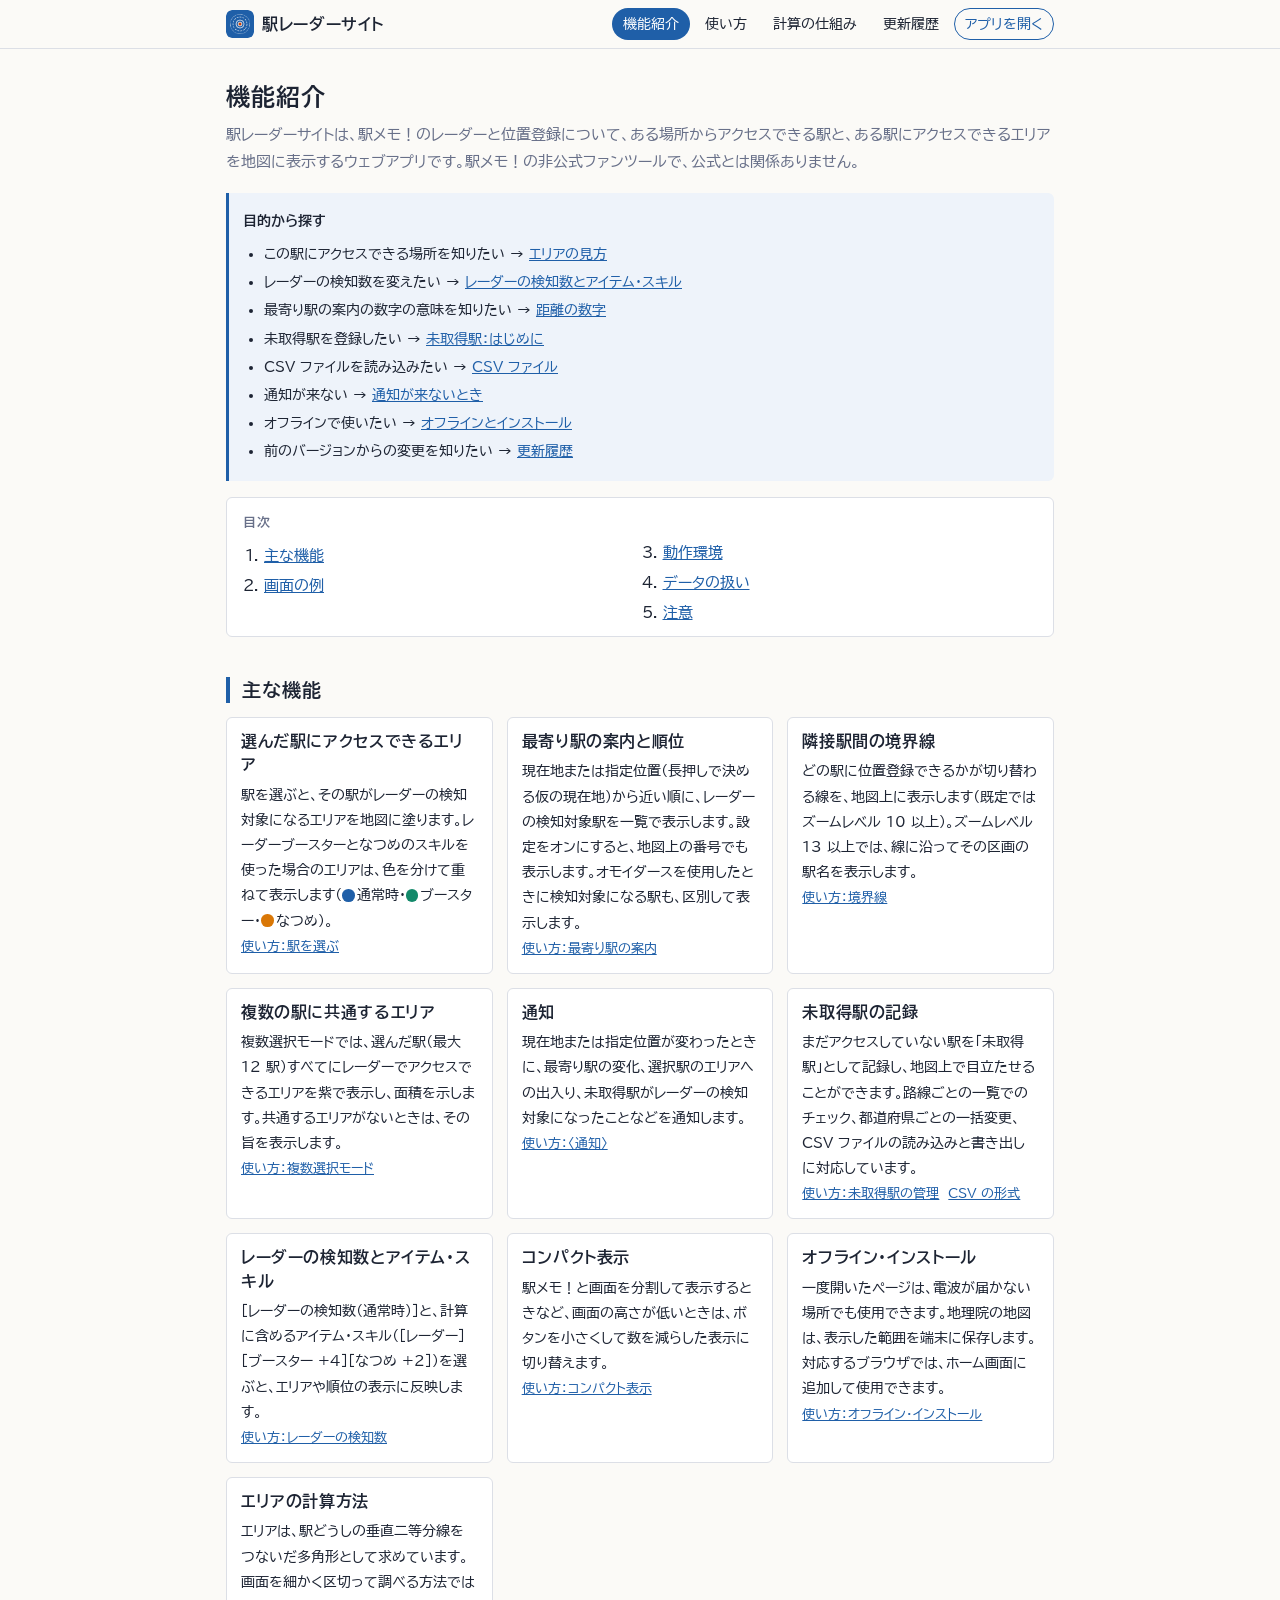
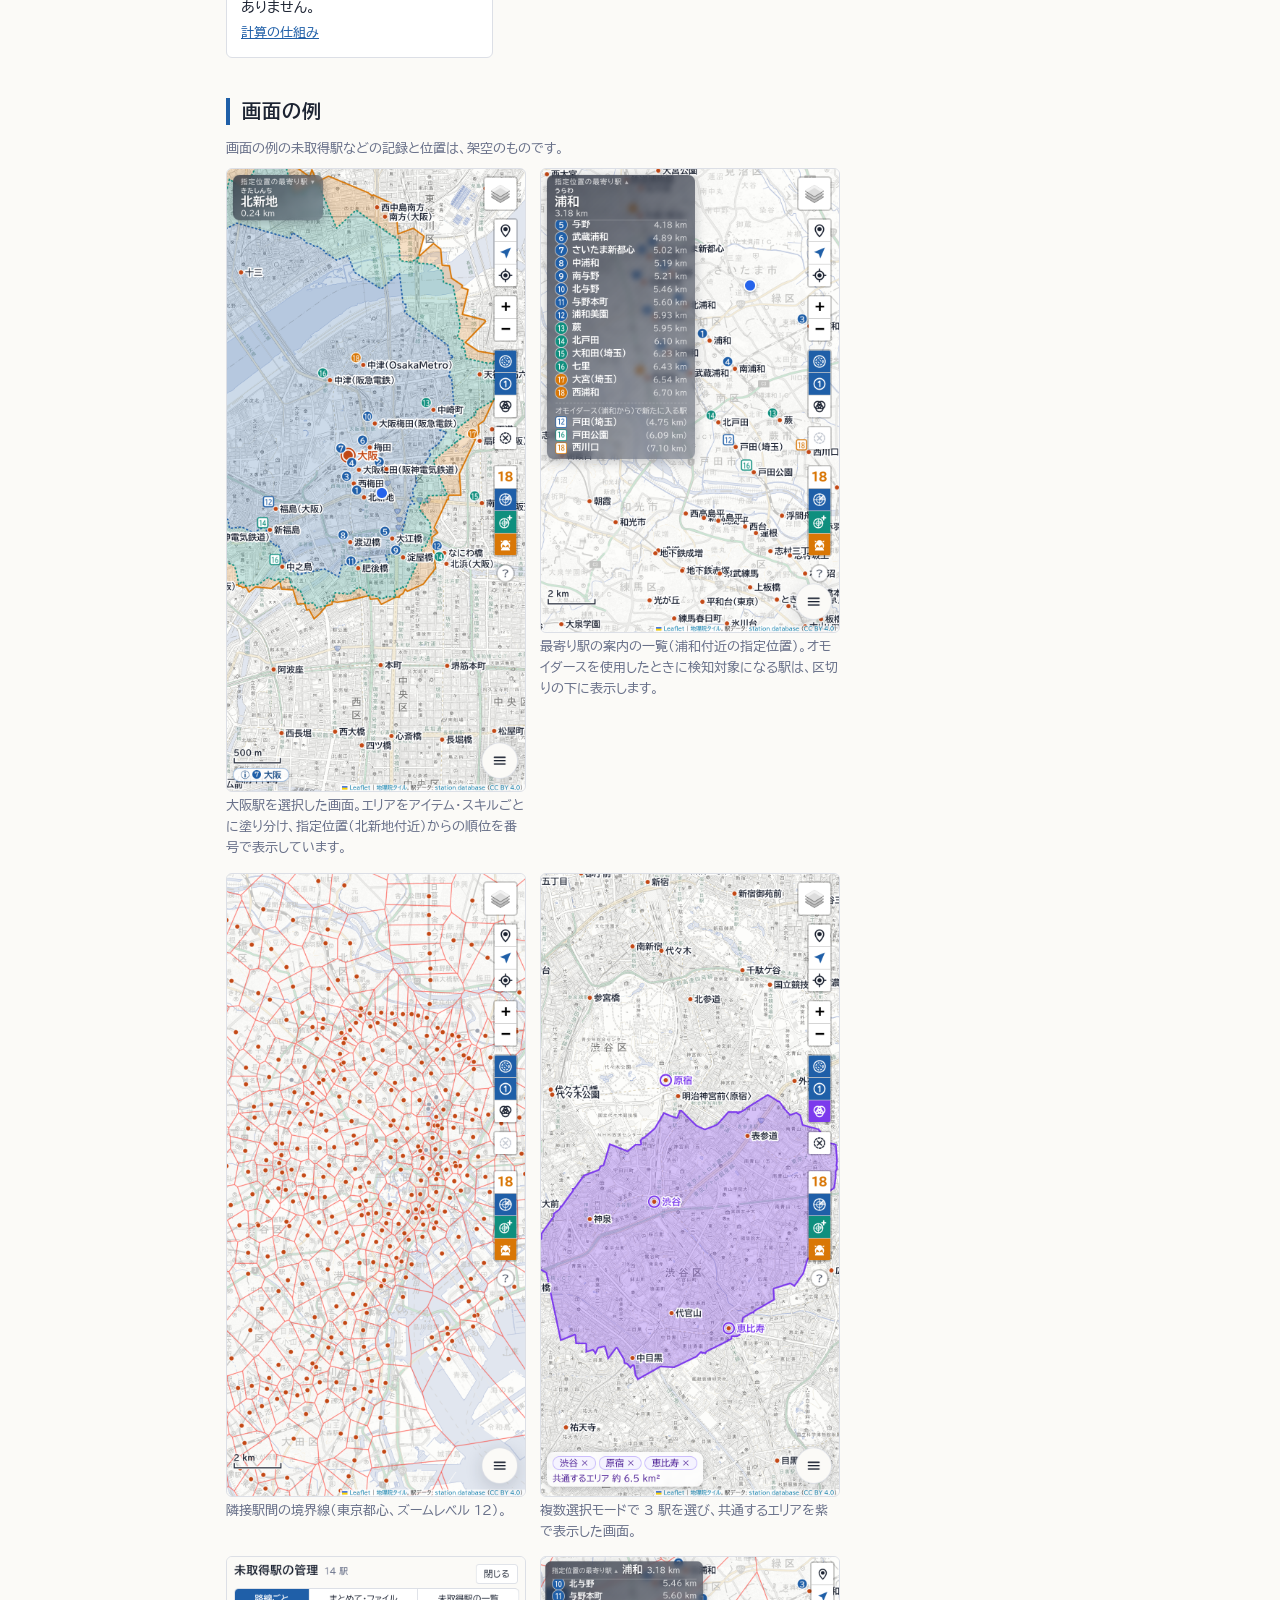
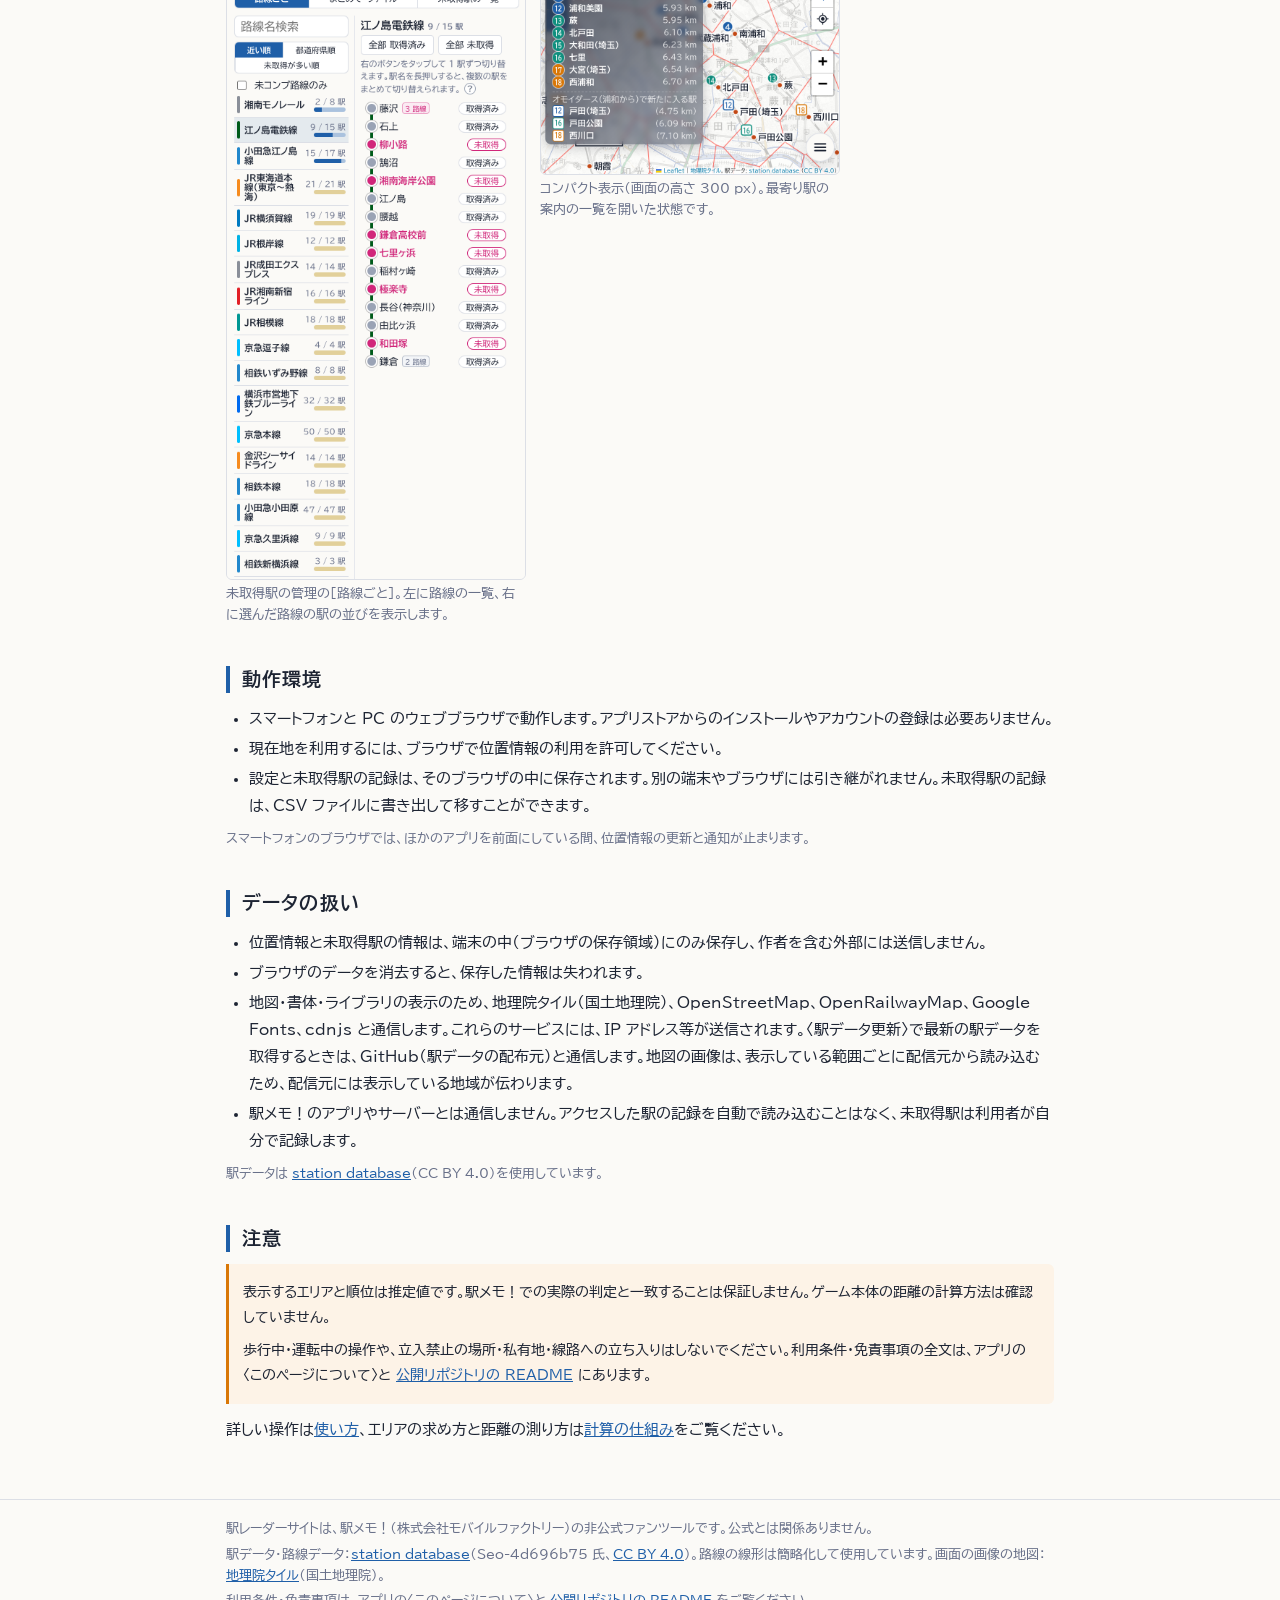
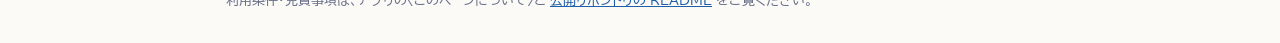
<file: guide/index.html>
<!doctype html>
<html lang="ja">
<head>
<meta charset="utf-8">
<meta name="viewport" content="width=device-width, initial-scale=1">
<title>機能紹介｜駅レーダーサイト</title>
<meta name="description" content="駅レーダーサイトでできることを、主な機能と画面の例で紹介します。">
<link rel="icon" href="../icons/icon-192.png">
<link rel="preconnect" href="https://fonts.googleapis.com">
<link rel="preconnect" href="https://fonts.gstatic.com" crossorigin>
<link rel="stylesheet" href="https://fonts.googleapis.com/css2?family=BIZ+UDPGothic:wght@400;700&family=BIZ+UDGothic&display=swap">
<link rel="stylesheet" href="guide.css">
</head>
<body>
<header class="g-head"><div class="in">
  <a class="g-brand" href="./"><img src="../icons/icon-192.png" alt=""><span>駅レーダーサイト</span></a>
  <nav class="g-nav" aria-label="説明のページ">
    <a href="./" aria-current="page">機能紹介</a>
    <a href="manual.html">使い方</a>
    <a href="logic.html">計算の仕組み</a>
    <a href="changes.html">更新履歴</a>
    <a class="app" href="../">アプリを開く</a>
  </nav>
</div></header>
<main>
<h1>機能紹介</h1>
<p class="lead">駅レーダーサイトは、駅メモ！のレーダーと位置登録について、ある場所からアクセスできる駅と、ある駅にアクセスできるエリアを地図に表示するウェブアプリです。駅メモ！の非公式ファンツールで、公式とは関係ありません。</p>

<div class="box">
  <p><b>目的から探す</b></p>
  <ul>
    <li>この駅にアクセスできる場所を知りたい → <a href="manual.html#map-area">エリアの見方</a></li>
    <li>レーダーの検知数を変えたい → <a href="manual.html#map-radar">レーダーの検知数とアイテム・スキル</a></li>
    <li>最寄り駅の案内の数字の意味を知りたい → <a href="manual.html#map-distance">距離の数字</a></li>
    <li>未取得駅を登録したい → <a href="manual.html#ua-start">未取得駅：はじめに</a></li>
    <li>CSV ファイルを読み込みたい → <a href="manual.html#ua-csv">CSV ファイル</a></li>
    <li>通知が来ない → <a href="manual.html#notif-trouble">通知が来ないとき</a></li>
    <li>オフラインで使いたい → <a href="manual.html#offline">オフラインとインストール</a></li>
    <li>前のバージョンからの変更を知りたい → <a href="changes.html">更新履歴</a></li>
  </ul>
</div>

<nav class="toc" aria-label="このページの目次">
  <b>目次</b>
  <ol>
    <li><a href="#features">主な機能</a></li>
    <li><a href="#screens">画面の例</a></li>
    <li><a href="#environment">動作環境</a></li>
    <li><a href="#data">データの扱い</a></li>
    <li><a href="#notes">注意</a></li>
  </ol>
</nav>

<h2 id="features">主な機能</h2>
<div class="cards">
  <div class="card">
    <h3>選んだ駅にアクセスできるエリア</h3>
    <p>駅を選ぶと、その駅がレーダーの検知対象になるエリアを地図に塗ります。レーダーブースターとなつめのスキルを使った場合のエリアは、色を分けて重ねて表示します（<span class="chip t0"></span>通常時・<span class="chip t1"></span>ブースター・<span class="chip t2"></span>なつめ）。</p>
    <p><a class="more" href="manual.html#map-select">使い方：駅を選ぶ</a></p>
  </div>
  <div class="card">
    <h3>最寄り駅の案内と順位</h3>
    <p>現在地または指定位置（長押しで決める仮の現在地）から近い順に、レーダーの検知対象駅を一覧で表示します。設定をオンにすると、地図上の番号でも表示します。オモイダースを使用したときに検知対象になる駅も、区別して表示します。</p>
    <p><a class="more" href="manual.html#map-near">使い方：最寄り駅の案内</a></p>
  </div>
  <div class="card">
    <h3>隣接駅間の境界線</h3>
    <p>どの駅に位置登録できるかが切り替わる線を、地図上に表示します（既定ではズームレベル 10 以上）。ズームレベル 13 以上では、線に沿ってその区画の駅名を表示します。</p>
    <p><a class="more" href="manual.html#map-vor">使い方：境界線</a></p>
  </div>
  <div class="card">
    <h3>複数の駅に共通するエリア</h3>
    <p>複数選択モードでは、選んだ駅（最大 12 駅）すべてにレーダーでアクセスできるエリアを紫で表示し、面積を示します。共通するエリアがないときは、その旨を表示します。</p>
    <p><a class="more" href="manual.html#map-group">使い方：複数選択モード</a></p>
  </div>
  <div class="card">
    <h3>通知</h3>
    <p>現在地または指定位置が変わったときに、最寄り駅の変化、選択駅のエリアへの出入り、未取得駅がレーダーの検知対象になったことなどを通知します。</p>
    <p><a class="more" href="manual.html#set-notif">使い方：〈通知〉</a></p>
  </div>
  <div class="card">
    <h3>未取得駅の記録</h3>
    <p>まだアクセスしていない駅を「未取得駅」として記録し、地図上で目立たせることができます。路線ごとの一覧でのチェック、都道府県ごとの一括変更、CSV ファイルの読み込みと書き出しに対応しています。</p>
    <p><a class="more" href="manual.html#ua">使い方：未取得駅の管理</a>　<a class="more" href="manual.html#ua-csv">CSV の形式</a></p>
  </div>
  <div class="card">
    <h3>レーダーの検知数とアイテム・スキル</h3>
    <p>［レーダーの検知数（通常時）］と、計算に含めるアイテム・スキル（［レーダー］［ブースター +4］［なつめ +2］）を選ぶと、エリアや順位の表示に反映します。</p>
    <p><a class="more" href="manual.html#map-radar">使い方：レーダーの検知数</a></p>
  </div>
  <div class="card">
    <h3>コンパクト表示</h3>
    <p>駅メモ！と画面を分割して表示するときなど、画面の高さが低いときは、ボタンを小さくして数を減らした表示に切り替えます。</p>
    <p><a class="more" href="manual.html#map-compact">使い方：コンパクト表示</a></p>
  </div>
  <div class="card">
    <h3>オフライン・インストール</h3>
    <p>一度開いたページは、電波が届かない場所でも使用できます。地理院の地図は、表示した範囲を端末に保存します。対応するブラウザでは、ホーム画面に追加して使用できます。</p>
    <p><a class="more" href="manual.html#offline">使い方：オフライン・インストール</a></p>
  </div>
  <div class="card">
    <h3>エリアの計算方法</h3>
    <p>エリアは、駅どうしの垂直二等分線をつないだ多角形として求めています。画面を細かく区切って調べる方法ではありません。</p>
    <p><a class="more" href="logic.html">計算の仕組み</a></p>
  </div>
</div>

<h2 id="screens">画面の例</h2>
<p class="note">画面の例の未取得駅などの記録と位置は、架空のものです。</p>
<div class="figs">
  <figure>
    <img src="img/f-overview.webp" alt="大阪駅を選択し、アイテム・スキルごとに塗り分けたエリアと、順位の番号を表示した地図" loading="lazy">
    <figcaption>大阪駅を選択した画面。エリアをアイテム・スキルごとに塗り分け、指定位置（北新地付近）からの順位を番号で表示しています。</figcaption>
  </figure>
  <figure>
    <img src="img/f-near.webp" alt="最寄り駅の案内を開き、順位の一覧を表示した画面" loading="lazy">
    <figcaption>最寄り駅の案内の一覧（浦和付近の指定位置）。オモイダースを使用したときに検知対象になる駅は、区切りの下に表示します。</figcaption>
  </figure>
  <figure>
    <img src="img/f-vor-tokyo.webp" alt="東京都心の隣接駅間の境界線" loading="lazy">
    <figcaption>隣接駅間の境界線（東京都心、ズームレベル 12）。</figcaption>
  </figure>
  <figure>
    <img src="img/f-group.webp" alt="3 駅に共通するエリアを紫で表示した地図" loading="lazy">
    <figcaption>複数選択モードで 3 駅を選び、共通するエリアを紫で表示した画面。</figcaption>
  </figure>
  <figure>
    <img src="img/f-lines.webp" alt="未取得駅の管理の路線ごとの一覧と駅の並び" loading="lazy">
    <figcaption>未取得駅の管理の［路線ごと］。左に路線の一覧、右に選んだ路線の駅の並びを表示します。</figcaption>
  </figure>
  <figure>
    <img src="img/f-compact.webp" alt="高さの低い画面でのコンパクト表示" loading="lazy">
    <figcaption>コンパクト表示（画面の高さ 300 px）。最寄り駅の案内の一覧を開いた状態です。</figcaption>
  </figure>
</div>

<h2 id="environment">動作環境</h2>
<ul>
  <li>スマートフォンと PC のウェブブラウザで動作します。アプリストアからのインストールやアカウントの登録は必要ありません。</li>
  <li>現在地を利用するには、ブラウザで位置情報の利用を許可してください。</li>
  <li>設定と未取得駅の記録は、そのブラウザの中に保存されます。別の端末やブラウザには引き継がれません。未取得駅の記録は、CSV ファイルに書き出して移すことができます。</li>
</ul>
<p class="note">スマートフォンのブラウザでは、ほかのアプリを前面にしている間、位置情報の更新と通知が止まります。</p>

<h2 id="data">データの扱い</h2>
<ul>
  <li>位置情報と未取得駅の情報は、端末の中（ブラウザの保存領域）にのみ保存し、作者を含む外部には送信しません。</li>
  <li>ブラウザのデータを消去すると、保存した情報は失われます。</li>
  <li>地図・書体・ライブラリの表示のため、地理院タイル（国土地理院）、OpenStreetMap、OpenRailwayMap、Google Fonts、cdnjs と通信します。これらのサービスには、IP アドレス等が送信されます。〈駅データ更新〉で最新の駅データを取得するときは、GitHub（駅データの配布元）と通信します。地図の画像は、表示している範囲ごとに配信元から読み込むため、配信元には表示している地域が伝わります。</li>
  <li>駅メモ！のアプリやサーバーとは通信しません。アクセスした駅の記録を自動で読み込むことはなく、未取得駅は利用者が自分で記録します。</li>
</ul>
<p class="note">駅データは <a href="https://github.com/Seo-4d696b75/station_database">station_database</a>（CC BY 4.0）を使用しています。</p>

<h2 id="notes">注意</h2>
<div class="box warn">
  <p>表示するエリアと順位は推定値です。駅メモ！での実際の判定と一致することは保証しません。ゲーム本体の距離の計算方法は確認していません。</p>
  <p>歩行中・運転中の操作や、立入禁止の場所・私有地・線路への立ち入りはしないでください。利用条件・免責事項の全文は、アプリの〈このページについて〉と <a href="https://github.com/hinoharu/eki-radar">公開リポジトリの README</a> にあります。</p>
</div>
<p>詳しい操作は<a href="manual.html">使い方</a>、エリアの求め方と距離の測り方は<a href="logic.html">計算の仕組み</a>をご覧ください。</p>
</main>
<footer class="g-foot"><div class="in">
  <p>駅レーダーサイトは、駅メモ！（株式会社モバイルファクトリー）の非公式ファンツールです。公式とは関係ありません。</p>
  <p>駅データ・路線データ：<a href="https://github.com/Seo-4d696b75/station_database">station_database</a>（Seo-4d696b75 氏、<a href="https://creativecommons.org/licenses/by/4.0/deed.ja">CC BY 4.0</a>）。路線の線形は簡略化して使用しています。画面の画像の地図：<a href="https://maps.gsi.go.jp/development/ichiran.html">地理院タイル</a>（国土地理院）。</p>
  <p>利用条件・免責事項は、アプリの〈このページについて〉と <a href="https://github.com/hinoharu/eki-radar">公開リポジトリの README</a> をご覧ください。</p>
</div></footer>
</body>
</html>
</file>
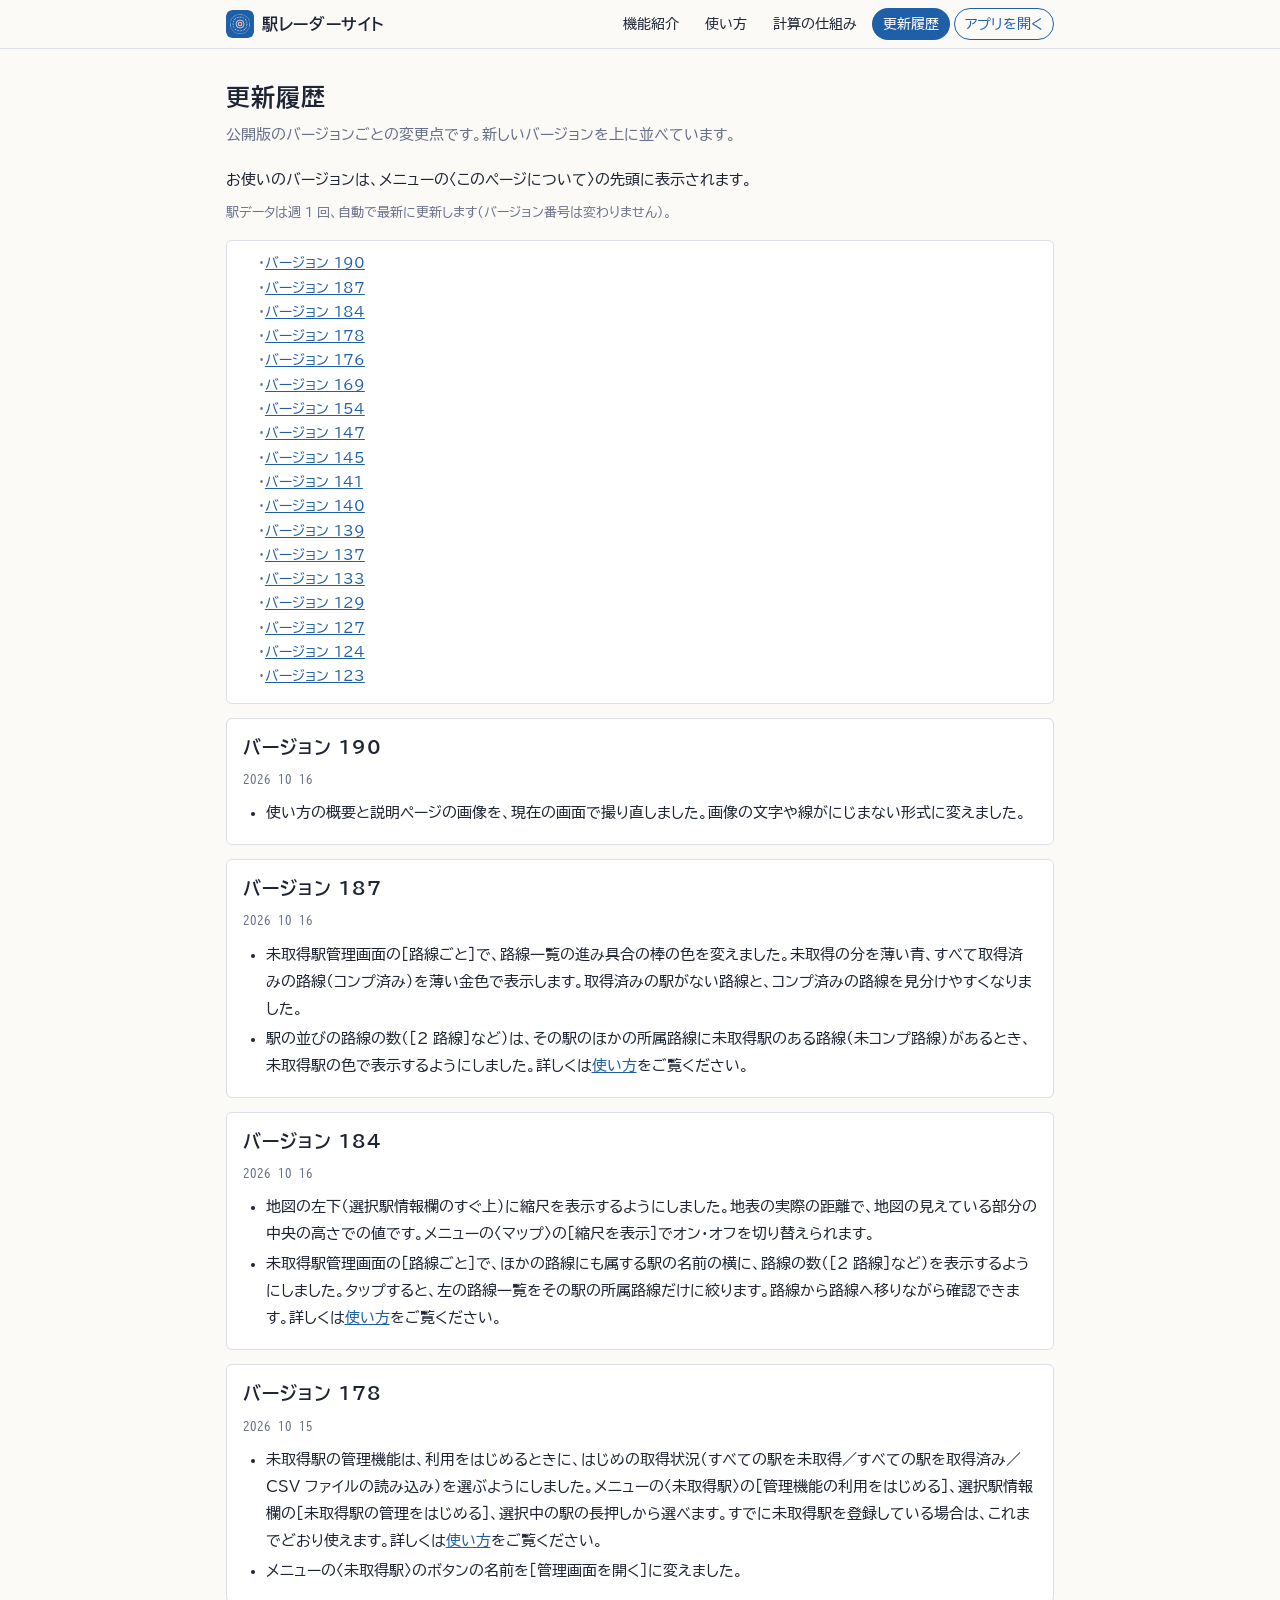
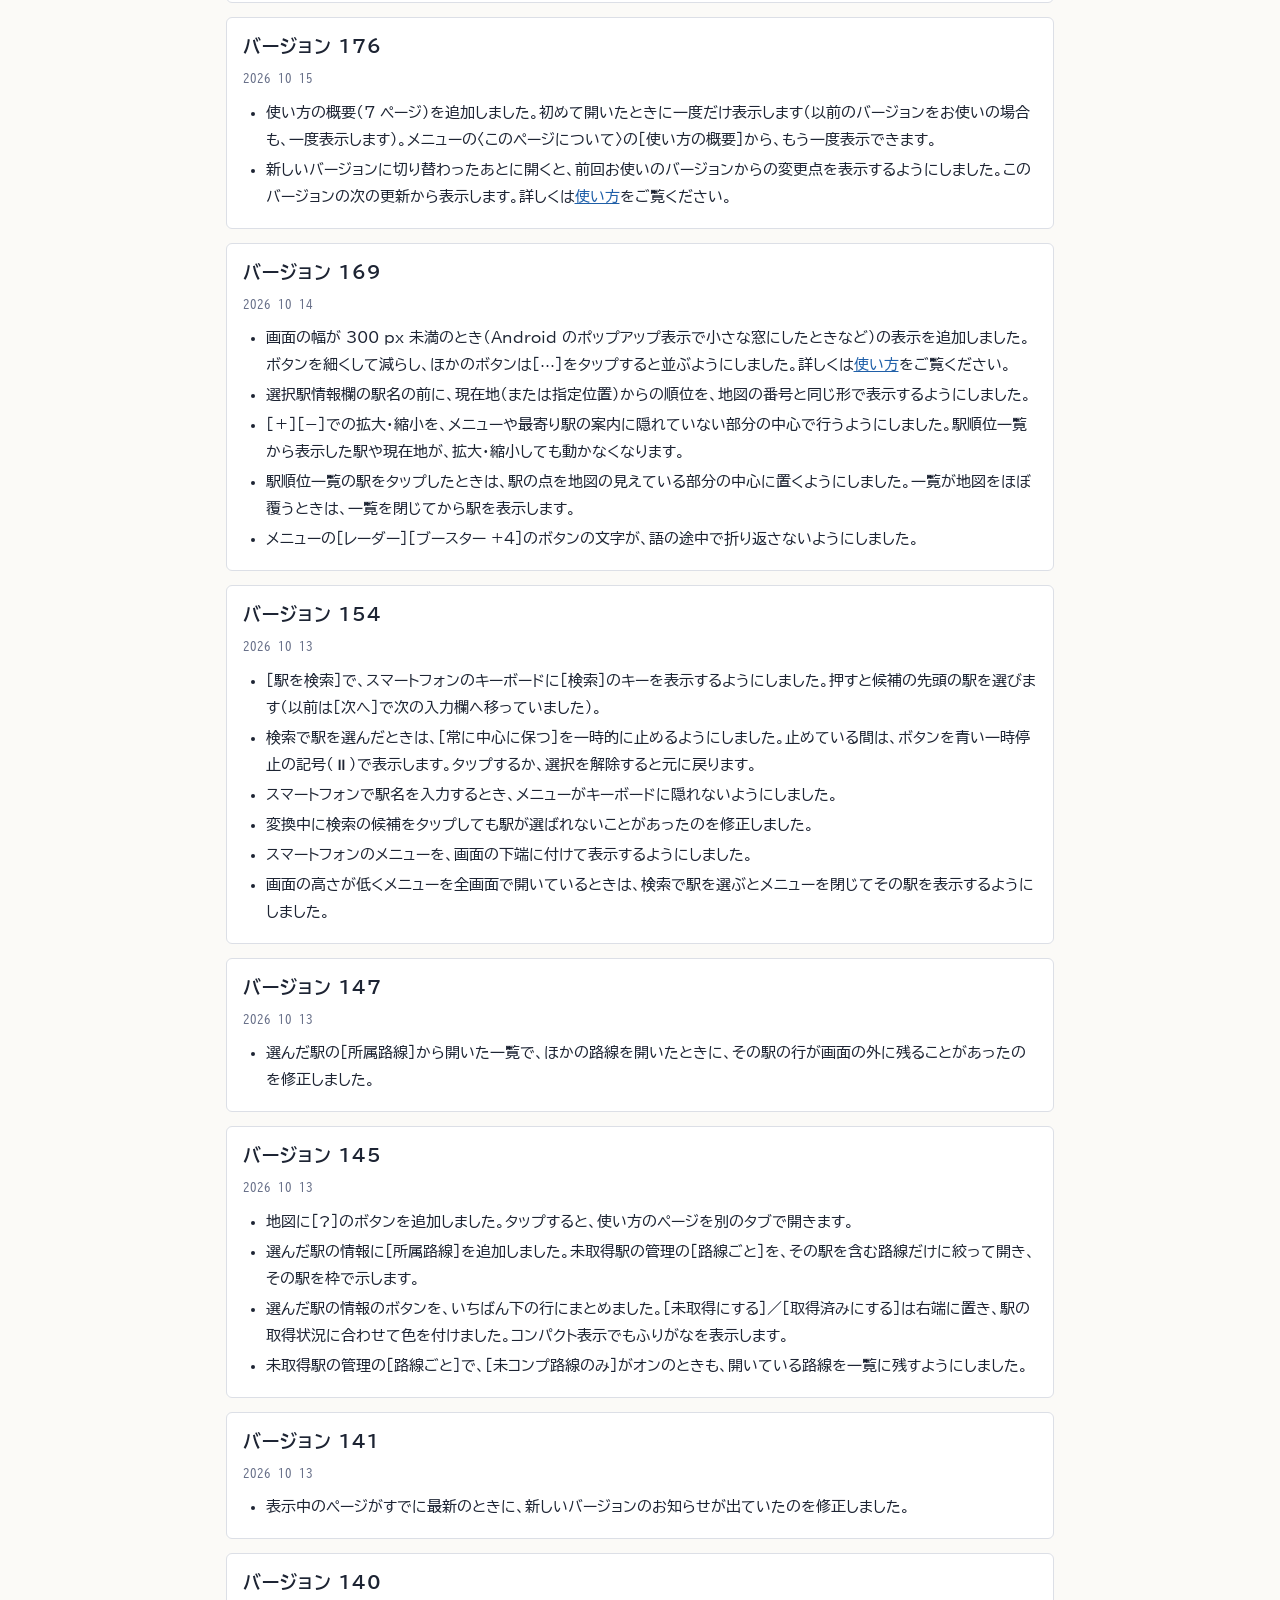
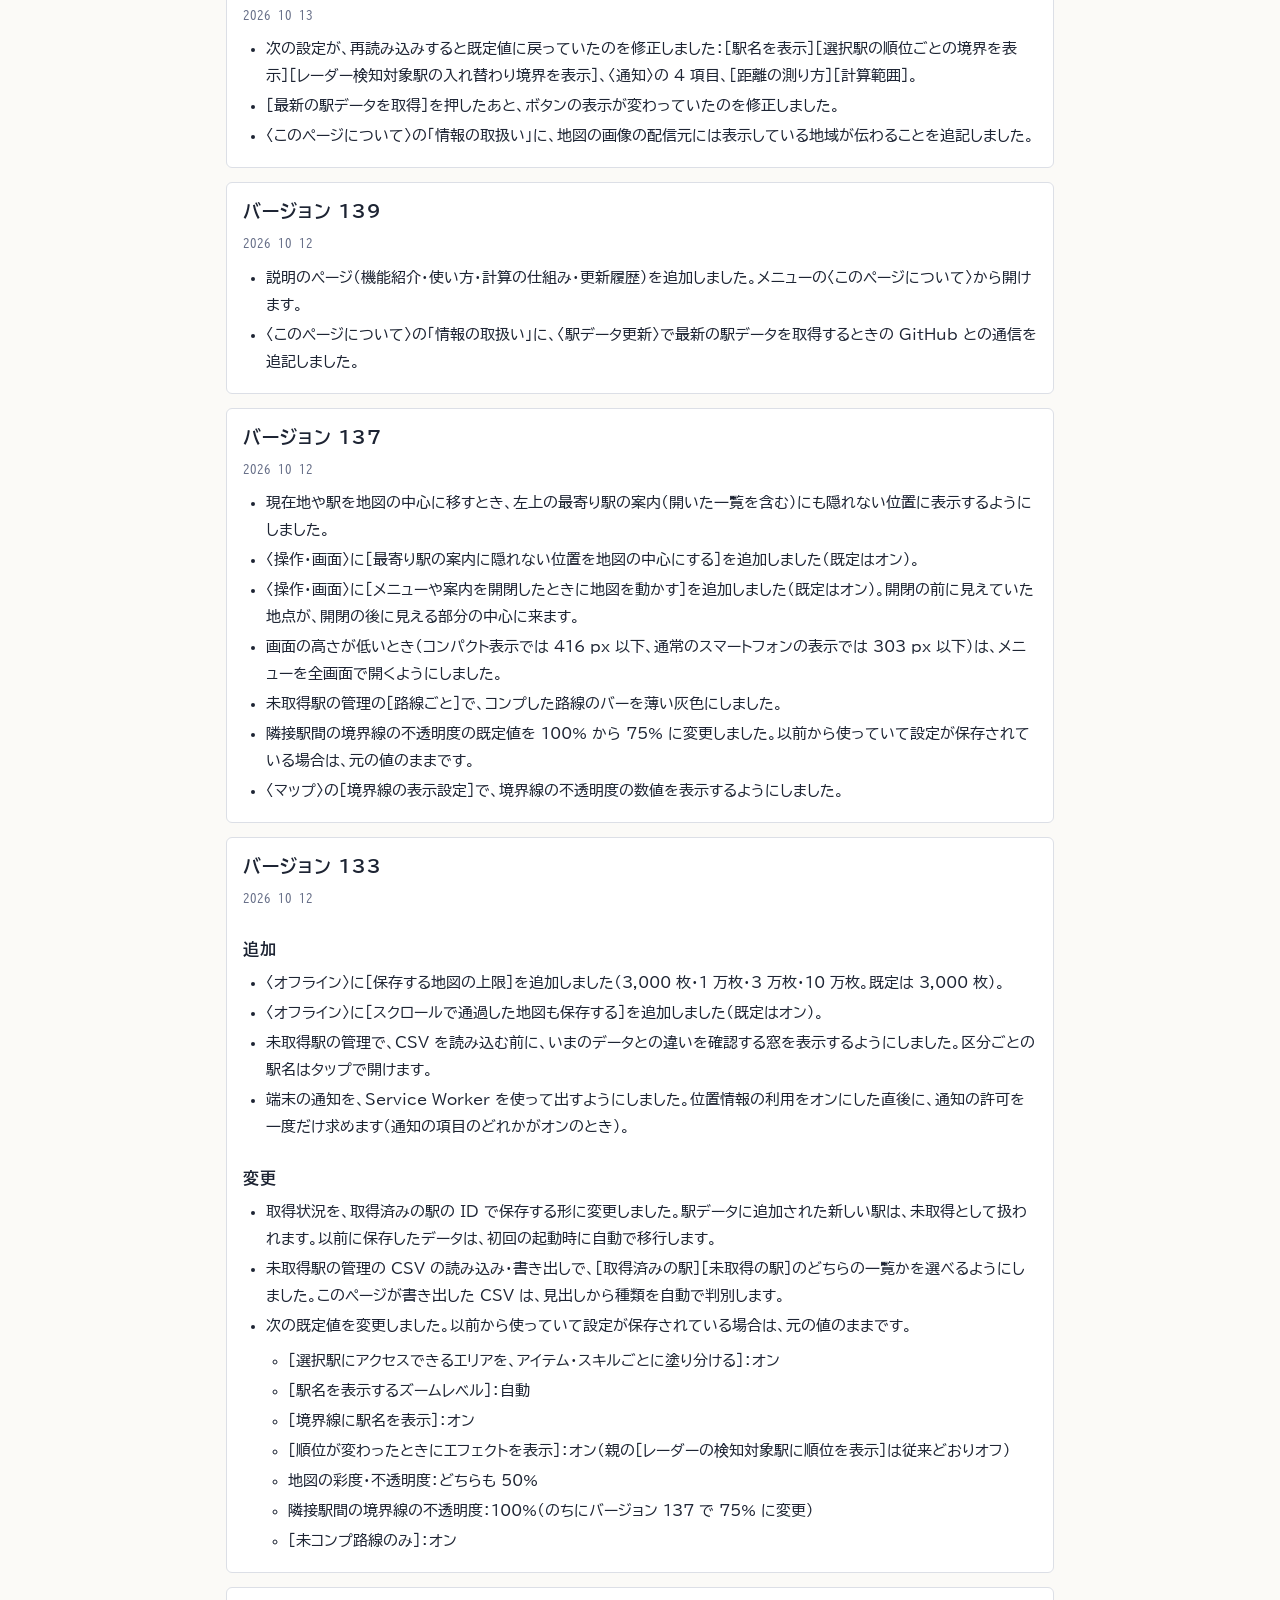
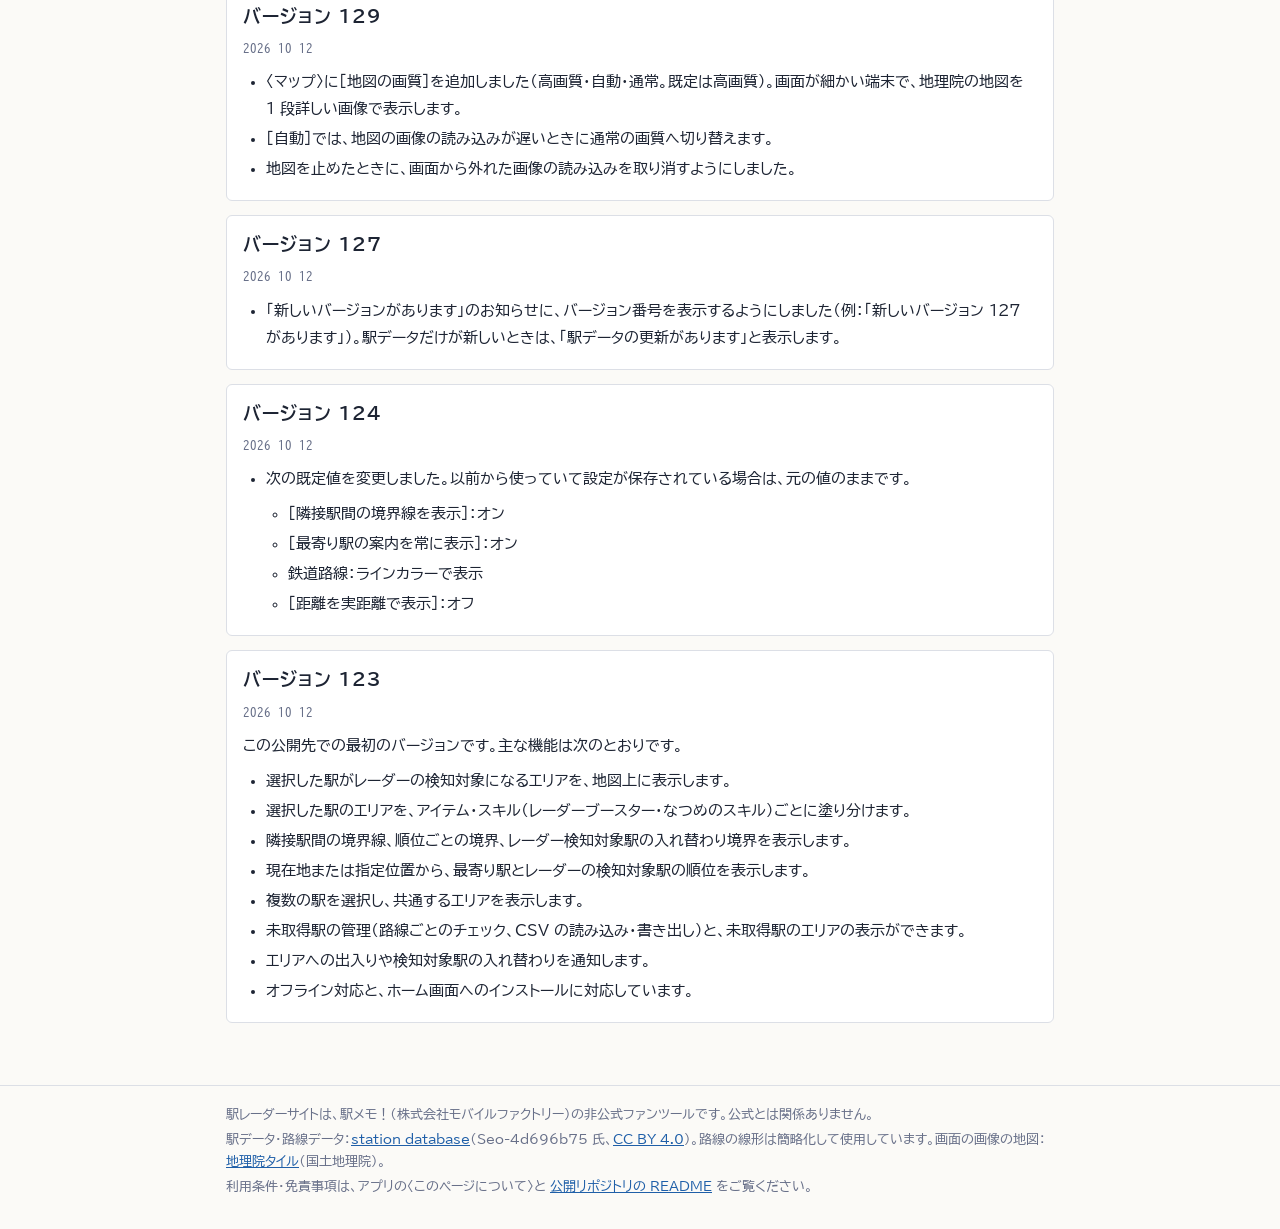
<file: guide/changes.html>
<!doctype html>
<html lang="ja">
<head>
<meta charset="utf-8">
<meta name="viewport" content="width=device-width, initial-scale=1">
<title>更新履歴｜駅レーダーサイト</title>
<meta name="description" content="駅レーダーサイトの公開版のバージョンごとの変更点です。">
<link rel="icon" href="../icons/icon-192.png">
<link rel="preconnect" href="https://fonts.googleapis.com">
<link rel="preconnect" href="https://fonts.gstatic.com" crossorigin>
<link rel="stylesheet" href="https://fonts.googleapis.com/css2?family=BIZ+UDPGothic:wght@400;700&family=BIZ+UDGothic&display=swap">
<link rel="stylesheet" href="guide.css">
</head>
<body>
<header class="g-head"><div class="in">
  <a class="g-brand" href="./"><img src="../icons/icon-192.png" alt=""><span>駅レーダーサイト</span></a>
  <nav class="g-nav" aria-label="説明のページ">
    <a href="./">機能紹介</a>
    <a href="manual.html">使い方</a>
    <a href="logic.html">計算の仕組み</a>
    <a href="changes.html" aria-current="page">更新履歴</a>
    <a class="app" href="../">アプリを開く</a>
  </nav>
</div></header>
<main>
<h1>更新履歴</h1>
<p class="lead">公開版のバージョンごとの変更点です。新しいバージョンを上に並べています。</p>
<p>お使いのバージョンは、メニューの〈このページについて〉の先頭に表示されます。</p>
<p class="note">駅データは週 1 回、自動で最新に更新します（バージョン番号は変わりません）。</p>
<nav class="toc" aria-label="バージョン">
<ul>
<li><a href="#v190">バージョン 190</a></li>
<li><a href="#v187">バージョン 187</a></li>
<li><a href="#v184">バージョン 184</a></li>
<li><a href="#v178">バージョン 178</a></li>
<li><a href="#v176">バージョン 176</a></li>
<li><a href="#v169">バージョン 169</a></li>
<li><a href="#v154">バージョン 154</a></li>
<li><a href="#v147">バージョン 147</a></li>
<li><a href="#v145">バージョン 145</a></li>
<li><a href="#v141">バージョン 141</a></li>
<li><a href="#v140">バージョン 140</a></li>
<li><a href="#v139">バージョン 139</a></li>
<li><a href="#v137">バージョン 137</a></li>
<li><a href="#v133">バージョン 133</a></li>
<li><a href="#v129">バージョン 129</a></li>
<li><a href="#v127">バージョン 127</a></li>
<li><a href="#v124">バージョン 124</a></li>
<li><a href="#v123">バージョン 123</a></li>
</ul>
</nav>

<section class="ver">
<h2 id="v190">バージョン 190</h2>
<p class="date">2026-10-16</p>
<ul>
<li>使い方の概要と説明ページの画像を、現在の画面で撮り直しました。画像の文字や線がにじまない形式に変えました。</li>
</ul>
</section>

<section class="ver">
<h2 id="v187">バージョン 187</h2>
<p class="date">2026-10-16</p>
<ul>
<li>未取得駅管理画面の［路線ごと］で、路線一覧の進み具合の棒の色を変えました。未取得の分を薄い青、すべて取得済みの路線（コンプ済み）を薄い金色で表示します。取得済みの駅がない路線と、コンプ済みの路線を見分けやすくなりました。</li>
<li>駅の並びの路線の数（［2 路線］など）は、その駅のほかの所属路線に未取得駅のある路線（未コンプ路線）があるとき、未取得駅の色で表示するようにしました。詳しくは<a href="manual.html#ua-lines">使い方</a>をご覧ください。</li>
</ul>
</section>

<section class="ver">
<h2 id="v184">バージョン 184</h2>
<p class="date">2026-10-16</p>
<ul>
<li>地図の左下（選択駅情報欄のすぐ上）に縮尺を表示するようにしました。地表の実際の距離で、地図の見えている部分の中央の高さでの値です。メニューの〈マップ〉の［縮尺を表示］でオン・オフを切り替えられます。</li>
<li>未取得駅管理画面の［路線ごと］で、ほかの路線にも属する駅の名前の横に、路線の数（［2 路線］など）を表示するようにしました。タップすると、左の路線一覧をその駅の所属路線だけに絞ります。路線から路線へ移りながら確認できます。詳しくは<a href="manual.html#ua-lines">使い方</a>をご覧ください。</li>
</ul>
</section>

<section class="ver">
<h2 id="v178">バージョン 178</h2>
<p class="date">2026-10-15</p>
<ul>
<li>未取得駅の管理機能は、利用をはじめるときに、はじめの取得状況（すべての駅を未取得／すべての駅を取得済み／CSV ファイルの読み込み）を選ぶようにしました。メニューの〈未取得駅〉の［管理機能の利用をはじめる］、選択駅情報欄の［未取得駅の管理をはじめる］、選択中の駅の長押しから選べます。すでに未取得駅を登録している場合は、これまでどおり使えます。詳しくは<a href="manual.html#ua-start">使い方</a>をご覧ください。</li>
<li>メニューの〈未取得駅〉のボタンの名前を［管理画面を開く］に変えました。</li>
</ul>
</section>

<section class="ver">
<h2 id="v176">バージョン 176</h2>
<p class="date">2026-10-15</p>
<ul>
<li>使い方の概要（7 ページ）を追加しました。初めて開いたときに一度だけ表示します（以前のバージョンをお使いの場合も、一度表示します）。メニューの〈このページについて〉の［使い方の概要］から、もう一度表示できます。</li>
<li>新しいバージョンに切り替わったあとに開くと、前回お使いのバージョンからの変更点を表示するようにしました。このバージョンの次の更新から表示します。詳しくは<a href="manual.html#offline-update">使い方</a>をご覧ください。</li>
</ul>
</section>

<section class="ver">
<h2 id="v169">バージョン 169</h2>
<p class="date">2026-10-14</p>
<ul>
<li>画面の幅が 300 px 未満のとき（Android のポップアップ表示で小さな窓にしたときなど）の表示を追加しました。ボタンを細くして減らし、ほかのボタンは［⋯］をタップすると並ぶようにしました。詳しくは<a href="manual.html#map-mini">使い方</a>をご覧ください。</li>
<li>選択駅情報欄の駅名の前に、現在地（または指定位置）からの順位を、地図の番号と同じ形で表示するようにしました。</li>
<li>［＋］［−］での拡大・縮小を、メニューや最寄り駅の案内に隠れていない部分の中心で行うようにしました。駅順位一覧から表示した駅や現在地が、拡大・縮小しても動かなくなります。</li>
<li>駅順位一覧の駅をタップしたときは、駅の点を地図の見えている部分の中心に置くようにしました。一覧が地図をほぼ覆うときは、一覧を閉じてから駅を表示します。</li>
<li>メニューの［レーダー］［ブースター +4］のボタンの文字が、語の途中で折り返さないようにしました。</li>
</ul>
</section>

<section class="ver">
<h2 id="v154">バージョン 154</h2>
<p class="date">2026-10-13</p>
<ul>
<li>［駅を検索］で、スマートフォンのキーボードに［検索］のキーを表示するようにしました。押すと候補の先頭の駅を選びます（以前は［次へ］で次の入力欄へ移っていました）。</li>
<li>検索で駅を選んだときは、［常に中心に保つ］を一時的に止めるようにしました。止めている間は、ボタンを青い一時停止の記号（⏸）で表示します。タップするか、選択を解除すると元に戻ります。</li>
<li>スマートフォンで駅名を入力するとき、メニューがキーボードに隠れないようにしました。</li>
<li>変換中に検索の候補をタップしても駅が選ばれないことがあったのを修正しました。</li>
<li>スマートフォンのメニューを、画面の下端に付けて表示するようにしました。</li>
<li>画面の高さが低くメニューを全画面で開いているときは、検索で駅を選ぶとメニューを閉じてその駅を表示するようにしました。</li>
</ul>
</section>

<section class="ver">
<h2 id="v147">バージョン 147</h2>
<p class="date">2026-10-13</p>
<ul>
<li>選んだ駅の［所属路線］から開いた一覧で、ほかの路線を開いたときに、その駅の行が画面の外に残ることがあったのを修正しました。</li>
</ul>
</section>

<section class="ver">
<h2 id="v145">バージョン 145</h2>
<p class="date">2026-10-13</p>
<ul>
<li>地図に［?］のボタンを追加しました。タップすると、使い方のページを別のタブで開きます。</li>
<li>選んだ駅の情報に［所属路線］を追加しました。未取得駅の管理の［路線ごと］を、その駅を含む路線だけに絞って開き、その駅を枠で示します。</li>
<li>選んだ駅の情報のボタンを、いちばん下の行にまとめました。［未取得にする］／［取得済みにする］は右端に置き、駅の取得状況に合わせて色を付けました。コンパクト表示でもふりがなを表示します。</li>
<li>未取得駅の管理の［路線ごと］で、［未コンプ路線のみ］がオンのときも、開いている路線を一覧に残すようにしました。</li>
</ul>
</section>

<section class="ver">
<h2 id="v141">バージョン 141</h2>
<p class="date">2026-10-13</p>
<ul>
<li>表示中のページがすでに最新のときに、新しいバージョンのお知らせが出ていたのを修正しました。</li>
</ul>
</section>

<section class="ver">
<h2 id="v140">バージョン 140</h2>
<p class="date">2026-10-13</p>
<ul>
<li>次の設定が、再読み込みすると既定値に戻っていたのを修正しました：［駅名を表示］［選択駅の順位ごとの境界を表示］［レーダー検知対象駅の入れ替わり境界を表示］、〈通知〉の 4 項目、［距離の測り方］［計算範囲］。</li>
<li>［最新の駅データを取得］を押したあと、ボタンの表示が変わっていたのを修正しました。</li>
<li>〈このページについて〉の「情報の取扱い」に、地図の画像の配信元には表示している地域が伝わることを追記しました。</li>
</ul>
</section>

<section class="ver">
<h2 id="v139">バージョン 139</h2>
<p class="date">2026-10-12</p>
<ul>
<li>説明のページ（機能紹介・使い方・計算の仕組み・更新履歴）を追加しました。メニューの〈このページについて〉から開けます。</li>
<li>〈このページについて〉の「情報の取扱い」に、〈駅データ更新〉で最新の駅データを取得するときの GitHub との通信を追記しました。</li>
</ul>
</section>

<section class="ver">
<h2 id="v137">バージョン 137</h2>
<p class="date">2026-10-12</p>
<ul>
<li>現在地や駅を地図の中心に移すとき、左上の最寄り駅の案内（開いた一覧を含む）にも隠れない位置に表示するようにしました。</li>
<li>〈操作・画面〉に［最寄り駅の案内に隠れない位置を地図の中心にする］を追加しました（既定はオン）。</li>
<li>〈操作・画面〉に［メニューや案内を開閉したときに地図を動かす］を追加しました（既定はオン）。開閉の前に見えていた地点が、開閉の後に見える部分の中心に来ます。</li>
<li>画面の高さが低いとき（コンパクト表示では 416 px 以下、通常のスマートフォンの表示では 303 px 以下）は、メニューを全画面で開くようにしました。</li>
<li>未取得駅の管理の［路線ごと］で、コンプした路線のバーを薄い灰色にしました。</li>
<li>隣接駅間の境界線の不透明度の既定値を 100% から 75% に変更しました。以前から使っていて設定が保存されている場合は、元の値のままです。</li>
<li>〈マップ〉の［境界線の表示設定］で、境界線の不透明度の数値を表示するようにしました。</li>
</ul>
</section>

<section class="ver">
<h2 id="v133">バージョン 133</h2>
<p class="date">2026-10-12</p>
<h3>追加</h3>
<ul>
<li>〈オフライン〉に［保存する地図の上限］を追加しました（3,000 枚・1 万枚・3 万枚・10 万枚。既定は 3,000 枚）。</li>
<li>〈オフライン〉に［スクロールで通過した地図も保存する］を追加しました（既定はオン）。</li>
<li>未取得駅の管理で、CSV を読み込む前に、いまのデータとの違いを確認する窓を表示するようにしました。区分ごとの駅名はタップで開けます。</li>
<li>端末の通知を、Service Worker を使って出すようにしました。位置情報の利用をオンにした直後に、通知の許可を一度だけ求めます（通知の項目のどれかがオンのとき）。</li>
</ul>
<h3>変更</h3>
<ul>
<li>取得状況を、取得済みの駅の ID で保存する形に変更しました。駅データに追加された新しい駅は、未取得として扱われます。以前に保存したデータは、初回の起動時に自動で移行します。</li>
<li>未取得駅の管理の CSV の読み込み・書き出しで、［取得済みの駅］［未取得の駅］のどちらの一覧かを選べるようにしました。このページが書き出した CSV は、見出しから種類を自動で判別します。</li>
<li>次の既定値を変更しました。以前から使っていて設定が保存されている場合は、元の値のままです。
<ul>
<li>［選択駅にアクセスできるエリアを、アイテム・スキルごとに塗り分ける］：オン</li>
<li>［駅名を表示するズームレベル］：自動</li>
<li>［境界線に駅名を表示］：オン</li>
<li>［順位が変わったときにエフェクトを表示］：オン（親の［レーダーの検知対象駅に順位を表示］は従来どおりオフ）</li>
<li>地図の彩度・不透明度：どちらも 50%</li>
<li>隣接駅間の境界線の不透明度：100%（のちにバージョン 137 で 75% に変更）</li>
<li>［未コンプ路線のみ］：オン</li>
</ul></li>
</ul>
</section>

<section class="ver">
<h2 id="v129">バージョン 129</h2>
<p class="date">2026-10-12</p>
<ul>
<li>〈マップ〉に［地図の画質］を追加しました（高画質・自動・通常。既定は高画質）。画面が細かい端末で、地理院の地図を 1 段詳しい画像で表示します。</li>
<li>［自動］では、地図の画像の読み込みが遅いときに通常の画質へ切り替えます。</li>
<li>地図を止めたときに、画面から外れた画像の読み込みを取り消すようにしました。</li>
</ul>
</section>

<section class="ver">
<h2 id="v127">バージョン 127</h2>
<p class="date">2026-10-12</p>
<ul>
<li>「新しいバージョンがあります」のお知らせに、バージョン番号を表示するようにしました（例：「新しいバージョン 127 があります」）。駅データだけが新しいときは、「駅データの更新があります」と表示します。</li>
</ul>
</section>

<section class="ver">
<h2 id="v124">バージョン 124</h2>
<p class="date">2026-10-12</p>
<ul>
<li>次の既定値を変更しました。以前から使っていて設定が保存されている場合は、元の値のままです。
<ul>
<li>［隣接駅間の境界線を表示］：オン</li>
<li>［最寄り駅の案内を常に表示］：オン</li>
<li>鉄道路線：ラインカラーで表示</li>
<li>［距離を実距離で表示］：オフ</li>
</ul></li>
</ul>
</section>

<section class="ver">
<h2 id="v123">バージョン 123</h2>
<p class="date">2026-10-12</p>
<p>この公開先での最初のバージョンです。主な機能は次のとおりです。</p>
<ul>
<li>選択した駅がレーダーの検知対象になるエリアを、地図上に表示します。</li>
<li>選択した駅のエリアを、アイテム・スキル（レーダーブースター・なつめのスキル）ごとに塗り分けます。</li>
<li>隣接駅間の境界線、順位ごとの境界、レーダー検知対象駅の入れ替わり境界を表示します。</li>
<li>現在地または指定位置から、最寄り駅とレーダーの検知対象駅の順位を表示します。</li>
<li>複数の駅を選択し、共通するエリアを表示します。</li>
<li>未取得駅の管理（路線ごとのチェック、CSV の読み込み・書き出し）と、未取得駅のエリアの表示ができます。</li>
<li>エリアへの出入りや検知対象駅の入れ替わりを通知します。</li>
<li>オフライン対応と、ホーム画面へのインストールに対応しています。</li>
</ul>
</section>
</main>
<footer class="g-foot"><div class="in">
  <p>駅レーダーサイトは、駅メモ！（株式会社モバイルファクトリー）の非公式ファンツールです。公式とは関係ありません。</p>
  <p>駅データ・路線データ：<a href="https://github.com/Seo-4d696b75/station_database">station_database</a>（Seo-4d696b75 氏、<a href="https://creativecommons.org/licenses/by/4.0/deed.ja">CC BY 4.0</a>）。路線の線形は簡略化して使用しています。画面の画像の地図：<a href="https://maps.gsi.go.jp/development/ichiran.html">地理院タイル</a>（国土地理院）。</p>
  <p>利用条件・免責事項は、アプリの〈このページについて〉と <a href="https://github.com/hinoharu/eki-radar">公開リポジトリの README</a> をご覧ください。</p>
</div></footer>
</body>
</html>
</file>
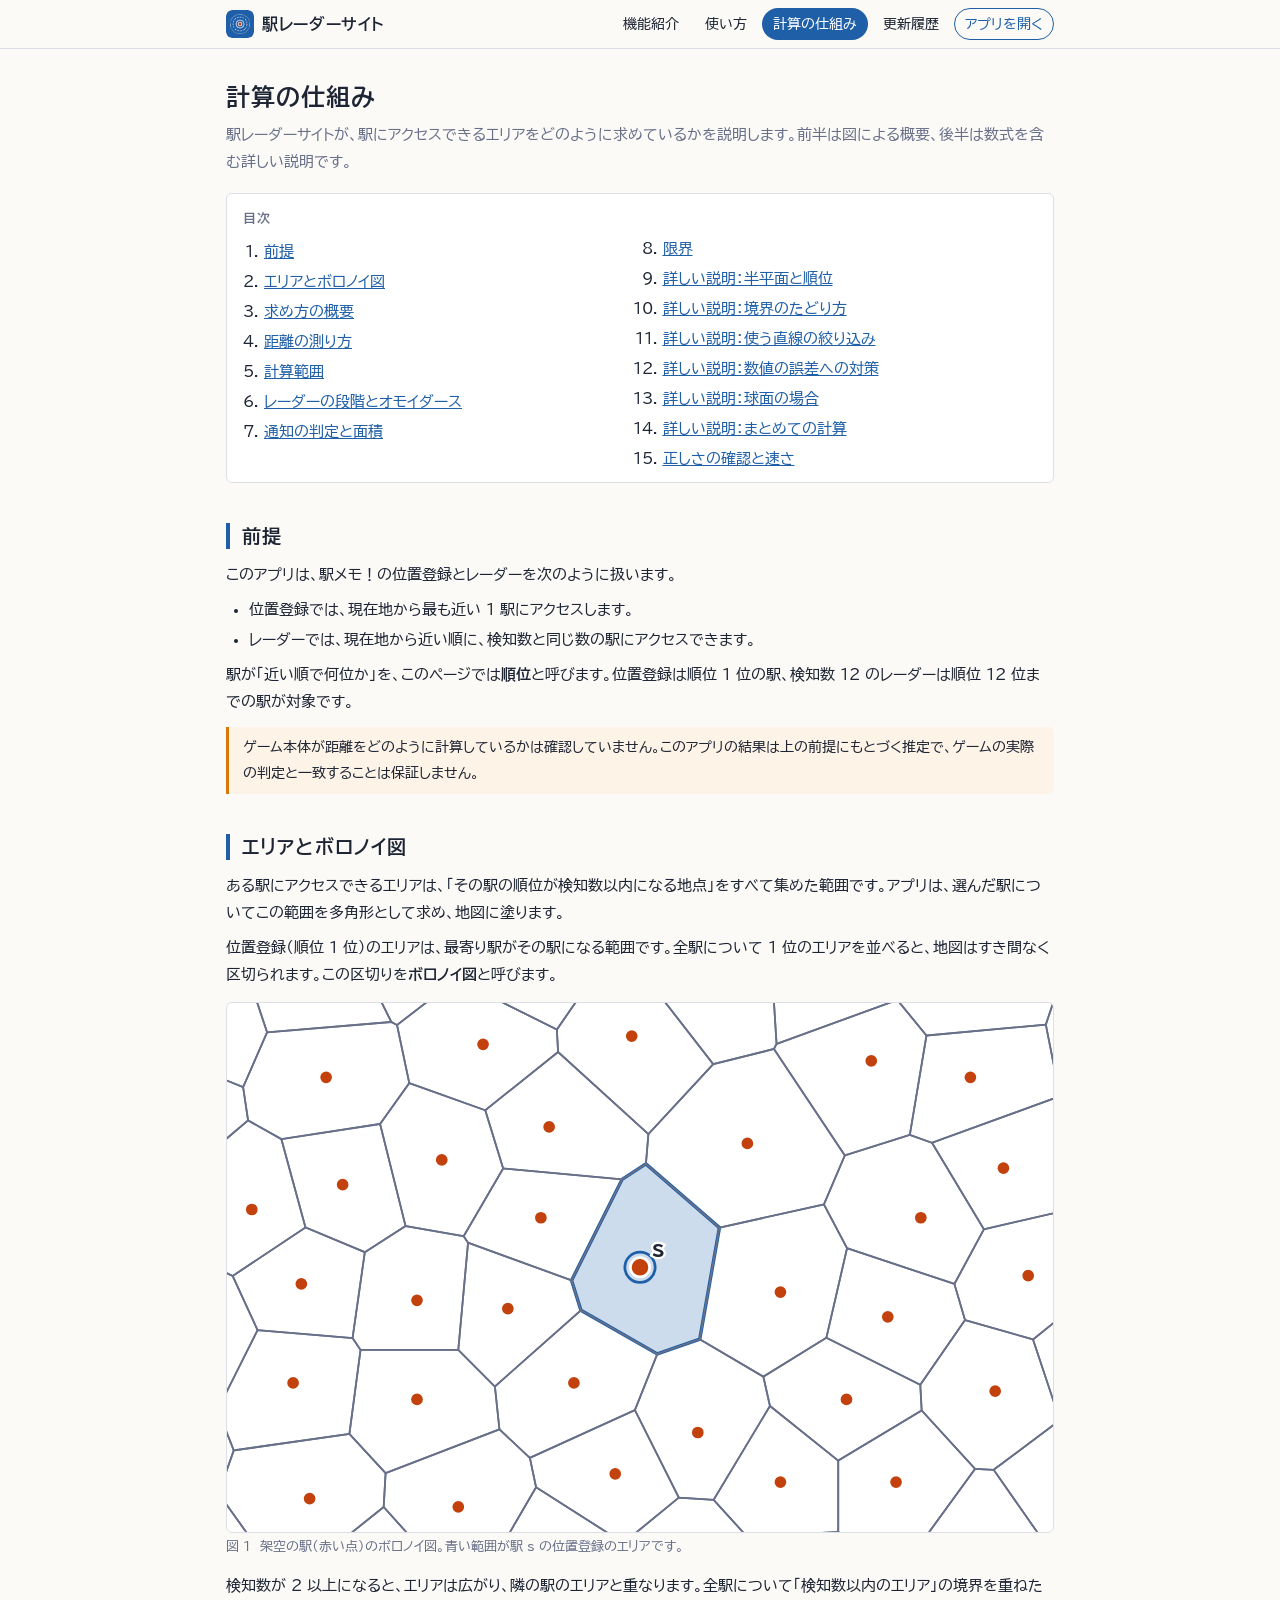
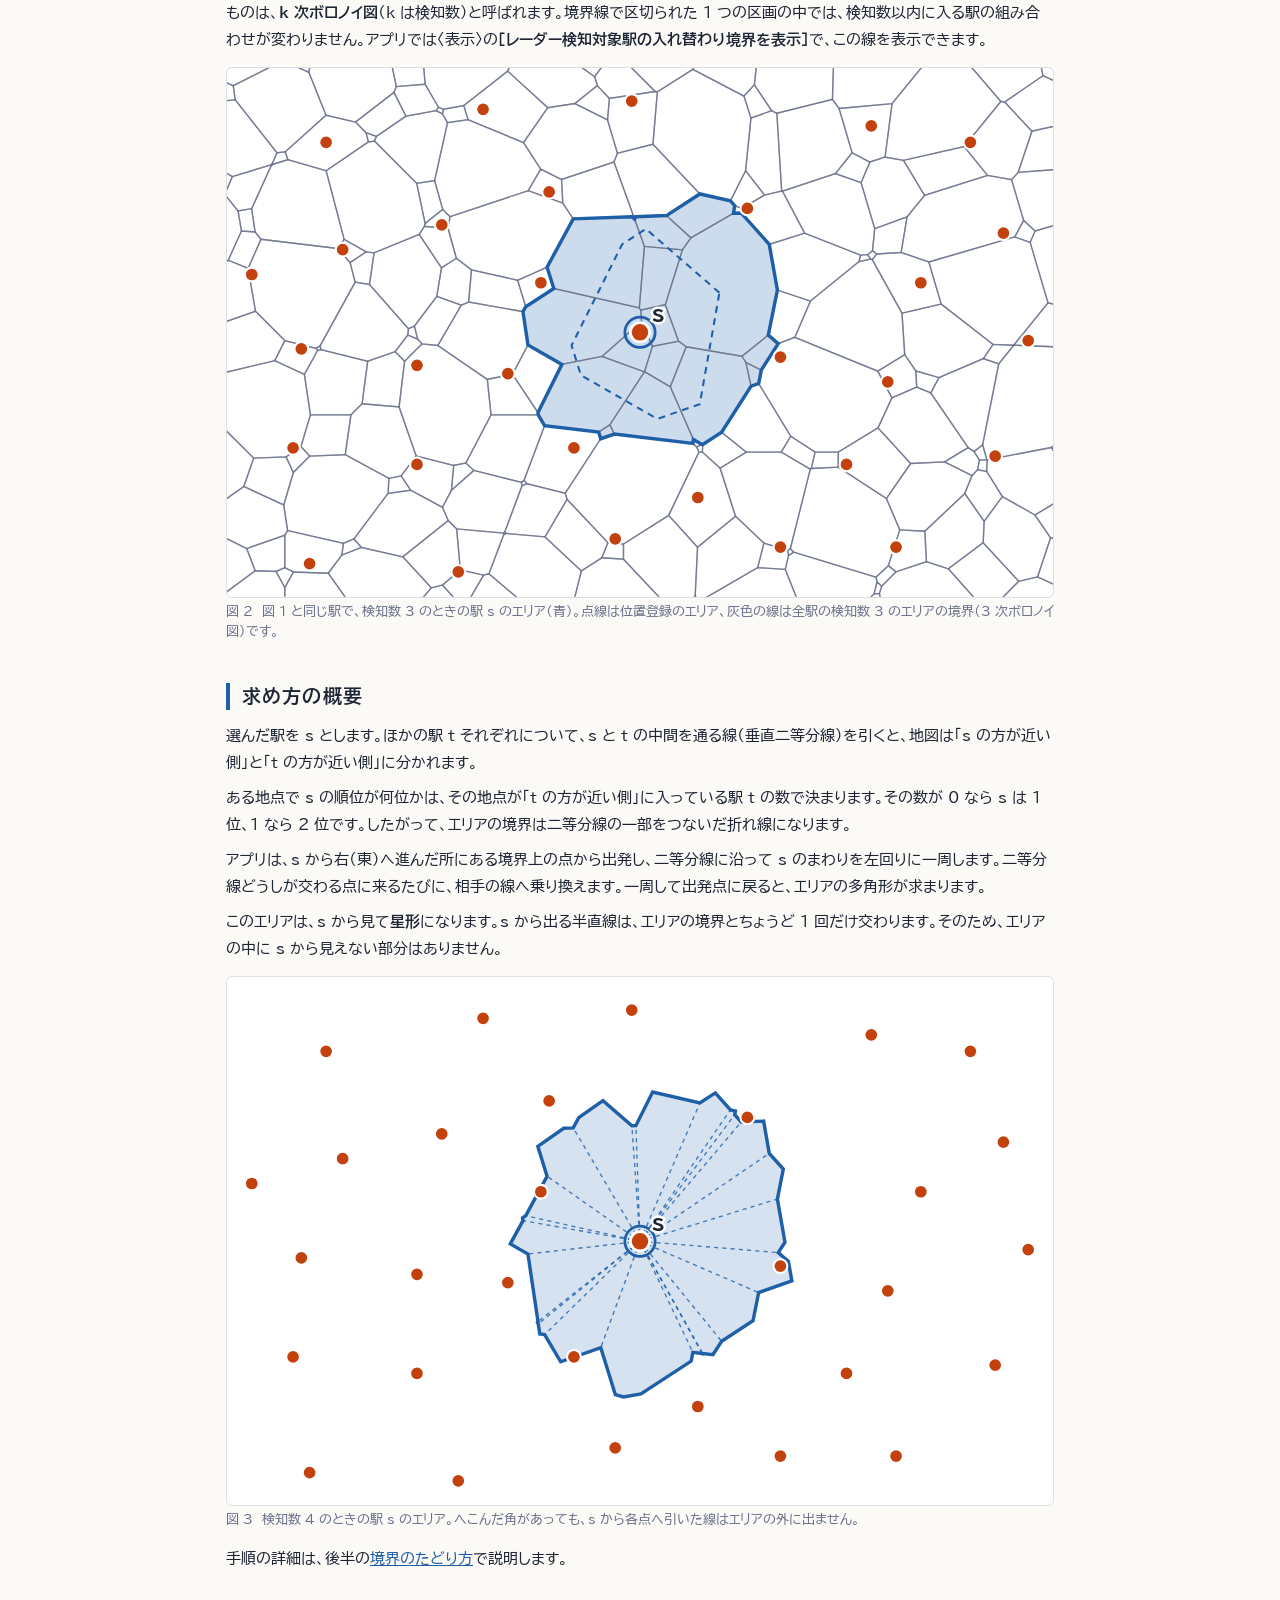
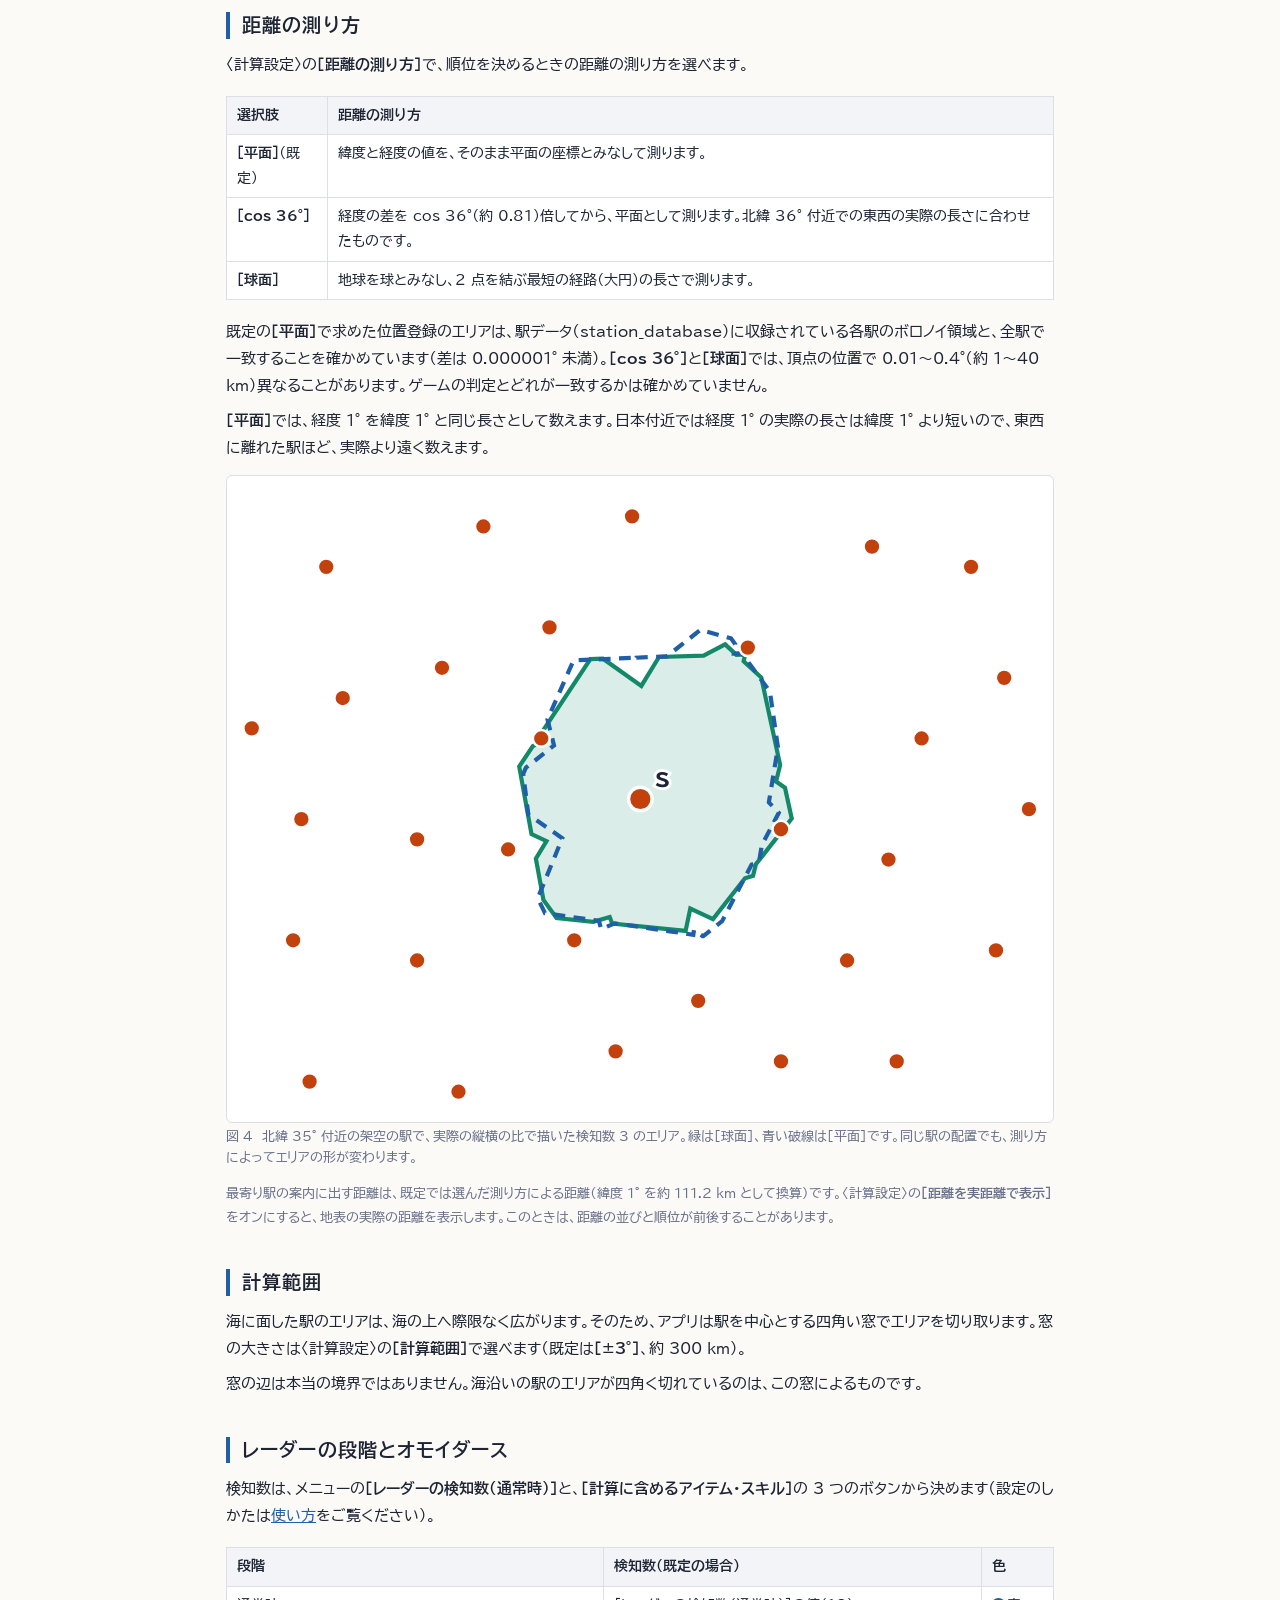
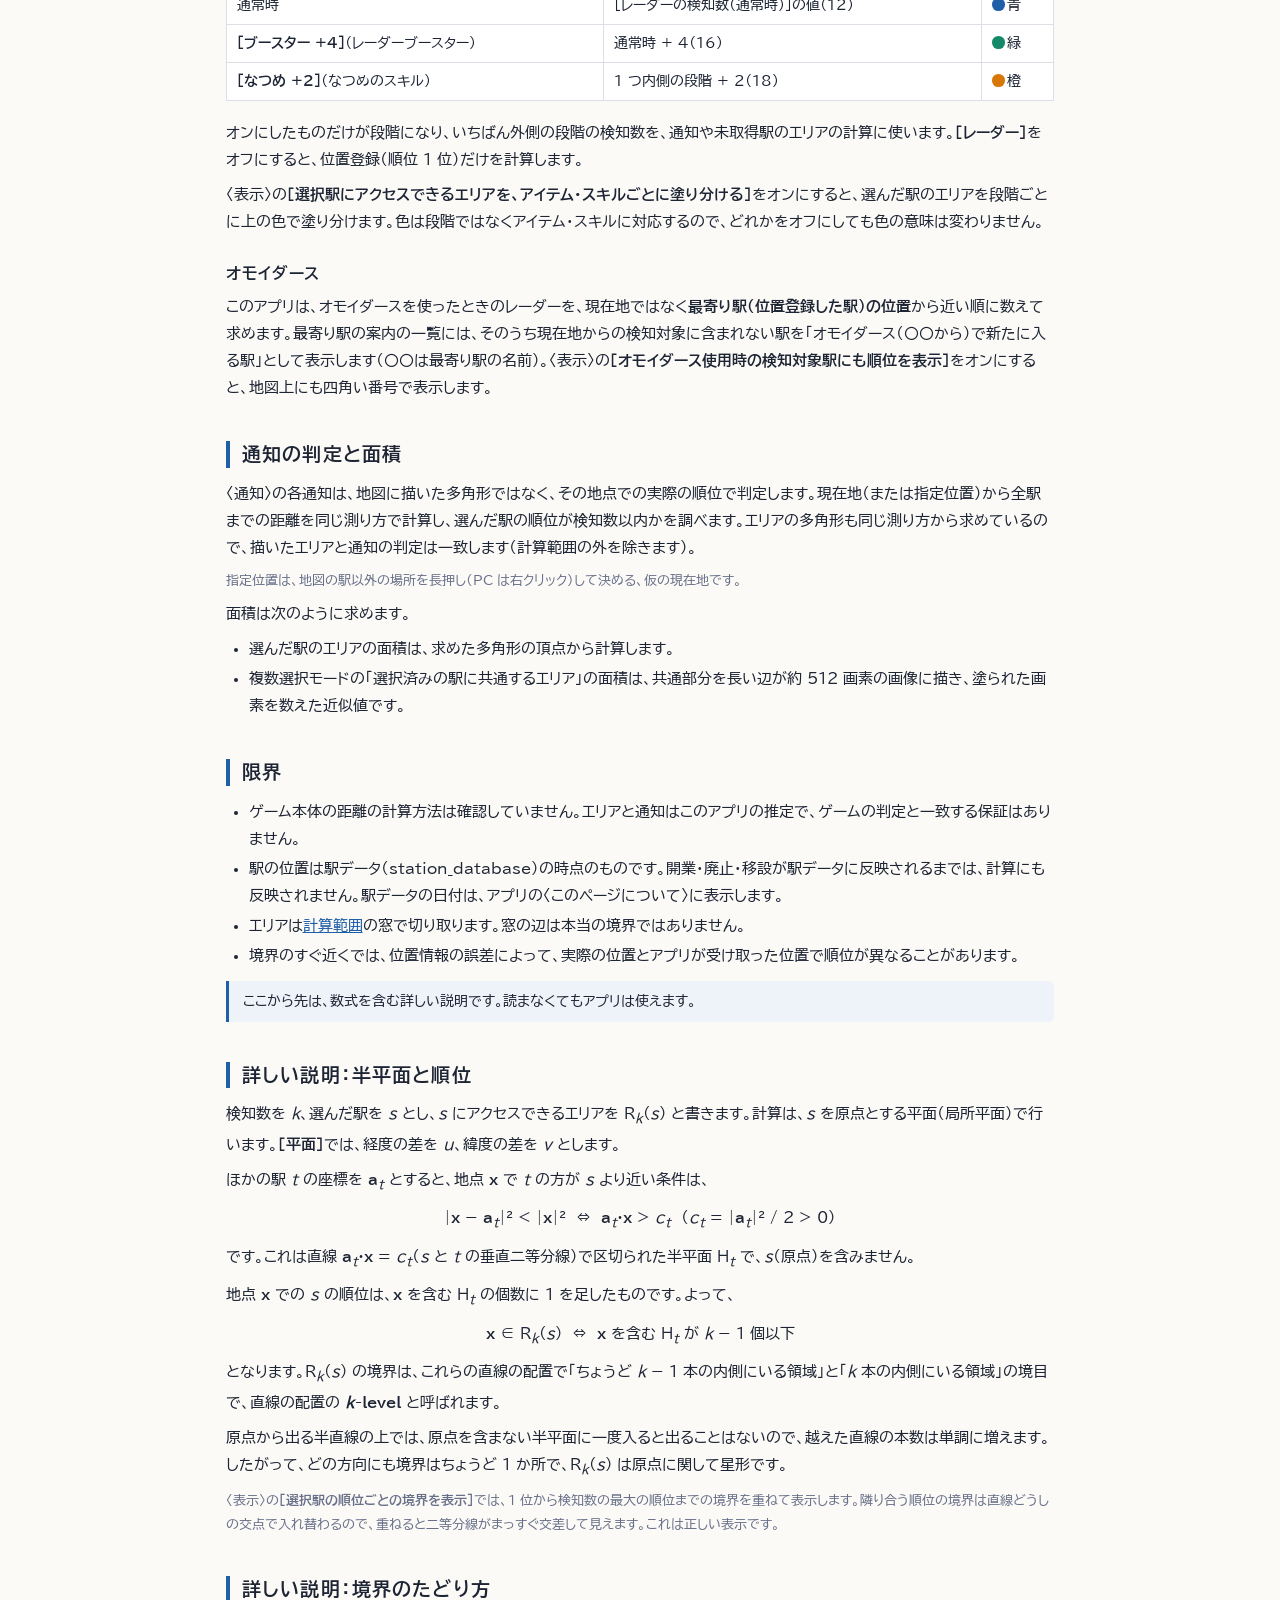
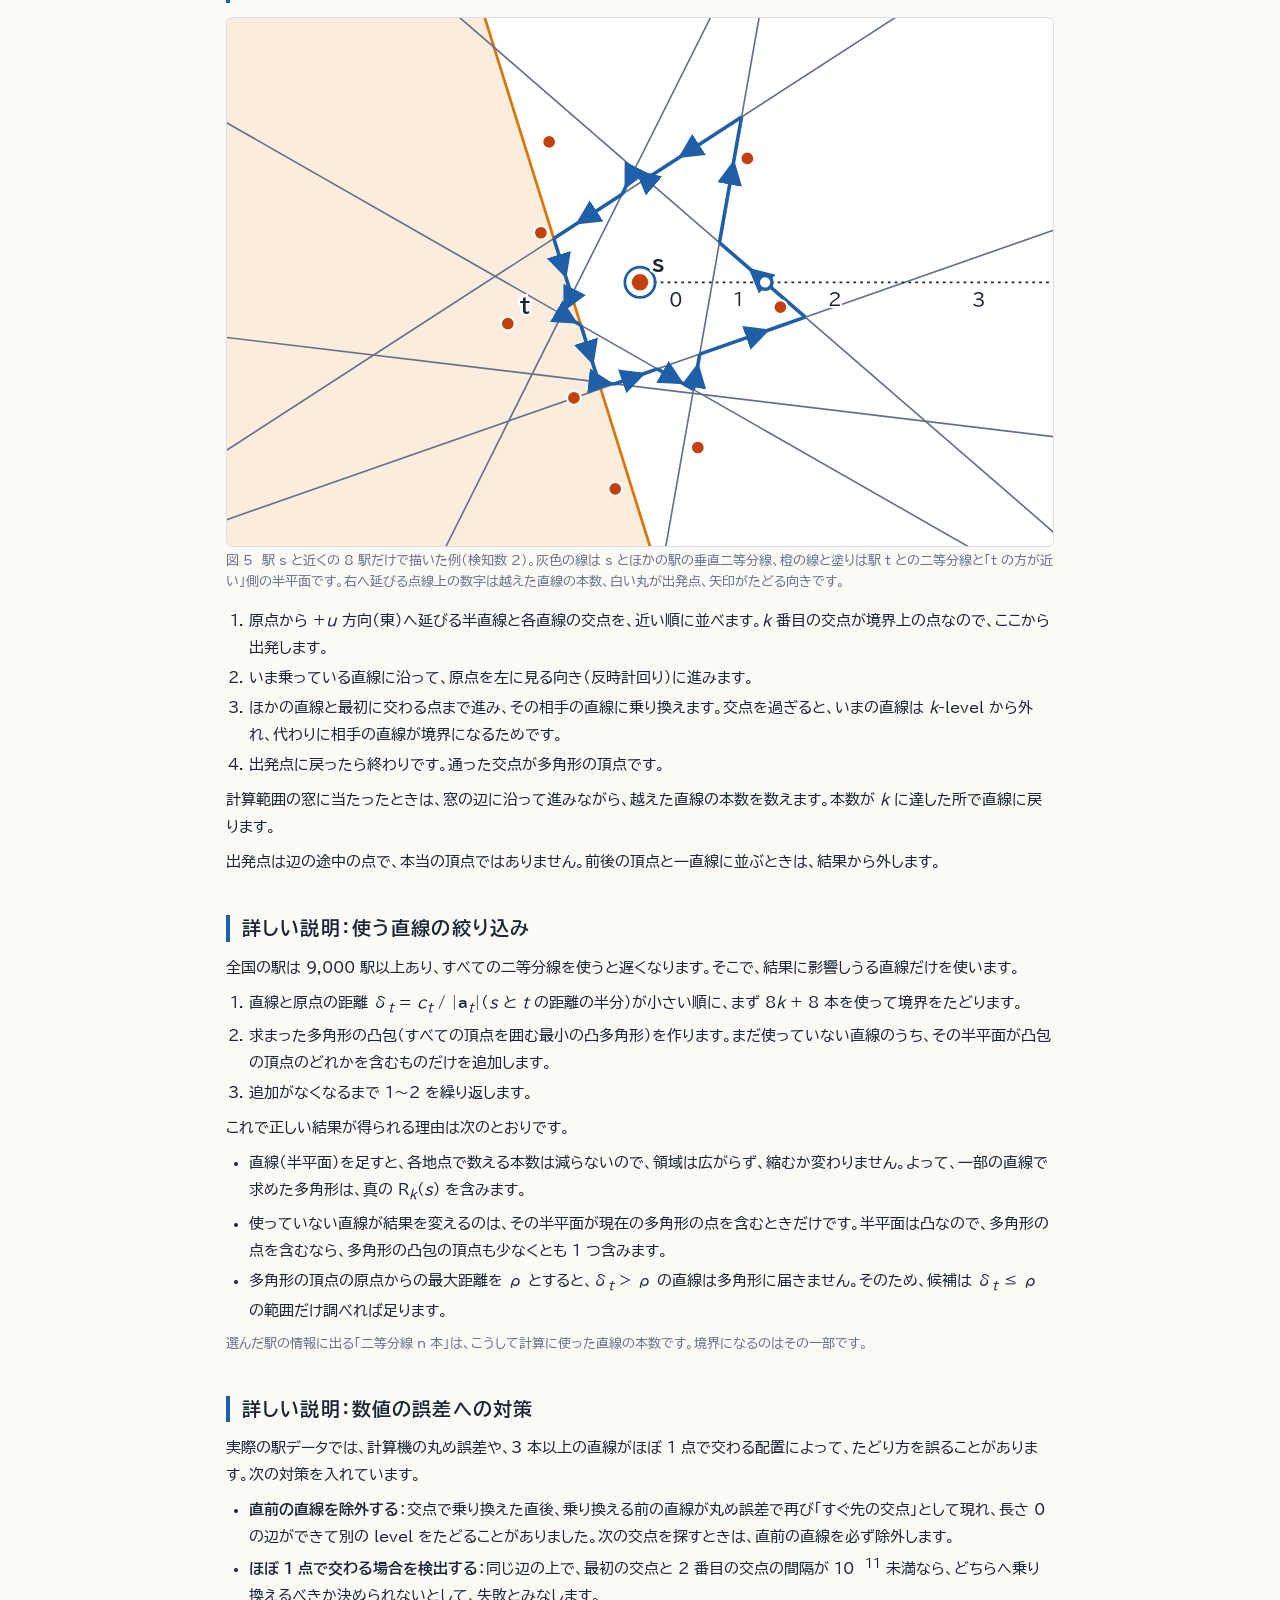
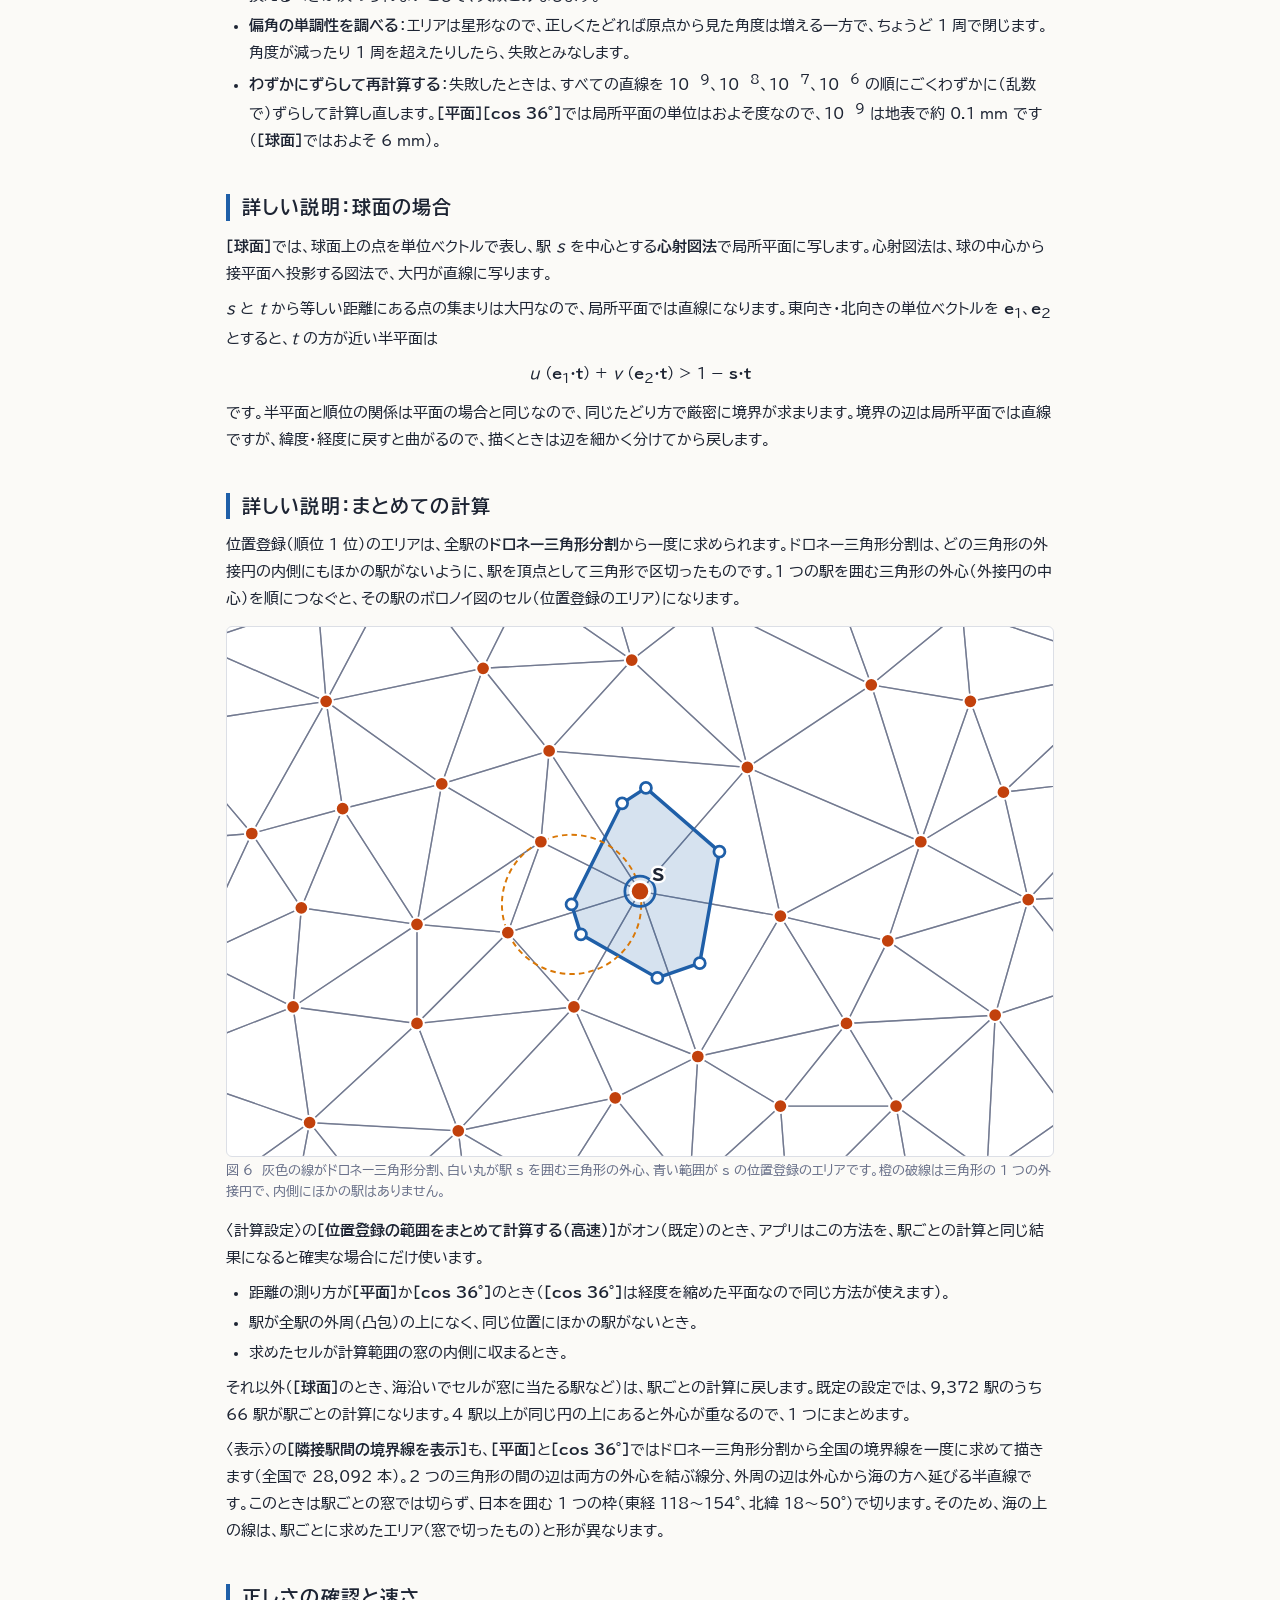
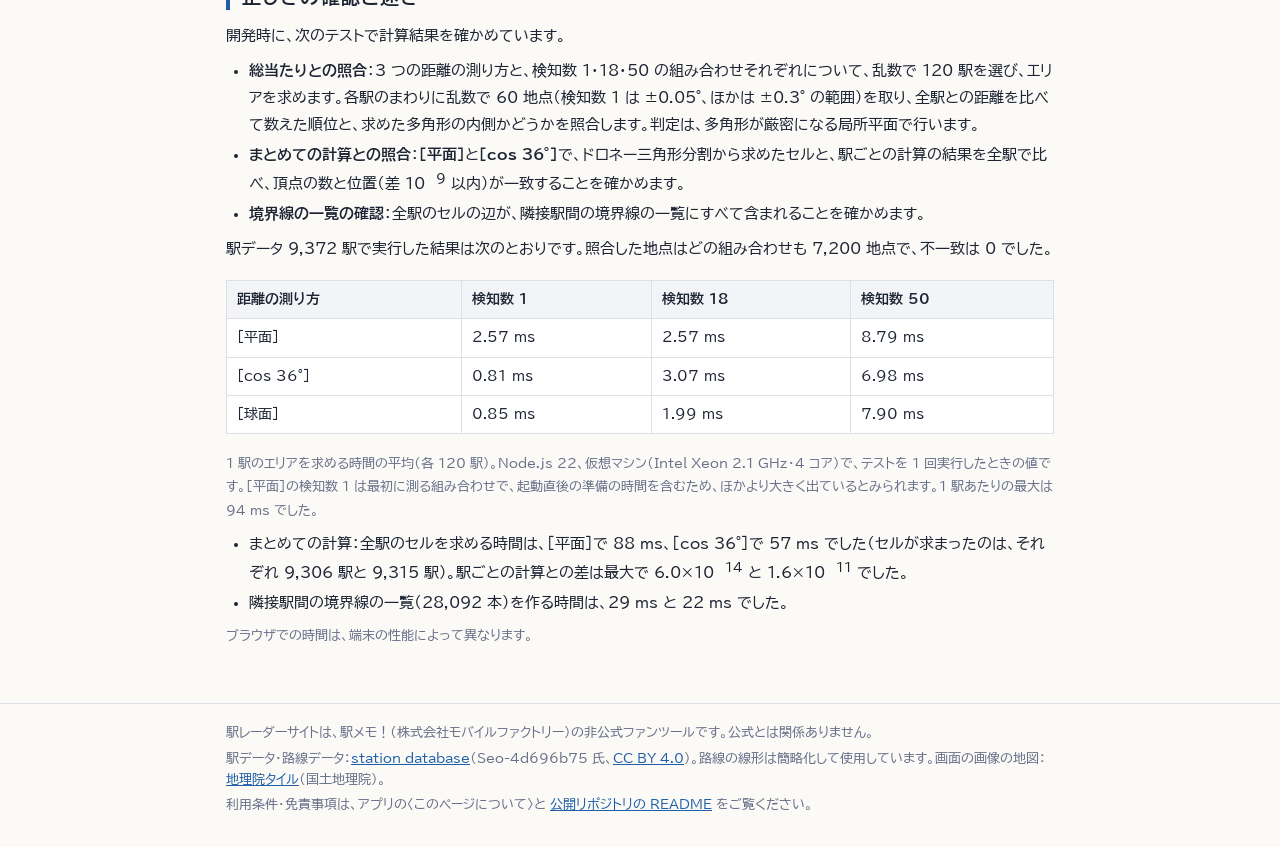
<file: guide/logic.html>
<!doctype html>
<html lang="ja">
<head>
<meta charset="utf-8">
<meta name="viewport" content="width=device-width, initial-scale=1">
<title>計算の仕組み｜駅レーダーサイト</title>
<meta name="description" content="駅レーダーサイトが、駅にアクセスできるエリアをどのように求めているかを説明します。">
<link rel="icon" href="../icons/icon-192.png">
<link rel="preconnect" href="https://fonts.googleapis.com">
<link rel="preconnect" href="https://fonts.gstatic.com" crossorigin>
<link rel="stylesheet" href="https://fonts.googleapis.com/css2?family=BIZ+UDPGothic:wght@400;700&family=BIZ+UDGothic&display=swap">
<link rel="stylesheet" href="guide.css">
</head>
<body>
<header class="g-head"><div class="in">
  <a class="g-brand" href="./"><img src="../icons/icon-192.png" alt=""><span>駅レーダーサイト</span></a>
  <nav class="g-nav" aria-label="説明のページ">
    <a href="./">機能紹介</a>
    <a href="manual.html">使い方</a>
    <a href="logic.html" aria-current="page">計算の仕組み</a>
    <a href="changes.html">更新履歴</a>
    <a class="app" href="../">アプリを開く</a>
  </nav>
</div></header>
<main>
<h1>計算の仕組み</h1>
<p class="lead">駅レーダーサイトが、駅にアクセスできるエリアをどのように求めているかを説明します。前半は図による概要、後半は数式を含む詳しい説明です。</p>

<nav class="toc" aria-label="このページの目次">
  <b>目次</b>
  <ol>
    <li><a href="#premise">前提</a></li>
    <li><a href="#area">エリアとボロノイ図</a></li>
    <li><a href="#outline">求め方の概要</a></li>
    <li><a href="#metric">距離の測り方</a></li>
    <li><a href="#clip">計算範囲</a></li>
    <li><a href="#radar">レーダーの段階とオモイダース</a></li>
    <li><a href="#judge">通知の判定と面積</a></li>
    <li><a href="#limits">限界</a></li>
    <li><a href="#half-planes">詳しい説明：半平面と順位</a></li>
    <li><a href="#trace">詳しい説明：境界のたどり方</a></li>
    <li><a href="#pruning">詳しい説明：使う直線の絞り込み</a></li>
    <li><a href="#numeric">詳しい説明：数値の誤差への対策</a></li>
    <li><a href="#sphere">詳しい説明：球面の場合</a></li>
    <li><a href="#delaunay">詳しい説明：まとめての計算</a></li>
    <li><a href="#tests">正しさの確認と速さ</a></li>
  </ol>
</nav>

<h2 id="premise">前提</h2>
<p>このアプリは、駅メモ！の位置登録とレーダーを次のように扱います。</p>
<ul>
  <li>位置登録では、現在地から最も近い 1 駅にアクセスします。</li>
  <li>レーダーでは、現在地から近い順に、検知数と同じ数の駅にアクセスできます。</li>
</ul>
<p>駅が「近い順で何位か」を、このページでは<b>順位</b>と呼びます。位置登録は順位 1 位の駅、検知数 12 のレーダーは順位 12 位までの駅が対象です。</p>
<div class="box warn">ゲーム本体が距離をどのように計算しているかは確認していません。このアプリの結果は上の前提にもとづく推定で、ゲームの実際の判定と一致することは保証しません。</div>

<h2 id="area">エリアとボロノイ図</h2>
<p>ある駅にアクセスできるエリアは、「その駅の順位が検知数以内になる地点」をすべて集めた範囲です。アプリは、選んだ駅についてこの範囲を多角形として求め、地図に塗ります。</p>
<p>位置登録（順位 1 位）のエリアは、最寄り駅がその駅になる範囲です。全駅について 1 位のエリアを並べると、地図はすき間なく区切られます。この区切りを<b>ボロノイ図</b>と呼びます。</p>
<figure>
<svg class="diagram" viewBox="0 0 600 384" role="img" aria-label="駅とボロノイ図" xmlns="http://www.w3.org/2000/svg"><defs><clipPath id="c1"><rect x="0" y="0" width="600" height="384"/></clipPath></defs><g clip-path="url(#c1)"><polygon points="357.7,163.2 304.3,116.9 287,128.1 250.3,201.5 257.1,223.2 312.6,254.9 343.4,244.2" fill="rgba(31,95,168,0.22)" stroke="#1f5fa8" stroke-width="2.5"/><polygon points="39.5,98.9 15.3,85.3 -21.1,116.1 -15,189.4 4.1,198.3 57,163" fill="none" stroke="#687089" stroke-width="1.3"/><polygon points="752.2,-65 695.7,-90.7 646.3,-46.8 643.4,-29.3 715.2,9.4 753.8,-37" fill="none" stroke="#687089" stroke-width="1.3"/><polygon points="207,-165 140.8,-159.5 111,-111 177.2,-70.2 209.6,-84.4 229.1,-120.9" fill="none" stroke="#687089" stroke-width="1.3"/><polygon points="503.6,277.3 435.4,243.2 389.6,271.4 394.4,292.7 444,332.4 504.6,296" fill="none" stroke="#687089" stroke-width="1.3"/><polygon points="-195.4,-87.7 -337.7,-117.7 -624,-84 -397.7,-27.4 -171.4,29.1 -156.6,-10.3" fill="none" stroke="#687089" stroke-width="1.3"/><polygon points="-33.4,-110.6 -41.7,-120.8 -108,-113.8 -108,-36.8 -64.4,-13 -28.2,-37.2" fill="none" stroke="#687089" stroke-width="1.3"/><polygon points="393,-69.3 328.5,-79.5 294.2,-31.5 353.2,44.4 397.3,33.4 399.2,29.7" fill="none" stroke="#687089" stroke-width="1.3"/><polygon points="556.6,-187.4 529.3,-206.4 468.5,-184.3 485.3,-122.7 551.2,-113.3 560.7,-121.6" fill="none" stroke="#687089" stroke-width="1.3"/><polygon points="-6.7,295.3 -87.7,257.9 -108.5,270 -78.1,381.7 -6.1,356.3 4.9,325" fill="none" stroke="#687089" stroke-width="1.3"/><polygon points="115.2,341.5 88.9,313 4.9,325 -6.1,356.3 27.7,403.6 59.5,409.6 113.8,366.1" fill="none" stroke="#687089" stroke-width="1.3"/><polygon points="464.4,404.4 444,384 379,389 363.7,450.1 410.7,489.2 449.7,463.2" fill="none" stroke="#687089" stroke-width="1.3"/><polygon points="250.3,201.5 175.1,174.1 168,252 194.6,278.6 257.1,223.2" fill="none" stroke="#687089" stroke-width="1.3"/><polygon points="187.6,77.9 132.4,58.2 111.2,87.9 129.7,162 171.9,169.4 200.6,120.2" fill="none" stroke="#687089" stroke-width="1.3"/><polygon points="676.3,-168.7 675,-171 596.1,-210.5 556.6,-187.4 560.7,-121.6 604.5,-116.5" fill="none" stroke="#687089" stroke-width="1.3"/><polygon points="756,-1696.5 735.7,-1443.4 715.5,-1190.2 695.2,-937.1 675,-684 675,-427.5 675,-171 676.3,-168.7 684.2,-164.9 689.7,-165.7 756,-217.3 756,-513.2 756,-809 756,-1104.8 756,-1400.7" fill="none" stroke="#687089" stroke-width="1.3"/><polygon points="-109.2,151.2 -140.8,147.7 -185.3,182.7 -168.7,235.9 -115.7,270 -108.5,270 -87.7,257.9 -70.5,209.2" fill="none" stroke="#687089" stroke-width="1.3"/><polygon points="59.5,409.6 27.7,403.6 -1.6,457.5 39.8,516.7 51,513 88.1,462" fill="none" stroke="#687089" stroke-width="1.3"/><polygon points="11.7,61.1 -67.5,29.4 -92.6,52.2 -70.6,112.6 -21.1,116.1 15.3,85.3" fill="none" stroke="#687089" stroke-width="1.3"/><polygon points="498.9,563.1 439.5,573.6 405,867.1 370.5,1160.5 361.6,1453.5 352.7,1746.5 343.8,2039.4 335,2332.4 326.1,2625.4 317.2,2918.4 308.3,3211.4 299.4,3504.3 303.4,3800.7 307.3,4097 311.3,4393.4 315.2,4689.7 319.2,4986.1 323.2,5282.4 327.1,5578.8 331.1,5875.1 335,6171.5 339,6467.8 342.9,6764.1 346.9,7060.5 350.8,7356.8 354.8,7653.2 358.7,7949.5 362.7,8245.9 366.6,8542.2 370.6,8838.6 374.5,9134.9 378.5,9431.3 382.4,9727.6 386.4,10024 390.3,10320.3 394.3,10616.6 398.2,10913 402.2,11209.3 406.1,11505.7 410.1,11802 414,12098.4 418,12394.7 421.9,12691.1 425.9,12987.4 429.8,13283.8 433.8,13580.1 437.7,13876.5 441.7,14172.8 445.6,14469.2 449.6,14765.5 453.5,15061.8 457.5,15358.2 461.4,15654.5 465.4,15950.9 469.3,16247.2 473.3,16543.6 477.3,16839.9 481.2,17136.3 485.2,17432.6 489.1,17729 493.1,18025.3 497,18321.7 501,18618 750.7,18618 1000.4,18618 994.4,18321.4 988.3,18024.7 982.2,17728.1 976.2,17431.4 970.1,17134.8 964.1,16838.1 958,16541.5 952,16244.9 945.9,15948.2 939.9,15651.6 933.8,15354.9 927.8,15058.3 921.7,14761.6 915.7,14465 909.6,14168.4 903.5,13871.7 897.5,13575.1 891.4,13278.4 885.4,12981.8 879.3,12685.1 873.3,12388.5 867.2,12091.9 861.2,11795.2 855.1,11498.6 849.1,11201.9 843,10905.3 837,10608.6 830.9,10312 824.8,10015.4 818.8,9718.7 812.7,9422.1 806.7,9125.4 800.6,8828.8 794.6,8532.1 788.5,8235.5 782.5,7938.8 776.4,7642.2 770.4,7345.6 764.3,7048.9 758.3,6752.3 752.2,6455.6 746.1,6159 740.1,5862.3 734,5565.7 728,5269.1 721.9,4972.4 715.9,4675.8 709.8,4379.1 703.8,4082.5 697.7,3785.8 691.7,3489.2 685.6,3192.6 679.5,2895.9 673.5,2599.3 667.4,2302.6 661.4,2006 655.3,1709.3 649.3,1412.7 643.2,1116.1 637.2,819.4 635.8,814.2" fill="none" stroke="#687089" stroke-width="1.3"/><polygon points="209.6,-84.4 177.2,-70.2 166.6,-17.2 239.6,19.3 269.7,-24.3" fill="none" stroke="#687089" stroke-width="1.3"/><polygon points="100.1,181 57,163 4.1,198.3 22.2,237.6 91.2,243.4" fill="none" stroke="#687089" stroke-width="1.3"/><polygon points="775,461.7 734.3,430.3 658.5,497.7 657.8,501.5 704.1,531.3 768.9,507.8" fill="none" stroke="#687089" stroke-width="1.3"/><polygon points="123.5,16 119.4,13.8 29.1,21.3 11.7,61.1 15.3,85.3 39.5,98.9 111.2,87.9 132.4,58.2" fill="none" stroke="#687089" stroke-width="1.3"/><polygon points="544.6,-60.6 490.8,-31.2 486.9,-2.2 508.1,23.6 594.8,15.7 599.8,0.7" fill="none" stroke="#687089" stroke-width="1.3"/><polygon points="776.8,202 759,204.8 759,289.5 786.2,309.9 891.4,274.9" fill="none" stroke="#687089" stroke-width="1.3"/><polygon points="-78,-237.4 -134,-165.4 -119.8,-120.1 -108,-113.8 -41.7,-120.8 -28.7,-159.9" fill="none" stroke="#687089" stroke-width="1.3"/><polygon points="288,392.2 224.5,351.8 189.4,412.1 228.2,455.2 288,430.2" fill="none" stroke="#687089" stroke-width="1.3"/><polygon points="410.7,489.2 363.7,450.1 316.5,456.4 296.4,543.6 333.1,563 403.1,539.6" fill="none" stroke="#687089" stroke-width="1.3"/><polygon points="678,241.4 636.5,203.6 585.5,244.4 605,303 618.7,305.6 678,270" fill="none" stroke="#687089" stroke-width="1.3"/><polygon points="224.5,351.8 220,330.4 197.9,309.7 115.2,341.5 113.8,366.1 158.6,415.9 189.4,412.1" fill="none" stroke="#687089" stroke-width="1.3"/><polygon points="618.7,305.6 605,303 556.9,339.1 605,407.9 624.8,410.1 665.5,375.7" fill="none" stroke="#687089" stroke-width="1.3"/><polygon points="22.2,237.6 4.1,198.3 -15,189.4 -70.5,209.2 -87.7,257.9 -6.7,295.3" fill="none" stroke="#687089" stroke-width="1.3"/><polygon points="328.5,-79.5 304,-125.9 229.1,-120.9 209.6,-84.4 269.7,-24.3 294.2,-31.5" fill="none" stroke="#687089" stroke-width="1.3"/><polygon points="18828,-861.8 18828,-1049.9 18532.9,-1033.1 18237.8,-1016.2 17942.7,-999.3 17647.6,-982.5 17352.4,-965.6 17057.3,-948.7 16762.2,-931.9 16467.1,-915 16172,-898.1 15876.9,-881.3 15581.8,-864.4 15286.7,-847.6 14991.6,-830.7 14696.5,-813.8 14401.3,-797 14106.2,-780.1 13811.1,-763.2 13516,-746.4 13220.9,-729.5 12925.8,-712.6 12630.7,-695.8 12335.6,-678.9 12040.5,-662.1 11745.3,-645.2 11450.2,-628.3 11155.1,-611.5 10860,-594.6 10564.9,-577.7 10269.8,-560.9 9974.7,-544 9679.6,-527.1 9384.5,-510.3 9089.3,-493.4 8794.2,-476.6 8499.1,-459.7 8204,-442.8 7908.9,-426 7613.8,-409.1 7318.7,-392.2 7023.6,-375.4 6728.5,-358.5 6433.4,-341.6 6138.2,-324.8 5843.1,-307.9 5548,-291.1 5252.9,-274.2 4957.8,-257.3 4662.7,-240.5 4367.6,-223.6 4072.5,-206.7 3777.4,-189.9 3482.2,-173 3187.1,-156.2 2892,-139.3 2596.9,-122.4 2301.8,-105.6 2006.7,-88.7 1711.6,-71.8 1416.5,-55 1121.4,-38.1 853.8,8.4 786.2,59.1 779.1,94.3 827.9,138.2 1122.9,121.8 1418,105.4 1713.1,89 2008.2,72.6 2303.3,56.2 2598.4,39.8 2893.5,23.4 3188.5,7 3483.6,-9.4 3778.7,-25.8 4073.8,-42.2 4368.9,-58.5 4664,-74.9 4959,-91.3 5254.1,-107.7 5549.2,-124.1 5844.3,-140.5 6139.4,-156.9 6434.5,-173.3 6729.5,-189.7 7024.6,-206.1 7319.7,-222.5 7614.8,-238.9 7909.9,-255.3 8205,-271.7 8500.1,-288.1 8795.1,-304.5 9090.2,-320.8 9385.3,-337.2 9680.4,-353.6 9975.5,-370 10270.6,-386.4 10565.6,-402.8 10860.7,-419.2 11155.8,-435.6 11450.9,-452 11746,-468.4 12041.1,-484.8 12336.1,-501.2 12631.2,-517.6 12926.3,-534 13221.4,-550.4 13516.5,-566.7 13811.6,-583.1 14106.7,-599.5 14401.7,-615.9 14696.8,-632.3 14991.9,-648.7 15287,-665.1 15582.1,-681.5 15877.2,-697.9 16172.2,-714.3 16467.3,-730.7 16762.4,-747.1 17057.5,-763.5 17352.6,-779.9 17647.7,-796.3 17942.7,-812.7 18237.8,-829 18532.9,-845.4" fill="none" stroke="#687089" stroke-width="1.3"/><polygon points="-135.9,572.9 -163.2,534.7 -420.6,681.8 -678,828.8 -935.4,975.9 -1192.7,1123 -1450.1,1270.1 -1707.5,1417.2 -1964.9,1564.2 -2222.3,1711.3 -2479.7,1858.4 -2737,2005.5 -2994.4,2152.5 -3251.8,2299.6 -3509.2,2446.7 -3766.6,2593.8 -4024,2740.8 -4281.3,2887.9 -4538.7,3035 -4796.1,3182.1 -5053.5,3329.1 -5310.9,3476.2 -5568.3,3623.3 -5825.6,3770.4 -6083,3917.4 -6340.4,4064.5 -6597.8,4211.6 -6855.2,4358.7 -7112.5,4505.7 -7369.9,4652.8 -7627.3,4799.9 -7884.7,4947 -8142.1,5094 -8399.5,5241.1 -8656.8,5388.2 -8914.2,5535.3 -9171.6,5682.3 -9429,5829.4 -9686.4,5976.5 -9943.8,6123.6 -10201.1,6270.7 -10458.5,6417.7 -10715.9,6564.8 -10973.3,6711.9 -11230.7,6859 -11488.1,7006 -11745.4,7153.1 -12002.8,7300.2 -12260.2,7447.3 -12517.6,7594.3 -12775,7741.4 -13032.3,7888.5 -13289.7,8035.6 -13547.1,8182.6 -13804.5,8329.7 -14061.9,8476.8 -14319.3,8623.9 -14576.6,8770.9 -14834,8918 -15091.4,9065.1 -15348.8,9212.2 -15606.2,9359.2 -15863.6,9506.3 -16120.9,9653.4 -16378.3,9800.5 -16635.7,9947.5 -16893.1,10094.6 -17150.5,10241.7 -17407.9,10388.8 -17665.2,10535.8 -17922.6,10682.9 -18180,10830 -18180,11128.8 -18180,11427.7 -18180,11726.5 -18180,12025.4 -18180,12324.2 -18180,12623.1 -18180,12921.9 -18180,13220.8 -18180,13519.6 -18180,13818.5 -18180,14117.3 -18180,14416.2 -18180,14715 -18180,15013.8 -18180,15312.7 -18180,15611.5 -18180,15910.4 -18180,16209.2 -18180,16508.1 -18180,16806.9 -18180,17105.8 -18180,17404.6 -18180,17703.5 -18180,18002.3 -18180,18301.2 -18180,18600 -17880.6,18600 -17581.1,18600 -17281.7,18600 -16982.3,18600 -16682.9,18600 -16383.4,18600 -16084,18600 -15784.6,18600 -15485.2,18600 -15185.7,18600 -14886.3,18600 -14586.9,18600 -14287.5,18600 -13988,18600 -13688.6,18600 -13389.2,18600 -13089.8,18600 -12790.3,18600 -12490.9,18600 -12191.5,18600 -11892.1,18600 -11592.6,18600 -11293.2,18600 -10993.8,18600 -10694.4,18600 -10394.9,18600 -10095.5,18600 -9796.1,18600 -9496.7,18600 -9197.2,18600 -8897.8,18600 -8598.4,18600 -8299,18600 -7999.5,18600 -7700.1,18600 -7400.7,18600 -7101.3,18600 -6801.8,18600 -6502.4,18600 -6203,18600 -5903.6,18600 -5604.1,18600 -5304.7,18600 -5005.3,18600 -4705.9,18600 -4406.4,18600 -4107,18600 -3807.6,18600 -3508.2,18600 -3208.7,18600 -2909.3,18600 -2863.8,18304.5 -2818.4,18008.9 -2772.9,17713.4 -2727.4,17417.9 -2682,17122.4 -2636.5,16826.8 -2591,16531.3 -2545.6,16235.8 -2500.1,15940.3 -2454.7,15644.7 -2409.2,15349.2 -2363.7,15053.7 -2318.3,14758.2 -2272.8,14462.6 -2227.3,14167.1 -2181.9,13871.6 -2136.4,13576.1 -2090.9,13280.5 -2045.5,12985 -2000,12689.5 -1954.5,12394 -1909.1,12098.4 -1863.6,11802.9 -1818.1,11507.4 -1772.7,11211.9 -1727.2,10916.3 -1681.7,10620.8 -1636.3,10325.3 -1590.8,10029.8 -1545.3,9734.2 -1499.9,9438.7 -1454.4,9143.2 -1408.9,8847.6 -1363.5,8552.1 -1318,8256.6 -1272.5,7961.1 -1227.1,7665.5 -1181.6,7370 -1136.2,7074.5 -1090.7,6779 -1045.2,6483.4 -999.8,6187.9 -954.3,5892.4 -908.8,5596.9 -863.4,5301.3 -817.9,5005.8 -772.4,4710.3 -727,4414.8 -681.5,4119.2 -636,3823.7 -590.6,3528.2 -545.1,3232.7 -499.6,2937.1 -454.2,2641.6 -408.7,2346.1 -363.2,2050.6 -317.8,1755 -272.3,1459.5 -226.8,1164 -181.4,868.4" fill="none" stroke="#687089" stroke-width="1.3"/><polygon points="439.5,573.6 403.1,539.6 333.1,563 351.8,861.7 370.5,1160.5 405,867.1" fill="none" stroke="#687089" stroke-width="1.3"/><polygon points="319.2,-171.6 292.3,-219.4 216.7,-194.2 207,-165 229.1,-120.9 304,-125.9" fill="none" stroke="#687089" stroke-width="1.3"/><polygon points="807.7,-177.1 756,-217.3 689.7,-165.7 772.2,-132.7" fill="none" stroke="#687089" stroke-width="1.3"/><polygon points="444,332.4 394.4,292.7 353.5,360.9 379,389 444,384" fill="none" stroke="#687089" stroke-width="1.3"/><polygon points="853.8,8.4 753.8,-37 715.2,9.4 715.6,12.1 786.2,59.1" fill="none" stroke="#687089" stroke-width="1.3"/><polygon points="512.1,101.5 496,95.8 448.8,110.7 433.6,146.3 450.4,178.1 528.4,204.1 549.8,164.4" fill="none" stroke="#687089" stroke-width="1.3"/><polygon points="397.3,33.4 353.2,44.4 306.1,95.2 304.3,116.9 357.7,163.2 433.6,146.3 448.8,110.7" fill="none" stroke="#687089" stroke-width="1.3"/><polygon points="177.2,-70.2 111,-111 85.5,-104.9 74.6,-92.6 72.6,-79.8 119.4,13.8 123.5,16 166.6,-17.2" fill="none" stroke="#687089" stroke-width="1.3"/><polygon points="236.2,589.8 164.6,532.5 135.9,555.5 113,633.2 145.2,787.8 177.4,942.3 206.8,766" fill="none" stroke="#687089" stroke-width="1.3"/><polygon points="294.2,-31.5 269.7,-24.3 239.6,19.3 240.5,35.6 306.1,95.2 353.2,44.4" fill="none" stroke="#687089" stroke-width="1.3"/><polygon points="398.2,-182.1 319.2,-171.6 304,-125.9 328.5,-79.5 393,-69.3 413.3,-84" fill="none" stroke="#687089" stroke-width="1.3"/><polygon points="131.8,462 88.1,462 51,513 135.9,555.5 164.6,532.5 167.1,522.6" fill="none" stroke="#687089" stroke-width="1.3"/><polygon points="786.7,571.2 720.9,604 637.2,819.4 643.2,1116 649.3,1412.5 655.3,1709 661.4,2005.6 667.4,2302.1 673.5,2598.7 679.5,2895.2 685.6,3191.8 691.6,3488.3 697.7,3784.8 703.7,4081.4 709.8,4377.9 715.8,4674.5 721.9,4971 728,5267.6 734,5564.1 740.1,5860.6 746.1,6157.2 752.2,6453.7 758.2,6750.3 764.3,7046.8 770.3,7343.4 776.4,7639.9 782.4,7936.4 788.5,8233 794.5,8529.5 800.6,8826.1 806.6,9122.6 812.7,9419.2 818.7,9715.7 824.8,10012.3 830.8,10308.8 836.9,10605.3 842.9,10901.9 849,11198.4 855,11495 861.1,11791.5 867.1,12088.1 873.2,12384.6 879.2,12681.1 885.3,12977.7 891.4,13274.2 897.4,13570.8 903.5,13867.3 909.5,14163.9 915.6,14460.4 921.6,14756.9 927.7,15053.5 933.7,15350 939.8,15646.6 945.8,15943.1 951.9,16239.7 957.9,16536.2 964,16832.7 970,17129.3 976.1,17425.8 982.1,17722.4 988.2,18018.9 994.2,18315.5 1000.3,18612 1299.7,18612 1599.2,18612 1898.7,18612 2198.1,18612 2497.6,18612 2797.1,18612 3096.5,18612 3396,18612 3695.5,18612 3994.9,18612 4294.4,18612 4593.8,18612 4893.3,18612 5192.8,18612 5492.2,18612 5791.7,18612 6091.2,18612 6390.6,18612 6690.1,18612 6989.6,18612 7289,18612 7588.5,18612 7887.9,18612 8187.4,18612 8486.9,18612 8786.3,18612 9085.8,18612 9385.3,18612 9684.7,18612 9984.2,18612 10283.6,18612 10583.1,18612 10882.6,18612 11182,18612 11481.5,18612 11781,18612 12080.4,18612 12379.9,18612 12679.4,18612 12978.8,18612 13278.3,18612 13577.7,18612 13877.2,18612 14176.7,18612 14476.1,18612 14775.6,18612 15075.1,18612 15374.5,18612 15674,18612 15973.4,18612 16272.9,18612 16572.4,18612 16375.1,18386.5 16177.7,18161 15980.4,17935.5 15783.1,17710 15585.8,17484.4 15388.4,17258.9 15191.1,17033.4 14993.8,16807.9 14796.5,16582.4 14599.2,16356.9 14401.8,16131.4 14204.5,15905.9 14007.2,15680.4 13809.9,15454.9 13612.6,15229.3 13415.2,15003.8 13217.9,14778.3 13020.6,14552.8 12823.3,14327.3 12625.9,14101.8 12428.6,13876.3 12231.3,13650.8 12034,13425.3 11836.7,13199.8 11639.3,12974.2 11442,12748.7 11244.7,12523.2 11047.4,12297.7 10850.1,12072.2 10652.7,11846.7 10455.4,11621.2 10258.1,11395.7 10060.8,11170.2 9863.4,10944.6 9666.1,10719.1 9468.8,10493.6 9271.5,10268.1 9074.2,10042.6 8876.8,9817.1 8679.5,9591.6 8482.2,9366.1 8284.9,9140.6 8087.5,8915.1 7890.2,8689.5 7692.9,8464 7495.6,8238.5 7298.3,8013 7100.9,7787.5 6903.6,7562 6706.3,7336.5 6509,7111 6311.7,6885.5 6114.3,6660 5917,6434.4 5719.7,6208.9 5522.4,5983.4 5325,5757.9 5127.7,5532.4 4930.4,5306.9 4733.1,5081.4 4535.8,4855.9 4338.4,4630.4 4141.1,4404.8 3943.8,4179.3 3746.5,3953.8 3549.2,3728.3 3351.8,3502.8 3154.5,3277.3 2957.2,3051.8 2759.9,2826.3 2562.5,2600.8 2365.2,2375.3 2167.9,2149.7 1970.6,1924.2 1773.3,1698.7 1575.9,1473.2 1378.6,1247.7 1181.3,1022.2 984,796.7" fill="none" stroke="#687089" stroke-width="1.3"/><polygon points="543.4,338.4 504.6,296 444,332.4 444,384 464.4,404.4 500,398.1" fill="none" stroke="#687089" stroke-width="1.3"/><polygon points="194.6,278.6 168,252 97,252 88.9,313 115.2,341.5 197.9,309.7" fill="none" stroke="#687089" stroke-width="1.3"/><polygon points="-92.6,52.2 -162.2,47.6 -166.5,64 -140.8,147.7 -109.2,151.2 -70.6,112.6" fill="none" stroke="#687089" stroke-width="1.3"/><polygon points="121.8,-216.5 40.8,-194.4 85.5,-104.9 111,-111 140.8,-159.5" fill="none" stroke="#687089" stroke-width="1.3"/><polygon points="-69.1,496.6 -125.9,492.8 -161.1,522.9 -163.2,534.7 -135.9,572.9 -75.8,577.9 -44.2,542.8" fill="none" stroke="#687089" stroke-width="1.3"/><polygon points="777.5,-95.4 752.2,-65 753.8,-37 853.8,8.4 1121.4,-38.1 949.4,-66.8" fill="none" stroke="#687089" stroke-width="1.3"/><polygon points="-80.1,384.2 -133,400.9 -125.9,492.8 -69.1,496.6 -45.2,460.9" fill="none" stroke="#687089" stroke-width="1.3"/><polygon points="610.2,73.1 605.1,67.7 512.1,101.5 549.8,164.4 619,148.4" fill="none" stroke="#687089" stroke-width="1.3"/><polygon points="551.2,-113.3 485.3,-122.7 438,-84 490.8,-31.2 544.6,-60.6" fill="none" stroke="#687089" stroke-width="1.3"/><polygon points="-166.5,64 -299.5,152.7 -185.3,182.7 -140.8,147.7" fill="none" stroke="#687089" stroke-width="1.3"/><polygon points="715.6,12.1 715.2,9.4 643.4,-29.3 599.8,0.7 594.8,15.7 605.1,67.7 610.2,73.1 690.3,66.9" fill="none" stroke="#687089" stroke-width="1.3"/><polygon points="394.4,292.7 389.6,271.4 343.4,244.2 312.6,254.9 296.3,295.7 328.2,359.3 353.5,360.9" fill="none" stroke="#687089" stroke-width="1.3"/><polygon points="585.5,244.4 536.1,230.3 503.6,277.3 504.6,296 543.4,338.4 556.9,339.1 605,303" fill="none" stroke="#687089" stroke-width="1.3"/><polygon points="-133,400.9 -155.1,393.2 -249.5,434.5 -161.1,522.9 -125.9,492.8" fill="none" stroke="#687089" stroke-width="1.3"/><polygon points="379,389 353.5,360.9 328.2,359.3 288,392.2 288,430.2 316.5,456.4 363.7,450.1" fill="none" stroke="#687089" stroke-width="1.3"/><polygon points="508.1,23.6 486.9,-2.2 399.2,29.7 397.3,33.4 448.8,110.7 496,95.8" fill="none" stroke="#687089" stroke-width="1.3"/><polygon points="158.6,415.9 113.8,366.1 59.5,409.6 88.1,462 131.8,462" fill="none" stroke="#687089" stroke-width="1.3"/><polygon points="634.2,162.5 619,148.4 549.8,164.4 528.4,204.1 536.1,230.3 585.5,244.4 636.5,203.6" fill="none" stroke="#687089" stroke-width="1.3"/><polygon points="228.2,455.2 189.4,412.1 158.6,415.9 131.8,462 167.1,522.6 222,486" fill="none" stroke="#687089" stroke-width="1.3"/><polygon points="222,486 167.1,522.6 164.6,532.5 236.2,589.8 296.1,543.7" fill="none" stroke="#687089" stroke-width="1.3"/><polygon points="18798,-3351.9 18798,-3649.4 18798,-3946.9 18798,-4244.4 18798,-4542 18798,-4839.5 18798,-5137 18798,-5434.5 18798,-5732.1 18798,-6029.6 18798,-6327.1 18798,-6624.6 18798,-6922.2 18798,-7219.7 18798,-7517.2 18798,-7814.7 18798,-8112.2 18798,-8409.8 18798,-8707.3 18798,-9004.8 18798,-9302.3 18798,-9599.9 18798,-9897.4 18798,-10194.9 18798,-10492.4 18798,-10789.9 18798,-11087.5 18798,-11385 18798,-11682.5 18798,-11980 18798,-12277.6 18798,-12575.1 18798,-12872.6 18798,-13170.1 18798,-13467.6 18798,-13765.2 18798,-14062.7 18798,-14360.2 18798,-14657.7 18798,-14955.3 18798,-15252.8 18798,-15550.3 18798,-15847.8 18798,-16145.3 18798,-16442.9 18798,-16740.4 18798,-17037.9 18798,-17335.4 18798,-17633 18798,-17930.5 18798,-18228 18501.5,-18228 18205.1,-18228 17908.6,-18228 17612.2,-18228 17315.7,-18228 17019.3,-18228 16722.8,-18228 16426.4,-18228 16129.9,-18228 15833.5,-18228 15537,-18228 15240.6,-18228 14944.1,-18228 14647.7,-18228 14351.2,-18228 14054.8,-18228 13758.3,-18228 13461.9,-18228 13165.4,-18228 12869,-18228 12572.5,-18228 12276.1,-18228 11979.6,-18228 11683.1,-18228 11386.7,-18228 11090.2,-18228 10793.8,-18228 10497.3,-18228 10200.9,-18228 9904.4,-18228 9608,-18228 9311.5,-18228 9015.1,-18228 8718.6,-18228 8422.2,-18228 8125.7,-18228 7829.3,-18228 7532.8,-18228 7236.4,-18228 6939.9,-18228 6643.5,-18228 6347,-18228 6050.6,-18228 5754.1,-18228 5457.6,-18228 5161.2,-18228 4864.7,-18228 4568.3,-18228 4271.8,-18228 3975.4,-18228 3678.9,-18228 3382.5,-18228 3086,-18228 2789.6,-18228 2493.1,-18228 2196.7,-18228 1900.2,-18228 1603.8,-18228 1588.6,-17932.8 1573.5,-17637.6 1558.4,-17342.4 1543.2,-17047.2 1528.1,-16752 1512.9,-16456.8 1497.8,-16161.6 1482.7,-15866.4 1467.5,-15571.2 1452.4,-15275.9 1437.2,-14980.7 1422.1,-14685.5 1407,-14390.3 1391.8,-14095.1 1376.7,-13799.9 1361.5,-13504.7 1346.4,-13209.5 1331.3,-12914.3 1316.1,-12619.1 1301,-12323.9 1285.9,-12028.7 1270.7,-11733.5 1255.6,-11438.3 1240.4,-11143.1 1225.3,-10847.9 1210.2,-10552.7 1195,-10257.5 1179.9,-9962.2 1164.7,-9667 1149.6,-9371.8 1134.5,-9076.6 1119.3,-8781.4 1104.2,-8486.2 1089.1,-8191 1073.9,-7895.8 1058.8,-7600.6 1043.6,-7305.4 1028.5,-7010.2 1013.4,-6715 998.2,-6419.8 983.1,-6124.6 967.9,-5829.4 952.8,-5534.2 937.7,-5239 922.5,-4943.8 907.4,-4648.6 892.2,-4353.3 877.1,-4058.1 862,-3762.9 846.8,-3467.7 831.7,-3172.5 816.6,-2877.3 801.4,-2582.1 786.3,-2286.9 771.1,-1991.7 756,-1696.5 756,-1400.7 756,-1104.8 756,-809 756,-513.2 756,-217.3 807.7,-177.1 1102.6,-229.2 1397.5,-281.2 1692.5,-333.3 1987.4,-385.3 2282.3,-437.3 2577.2,-489.4 2872.2,-541.4 3167.1,-593.5 3462,-645.5 3756.9,-697.6 4051.9,-749.6 4346.8,-801.7 4641.7,-853.7 4936.6,-905.8 5231.5,-957.8 5526.5,-1009.8 5821.4,-1061.9 6116.3,-1113.9 6411.2,-1166 6706.2,-1218 7001.1,-1270.1 7296,-1322.1 7590.9,-1374.2 7885.8,-1426.2 8180.8,-1478.3 8475.7,-1530.3 8770.6,-1582.3 9065.5,-1634.4 9360.5,-1686.4 9655.4,-1738.5 9950.3,-1790.5 10245.2,-1842.6 10540.2,-1894.6 10835.1,-1946.7 11130,-1998.7 11424.9,-2050.8 11719.8,-2102.8 12014.8,-2154.8 12309.7,-2206.9 12604.6,-2258.9 12899.5,-2311 13194.5,-2363 13489.4,-2415.1 13784.3,-2467.1 14079.2,-2519.2 14374.2,-2571.2 14669.1,-2623.2 14964,-2675.3 15258.9,-2727.3 15553.8,-2779.4 15848.8,-2831.4 16143.7,-2883.5 16438.6,-2935.5 16733.5,-2987.6 17028.5,-3039.6 17323.4,-3091.7 17618.3,-3143.7 17913.2,-3195.7 18208.2,-3247.8 18503.1,-3299.8" fill="none" stroke="#687089" stroke-width="1.3"/><polygon points="704.1,531.3 657.8,501.5 613.2,531.2 608.5,541 635.8,814.2 637.2,819.4 720.9,604" fill="none" stroke="#687089" stroke-width="1.3"/><polygon points="72.6,-79.8 74.6,-92.6 -33.4,-110.6 -28.2,-37.2 16.5,-16.6" fill="none" stroke="#687089" stroke-width="1.3"/><polygon points="135.9,555.5 51,513 39.8,516.7 14.4,553.8 17.7,566.5 113,633.2" fill="none" stroke="#687089" stroke-width="1.3"/><polygon points="27.7,403.6 -6.1,356.3 -78.1,381.7 -80.1,384.2 -45.2,460.9 -1.6,457.5" fill="none" stroke="#687089" stroke-width="1.3"/><polygon points="505.5,493.6 449.7,463.2 410.7,489.2 403.1,539.6 439.5,573.6 498.9,563.1 509.8,549.3" fill="none" stroke="#687089" stroke-width="1.3"/><polygon points="684.2,-164.9 676.3,-168.7 604.5,-116.5 646.3,-46.8 695.7,-90.7" fill="none" stroke="#687089" stroke-width="1.3"/><polygon points="786.2,309.9 759,289.5 706.3,298.3 693.9,372.7 725.6,391.4 775.3,360.8" fill="none" stroke="#687089" stroke-width="1.3"/><polygon points="553.3,445.5 500,398.1 464.4,404.4 449.7,463.2 505.5,493.6 551.3,461.6" fill="none" stroke="#687089" stroke-width="1.3"/><polygon points="-78,-237.4 -78,-448.7 -78,-660 -84.4,-717.9 -136.5,-457.5 -188.6,-197.2 -134,-165.4" fill="none" stroke="#687089" stroke-width="1.3"/><polygon points="390.5,-874.3 357.7,-656 325,-437.7 292.3,-219.4 319.2,-171.6 398.2,-182.1 420.8,-208.1 410.7,-430.2 400.6,-652.2" fill="none" stroke="#687089" stroke-width="1.3"/><polygon points="175.1,174.1 171.9,169.4 129.7,162 100.1,181 91.2,243.4 97,252 168,252" fill="none" stroke="#687089" stroke-width="1.3"/><polygon points="624.8,410.1 605,407.9 553.3,445.5 551.3,461.6 613.2,531.2 657.8,501.5 658.5,497.7" fill="none" stroke="#687089" stroke-width="1.3"/><polygon points="-185.3,182.7 -299.5,152.7 -597.5,163.3 -895.4,173.9 -1193.4,184.6 -1491.3,195.2 -1789.3,205.9 -2087.3,216.5 -2385.2,227.2 -2683.2,237.8 -2981.2,248.4 -3279.1,259.1 -3577.1,269.7 -3875,280.4 -4173,291 -3874.3,297.4 -3575.6,303.7 -3276.8,310.1 -2978.1,316.4 -2679.4,322.8 -2380.7,329.1 -2082,335.5 -1783.2,341.8 -1484.5,348.2 -1185.8,354.6 -887.1,360.9 -675.3,340.7 -463.5,320.6 -251.7,300.4 -168.7,235.9" fill="none" stroke="#687089" stroke-width="1.3"/><polygon points="16.5,-16.6 -28.2,-37.2 -64.4,-13 -67.5,29.4 11.7,61.1 29.1,21.3" fill="none" stroke="#687089" stroke-width="1.3"/><polygon points="-84.4,-717.9 -90.2,-1014.7 -96.1,-1311.6 -101.9,-1608.5 -107.7,-1905.4 -113.5,-2202.3 -119.4,-2499.2 -125.2,-2796 -131,-3092.9 -136.8,-3389.8 -142.6,-3686.7 -148.5,-3983.6 -154.3,-4280.5 -160.1,-4577.3 -165.9,-4874.2 -171.7,-5171.1 -177.6,-5468 -183.4,-5764.9 -189.2,-6061.8 -195,-6358.6 -200.9,-6655.5 -206.7,-6952.4 -212.5,-7249.3 -218.3,-7546.2 -224.1,-7843.1 -230,-8140 -235.8,-8436.8 -241.6,-8733.7 -247.4,-9030.6 -253.2,-9327.5 -259.1,-9624.4 -264.9,-9921.3 -270.7,-10218.1 -276.5,-10515 -282.4,-10811.9 -288.2,-11108.8 -294,-11405.7 -299.8,-11702.6 -305.6,-11999.4 -311.5,-12296.3 -317.3,-12593.2 -323.1,-12890.1 -328.9,-13187 -334.7,-13483.9 -340.6,-13780.7 -346.4,-14077.6 -352.2,-14374.5 -358,-14671.4 -363.8,-14968.3 -369.7,-15265.2 -375.5,-15562 -381.3,-15858.9 -387.1,-16155.8 -393,-16452.7 -398.8,-16749.6 -404.6,-17046.5 -410.4,-17343.3 -416.2,-17640.2 -422.1,-17937.1 -427.9,-18234 -724.6,-18234 -1021.2,-18234 -1317.9,-18234 -1614.6,-18234 -1911.2,-18234 -2207.9,-18234 -2504.6,-18234 -2801.2,-18234 -3097.9,-18234 -3394.6,-18234 -3691.2,-18234 -3987.9,-18234 -4284.6,-18234 -4581.2,-18234 -4877.9,-18234 -5174.6,-18234 -5471.2,-18234 -5767.9,-18234 -6064.6,-18234 -6361.3,-18234 -6657.9,-18234 -6954.6,-18234 -7251.3,-18234 -7547.9,-18234 -7844.6,-18234 -8141.3,-18234 -8437.9,-18234 -8734.6,-18234 -9031.3,-18234 -9327.9,-18234 -9624.6,-18234 -9921.3,-18234 -10217.9,-18234 -10514.6,-18234 -10811.3,-18234 -11108,-18234 -11404.6,-18234 -11701.3,-18234 -11998,-18234 -12294.6,-18234 -12591.3,-18234 -12888,-18234 -13184.6,-18234 -13481.3,-18234 -13778,-18234 -14074.6,-18234 -14371.3,-18234 -14668,-18234 -14964.6,-18234 -15261.3,-18234 -15558,-18234 -15854.7,-18234 -16151.3,-18234 -16448,-18234 -16744.7,-18234 -17041.3,-18234 -17338,-18234 -17634.7,-18234 -17931.3,-18234 -18228,-18234 -18228,-17936.5 -18228,-17638.9 -18228,-17341.4 -18228,-17043.8 -18228,-16746.3 -18228,-16448.8 -18228,-16151.2 -18228,-15853.7 -18228,-15556.1 -18228,-15258.6 -18228,-14961 -18228,-14663.5 -18228,-14366 -18228,-14068.4 -18228,-13770.9 -18228,-13473.3 -18228,-13175.8 -18228,-12878.3 -18228,-12580.7 -18228,-12283.2 -18228,-11985.6 -18228,-11688.1 -18228,-11390.6 -18228,-11093 -18228,-10795.5 -18228,-10497.9 -18228,-10200.4 -18228,-9902.9 -18228,-9605.3 -18228,-9307.8 -18228,-9010.2 -18228,-8712.7 -18228,-8415.1 -18228,-8117.6 -18228,-7820.1 -18228,-7522.5 -18228,-7225 -18228,-6927.4 -18228,-6629.9 -18228,-6332.4 -18228,-6034.8 -18228,-5737.3 -18228,-5439.7 -18228,-5142.2 -18228,-4844.7 -18228,-4547.1 -18228,-4249.6 -18228,-3952 -18228,-3654.5 -18228,-3357 -18228,-3059.4 -18228,-2761.9 -18228,-2464.3 -18228,-2166.8 -18228,-1869.2 -18228,-1571.7 -18228,-1274.2 -18228,-976.6 -18228,-679.1 -18228,-381.5 -18228,-84 -17929.6,-84 -17631.3,-84 -17332.9,-84 -17034.5,-84 -16736.1,-84 -16437.8,-84 -16139.4,-84 -15841,-84 -15542.6,-84 -15244.3,-84 -14945.9,-84 -14647.5,-84 -14349.2,-84 -14050.8,-84 -13752.4,-84 -13454,-84 -13155.7,-84 -12857.3,-84 -12558.9,-84 -12260.5,-84 -11962.2,-84 -11663.8,-84 -11365.4,-84 -11067.1,-84 -10768.7,-84 -10470.3,-84 -10171.9,-84 -9873.6,-84 -9575.2,-84 -9276.8,-84 -8978.4,-84 -8680.1,-84 -8381.7,-84 -8083.3,-84 -7784.9,-84 -7486.6,-84 -7188.2,-84 -6889.8,-84 -6591.5,-84 -6293.1,-84 -5994.7,-84 -5696.3,-84 -5398,-84 -5099.6,-84 -4801.2,-84 -4502.8,-84 -4204.5,-84 -3906.1,-84 -3607.7,-84 -3309.4,-84 -3011,-84 -2712.6,-84 -2414.2,-84 -2115.9,-84 -1817.5,-84 -1519.1,-84 -1220.7,-84 -922.4,-84 -624,-84 -337.7,-117.7 -188.6,-197.2 -136.5,-457.5" fill="none" stroke="#687089" stroke-width="1.3"/><polygon points="316.5,456.4 288,430.2 228.2,455.2 222,486 296.1,543.7 296.4,543.6" fill="none" stroke="#687089" stroke-width="1.3"/><polygon points="827.9,138.2 779.1,94.3 721.7,120.8 715.6,139.3 751.1,201.5 759,204.8 776.8,202" fill="none" stroke="#687089" stroke-width="1.3"/><polygon points="715.6,139.3 634.2,162.5 636.5,203.6 678,241.4 751.1,201.5" fill="none" stroke="#687089" stroke-width="1.3"/><polygon points="734.3,430.3 725.6,391.4 693.9,372.7 665.5,375.7 624.8,410.1 658.5,497.7" fill="none" stroke="#687089" stroke-width="1.3"/><polygon points="1358.5,444.6 1120.9,435.1 883.3,425.6 775,461.7 768.9,507.8 794.2,538.6 1076.3,491.6" fill="none" stroke="#687089" stroke-width="1.3"/><polygon points="450.4,178.1 433.6,146.3 357.7,163.2 343.4,244.2 389.6,271.4 435.4,243.2" fill="none" stroke="#687089" stroke-width="1.3"/><polygon points="-78,-660 -78,-448.7 -78,-237.4 -28.7,-159.9 38,-195.9 -20,-427.9" fill="none" stroke="#687089" stroke-width="1.3"/><polygon points="312.6,254.9 257.1,223.2 194.6,278.6 197.9,309.7 220,330.4 296.3,295.7" fill="none" stroke="#687089" stroke-width="1.3"/><polygon points="-1.6,457.5 -45.2,460.9 -69.1,496.6 -44.2,542.8 14.4,553.8 39.8,516.7" fill="none" stroke="#687089" stroke-width="1.3"/><polygon points="-249.5,434.5 -462,410 -674.6,385.4 -887.1,360.9 -1185.8,354.6 -1484.5,348.2 -1783.2,341.8 -2082,335.5 -2380.7,329.1 -2679.4,322.8 -2978.1,316.4 -3276.8,310.1 -3575.6,303.7 -3874.3,297.4 -4173,291 -4472,291 -4771.1,291 -5070.1,291 -5369.2,291 -5668.2,291 -5967.3,291 -6266.3,291 -6565.3,291 -6864.4,291 -7163.4,291 -7462.5,291 -7761.5,291 -8060.6,291 -8359.6,291 -8658.6,291 -8957.7,291 -9256.7,291 -9555.8,291 -9854.8,291 -10153.9,291 -10452.9,291 -10751.9,291 -11051,291 -11350,291 -11649.1,291 -11948.1,291 -12247.1,291 -12546.2,291 -12845.2,291 -13144.3,291 -13443.3,291 -13742.4,291 -14041.4,291 -14340.4,291 -14639.5,291 -14938.5,291 -15237.6,291 -15536.6,291 -15835.7,291 -16134.7,291 -16433.7,291 -16732.8,291 -17031.8,291 -17330.9,291 -17629.9,291 -17929,291 -18228,291 -18228,584.5 -18228,878 -18228,1171.5 -18228,1465 -18228,1758.6 -18228,2052.1 -18228,2345.6 -18228,2639.1 -18228,2932.6 -18228,3226.1 -18228,3519.6 -18228,3813.1 -18228,4106.7 -18228,4400.2 -18228,4693.7 -18228,4987.2 -18228,5280.7 -18228,5574.2 -18228,5867.7 -18228,6161.2 -18228,6454.8 -18228,6748.3 -18228,7041.8 -18228,7335.3 -18228,7628.8 -18228,7922.3 -18228,8215.8 -18228,8509.3 -18228,8802.8 -18228,9096.4 -18228,9389.9 -18228,9683.4 -18228,9976.9 -18228,10270.4 -18228,10563.9 -18228,10857.4 -17969.9,10710 -17711.9,10562.5 -17453.8,10415 -17195.7,10267.6 -16937.7,10120.1 -16679.6,9972.6 -16421.5,9825.2 -16163.5,9677.7 -15905.4,9530.2 -15647.3,9382.8 -15389.2,9235.3 -15131.2,9087.8 -14873.1,8940.3 -14615,8792.9 -14357,8645.4 -14098.9,8497.9 -13840.8,8350.5 -13582.8,8203 -13324.7,8055.5 -13066.6,7908.1 -12808.6,7760.6 -12550.5,7613.1 -12292.4,7465.7 -12034.4,7318.2 -11776.3,7170.7 -11518.2,7023.3 -11260.2,6875.8 -11002.1,6728.3 -10744,6580.9 -10486,6433.4 -10227.9,6285.9 -9969.8,6138.5 -9711.7,5991 -9453.7,5843.5 -9195.6,5696.1 -8937.5,5548.6 -8679.5,5401.1 -8421.4,5253.7 -8163.3,5106.2 -7905.3,4958.7 -7647.2,4811.3 -7389.1,4663.8 -7131.1,4516.3 -6873,4368.9 -6614.9,4221.4 -6356.9,4073.9 -6098.8,3926.5 -5840.7,3779 -5582.7,3631.5 -5324.6,3484 -5066.5,3336.6 -4808.4,3189.1 -4550.4,3041.6 -4292.3,2894.2 -4034.2,2746.7 -3776.2,2599.2 -3518.1,2451.8 -3260,2304.3 -3002,2156.8 -2743.9,2009.4 -2485.8,1861.9 -2227.8,1714.4 -1969.7,1567 -1711.6,1419.5 -1453.6,1272 -1195.5,1124.6 -937.4,977.1 -679.4,829.6 -421.3,682.2 -163.2,534.7 -161.1,522.9" fill="none" stroke="#687089" stroke-width="1.3"/><polygon points="240.5,35.6 187.6,77.9 200.6,120.2 287,128.1 304.3,116.9 306.1,95.2" fill="none" stroke="#687089" stroke-width="1.3"/><polygon points="690.3,66.9 610.2,73.1 619,148.4 634.2,162.5 715.6,139.3 721.7,120.8" fill="none" stroke="#687089" stroke-width="1.3"/><polygon points="17.7,566.5 14.4,553.8 -44.2,542.8 -75.8,577.9 -40.7,706.7" fill="none" stroke="#687089" stroke-width="1.3"/><polygon points="72.6,-79.8 16.5,-16.6 29.1,21.3 119.4,13.8" fill="none" stroke="#687089" stroke-width="1.3"/><polygon points="333.1,563 296.4,543.6 296.1,543.7 236.2,589.8 206.8,766 177.4,942.3 191,1227 204.6,1511.7 218.1,1796.3 231.7,2081 245.2,2365.7 258.8,2650.3 272.3,2935 285.9,3219.7 299.4,3504.3 308.3,3211.4 317.2,2918.4 326.1,2625.4 335,2332.4 343.8,2039.4 352.7,1746.5 361.6,1453.5 370.5,1160.5 351.8,861.7" fill="none" stroke="#687089" stroke-width="1.3"/><polygon points="40.8,-194.4 38,-195.9 -28.7,-159.9 -41.7,-120.8 -33.4,-110.6 74.6,-92.6 85.5,-104.9" fill="none" stroke="#687089" stroke-width="1.3"/><polygon points="-172.1,333.5 -251.7,300.4 -463.5,320.6 -675.3,340.7 -887.1,360.9 -674.6,385.4 -462,410 -249.5,434.5 -155.1,393.2" fill="none" stroke="#687089" stroke-width="1.3"/><polygon points="-166.5,64 -162.2,47.6 -171.4,29.1 -397.7,-27.4 -624,-84 -922.4,-84 -1220.7,-84 -1519.1,-84 -1817.5,-84 -2115.9,-84 -2414.2,-84 -2712.6,-84 -3011,-84 -3309.4,-84 -3607.7,-84 -3906.1,-84 -4204.5,-84 -4502.8,-84 -4801.2,-84 -5099.6,-84 -5398,-84 -5696.3,-84 -5994.7,-84 -6293.1,-84 -6591.5,-84 -6889.8,-84 -7188.2,-84 -7486.6,-84 -7784.9,-84 -8083.3,-84 -8381.7,-84 -8680.1,-84 -8978.4,-84 -9276.8,-84 -9575.2,-84 -9873.6,-84 -10171.9,-84 -10470.3,-84 -10768.7,-84 -11067.1,-84 -11365.4,-84 -11663.8,-84 -11962.2,-84 -12260.5,-84 -12558.9,-84 -12857.3,-84 -13155.7,-84 -13454,-84 -13752.4,-84 -14050.8,-84 -14349.2,-84 -14647.5,-84 -14945.9,-84 -15244.3,-84 -15542.6,-84 -15841,-84 -16139.4,-84 -16437.8,-84 -16736.1,-84 -17034.5,-84 -17332.9,-84 -17631.3,-84 -17929.6,-84 -18228,-84 -18228,103.5 -18228,291 -17929,291 -17629.9,291 -17330.9,291 -17031.8,291 -16732.8,291 -16433.7,291 -16134.7,291 -15835.7,291 -15536.6,291 -15237.6,291 -14938.5,291 -14639.5,291 -14340.4,291 -14041.4,291 -13742.4,291 -13443.3,291 -13144.3,291 -12845.2,291 -12546.2,291 -12247.1,291 -11948.1,291 -11649.1,291 -11350,291 -11051,291 -10751.9,291 -10452.9,291 -10153.9,291 -9854.8,291 -9555.8,291 -9256.7,291 -8957.7,291 -8658.6,291 -8359.6,291 -8060.6,291 -7761.5,291 -7462.5,291 -7163.4,291 -6864.4,291 -6565.3,291 -6266.3,291 -5967.3,291 -5668.2,291 -5369.2,291 -5070.1,291 -4771.1,291 -4472,291 -4173,291 -3875,280.4 -3577.1,269.7 -3279.1,259.1 -2981.2,248.4 -2683.2,237.8 -2385.2,227.2 -2087.3,216.5 -1789.3,205.9 -1491.3,195.2 -1193.4,184.6 -895.4,173.9 -597.5,163.3 -299.5,152.7" fill="none" stroke="#687089" stroke-width="1.3"/><polygon points="786.2,59.1 715.6,12.1 690.3,66.9 721.7,120.8 779.1,94.3" fill="none" stroke="#687089" stroke-width="1.3"/><polygon points="759,204.8 751.1,201.5 678,241.4 678,270 706.3,298.3 759,289.5" fill="none" stroke="#687089" stroke-width="1.3"/><polygon points="608.5,541 509.8,549.3 498.9,563.1 635.8,814.2" fill="none" stroke="#687089" stroke-width="1.3"/><polygon points="-108,-113.8 -119.8,-120.1 -195.4,-87.7 -156.6,-10.3 -108,-36.8" fill="none" stroke="#687089" stroke-width="1.3"/><polygon points="468.5,-184.3 420.8,-208.1 398.2,-182.1 413.3,-84 438,-84 485.3,-122.7" fill="none" stroke="#687089" stroke-width="1.3"/><polygon points="-64.4,-13 -108,-36.8 -156.6,-10.3 -171.4,29.1 -162.2,47.6 -92.6,52.2 -67.5,29.4" fill="none" stroke="#687089" stroke-width="1.3"/><polygon points="287,128.1 200.6,120.2 171.9,169.4 175.1,174.1 250.3,201.5" fill="none" stroke="#687089" stroke-width="1.3"/><polygon points="775.3,360.8 725.6,391.4 734.3,430.3 775,461.7 883.3,425.6" fill="none" stroke="#687089" stroke-width="1.3"/><polygon points="604.5,-116.5 560.7,-121.6 551.2,-113.3 544.6,-60.6 599.8,0.7 643.4,-29.3 646.3,-46.8" fill="none" stroke="#687089" stroke-width="1.3"/><polygon points="-134,-165.4 -188.6,-197.2 -337.7,-117.7 -195.4,-87.7 -119.8,-120.1" fill="none" stroke="#687089" stroke-width="1.3"/><polygon points="156,-289.7 121.8,-216.5 140.8,-159.5 207,-165 216.7,-194.2" fill="none" stroke="#687089" stroke-width="1.3"/><polygon points="17.7,566.5 -40.7,706.7 -66.7,1005.3 -92.6,1304 -118.6,1602.6 -144.6,1901.2 -170.5,2199.8 -196.5,2498.4 -222.5,2797.1 -248.5,3095.7 -274.4,3394.3 -300.4,3692.9 -326.4,3991.5 -352.3,4290.2 -378.3,4588.8 -404.3,4887.4 -430.2,5186 -456.2,5484.7 -482.2,5783.3 -508.1,6081.9 -534.1,6380.5 -560.1,6679.1 -586,6977.8 -612,7276.4 -638,7575 -663.9,7873.6 -689.9,8172.2 -715.9,8470.9 -741.8,8769.5 -767.8,9068.1 -793.8,9366.7 -819.7,9665.4 -845.7,9964 -871.7,10262.6 -897.6,10561.2 -923.6,10859.8 -949.6,11158.5 -975.5,11457.1 -1001.5,11755.7 -1027.5,12054.3 -1053.4,12352.9 -1079.4,12651.6 -1105.4,12950.2 -1131.3,13248.8 -1157.3,13547.4 -1183.3,13846.1 -1209.2,14144.7 -1235.2,14443.3 -1261.2,14741.9 -1287.1,15040.5 -1313.1,15339.2 -1339.1,15637.8 -1365,15936.4 -1391,16235 -1417,16533.7 -1442.9,16832.3 -1468.9,17130.9 -1494.9,17429.5 -1520.8,17728.1 -1546.8,18026.8 -1572.8,18325.4 -1598.7,18624 -1298.8,18624 -998.8,18624 -698.8,18624 -398.9,18624 -98.9,18624 201.1,18624 501,18624 497.1,18327.5 493.1,18031.1 489.2,17734.6 485.2,17438.1 481.3,17141.7 477.3,16845.2 473.4,16548.8 469.4,16252.3 465.5,15955.8 461.5,15659.4 457.6,15362.9 453.6,15066.4 449.7,14770 445.7,14473.5 441.7,14177 437.8,13880.6 433.8,13584.1 429.9,13287.6 425.9,12991.2 422,12694.7 418,12398.3 414.1,12101.8 410.1,11805.3 406.2,11508.9 402.2,11212.4 398.3,10915.9 394.3,10619.5 390.4,10323 386.4,10026.5 382.5,9730.1 378.5,9433.6 374.5,9137.2 370.6,8840.7 366.6,8544.2 362.7,8247.8 358.7,7951.3 354.8,7654.8 350.8,7358.4 346.9,7061.9 342.9,6765.4 339,6469 335,6172.5 331.1,5876 327.1,5579.6 323.2,5283.1 319.2,4986.7 315.3,4690.2 311.3,4393.7 307.4,4097.3 303.4,3800.8 299.4,3504.3 285.9,3219.7 272.3,2935 258.8,2650.3 245.2,2365.7 231.7,2081 218.1,1796.3 204.6,1511.7 191,1227 177.4,942.3 145.2,787.8 113,633.2" fill="none" stroke="#687089" stroke-width="1.3"/><polygon points="551.3,461.6 505.5,493.6 509.8,549.3 608.5,541 613.2,531.2" fill="none" stroke="#687089" stroke-width="1.3"/><polygon points="296.3,295.7 220,330.4 224.5,351.8 288,392.2 328.2,359.3" fill="none" stroke="#687089" stroke-width="1.3"/><polygon points="-108.5,270 -115.7,270 -172.1,333.5 -155.1,393.2 -133,400.9 -80.1,384.2 -78.1,381.7" fill="none" stroke="#687089" stroke-width="1.3"/><polygon points="675,-684 695.2,-937.1 715.5,-1190.2 735.7,-1443.4 756,-1696.5 771.1,-1991.9 786.3,-2287.3 801.4,-2582.8 816.6,-2878.2 831.7,-3173.6 846.9,-3469 862,-3764.4 877.2,-4059.9 892.3,-4355.3 907.5,-4650.7 922.6,-4946.1 937.8,-5241.5 952.9,-5537 968.1,-5832.4 983.2,-6127.8 998.4,-6423.2 1013.5,-6718.6 1028.7,-7014.1 1043.8,-7309.5 1059,-7604.9 1074.1,-7900.3 1089.3,-8195.7 1104.4,-8491.2 1119.6,-8786.6 1134.7,-9082 1149.9,-9377.4 1165,-9672.8 1180.2,-9968.2 1195.3,-10263.7 1210.5,-10559.1 1225.6,-10854.5 1240.8,-11149.9 1255.9,-11445.3 1271.1,-11740.8 1286.2,-12036.2 1301.4,-12331.6 1316.5,-12627 1331.7,-12922.4 1346.8,-13217.9 1362,-13513.3 1377.1,-13808.7 1392.3,-14104.1 1407.4,-14399.5 1422.6,-14695 1437.7,-14990.4 1452.9,-15285.8 1468,-15581.2 1483.2,-15876.6 1498.3,-16172.1 1513.5,-16467.5 1528.6,-16762.9 1543.8,-17058.3 1558.9,-17353.7 1574.1,-17649.2 1589.2,-17944.6 1604.4,-18240 1363.3,-18240 1122.2,-18240 881.2,-18240 640.1,-18240 399,-18240 399,-17943.7 399,-17647.3 399,-17351 399,-17054.7 399,-16758.4 399,-16462 399,-16165.7 399,-15869.4 399,-15573.1 399,-15276.7 399,-14980.4 399,-14684.1 399,-14387.7 399,-14091.4 399,-13795.1 399,-13498.8 399,-13202.4 399,-12906.1 399,-12609.8 399,-12313.4 399,-12017.1 399,-11720.8 399,-11424.5 399,-11128.1 399,-10831.8 399,-10535.5 399,-10239.2 399,-9942.8 399,-9646.5 399,-9350.2 399,-9053.8 399,-8757.5 399,-8461.2 399,-8164.9 399,-7868.5 399,-7572.2 399,-7275.9 399,-6979.6 399,-6683.2 399,-6386.9 399,-6090.6 399,-5794.2 399,-5497.9 399,-5201.6 399,-4905.3 399,-4608.9 399,-4312.6 399,-4016.3 399,-3719.9 399,-3423.6 399,-3127.3 399,-2831 399,-2534.6 399,-2238.3 399,-1942 399,-1645.7 399,-1349.3 399,-1053 442.4,-770.8 485.8,-488.6 529.3,-206.4 556.6,-187.4 596.1,-210.5 635.5,-447.2" fill="none" stroke="#687089" stroke-width="1.3"/><polygon points="706.3,298.3 678,270 618.7,305.6 665.5,375.7 693.9,372.7" fill="none" stroke="#687089" stroke-width="1.3"/><polygon points="891.4,274.9 786.2,309.9 775.3,360.8 883.3,425.6 1120.9,435.1 1358.5,444.6 1615.9,437.6 1873.3,430.7 2130.6,423.7 2388,416.8 2645.4,409.8 2353.1,387.3 2060.7,364.8 1768.4,342.3 1476,319.9 1183.7,297.4" fill="none" stroke="#687089" stroke-width="1.3"/><polygon points="490.8,-31.2 438,-84 413.3,-84 393,-69.3 399.2,29.7 486.9,-2.2" fill="none" stroke="#687089" stroke-width="1.3"/><polygon points="18816,-1049.2 18816,-1337.5 18816,-1625.7 18816,-1913.9 18816,-2202.1 18816,-2490.4 18816,-2778.6 18816,-3066.8 18816,-3355.1 18520.8,-3303 18225.6,-3250.9 17930.3,-3198.8 17635.1,-3146.7 17339.9,-3094.6 17044.7,-3042.5 16749.5,-2990.4 16454.3,-2938.3 16159,-2886.2 15863.8,-2834.1 15568.6,-2782 15273.4,-2729.9 14978.2,-2677.8 14682.9,-2625.7 14387.7,-2573.6 14092.5,-2521.5 13797.3,-2469.4 13502.1,-2417.3 13206.9,-2365.2 12911.6,-2313.1 12616.4,-2261 12321.2,-2208.9 12026,-2156.8 11730.8,-2104.7 11435.5,-2052.6 11140.3,-2000.5 10845.1,-1948.4 10549.9,-1896.3 10254.7,-1844.2 9959.5,-1792.1 9664.2,-1740 9369,-1687.9 9073.8,-1635.8 8778.6,-1583.8 8483.4,-1531.7 8188.2,-1479.6 7892.9,-1427.5 7597.7,-1375.4 7302.5,-1323.3 7007.3,-1271.2 6712.1,-1219.1 6416.8,-1167 6121.6,-1114.9 5826.4,-1062.8 5531.2,-1010.7 5236,-958.6 4940.8,-906.5 4645.5,-854.4 4350.3,-802.3 4055.1,-750.2 3759.9,-698.1 3464.7,-646 3169.4,-593.9 2874.2,-541.8 2579,-489.7 2283.8,-437.6 1988.6,-385.5 1693.4,-333.4 1398.1,-281.3 1102.9,-229.2 807.7,-177.1 772.2,-132.7 777.5,-95.4 949.4,-66.8 1121.4,-38.1 1416.3,-55 1711.2,-71.8 2006.1,-88.7 2301,-105.5 2595.9,-122.4 2890.8,-139.2 3185.7,-156.1 3480.6,-172.9 3775.6,-189.8 4070.5,-206.6 4365.4,-223.5 4660.3,-240.3 4955.2,-257.2 5250.1,-274 5545,-290.9 5839.9,-307.7 6134.8,-324.6 6429.8,-341.4 6724.7,-358.3 7019.6,-375.1 7314.5,-392 7609.4,-408.9 7904.3,-425.7 8199.2,-442.6 8494.1,-459.4 8789,-476.3 9083.9,-493.1 9378.9,-510 9673.8,-526.8 9968.7,-543.7 10263.6,-560.5 10558.5,-577.4 10853.4,-594.2 11148.3,-611.1 11443.2,-627.9 11738.1,-644.8 12033.1,-661.6 12328,-678.5 12622.9,-695.3 12917.8,-712.2 13212.7,-729 13507.6,-745.9 13802.5,-762.7 14097.4,-779.6 14392.3,-796.4 14687.3,-813.3 14982.2,-830.2 15277.1,-847 15572,-863.9 15866.9,-880.7 16161.8,-897.6 16456.7,-914.4 16751.6,-931.3 17046.5,-948.1 17341.4,-965 17636.4,-981.8 17931.3,-998.7 18226.2,-1015.5 18521.1,-1032.4" fill="none" stroke="#687089" stroke-width="1.3"/><polygon points="239.6,19.3 166.6,-17.2 123.5,16 132.4,58.2 187.6,77.9 240.5,35.6" fill="none" stroke="#687089" stroke-width="1.3"/><polygon points="594.8,15.7 508.1,23.6 496,95.8 512.1,101.5 605.1,67.7" fill="none" stroke="#687089" stroke-width="1.3"/><polygon points="111.2,87.9 39.5,98.9 57,163 100.1,181 129.7,162" fill="none" stroke="#687089" stroke-width="1.3"/><polygon points="528.4,204.1 450.4,178.1 435.4,243.2 503.6,277.3 536.1,230.3" fill="none" stroke="#687089" stroke-width="1.3"/><polygon points="2645.4,409.8 2388,416.8 2130.6,423.7 1873.3,430.7 1615.9,437.6 1358.5,444.6 1076.3,491.6 794.2,538.6 786.7,571.2 983.5,796.2 1180.4,1021.1 1377.2,1246.1 1574.1,1471.1 1771,1696.1 1967.8,1921.1 2164.7,2146.1 2361.5,2371.1 2558.4,2596 2755.3,2821 2952.1,3046 3149,3271 3345.9,3496 3542.7,3721 3739.6,3946 3936.4,4170.9 4133.3,4395.9 4330.2,4620.9 4527,4845.9 4723.9,5070.9 4920.8,5295.9 5117.6,5520.9 5314.5,5745.8 5511.3,5970.8 5708.2,6195.8 5905.1,6420.8 6101.9,6645.8 6298.8,6870.8 6495.7,7095.7 6692.5,7320.7 6889.4,7545.7 7086.2,7770.7 7283.1,7995.7 7480,8220.7 7676.8,8445.7 7873.7,8670.6 8070.6,8895.6 8267.4,9120.6 8464.3,9345.6 8661.1,9570.6 8858,9795.6 9054.9,10020.6 9251.7,10245.5 9448.6,10470.5 9645.4,10695.5 9842.3,10920.5 10039.2,11145.5 10236,11370.5 10432.9,11595.5 10629.8,11820.4 10826.6,12045.4 11023.5,12270.4 11220.3,12495.4 11417.2,12720.4 11614.1,12945.4 11810.9,13170.4 12007.8,13395.3 12204.7,13620.3 12401.5,13845.3 12598.4,14070.3 12795.2,14295.3 12992.1,14520.3 13189,14745.2 13385.8,14970.2 13582.7,15195.2 13779.6,15420.2 13976.4,15645.2 14173.3,15870.2 14370.1,16095.2 14567,16320.1 14763.9,16545.1 14960.7,16770.1 15157.6,16995.1 15354.5,17220.1 15551.3,17445.1 15748.2,17670.1 15945,17895 16141.9,18120 16338.8,18345 16535.6,18570 16822.2,18570 17108.7,18570 17395.3,18570 17681.8,18570 17968.4,18570 18254.9,18570 18541.5,18570 18828,18570 18828,18271.6 18828,17973.2 18828,17674.8 18828,17376.4 18828,17078.1 18828,16779.7 18828,16481.3 18828,16182.9 18828,15884.5 18828,15586.1 18828,15287.7 18828,14989.3 18828,14690.9 18828,14392.6 18828,14094.2 18828,13795.8 18828,13497.4 18828,13199 18828,12900.6 18828,12602.2 18828,12303.8 18828,12005.4 18828,11707.1 18828,11408.7 18828,11110.3 18828,10811.9 18828,10513.5 18828,10215.1 18828,9916.7 18828,9618.3 18828,9319.9 18828,9021.6 18828,8723.2 18828,8424.8 18828,8126.4 18828,7828 18828,7529.6 18828,7231.2 18828,6932.8 18828,6634.4 18828,6336.1 18828,6037.7 18828,5739.3 18828,5440.9 18828,5142.5 18828,4844.1 18828,4545.7 18828,4247.3 18828,3948.9 18828,3650.6 18828,3352.2 18828,3053.8 18828,2755.4 18828,2457 18828,2158.6 18828,1860.2 18828,1561.8 18828,1263.4 18828,965.1 18828,666.7 18528.3,661.9 18228.6,657.2 17929,652.4 17629.3,647.6 17329.6,642.9 17029.9,638.1 16730.3,633.4 16430.6,628.6 16130.9,623.9 15831.2,619.1 15531.5,614.3 15231.9,609.6 14932.2,604.8 14632.5,600.1 14332.8,595.3 14033.2,590.6 13733.5,585.8 13433.8,581 13134.1,576.3 12834.4,571.5 12534.8,566.8 12235.1,562 11935.4,557.3 11635.7,552.5 11336.1,547.7 11036.4,543 10736.7,538.2 10437,533.5 10137.3,528.7 9837.7,524 9538,519.2 9238.3,514.4 8938.6,509.7 8639,504.9 8339.3,500.2 8039.6,495.4 7739.9,490.7 7440.2,485.9 7140.6,481.2 6840.9,476.4 6541.2,471.6 6241.5,466.9 5941.9,462.1 5642.2,457.4 5342.5,452.6 5042.8,447.9 4743.1,443.1 4443.5,438.3 4143.8,433.6 3844.1,428.8 3544.4,424.1 3244.8,419.3 2945.1,414.6" fill="none" stroke="#687089" stroke-width="1.3"/><polygon points="97,252 91.2,243.4 22.2,237.6 -6.7,295.3 4.9,325 88.9,313" fill="none" stroke="#687089" stroke-width="1.3"/><polygon points="675,-684 635.5,-447.2 596.1,-210.5 675,-171 675,-427.5" fill="none" stroke="#687089" stroke-width="1.3"/><polygon points="390.5,-874.3 399,-1053 399,-1349.3 399,-1645.7 399,-1942 399,-2238.3 399,-2534.6 399,-2831 399,-3127.3 399,-3423.6 399,-3719.9 399,-4016.3 399,-4312.6 399,-4608.9 399,-4905.3 399,-5201.6 399,-5497.9 399,-5794.2 399,-6090.6 399,-6386.9 399,-6683.2 399,-6979.6 399,-7275.9 399,-7572.2 399,-7868.5 399,-8164.9 399,-8461.2 399,-8757.5 399,-9053.8 399,-9350.2 399,-9646.5 399,-9942.8 399,-10239.2 399,-10535.5 399,-10831.8 399,-11128.1 399,-11424.5 399,-11720.8 399,-12017.1 399,-12313.4 399,-12609.8 399,-12906.1 399,-13202.4 399,-13498.8 399,-13795.1 399,-14091.4 399,-14387.7 399,-14684.1 399,-14980.4 399,-15276.7 399,-15573.1 399,-15869.4 399,-16165.7 399,-16462 399,-16758.4 399,-17054.7 399,-17351 399,-17647.3 399,-17943.7 399,-18240 156,-18240 156,-17940.8 156,-17641.7 156,-17342.5 156,-17043.3 156,-16744.1 156,-16445 156,-16145.8 156,-15846.6 156,-15547.5 156,-15248.3 156,-14949.1 156,-14649.9 156,-14350.8 156,-14051.6 156,-13752.4 156,-13453.3 156,-13154.1 156,-12854.9 156,-12555.7 156,-12256.6 156,-11957.4 156,-11658.2 156,-11359.1 156,-11059.9 156,-10760.7 156,-10461.5 156,-10162.4 156,-9863.2 156,-9564 156,-9264.9 156,-8965.7 156,-8666.5 156,-8367.3 156,-8068.2 156,-7769 156,-7469.8 156,-7170.7 156,-6871.5 156,-6572.3 156,-6273.1 156,-5974 156,-5674.8 156,-5375.6 156,-5076.5 156,-4777.3 156,-4478.1 156,-4178.9 156,-3879.8 156,-3580.6 156,-3281.4 156,-2982.3 156,-2683.1 156,-2383.9 156,-2084.7 156,-1785.6 156,-1486.4 156,-1187.2 156,-888.1 156,-588.9 156,-289.7 216.7,-194.2 292.3,-219.4 325,-437.7 357.7,-656" fill="none" stroke="#687089" stroke-width="1.3"/><polygon points="-115.7,270 -168.7,235.9 -251.7,300.4 -172.1,333.5" fill="none" stroke="#687089" stroke-width="1.3"/><polygon points="556.9,339.1 543.4,338.4 500,398.1 553.3,445.5 605,407.9" fill="none" stroke="#687089" stroke-width="1.3"/><polygon points="18834,-862.2 18538.8,-845.8 18243.6,-829.4 17948.5,-813 17653.3,-796.6 17358.1,-780.2 17062.9,-763.8 16767.7,-747.4 16472.5,-731 16177.4,-714.6 15882.2,-698.2 15587,-681.8 15291.8,-665.4 14996.6,-649 14701.4,-632.6 14406.3,-616.2 14111.1,-599.8 13815.9,-583.4 13520.7,-567 13225.5,-550.6 12930.3,-534.2 12635.2,-517.8 12340,-501.4 12044.8,-485 11749.6,-468.6 11454.4,-452.2 11159.3,-435.8 10864.1,-419.4 10568.9,-403 10273.7,-386.6 9978.5,-370.2 9683.3,-353.8 9388.2,-337.4 9093,-321 8797.8,-304.6 8502.6,-288.2 8207.4,-271.8 7912.2,-255.4 7617.1,-239 7321.9,-222.6 7026.7,-206.2 6731.5,-189.8 6436.3,-173.4 6141.1,-157 5846,-140.6 5550.8,-124.2 5255.6,-107.8 4960.4,-91.4 4665.2,-75 4370.1,-58.6 4074.9,-42.2 3779.7,-25.8 3484.5,-9.4 3189.3,7 2894.1,23.4 2599,39.8 2303.8,56.2 2008.6,72.6 1713.4,89 1418.2,105.4 1123,121.8 827.9,138.2 776.8,202 891.4,274.9 1183.7,297.4 1476,319.9 1768.4,342.3 2060.7,364.8 2353.1,387.3 2645.4,409.8 2945.2,414.6 3245,419.3 3544.8,424.1 3844.6,428.8 4144.3,433.6 4444.1,438.4 4743.9,443.1 5043.7,447.9 5343.5,452.6 5643.3,457.4 5943.1,462.1 6242.9,466.9 6542.7,471.7 6842.4,476.4 7142.2,481.2 7442,485.9 7741.8,490.7 8041.6,495.5 8341.4,500.2 8641.2,505 8941,509.7 9240.8,514.5 9540.5,519.2 9840.3,524 10140.1,528.8 10439.9,533.5 10739.7,538.3 11039.5,543 11339.3,547.8 11639.1,552.6 11938.9,557.3 12238.6,562.1 12538.4,566.8 12838.2,571.6 13138,576.3 13437.8,581.1 13737.6,585.9 14037.4,590.6 14337.2,595.4 14637,600.1 14936.7,604.9 15236.5,609.7 15536.3,614.4 15836.1,619.2 16135.9,623.9 16435.7,628.7 16735.5,633.5 17035.3,638.2 17335.1,643 17634.8,647.7 17934.6,652.5 18234.4,657.2 18534.2,662 18834,666.8 18834,411.9 18834,157.1 18834,-97.7 18834,-352.5 18834,-607.3" fill="none" stroke="#687089" stroke-width="1.3"/><polygon points="399,-1053 390.5,-874.3 400.6,-652.2 410.7,-430.2 420.8,-208.1 468.5,-184.3 529.3,-206.4 485.8,-488.6 442.4,-770.8" fill="none" stroke="#687089" stroke-width="1.3"/><polygon points="-21.1,116.1 -70.6,112.6 -109.2,151.2 -70.5,209.2 -15,189.4" fill="none" stroke="#687089" stroke-width="1.3"/><polygon points="794.2,538.6 768.9,507.8 704.1,531.3 720.9,604 786.7,571.2" fill="none" stroke="#687089" stroke-width="1.3"/><polygon points="772.2,-132.7 689.7,-165.7 684.2,-164.9 695.7,-90.7 752.2,-65 777.5,-95.4" fill="none" stroke="#687089" stroke-width="1.3"/><polygon points="-75.8,577.9 -135.9,572.9 -181.4,868.6 -226.9,1164.4 -272.4,1460.1 -317.9,1755.8 -363.4,2051.5 -408.9,2347.3 -454.4,2643 -499.9,2938.7 -545.4,3234.4 -590.9,3530.1 -636.4,3825.9 -681.9,4121.6 -727.4,4417.3 -772.9,4713 -818.3,5008.8 -863.8,5304.5 -909.3,5600.2 -954.8,5895.9 -1000.3,6191.7 -1045.8,6487.4 -1091.3,6783.1 -1136.8,7078.8 -1182.3,7374.5 -1227.8,7670.3 -1273.3,7966 -1318.8,8261.7 -1364.3,8557.4 -1409.8,8853.2 -1455.3,9148.9 -1500.8,9444.6 -1546.3,9740.3 -1591.8,10036 -1637.3,10331.8 -1682.8,10627.5 -1728.3,10923.2 -1773.8,11218.9 -1819.3,11514.7 -1864.8,11810.4 -1910.2,12106.1 -1955.7,12401.8 -2001.2,12697.5 -2046.7,12993.3 -2092.2,13289 -2137.7,13584.7 -2183.2,13880.4 -2228.7,14176.2 -2274.2,14471.9 -2319.7,14767.6 -2365.2,15063.3 -2410.7,15359.1 -2456.2,15654.8 -2501.7,15950.5 -2547.2,16246.2 -2592.7,16541.9 -2638.2,16837.7 -2683.7,17133.4 -2729.2,17429.1 -2774.7,17724.8 -2820.2,18020.6 -2865.7,18316.3 -2911.2,18612 -2648.5,18612 -2385.8,18612 -2123.1,18612 -1860.4,18612 -1597.7,18612 -1571.7,18313.6 -1545.8,18015.2 -1519.8,17716.7 -1493.9,17418.3 -1467.9,17119.9 -1442,16821.5 -1416,16523 -1390.1,16224.6 -1364.1,15926.2 -1338.2,15627.8 -1312.2,15329.4 -1286.3,15030.9 -1260.3,14732.5 -1234.4,14434.1 -1208.5,14135.7 -1182.5,13837.3 -1156.6,13538.8 -1130.6,13240.4 -1104.7,12942 -1078.7,12643.6 -1052.8,12345.1 -1026.8,12046.7 -1000.9,11748.3 -974.9,11449.9 -949,11151.5 -923,10853 -897.1,10554.6 -871.1,10256.2 -845.2,9957.8 -819.2,9659.4 -793.3,9360.9 -767.3,9062.5 -741.4,8764.1 -715.4,8465.7 -689.5,8167.2 -663.5,7868.8 -637.6,7570.4 -611.6,7272 -585.7,6973.6 -559.7,6675.1 -533.8,6376.7 -507.8,6078.3 -481.9,5779.9 -455.9,5481.5 -430,5183 -404,4884.6 -378.1,4586.2 -352.1,4287.8 -326.2,3989.3 -300.2,3690.9 -274.3,3392.5 -248.3,3094.1 -222.4,2795.7 -196.4,2497.2 -170.5,2198.8 -144.5,1900.4 -118.6,1602 -92.6,1303.6 -66.7,1005.1 -40.7,706.7" fill="none" stroke="#687089" stroke-width="1.3"/><polygon points="156,-289.7 156,-588.9 156,-888.1 156,-1187.2 156,-1486.4 156,-1785.6 156,-2084.7 156,-2383.9 156,-2683.1 156,-2982.3 156,-3281.4 156,-3580.6 156,-3879.8 156,-4178.9 156,-4478.1 156,-4777.3 156,-5076.5 156,-5375.6 156,-5674.8 156,-5974 156,-6273.1 156,-6572.3 156,-6871.5 156,-7170.7 156,-7469.8 156,-7769 156,-8068.2 156,-8367.3 156,-8666.5 156,-8965.7 156,-9264.9 156,-9564 156,-9863.2 156,-10162.4 156,-10461.5 156,-10760.7 156,-11059.9 156,-11359.1 156,-11658.2 156,-11957.4 156,-12256.6 156,-12555.7 156,-12854.9 156,-13154.1 156,-13453.3 156,-13752.4 156,-14051.6 156,-14350.8 156,-14649.9 156,-14949.1 156,-15248.3 156,-15547.5 156,-15846.6 156,-16145.8 156,-16445 156,-16744.1 156,-17043.3 156,-17342.5 156,-17641.7 156,-17940.8 156,-18240 -136,-18240 -428,-18240 -422.2,-17943 -416.4,-17646 -410.5,-17349 -404.7,-17052.1 -398.9,-16755.1 -393.1,-16458.1 -387.2,-16161.1 -381.4,-15864.1 -375.6,-15567.1 -369.8,-15270.1 -363.9,-14973.2 -358.1,-14676.2 -352.3,-14379.2 -346.5,-14082.2 -340.7,-13785.2 -334.8,-13488.2 -329,-13191.2 -323.2,-12894.3 -317.4,-12597.3 -311.5,-12300.3 -305.7,-12003.3 -299.9,-11706.3 -294.1,-11409.3 -288.2,-11112.3 -282.4,-10815.4 -276.6,-10518.4 -270.8,-10221.4 -264.9,-9924.4 -259.1,-9627.4 -253.3,-9330.4 -247.5,-9033.5 -241.7,-8736.5 -235.8,-8439.5 -230,-8142.5 -224.2,-7845.5 -218.4,-7548.5 -212.5,-7251.5 -206.7,-6954.6 -200.9,-6657.6 -195.1,-6360.6 -189.2,-6063.6 -183.4,-5766.6 -177.6,-5469.6 -171.8,-5172.6 -166,-4875.7 -160.1,-4578.7 -154.3,-4281.7 -148.5,-3984.7 -142.7,-3687.7 -136.8,-3390.7 -131,-3093.7 -125.2,-2796.8 -119.4,-2499.8 -113.5,-2202.8 -107.7,-1905.8 -101.9,-1608.8 -96.1,-1311.8 -90.3,-1014.8 -84.4,-717.9 -78,-660 -20,-427.9 38,-195.9 40.8,-194.4 121.8,-216.5" fill="none" stroke="#687089" stroke-width="1.3"/></g><circle cx="300" cy="192" r="7" fill="#c2410c" stroke="#fff" stroke-width="2"/><circle cx="300" cy="192" r="11" fill="none" stroke="#1f5fa8" stroke-width="2"/><circle cx="18" cy="150" r="5" fill="#c2410c" stroke="#fff" stroke-width="1.5"/><circle cx="702" cy="-48" r="5" fill="#c2410c" stroke="#fff" stroke-width="1.5"/><circle cx="174" cy="-126" r="5" fill="#c2410c" stroke="#fff" stroke-width="1.5"/><circle cx="450" cy="288" r="5" fill="#c2410c" stroke="#fff" stroke-width="1.5"/><circle cx="-204" cy="-30" r="5" fill="#c2410c" stroke="#fff" stroke-width="1.5"/><circle cx="-72" cy="-60" r="5" fill="#c2410c" stroke="#fff" stroke-width="1.5"/><circle cx="348" cy="-18" r="5" fill="#c2410c" stroke="#fff" stroke-width="1.5"/><circle cx="510" cy="-162" r="5" fill="#c2410c" stroke="#fff" stroke-width="1.5"/><circle cx="-60" cy="318" r="5" fill="#c2410c" stroke="#fff" stroke-width="1.5"/><circle cx="60" cy="360" r="5" fill="#c2410c" stroke="#fff" stroke-width="1.5"/><circle cx="408" cy="426" r="5" fill="#c2410c" stroke="#fff" stroke-width="1.5"/><circle cx="204" cy="222" r="5" fill="#c2410c" stroke="#fff" stroke-width="1.5"/><circle cx="156" cy="114" r="5" fill="#c2410c" stroke="#fff" stroke-width="1.5"/><circle cx="606" cy="-168" r="5" fill="#c2410c" stroke="#fff" stroke-width="1.5"/><circle cx="714" cy="-228" r="5" fill="#c2410c" stroke="#fff" stroke-width="1.5"/><circle cx="-126" cy="204" r="5" fill="#c2410c" stroke="#fff" stroke-width="1.5"/><circle cx="42" cy="456" r="5" fill="#c2410c" stroke="#fff" stroke-width="1.5"/><circle cx="-48" cy="72" r="5" fill="#c2410c" stroke="#fff" stroke-width="1.5"/><circle cx="486" cy="618" r="5" fill="#c2410c" stroke="#fff" stroke-width="1.5"/><circle cx="216" cy="-30" r="5" fill="#c2410c" stroke="#fff" stroke-width="1.5"/><circle cx="54" cy="204" r="5" fill="#c2410c" stroke="#fff" stroke-width="1.5"/><circle cx="726" cy="486" r="5" fill="#c2410c" stroke="#fff" stroke-width="1.5"/><circle cx="72" cy="54" r="5" fill="#c2410c" stroke="#fff" stroke-width="1.5"/><circle cx="534" cy="-12" r="5" fill="#c2410c" stroke="#fff" stroke-width="1.5"/><circle cx="792" cy="258" r="5" fill="#c2410c" stroke="#fff" stroke-width="1.5"/><circle cx="-84" cy="-174" r="5" fill="#c2410c" stroke="#fff" stroke-width="1.5"/><circle cx="240" cy="408" r="5" fill="#c2410c" stroke="#fff" stroke-width="1.5"/><circle cx="348" cy="498" r="5" fill="#c2410c" stroke="#fff" stroke-width="1.5"/><circle cx="630" cy="258" r="5" fill="#c2410c" stroke="#fff" stroke-width="1.5"/><circle cx="168" cy="366" r="5" fill="#c2410c" stroke="#fff" stroke-width="1.5"/><circle cx="612" cy="354" r="5" fill="#c2410c" stroke="#fff" stroke-width="1.5"/><circle cx="-24" cy="240" r="5" fill="#c2410c" stroke="#fff" stroke-width="1.5"/><circle cx="264" cy="-78" r="5" fill="#c2410c" stroke="#fff" stroke-width="1.5"/><circle cx="828" cy="84" r="5" fill="#c2410c" stroke="#fff" stroke-width="1.5"/><circle cx="-180" cy="600" r="5" fill="#c2410c" stroke="#fff" stroke-width="1.5"/><circle cx="384" cy="606" r="5" fill="#c2410c" stroke="#fff" stroke-width="1.5"/><circle cx="258" cy="-168" r="5" fill="#c2410c" stroke="#fff" stroke-width="1.5"/><circle cx="756" cy="-174" r="5" fill="#c2410c" stroke="#fff" stroke-width="1.5"/><circle cx="402" cy="348" r="5" fill="#c2410c" stroke="#fff" stroke-width="1.5"/><circle cx="774" cy="12" r="5" fill="#c2410c" stroke="#fff" stroke-width="1.5"/><circle cx="504" cy="156" r="5" fill="#c2410c" stroke="#fff" stroke-width="1.5"/><circle cx="378" cy="102" r="5" fill="#c2410c" stroke="#fff" stroke-width="1.5"/><circle cx="126" cy="-48" r="5" fill="#c2410c" stroke="#fff" stroke-width="1.5"/><circle cx="180" cy="594" r="5" fill="#c2410c" stroke="#fff" stroke-width="1.5"/><circle cx="294" cy="24" r="5" fill="#c2410c" stroke="#fff" stroke-width="1.5"/><circle cx="366" cy="-132" r="5" fill="#c2410c" stroke="#fff" stroke-width="1.5"/><circle cx="108" cy="504" r="5" fill="#c2410c" stroke="#fff" stroke-width="1.5"/><circle cx="780" cy="612" r="5" fill="#c2410c" stroke="#fff" stroke-width="1.5"/><circle cx="486" cy="348" r="5" fill="#c2410c" stroke="#fff" stroke-width="1.5"/><circle cx="138" cy="288" r="5" fill="#c2410c" stroke="#fff" stroke-width="1.5"/><circle cx="-114" cy="96" r="5" fill="#c2410c" stroke="#fff" stroke-width="1.5"/><circle cx="96" cy="-174" r="5" fill="#c2410c" stroke="#fff" stroke-width="1.5"/><circle cx="-96" cy="540" r="5" fill="#c2410c" stroke="#fff" stroke-width="1.5"/><circle cx="804" cy="-54" r="5" fill="#c2410c" stroke="#fff" stroke-width="1.5"/><circle cx="-90" cy="450" r="5" fill="#c2410c" stroke="#fff" stroke-width="1.5"/><circle cx="564" cy="120" r="5" fill="#c2410c" stroke="#fff" stroke-width="1.5"/><circle cx="498" cy="-78" r="5" fill="#c2410c" stroke="#fff" stroke-width="1.5"/><circle cx="-192" cy="120" r="5" fill="#c2410c" stroke="#fff" stroke-width="1.5"/><circle cx="660" cy="30" r="5" fill="#c2410c" stroke="#fff" stroke-width="1.5"/><circle cx="342" cy="312" r="5" fill="#c2410c" stroke="#fff" stroke-width="1.5"/><circle cx="558" cy="282" r="5" fill="#c2410c" stroke="#fff" stroke-width="1.5"/><circle cx="-168" cy="456" r="5" fill="#c2410c" stroke="#fff" stroke-width="1.5"/><circle cx="336" cy="408" r="5" fill="#c2410c" stroke="#fff" stroke-width="1.5"/><circle cx="468" cy="42" r="5" fill="#c2410c" stroke="#fff" stroke-width="1.5"/><circle cx="108" cy="420" r="5" fill="#c2410c" stroke="#fff" stroke-width="1.5"/><circle cx="582" cy="198" r="5" fill="#c2410c" stroke="#fff" stroke-width="1.5"/><circle cx="180" cy="462" r="5" fill="#c2410c" stroke="#fff" stroke-width="1.5"/><circle cx="228" cy="534" r="5" fill="#c2410c" stroke="#fff" stroke-width="1.5"/><circle cx="798" cy="-228" r="5" fill="#c2410c" stroke="#fff" stroke-width="1.5"/><circle cx="672" cy="570" r="5" fill="#c2410c" stroke="#fff" stroke-width="1.5"/><circle cx="12" cy="-66" r="5" fill="#c2410c" stroke="#fff" stroke-width="1.5"/><circle cx="78" cy="564" r="5" fill="#c2410c" stroke="#fff" stroke-width="1.5"/><circle cx="-24" cy="420" r="5" fill="#c2410c" stroke="#fff" stroke-width="1.5"/><circle cx="468" cy="516" r="5" fill="#c2410c" stroke="#fff" stroke-width="1.5"/><circle cx="654" cy="-102" r="5" fill="#c2410c" stroke="#fff" stroke-width="1.5"/><circle cx="738" cy="330" r="5" fill="#c2410c" stroke="#fff" stroke-width="1.5"/><circle cx="504" cy="450" r="5" fill="#c2410c" stroke="#fff" stroke-width="1.5"/><circle cx="-138" cy="-216" r="5" fill="#c2410c" stroke="#fff" stroke-width="1.5"/><circle cx="354" cy="-222" r="5" fill="#c2410c" stroke="#fff" stroke-width="1.5"/><circle cx="138" cy="216" r="5" fill="#c2410c" stroke="#fff" stroke-width="1.5"/><circle cx="600" cy="462" r="5" fill="#c2410c" stroke="#fff" stroke-width="1.5"/><circle cx="-222" cy="234" r="5" fill="#c2410c" stroke="#fff" stroke-width="1.5"/><circle cx="-24" cy="12" r="5" fill="#c2410c" stroke="#fff" stroke-width="1.5"/><circle cx="-228" cy="-234" r="5" fill="#c2410c" stroke="#fff" stroke-width="1.5"/><circle cx="270" cy="480" r="5" fill="#c2410c" stroke="#fff" stroke-width="1.5"/><circle cx="774" cy="144" r="5" fill="#c2410c" stroke="#fff" stroke-width="1.5"/><circle cx="690" cy="192" r="5" fill="#c2410c" stroke="#fff" stroke-width="1.5"/><circle cx="678" cy="432" r="5" fill="#c2410c" stroke="#fff" stroke-width="1.5"/><circle cx="816" cy="498" r="5" fill="#c2410c" stroke="#fff" stroke-width="1.5"/><circle cx="402" cy="210" r="5" fill="#c2410c" stroke="#fff" stroke-width="1.5"/><circle cx="-18" cy="-216" r="5" fill="#c2410c" stroke="#fff" stroke-width="1.5"/><circle cx="252" cy="276" r="5" fill="#c2410c" stroke="#fff" stroke-width="1.5"/><circle cx="-18" cy="498" r="5" fill="#c2410c" stroke="#fff" stroke-width="1.5"/><circle cx="-228" cy="516" r="5" fill="#c2410c" stroke="#fff" stroke-width="1.5"/><circle cx="234" cy="90" r="5" fill="#c2410c" stroke="#fff" stroke-width="1.5"/><circle cx="666" cy="108" r="5" fill="#c2410c" stroke="#fff" stroke-width="1.5"/><circle cx="-36" cy="594" r="5" fill="#c2410c" stroke="#fff" stroke-width="1.5"/><circle cx="66" cy="-18" r="5" fill="#c2410c" stroke="#fff" stroke-width="1.5"/><circle cx="288" cy="612" r="5" fill="#c2410c" stroke="#fff" stroke-width="1.5"/><circle cx="24" cy="-138" r="5" fill="#c2410c" stroke="#fff" stroke-width="1.5"/><circle cx="-210" cy="360" r="5" fill="#c2410c" stroke="#fff" stroke-width="1.5"/><circle cx="-228" cy="66" r="5" fill="#c2410c" stroke="#fff" stroke-width="1.5"/><circle cx="738" cy="66" r="5" fill="#c2410c" stroke="#fff" stroke-width="1.5"/><circle cx="726" cy="258" r="5" fill="#c2410c" stroke="#fff" stroke-width="1.5"/><circle cx="552" cy="582" r="5" fill="#c2410c" stroke="#fff" stroke-width="1.5"/><circle cx="-144" cy="-60" r="5" fill="#c2410c" stroke="#fff" stroke-width="1.5"/><circle cx="444" cy="-144" r="5" fill="#c2410c" stroke="#fff" stroke-width="1.5"/><circle cx="-108" cy="6" r="5" fill="#c2410c" stroke="#fff" stroke-width="1.5"/><circle cx="228" cy="156" r="5" fill="#c2410c" stroke="#fff" stroke-width="1.5"/><circle cx="786" cy="408" r="5" fill="#c2410c" stroke="#fff" stroke-width="1.5"/><circle cx="594" cy="-66" r="5" fill="#c2410c" stroke="#fff" stroke-width="1.5"/><circle cx="-180" cy="-144" r="5" fill="#c2410c" stroke="#fff" stroke-width="1.5"/><circle cx="168" cy="-198" r="5" fill="#c2410c" stroke="#fff" stroke-width="1.5"/><circle cx="36" cy="624" r="5" fill="#c2410c" stroke="#fff" stroke-width="1.5"/><circle cx="546" cy="510" r="5" fill="#c2410c" stroke="#fff" stroke-width="1.5"/><circle cx="282" cy="342" r="5" fill="#c2410c" stroke="#fff" stroke-width="1.5"/><circle cx="-126" cy="336" r="5" fill="#c2410c" stroke="#fff" stroke-width="1.5"/><circle cx="564" cy="-240" r="5" fill="#c2410c" stroke="#fff" stroke-width="1.5"/><circle cx="666" cy="318" r="5" fill="#c2410c" stroke="#fff" stroke-width="1.5"/><circle cx="822" cy="348" r="5" fill="#c2410c" stroke="#fff" stroke-width="1.5"/><circle cx="444" cy="-24" r="5" fill="#c2410c" stroke="#fff" stroke-width="1.5"/><circle cx="816" cy="-126" r="5" fill="#c2410c" stroke="#fff" stroke-width="1.5"/><circle cx="186" cy="30" r="5" fill="#c2410c" stroke="#fff" stroke-width="1.5"/><circle cx="540" cy="54" r="5" fill="#c2410c" stroke="#fff" stroke-width="1.5"/><circle cx="84" cy="132" r="5" fill="#c2410c" stroke="#fff" stroke-width="1.5"/><circle cx="480" cy="228" r="5" fill="#c2410c" stroke="#fff" stroke-width="1.5"/><circle cx="828" cy="570" r="5" fill="#c2410c" stroke="#fff" stroke-width="1.5"/><circle cx="48" cy="276" r="5" fill="#c2410c" stroke="#fff" stroke-width="1.5"/><circle cx="636" cy="-228" r="5" fill="#c2410c" stroke="#fff" stroke-width="1.5"/><circle cx="234" cy="-240" r="5" fill="#c2410c" stroke="#fff" stroke-width="1.5"/><circle cx="-180" cy="288" r="5" fill="#c2410c" stroke="#fff" stroke-width="1.5"/><circle cx="552" cy="396" r="5" fill="#c2410c" stroke="#fff" stroke-width="1.5"/><circle cx="834" cy="192" r="5" fill="#c2410c" stroke="#fff" stroke-width="1.5"/><circle cx="486" cy="-228" r="5" fill="#c2410c" stroke="#fff" stroke-width="1.5"/><circle cx="-54" cy="156" r="5" fill="#c2410c" stroke="#fff" stroke-width="1.5"/><circle cx="750" cy="552" r="5" fill="#c2410c" stroke="#fff" stroke-width="1.5"/><circle cx="732" cy="-114" r="5" fill="#c2410c" stroke="#fff" stroke-width="1.5"/><circle cx="-102" cy="612" r="5" fill="#c2410c" stroke="#fff" stroke-width="1.5"/><circle cx="78" cy="-240" r="5" fill="#c2410c" stroke="#fff" stroke-width="1.5"/><text x="309" y="184" font-size="15" font-weight="700" fill="#1d2433" stroke="#fff" stroke-width="3.5" paint-order="stroke">s</text></svg>
<figcaption>図 1　架空の駅（赤い点）のボロノイ図。青い範囲が駅 s の位置登録のエリアです。</figcaption>
</figure>
<p>検知数が 2 以上になると、エリアは広がり、隣の駅のエリアと重なります。全駅について「検知数以内のエリア」の境界を重ねたものは、<b>k 次ボロノイ図</b>（k は検知数）と呼ばれます。境界線で区切られた 1 つの区画の中では、検知数以内に入る駅の組み合わせが変わりません。アプリでは〈表示〉の<span class="ui">［レーダー検知対象駅の入れ替わり境界を表示］</span>で、この線を表示できます。</p>
<figure>
<svg class="diagram" viewBox="0 0 600 384" role="img" aria-label="検知数 3 のときのエリアと 3 次ボロノイ図" xmlns="http://www.w3.org/2000/svg"><defs><clipPath id="c2"><rect x="0" y="0" width="600" height="384"/></clipPath></defs><g clip-path="url(#c2)"><polygon points="399.8,161.3 393.9,128.1 373.5,105.3 367.9,105.5 368.8,100 365.7,96.5 343.5,91.5 319.2,107.2 297,108 296.1,109.8 294.1,108.1 251.5,109.6 232.5,144.7 237.4,160.2 217,173.4 215,177 218.6,201.2 243.3,215.3 225.9,250.3 226.1,252 230.7,259.8 270,264.5 271.5,269.3 281.4,265.9 338.4,272.7 338.8,269.9 345.1,273.5 345.6,273.5 359.3,264.6 380.7,231.1 386.2,229.2 388.1,219.5 400.4,200.2 393.2,194" fill="rgba(31,95,168,0.22)" stroke="none"/><polygon points="89.4,141.4 101.1,133.6 85.1,124.5 72,74.6 44.2,66.6 33.6,69.9 32,71.2 31.8,70.4 3.9,78.9 -23.6,63.4 -25.2,67.2 -23.5,87.2 -34.8,90.7 -58,147.4 -63.4,151.9 -61.7,156.5 -65.5,165.8 -56.6,170 -36,225 -13.3,209.8 -12.1,223.7 34.7,212.6 56.2,222.6 65.8,205.2 68.3,204.6 67.6,201.9 93.1,155.5" fill="none" stroke="#687089" stroke-width="1" stroke-opacity="0.7"/><polygon points="783.9,-50.6 770.3,-56.8 775.5,-62.9 750.1,-100 750,-102 748.2,-102.8 733.5,-124.3 721.9,-114 682.6,-130.9 656.9,-110.3 656.6,-108.5 655.3,-109 609,-72 614.9,-44.6 632.9,-34.9 619.5,-23 627.2,12.8 630.2,17.6 635.4,18.8 634.4,24.3 640.6,34.1 666.4,25.9 695.7,32.7 713.9,10.9 716.5,10.1 752.8,29.7 757.5,25.2 755.9,-2.3 801.3,-16.7 804.8,-20" fill="none" stroke="#687089" stroke-width="1" stroke-opacity="0.7"/><polygon points="269.4,-148.6 249.4,-159.1 254.7,-169 233.9,-167.2 195.9,-187.3 178.9,-221.3 167.2,-202.4 156,-208.3 101.4,-162.3 100.9,-156.2 93.4,-155.5 76.3,-141.1 80.5,-129.8 98,-119 96.1,-95.9 99.6,-92.4 96.3,-87.1 112.7,-42.8 115,-43 138.7,-53.3 146.6,-45.4 190.6,-48.8 195.9,-58.7 209.7,-50.3 235.6,-52.3 255.4,-68.1 240.5,-97.9 270.6,-111.1" fill="none" stroke="#687089" stroke-width="1" stroke-opacity="0.7"/><polygon points="521.2,286.1 538.4,275.8 511.2,236 501,231.8 500.4,220.1 492.3,208.2 472.7,220.2 412.5,195.6 400.4,200.2 388.1,219.5 376.9,213.9 380.7,231.1 359.3,264.6 377.2,279 358.2,290.7 369.4,325.6 390,345.1 407.2,350.4 408,354 411.7,351.7 471.4,369.9 480.4,361.5 486,366 508.1,358.6 506.9,336.5 535.9,309.1 541.2,296.1" fill="none" stroke="#687089" stroke-width="1" stroke-opacity="0.7"/><polygon points="-140.1,-54.3 -132.6,-74.5 -145.3,-77.2 -152.6,-109.1 -167.9,-121.9 -201.3,-133.7 -217.4,-131.8 -222.1,-141.1 -503,-240.8 -784,-340.5 -1065,-440.2 -1345.9,-539.9 -1626.9,-639.6 -1907.9,-739.3 -2188.8,-839 -2469.8,-938.7 -2750.8,-1038.4 -3031.7,-1138.1 -3312.7,-1237.8 -3593.7,-1337.5 -3874.6,-1437.2 -4155.6,-1536.9 -4436.6,-1636.6 -4717.5,-1736.3 -4998.5,-1836 -5279.5,-1935.7 -5560.4,-2035.4 -5841.4,-2135.1 -6122.4,-2234.8 -6403.4,-2334.5 -6684.3,-2434.2 -6965.3,-2533.9 -7246.3,-2633.6 -7527.2,-2733.3 -7808.2,-2833 -8089.2,-2932.7 -8370.1,-3032.4 -8651.1,-3132.1 -8932.1,-3231.8 -9213,-3331.5 -9494,-3431.2 -9775,-3530.9 -10055.9,-3630.6 -10336.9,-3730.3 -10617.9,-3830 -10898.8,-3929.7 -11179.8,-4029.3 -11460.8,-4129 -11741.7,-4228.7 -12022.7,-4328.4 -12303.7,-4428.1 -12584.6,-4527.8 -12865.6,-4627.5 -13146.6,-4727.2 -13427.5,-4826.9 -13708.5,-4926.6 -13989.5,-5026.3 -14270.5,-5126 -14551.4,-5225.7 -14832.4,-5325.4 -15113.4,-5425.1 -15394.3,-5524.8 -15675.3,-5624.5 -15956.3,-5724.2 -16237.2,-5823.9 -16518.2,-5923.6 -16799.2,-6023.3 -17080.1,-6123 -17361.1,-6222.7 -17642.1,-6322.4 -17923,-6422.1 -18204,-6521.8 -18204,-6230 -18204,-5938.1 -18204,-5646.3 -18204,-5354.5 -18204,-5062.7 -18204,-4770.8 -18204,-4479 -17917.2,-4407.3 -17630.4,-4335.6 -17343.6,-4263.9 -17056.8,-4192.2 -16770,-4120.5 -16483.2,-4048.8 -16196.5,-3977.1 -15909.7,-3905.4 -15622.9,-3833.7 -15336.1,-3762 -15049.3,-3690.3 -14762.5,-3618.6 -14475.7,-3546.9 -14188.9,-3475.2 -13902.1,-3403.5 -13615.3,-3331.8 -13328.5,-3260.1 -13041.7,-3188.4 -12754.9,-3116.7 -12468.2,-3045 -12181.4,-2973.3 -11894.6,-2901.6 -11607.8,-2829.9 -11321,-2758.2 -11034.2,-2686.5 -10747.4,-2614.8 -10460.6,-2543.2 -10173.8,-2471.5 -9887,-2399.8 -9600.2,-2328.1 -9313.4,-2256.4 -9026.6,-2184.7 -8739.8,-2113 -8453.1,-2041.3 -8166.3,-1969.6 -7879.5,-1897.9 -7592.7,-1826.2 -7305.9,-1754.5 -7019.1,-1682.8 -6732.3,-1611.1 -6445.5,-1539.4 -6158.7,-1467.7 -5871.9,-1396 -5585.1,-1324.3 -5298.3,-1252.6 -5011.5,-1180.9 -4724.8,-1109.2 -4438,-1037.5 -4151.2,-965.8 -3864.4,-894.1 -3577.6,-822.4 -3290.8,-750.7 -3004,-679 -3296.3,-740.5 -3588.6,-802.1 -3880.9,-863.6 -4173.2,-925.2 -4465.5,-986.7 -4757.8,-1048.2 -5050.2,-1109.8 -5342.5,-1171.3 -5634.8,-1232.8 -5927.1,-1294.4 -6219.4,-1355.9 -6511.7,-1417.5 -6804,-1479 -7096.3,-1540.5 -7388.6,-1602.1 -7680.9,-1663.6 -7973.2,-1725.2 -8265.5,-1786.7 -8557.8,-1848.2 -8850.2,-1909.8 -9142.5,-1971.3 -9434.8,-2032.8 -9727.1,-2094.4 -10019.4,-2155.9 -10311.7,-2217.5 -10604,-2279 -10896.3,-2340.5 -11188.6,-2402.1 -11480.9,-2463.6 -11773.2,-2525.2 -12065.5,-2586.7 -12357.8,-2648.2 -12650.2,-2709.8 -12942.5,-2771.3 -13234.8,-2832.8 -13527.1,-2894.4 -13819.4,-2955.9 -14111.7,-3017.5 -14404,-3079 -14696.3,-3140.5 -14988.6,-3202.1 -15280.9,-3263.6 -15573.2,-3325.2 -15865.5,-3386.7 -16157.8,-3448.2 -16450.2,-3509.8 -16742.5,-3571.3 -17034.8,-3632.8 -17327.1,-3694.4 -17619.4,-3755.9 -17911.7,-3817.5 -18204,-3879 -18204,-3603.6 -18204,-3328.1 -18204,-3052.7 -18204,-2777.3 -18204,-2501.8 -18204,-2226.4 -18204,-1951 -18204,-1675.5 -18204,-1400.1 -18204,-1124.7 -17905.3,-1104.3 -17606.5,-1083.9 -17307.8,-1063.6 -17009,-1043.2 -16710.3,-1022.8 -16411.5,-1002.4 -16112.8,-982.1 -15814,-961.7 -15515.3,-941.3 -15216.5,-921 -14917.8,-900.6 -14619,-880.2 -14320.3,-859.9 -14021.5,-839.5 -13722.8,-819.1 -13424,-798.8 -13125.3,-778.4 -12826.5,-758 -12527.8,-737.6 -12229,-717.3 -11930.3,-696.9 -11631.5,-676.5 -11332.8,-656.2 -11034.1,-635.8 -10735.3,-615.4 -10436.6,-595.1 -10137.8,-574.7 -9839.1,-554.3 -9540.3,-534 -9241.6,-513.6 -8942.8,-493.2 -8644.1,-472.8 -8345.3,-452.5 -8046.6,-432.1 -7747.8,-411.7 -7449.1,-391.4 -7150.3,-371 -6851.6,-350.6 -6552.8,-330.3 -6254.1,-309.9 -5955.3,-289.5 -5656.6,-269.2 -5357.8,-248.8 -5059.1,-228.4 -4760.3,-208 -4461.6,-187.7 -4162.9,-167.3 -3864.1,-146.9 -3565.4,-126.6 -3266.6,-106.2 -2967.9,-85.8 -2669.1,-65.5 -2370.4,-45.1 -2071.6,-24.7 -1772.9,-4.4 -1474.1,16 -1717.5,44.6 -1960.8,73.3 -2204.2,101.9 -2447.5,130.5 -2200,134.3 -1952.5,138.1 -1705,142 -1457.5,145.8 -1168.2,122.6 -878.9,99.5 -589.6,76.3 -420.7,87.8 -251.9,99.3 -178,46.5 -176.7,43.3 -173,43 -158.2,32.4 -137,37.8 -134.5,34 -141.3,20.4 -125.7,9.2" fill="none" stroke="#687089" stroke-width="1" stroke-opacity="0.7"/><polygon points="7.1,-60.7 4.6,-63.8 18,-108.1 10.9,-118.7 -6.2,-124.6 -34.2,-121.6 -35.1,-134.6 -59.9,-143.1 -68.3,-153.5 -78,-149.4 -86.8,-152.5 -94.6,-142.4 -108,-136.7 -108,-125.1 -117.6,-112.8 -152.6,-109.1 -145.3,-77.2 -156.2,-63.1 -140.1,-54.3 -125.7,9.2 -108,14 -108,14.7 -106.3,14.4 -105.8,14.5 -105.4,14.2 -37.1,1.8 -24.9,8.5 -25.5,-0.3 -14.2,-2.3 2.7,-57.8" fill="none" stroke="#687089" stroke-width="1" stroke-opacity="0.7"/><polygon points="429.7,-31.3 438.4,-48.7 416.1,-65.7 415.9,-65.7 415.8,-65.9 392.1,-84 389.9,-118.9 357.3,-119.8 353,-113.8 346.2,-118.9 290.5,-85.5 287.6,-86 287.4,-83.7 264.4,-69.8 283.9,-44.7 281,-13 267.1,6.4 269,12.8 277.8,22.1 276.4,37.7 283.6,61.9 309.4,55.4 343.5,91.5 365.7,96.5 376.7,74.6 390.5,92.3 402.9,89.4 399.4,32.9 439.8,22.8 440.6,-3.9" fill="none" stroke="#687089" stroke-width="1" stroke-opacity="0.7"/><polygon points="588.6,-165.3 561,-217.9 554.8,-215.7 553.8,-231.6 492.4,-348.9 456.8,-256.5 446.9,-263.4 452.1,-244.3 429.8,-186.3 432.9,-171.3 422.6,-167.6 409.5,-133.5 441.8,-128.9 446.2,-107.7 495.8,-84 496.1,-82.9 497.7,-83.1 510,-77.2 521,-86.8 562.5,-93.5 561.3,-111.8 572.9,-110.2 587.4,-145 595.5,-152.1 592.6,-157.5 594.2,-161.4" fill="none" stroke="#687089" stroke-width="1" stroke-opacity="0.7"/><polygon points="41.2,317.4 12.2,304 19.4,283.4 -25.8,238.2 -28.9,238 -30.8,233.2 -36,228 -51.9,237.2 -103.1,235.3 -106.6,249.2 -115.3,245.2 -110.2,263.9 -112.3,272.2 -147.9,292.8 -131.8,350.3 -136.6,369.3 -135.4,370.3 -125.6,372.5 -123.7,379.4 -107.5,392.1 -80.8,382.7 -77.6,383.4 -69,415 -36.7,407.5 -21.4,396.2 -20.1,396.5 -19.5,394.8 20.5,365.2 14.3,349.1 42,339.4 44,336" fill="none" stroke="#687089" stroke-width="1" stroke-opacity="0.7"/><polygon points="127.7,355.1 160.7,328.7 156.5,319.1 133.4,306.7 117,309 117.6,298.1 85.9,280.9 60.1,281.9 53.7,275 42.9,282.5 19.4,283.4 12.2,304 -23.5,329.1 -25.3,329.3 -24.9,330 -31.3,334.5 -35.9,370.2 -21.3,394.4 -19.5,394.8 -20.1,396.5 -11.7,410.5 29.4,433.7 42,423.6 54.9,441.7 109.3,423.6 110.7,421.9 110.9,419.2 112.7,419.6 148.4,377.6" fill="none" stroke="#687089" stroke-width="1" stroke-opacity="0.7"/><polygon points="482.4,422.4 473.9,381.7 470,382 472.2,373.4 471.4,369.9 411.7,351.7 409.2,349.2 407.2,350.4 390,345.1 385.5,362.9 342.4,387.9 339.6,392 334.5,392.4 326.1,397.3 324.2,415.2 324.2,415.2 324.2,415.2 324,417 325.4,418.1 353.6,490.4 348.8,509.7 361.9,511.4 365.1,519.6 374.7,513.2 435.2,521.2 437.6,511.7 446.1,518.8 488.1,449.8 485.9,439.1 493.8,433.8" fill="none" stroke="#687089" stroke-width="1" stroke-opacity="0.7"/><polygon points="303.2,220.7 272.4,209.5 301.1,184.1 300.6,175.9 299.5,174.3 237.4,160.2 232.5,144.7 211.1,154.2 177.6,146.6 175.5,170 170.2,172.3 152.4,165.9 136.1,187.5 131.8,189.4 131.3,194 122.1,206.1 129,213 125,246.2 137.4,281.8 164.7,288.7 163,306.8 179.3,292.3 213.8,301 215.7,299.7 218,302 245.7,308.9 271.5,269.3 270,264.5 278.1,259.2" fill="none" stroke="#687089" stroke-width="1" stroke-opacity="0.7"/><polygon points="251.5,109.6 243.9,98.1 218.8,89.1 227.9,73.5 215.4,54.2 175.1,37.5 172,27.3 157.2,30 153.6,28.5 151.9,31 130,35 108.5,49.7 101,47 102.7,53.7 72,74.6 85.1,124.5 80.4,131.1 89.4,141.4 93.1,155.5 103.5,157.3 131.8,189.4 136.1,187.5 138.5,197 141.6,200.4 153.1,201.6 170.2,172.3 175.5,170 215,177 217,173.4 211.1,154.2 232.5,144.7" fill="none" stroke="#687089" stroke-width="1" stroke-opacity="0.7"/><polygon points="680.6,-168.2 677.7,-169.7 681,-172.1 677.5,-258 639.1,-235.6 600,-306 561,-228 553.8,-231.6 554.8,-215.7 534.2,-174.4 523.2,-168 525,-156 524.8,-155.6 525.1,-155.3 529.5,-125.3 552.3,-122.6 561.3,-111.8 562.5,-93.5 568.9,-90.5 575.2,-95.2 585.4,-82.9 609,-72 655.3,-109 655.9,-110.4 656.9,-110.3 682.6,-130.9 681.5,-159.4 678.9,-164" fill="none" stroke="#687089" stroke-width="1" stroke-opacity="0.7"/><polygon points="978,-390 1214.5,-573.9 1451,-757.9 1687.4,-941.8 1923.9,-1125.7 2160.4,-1309.6 2396.9,-1493.6 2633.4,-1677.5 2869.8,-1861.4 3106.3,-2045.4 3342.8,-2229.3 3579.3,-2413.2 3815.8,-2597.1 4052.2,-2781.1 4288.7,-2965 4525.2,-3148.9 4761.7,-3332.9 4998.2,-3516.8 5234.6,-3700.7 5471.1,-3884.6 5707.6,-4068.6 5944.1,-4252.5 6180.6,-4436.4 6417,-4620.4 6653.5,-4804.3 6890,-4988.2 7126.5,-5172.2 7363,-5356.1 7599.4,-5540 7835.9,-5723.9 8072.4,-5907.9 8308.9,-6091.8 8545.4,-6275.7 8781.8,-6459.7 9018.3,-6643.6 9254.8,-6827.5 9491.3,-7011.4 9727.8,-7195.4 9964.2,-7379.3 10200.7,-7563.2 10437.2,-7747.2 10673.7,-7931.1 10910.2,-8115 11146.6,-8298.9 11383.1,-8482.9 11619.6,-8666.8 11856.1,-8850.7 12092.6,-9034.7 12329,-9218.6 12565.5,-9402.5 12802,-9586.4 13038.5,-9770.4 13275,-9954.3 13511.4,-10138.2 13747.9,-10322.2 13984.4,-10506.1 14220.9,-10690 14457.4,-10873.9 14693.8,-11057.9 14930.3,-11241.8 15166.8,-11425.7 15403.3,-11609.7 15639.8,-11793.6 15876.2,-11977.5 16112.7,-12161.4 16349.2,-12345.4 16585.7,-12529.3 16822.2,-12713.2 17058.6,-12897.2 17295.1,-13081.1 17531.6,-13265 17768.1,-13449 18004.6,-13632.9 18241,-13816.8 18477.5,-14000.7 18714,-14184.7 18714,-14473.5 18714,-14762.3 18714,-15051.1 18714,-15339.9 18714,-15628.7 18714,-15917.5 18714,-16206.3 18714,-16495.1 18714,-16784 18714,-17072.8 18714,-17361.6 18714,-17650.4 18714,-17939.2 18714,-18228 18417.5,-18228 18121,-18228 17824.5,-18228 17528,-18228 17231.5,-18228 16935,-18228 16638.5,-18228 16342,-18228 16045.5,-18228 15749,-18228 15452.5,-18228 15156,-18228 14859.5,-18228 14563,-18228 14266.5,-18228 13970,-18228 13673.5,-18228 13377,-18228 13080.5,-18228 12784,-18228 12487.4,-18228 12190.9,-18228 11894.4,-18228 11597.9,-18228 11301.4,-18228 11004.9,-18228 10708.4,-18228 10411.9,-18228 10115.4,-18228 9818.9,-18228 9522.4,-18228 9225.9,-18228 8929.4,-18228 8632.9,-18228 8336.4,-18228 8039.9,-18228 7743.4,-18228 7446.9,-18228 7150.4,-18228 6853.9,-18228 6557.4,-18228 6260.9,-18228 5964.4,-18228 5667.9,-18228 5371.4,-18228 5074.9,-18228 4778.4,-18228 4481.9,-18228 4185.4,-18228 3888.9,-18228 3592.4,-18228 3295.9,-18228 2999.4,-18228 2702.9,-18228 2406.4,-18228 2109.9,-18228 1813.4,-18228 1516.9,-18228 1220.4,-18228 923.9,-18228 916.6,-17936.1 909.3,-17644.2 902,-17352.3 894.7,-17060.3 887.4,-16768.4 880.1,-16476.5 872.8,-16184.6 865.5,-15892.7 858.2,-15600.8 850.9,-15308.9 843.6,-15017 836.3,-14725 829,-14433.1 821.7,-14141.2 814.4,-13849.3 807.1,-13557.4 799.8,-13265.5 792.5,-12973.6 785.2,-12681.7 777.9,-12389.7 770.6,-12097.8 763.3,-11805.9 756,-11514 756,-11805.9 756,-12097.8 756,-12389.7 756,-12681.7 756,-12973.6 756,-13265.5 756,-13557.4 756,-13849.3 756,-14141.2 756,-14433.1 756,-14725 756,-15017 756,-15308.9 756,-15600.8 756,-15892.7 756,-16184.6 756,-16476.5 756,-16768.4 756,-17060.3 756,-17352.3 756,-17644.2 756,-17936.1 756,-18228 735.5,-18228 730,-17936.5 724.5,-17644.9 719,-17353.4 713.5,-17061.8 708,-16770.3 702.5,-16478.7 697,-16187.2 691.5,-15895.6 686,-15604.1 680.5,-15312.5 675,-15021 675,-14727.7 675,-14434.3 675,-14141 675,-13847.6 675,-13554.3 675,-13260.9 675,-12967.6 675,-12674.2 675,-12380.9 675,-12087.5 675,-11794.2 675,-11500.8 675,-11207.5 675,-10914.1 675,-10620.8 675,-10327.4 675,-10034.1 675,-9740.7 675,-9447.4 675,-9154 675,-8860.7 675,-8567.3 675,-8274 668.2,-8001.3 661.4,-7728.5 654.5,-7455.8 647.7,-7183.1 640.9,-6910.4 634.1,-6637.6 627.3,-6364.9 620.5,-6092.2 613.6,-5819.5 606.8,-5546.7 600,-5274 600,-4981.8 600,-4689.5 600,-4397.3 600,-4105.1 600,-3812.8 600,-3520.6 600,-3228.4 600,-2936.1 600,-2643.9 600,-2351.6 600,-2059.4 600,-1767.2 600,-1474.9 600,-1182.7 600,-890.5 600,-598.2 600,-306 639.1,-235.6 635.3,-188.2 675,-169.3 675,-163.4 678.9,-164 681.5,-159.4 686.9,-163.6 730.7,-142.7 756,-168 756,-176.2 765.7,-177.8 871.9,-283.9" fill="none" stroke="#687089" stroke-width="1" stroke-opacity="0.7"/><polygon points="-56.6,170 -52.5,158.4 -54.3,157.3 -61.7,156.5 -63.4,151.9 -110.7,124 -121.6,132.6 -138.1,107.8 -139.3,107.1 -187.2,142.5 -198.3,141.3 -195.9,149 -246.2,186.1 -215.1,206.1 -253.3,236.1 -190.3,270 -158.1,270 -151.5,290.9 -147.9,292.8 -112.3,272.2 -96.3,282.4 -91.9,270 -51.4,270 -43.2,250.2 -51.9,237.2 -36,228 -36,225" fill="none" stroke="#687089" stroke-width="1" stroke-opacity="0.7"/><polygon points="112.3,428.7 115,425 112.6,421.7 112.7,419.6 110.9,419.2 73.5,367 48.2,366.1 42,377.5 35.6,365.7 20.5,365.2 -19.5,394.8 -21.3,394.4 -21.4,396.2 -36.7,407.5 -22.8,427.2 -26.1,499.5 -25.3,500.8 -26.3,502.6 -26.5,508.3 -17.7,513.3 -6.3,532.1 7.5,527.5 28.9,539.6 31.6,539.7 44,522.7 56.5,540.6 94,542 108,528 109.2,500.7 105.9,494.7 109.5,493.5" fill="none" stroke="#687089" stroke-width="1" stroke-opacity="0.7"/><polygon points="32,71.2 33.6,69.9 32.8,69.5 36.3,61.6 6,23.2 4.5,12.8 -5.7,8.3 -14.2,-2.3 -25.5,-0.3 -31.8,-3 -37.1,1.8 -105.4,14.2 -106.5,13.8 -106.3,14.4 -108,14.7 -134.5,34 -137,37.8 -137.2,44.5 -124.8,81.6 -138.8,94.3 -139.3,107.1 -138.1,107.8 -115.5,109.4 -110.7,124 -63.4,151.9 -58,147.4 -54.3,157.3 -52.5,158.4 -16.7,153.2 0.9,139.6 10.5,118.4 20.4,119.1 17.9,102.2" fill="none" stroke="#687089" stroke-width="1" stroke-opacity="0.7"/><polygon points="580.5,599.8 570.2,559.9 559.9,552.4 510.7,561.1 492.1,550.7 482.3,532.6 454.1,529.6 445.7,525 445.2,525.6 444.8,528.6 442.7,528.4 396.9,581.1 388,582.7 387.7,591.7 330.5,657.5 328.5,663.6 309.4,906.7 290.4,1149.7 271.3,1392.8 274.9,1667.1 278.6,1941.4 251.2,2174.4 223.8,2407.4 196.4,2640.4 169,2873.4 165.9,3171.1 162.9,3468.9 159.8,3766.6 156.8,4064.4 153.8,4362.1 150.7,4659.8 147.7,4957.6 144.6,5255.3 141.6,5553.1 138.6,5850.8 135.5,6148.6 132.5,6446.3 129.5,6744.1 126.4,7041.8 123.4,7339.6 120.3,7637.3 117.3,7935 114.3,8232.8 111.2,8530.5 108.2,8828.3 105.2,9126 102.1,9423.8 99.1,9721.5 96,10019.3 93,10317 84,10613.5 75,10909.9 66,11206.4 57.1,11502.9 48.1,11799.3 39.1,12095.8 30.1,12392.2 21.1,12688.7 12.1,12985.2 3.2,13281.6 -5.8,13578.1 -14.8,13874.6 -23.8,14171 -32.8,14467.5 -41.8,14764 -50.7,15060.4 -59.7,15356.9 -68.7,15653.4 -77.7,15949.8 -86.7,16246.3 -95.7,16542.7 -104.6,16839.2 -113.6,17135.7 -122.6,17432.1 -131.6,17728.6 -140.6,18025.1 -149.6,18321.5 -158.5,18618 135.1,18618 428.7,18618 722.3,18618 1015.9,18618 1309.5,18618 1603.1,18618 1896.7,18618 2190.3,18618 2483.9,18618 2777.5,18618 3071.1,18618 3364.7,18618 3658.3,18618 3951.9,18618 4245.5,18618 4539.1,18618 4832.7,18618 5126.3,18618 5054.5,18331.1 4982.8,18044.3 4911.1,17757.4 4839.4,17470.5 4767.7,17183.7 4695.9,16896.8 4624.2,16609.9 4552.5,16323.1 4480.8,16036.2 4409.1,15749.3 4337.4,15462.5 4265.6,15175.6 4193.9,14888.7 4122.2,14601.9 4050.5,14315 3978.8,14028.1 3907.1,13741.3 3835.3,13454.4 3763.6,13167.5 3691.9,12880.7 3620.2,12593.8 3548.5,12306.9 3476.8,12020.1 3405,11733.2 3333.3,11446.3 3261.6,11159.5 3189.9,10872.6 3118.2,10585.7 3046.5,10298.9 2974.7,10012 2903,9725.1 2831.3,9438.3 2759.6,9151.4 2687.9,8864.5 2616.2,8577.7 2544.4,8290.8 2472.7,8003.9 2401,7717.1 2329.3,7430.2 2257.6,7143.3 2185.9,6856.5 2114.1,6569.6 2042.4,6282.7 1970.7,5995.9 1899,5709 1827.2,5430.7 1755.4,5152.5 1683.6,4874.2 1611.7,4595.9 1539.9,4317.6 1468.1,4039.4 1396.3,3761.1 1324.5,3482.8 1252.7,3204.5 1180.9,2926.3 1109.1,2648 1037.2,2369.7 965.4,2091.4 893.6,1813.2 821.8,1534.9 750,1256.6 728,1099.7 705.9,942.7 637.1,816.5 633.7,647.7 628.4,626.4" fill="none" stroke="#687089" stroke-width="1" stroke-opacity="0.7"/><polygon points="283.9,-44.7 299.9,-67.9 289.7,-83 287.4,-83.7 287.6,-86 270.6,-111.1 240.5,-97.9 189.8,-113.4 185.6,-112.2 185,-109 182.7,-111.3 159.1,-104.6 136.1,-85.4 138.7,-53.3 115,-43 140.5,-30.2 143.9,11.8 153.6,28.5 157.2,30 156.5,33.4 160.2,39.7 175.1,37.5 215.4,54.2 233,28.8 252.7,25.8 276.4,37.7 277.8,22.1 311.1,17.1 281,-13" fill="none" stroke="#687089" stroke-width="1" stroke-opacity="0.7"/><polygon points="141.6,200.4 138.5,197 131.3,194 131.8,189.4 103.5,157.3 106.8,134.3 101.1,133.6 89.4,141.4 80.4,131.1 24.7,124.4 15.3,145.6 0.9,139.6 -16.7,153.2 -2.2,184.8 -13.3,209.8 -36,225 -36,228 -30.8,233.2 -23.9,233.8 -25.8,238.2 19.4,283.4 42.9,282.5 48.2,293.8 60.1,281.9 85.9,280.9 90,252 98.1,243.9 125,246.2 129,213" fill="none" stroke="#687089" stroke-width="1" stroke-opacity="0.7"/><polygon points="834,458.8 780.4,421.5 781.7,411.8 764.7,410.5 760.1,407.3 757.2,409.9 702.3,405.7 697,401.6 688.6,404.7 686.9,404.5 685.5,405.7 675.3,409.4 674.1,415.6 634.4,449.9 630.6,457.3 634.5,486.5 655.7,500.2 638.3,515.6 641.4,538.3 648.3,550.9 648.2,551.7 648.7,551.5 667.5,585.6 740.2,554.5 750,560.8 763.4,544.6 764,544.3 764.1,543.6 804.3,494.9 813.8,491.4 809.7,488.3" fill="none" stroke="#687089" stroke-width="1" stroke-opacity="0.7"/><polygon points="160.2,39.7 156.5,33.4 151.9,31 153.6,28.5 143.9,11.8 123,13.5 111.6,-40.8 62.6,-16.3 48.8,-23.6 40.8,-5.4 4.5,12.8 6,23.2 -16.7,25.1 -25.1,56.7 -23.6,63.4 3.9,78.9 -1.7,91.8 8,103.8 17.9,102.2 20.4,119.1 24.7,124.4 80.4,131.1 85.1,124.5 101.1,133.6 106.8,134.3 139.6,120.9 143.4,115 143.9,112.9 137.8,83.8 150.8,81.8" fill="none" stroke="#687089" stroke-width="1" stroke-opacity="0.7"/><polygon points="619.5,-23 611.3,-33.9 614.9,-44.6 609,-72 585.4,-82.9 577.7,-78.7 568.9,-90.5 562.5,-93.5 521,-86.8 513.7,-94.9 497.8,-84 497.7,-83.1 496.1,-82.9 447.9,-49.9 471.7,-20.8 440.6,-3.9 439.8,22.8 444.6,29.4 483.1,25.9 478,64.7 491.4,67.1 535.4,57.1 552.5,78 569.9,81.1 574.7,75.8 584.7,45.9 606.4,41 621.3,24.6 611.9,14.2 627.2,12.8" fill="none" stroke="#687089" stroke-width="1" stroke-opacity="0.7"/><polygon points="1052.5,221.2 1199.6,172.1 1346.7,123.1 1290.1,120.9 1085.3,153.3 880.6,185.6 780,164.8 762,192.5 759,190.6 759,197.2 753.5,205.7 711,212.4 711,250.2 713.4,255.3 718.8,259.3 716.8,262.4 745.8,323.4 759,319 759,331.8 818.6,334.2 868.4,371.6 1019.6,356.4 995.7,341.3 1121.1,346.3 1301.8,328.2 1482.5,310.1 1267.5,265.7" fill="none" stroke="#687089" stroke-width="1" stroke-opacity="0.7"/><polygon points="6,-184.9 -8.5,-220.5 6,-264 6,-345.4 -36.9,-290.2 -78,-391.1 -116.7,-298.3 -232.3,-479.8 -150.3,-217.6 -178.2,-150.8 -154.9,-138.5 -167.9,-121.9 -152.6,-109.1 -117.6,-112.8 -109.1,-85.7 -79,-81.7 -67.1,-92.3 -53.6,-85.2 -44.5,-112.4 -34.2,-121.6 -6.2,-124.6 -15.1,-138.6 6,-157.3" fill="none" stroke="#687089" stroke-width="1" stroke-opacity="0.7"/><polygon points="326.1,397.3 288,356.8 288,345.8 276.7,344.8 247,313.3 231,340.6 203,338.1 201.7,337.2 200.9,337.9 166.8,334.8 169.5,364.6 156.5,375.6 172.1,392.9 175.9,435.1 168.3,448.2 178.4,462 178.7,465.7 181.3,466 186.1,472.7 198.3,467.6 243.2,471.9 261.4,492.1 275.7,475 288,476.1 288,460.2 324,417 324.2,415.2 324.2,415.2 324.2,415.2" fill="none" stroke="#687089" stroke-width="1" stroke-opacity="0.7"/><polygon points="417.2,445.5 417.6,442.9 416.5,443.1 414.7,437.3 338.8,410 326,415.3 325.4,418.1 324,417 288,460.2 271.9,462.3 275.7,475 261.4,492.1 255,521.9 296.3,543.6 296.3,543.8 288.5,577.8 304.9,572.4 330.5,657.5 387.7,591.7 394.7,595.4 396.9,581.1 442.7,528.4 442.2,526.6 445.2,525.6 445.7,525 446.1,518.8 437.6,511.7" fill="none" stroke="#687089" stroke-width="1" stroke-opacity="0.7"/><polygon points="711,250.2 711,212.4 697.1,194.8 678,190.2 678,170.7 677.9,170.5 659,185.6 622.4,176.9 612.3,181.7 601.5,171.8 596.4,170.6 571.8,201 571.1,201.4 571.2,201.8 560.6,214.9 548.9,273.7 542.7,278.6 546.6,284.8 545.2,291.8 551.8,293 563.2,311.3 586.9,324.7 608,312 618.1,342.3 633.1,350.8 649.1,346.4 669.9,315.2 678,316.7 678,303 703.6,264.6 697,258.6" fill="none" stroke="#687089" stroke-width="1" stroke-opacity="0.7"/><polygon points="257.4,365.3 231,340.6 247,313.3 245.7,308.9 218,302 214.3,303.4 213.8,301 179.3,292.3 173.5,286.9 164.7,288.7 137.4,281.8 126.5,296.3 117.6,298.1 117,309 92.2,342.1 97.7,348.3 83.4,353.8 73.5,367 110.9,419.2 110.7,421.9 112.6,421.7 115,425 168.3,448.2 175.9,435.1 189.1,449.8 236.3,407.5 236,406.2 238,406 249.9,395.3" fill="none" stroke="#687089" stroke-width="1" stroke-opacity="0.7"/><polygon points="701.8,344.9 678,316.7 669.9,315.2 667.9,304.7 642.7,274.7 613,297 598.8,275.7 552.2,284.6 551.8,293 545.2,291.8 541.2,296.1 535.9,309.1 550,329.3 549.3,344.8 524,363.8 547.2,389.8 546.6,401.4 558.7,402.7 588.1,435.8 592.3,437.6 613.3,419.8 634.4,449.9 674.1,415.6 687.8,417.1 688.7,414.1 687.8,409.2 685.5,405.7 686.9,404.5 679.2,364.1" fill="none" stroke="#687089" stroke-width="1" stroke-opacity="0.7"/><polygon points="56.2,222.6 34.7,212.6 42,198 20.7,176.7 -2.2,184.8 -16.7,153.2 -52.5,158.4 -56.6,170 -65.5,165.8 -121.5,200.8 -114.1,224.8 -122.7,227.9 -123,237 -115.3,245.2 -106.6,249.2 -104.1,257 -91.9,270 -96.3,282.4 -81.7,330 -35.5,330 -31.3,334.5 -24.9,330 -24,330 -23.5,329.1 12.2,304 41.2,317.4 48.2,293.8 42.9,282.5 53.7,275 60.6,252" fill="none" stroke="#687089" stroke-width="1" stroke-opacity="0.7"/><polygon points="363.9,-84 353,-113.8 357.3,-119.8 348.8,-125.1 347.5,-128.8 343.4,-128.5 284.2,-165.5 283.1,-165.3 282.4,-166.6 265.2,-177.4 254.7,-169 249.4,-159.1 240.2,-157.4 191.5,-118.4 183.1,-117.8 184.2,-112.6 182.7,-111.3 185,-109 195.9,-58.7 190.6,-48.8 199.5,-42.4 207.4,-5.9 237.7,-14.8 267.1,6.4 281,-13 311.1,17.1 312.6,17.3 338.4,1 350.2,-38.4 345.9,-46.7 353.4,-48.9" fill="none" stroke="#687089" stroke-width="1" stroke-opacity="0.7"/><polygon points="18828,-3117.5 18536.8,-3066.9 18245.6,-3016.2 17954.4,-2965.6 17663.2,-2914.9 17372,-2864.3 17080.8,-2813.7 16789.6,-2763 16498.4,-2712.4 16207.2,-2661.7 15916,-2611.1 15624.8,-2560.4 15333.6,-2509.8 15042.4,-2459.2 14751.2,-2408.5 14460,-2357.9 14168.8,-2307.2 13877.6,-2256.6 13586.4,-2205.9 13295.2,-2155.3 13004.1,-2104.7 12712.9,-2054 12421.7,-2003.4 12130.5,-1952.7 11839.3,-1902.1 11548.1,-1851.4 11256.9,-1800.8 10965.7,-1750.2 10674.5,-1699.5 10383.3,-1648.9 10092.1,-1598.2 9800.9,-1547.6 9509.7,-1496.9 9218.5,-1446.3 8927.3,-1395.7 8636.1,-1345 8344.9,-1294.4 8053.7,-1243.7 7762.5,-1193.1 7471.3,-1142.4 7180.1,-1091.8 6888.9,-1041.2 6597.7,-990.5 6306.5,-939.9 6015.3,-889.2 5724.1,-838.6 5432.9,-787.9 5141.7,-737.3 4850.5,-686.7 4559.3,-636 4268.1,-585.4 3976.9,-534.7 3685.7,-484.1 3394.5,-433.4 3103.3,-382.8 2812.1,-332.2 2520.9,-281.5 2229.7,-230.9 1938.5,-180.2 1699.6,-157.3 1460.7,-134.3 1221.7,-111.3 982.8,-88.3 898.9,-25.4 804.8,-20 801.3,-16.7 794.2,18.8 757.5,25.2 752.8,29.7 742.6,61.4 761,78 746,89.3 751.9,128.9 762,141.8 769.7,141.4 768.1,149.6 780,164.8 880.6,185.6 916.6,218.1 1052.5,221.2 1267.5,265.7 1482.5,310.1 1773.3,318.6 2064,327 2344.4,327 2624.8,327 2905.2,327 3185.5,327 3465.9,327 3746.3,327 4026.7,327 4307.1,327 4587.5,327 4867.8,327 5148.2,327 5428.6,327 5709,327 6007.2,333.8 6305.3,340.6 6603.5,347.3 6901.6,354.1 7199.8,360.9 7498,367.7 7796.1,374.4 8094.3,381.2 8392.4,388 8690.6,394.8 8988.7,401.5 9286.9,408.3 9585.1,415.1 9883.2,421.9 10181.4,428.6 10479.5,435.4 10777.7,442.2 11075.9,449 11374,455.8 11672.2,462.5 11970.3,469.3 12268.5,476.1 12566.7,482.9 12864.8,489.6 13163,496.4 13461.1,503.2 13759.3,510 14057.5,516.7 14355.6,523.5 14653.8,530.3 14951.9,537.1 15250.1,543.8 15548.2,550.6 15846.4,557.4 16144.6,564.2 16442.7,570.9 16740.9,577.7 17039,584.5 17337.2,591.3 17635.4,598.1 17933.5,604.8 18231.7,611.6 18529.8,618.4 18828,625.2 18828,337.3 18828,49.4 18828,-238.5 18828,-526.4 18828,-814.3 18828,-1102.2 18828,-1390.1 18828,-1678 18828,-1965.9 18828,-2253.8 18828,-2541.7 18828,-2829.6" fill="none" stroke="#687089" stroke-width="1" stroke-opacity="0.7"/><polygon points="-110.4,539.8 -122.9,532.3 -129.6,531.7 -129.1,528.5 -140.5,521.7 -154.4,529.6 -167.6,528.5 -196.5,488.1 -207.4,481.6 -417,507.7 -583.5,493.9 -750,480 -1045.4,513.9 -1340.8,547.8 -1636.3,581.7 -1931.7,615.6 -2227.1,649.5 -2522.5,683.4 -2818,717.3 -3113.4,751.2 -3408.8,785.1 -3704.2,819 -3999.7,852.9 -4295.1,886.8 -4590.5,920.7 -4885.9,954.6 -5181.4,988.5 -5476.8,1022.4 -5772.2,1056.3 -6067.6,1090.2 -6363.1,1124.1 -6658.5,1158 -6953.9,1191.9 -7249.3,1225.8 -7544.7,1259.7 -7840.2,1293.6 -8135.6,1327.5 -8431,1361.4 -8726.4,1395.3 -9021.9,1429.2 -9317.3,1463.1 -9612.7,1497 -9908.1,1530.9 -10203.6,1564.8 -10499,1598.7 -10794.4,1632.6 -11089.8,1666.5 -11385.3,1700.4 -11680.7,1734.3 -11976.1,1768.2 -12271.5,1802.1 -12566.9,1836 -12862.4,1869.9 -13157.8,1903.8 -13453.2,1937.7 -13748.6,1971.6 -14044.1,2005.5 -14339.5,2039.4 -14634.9,2073.4 -14930.3,2107.3 -15225.8,2141.2 -15521.2,2175.1 -15816.6,2209 -16112,2242.9 -16407.5,2276.8 -16702.9,2310.7 -16998.3,2344.6 -17293.7,2378.5 -17589.2,2412.4 -17884.6,2446.3 -18180,2480.2 -18180,2778.7 -18180,3077.2 -18180,3375.7 -18180,3674.2 -18180,3972.7 -18180,4271.3 -18180,4569.8 -18180,4868.3 -18180,5166.8 -18180,5465.3 -18180,5763.8 -18180,6062.3 -18180,6360.9 -18180,6659.4 -18180,6957.9 -18180,7256.4 -18180,7554.9 -18180,7853.4 -18180,8152 -18180,8450.5 -18180,8749 -18180,9047.5 -18180,9346 -18180,9644.5 -18180,9943.1 -18180,10241.6 -18180,10540.1 -18180,10838.6 -18180,11137.1 -18180,11435.6 -18180,11734.1 -18180,12032.7 -18180,12331.2 -18180,12629.7 -18180,12928.2 -18180,13226.7 -18180,13525.2 -18180,13823.8 -18180,14122.3 -18180,14420.8 -18180,14719.3 -18180,15017.8 -18180,15316.3 -18180,15614.8 -18180,15913.4 -18180,16211.9 -18180,16510.4 -18180,16808.9 -18180,17107.4 -18180,17405.9 -18180,17704.5 -18180,18003 -18180,18301.5 -18180,18600 -17883.8,18600 -17587.6,18600 -17291.4,18600 -16995.2,18600 -16698.9,18600 -16402.7,18600 -16106.5,18600 -15810.3,18600 -15514.1,18600 -15217.9,18600 -14921.7,18600 -14625.5,18600 -14329.3,18600 -14033.1,18600 -13736.8,18600 -13440.6,18600 -13144.4,18600 -12848.2,18600 -12552,18600 -12255.8,18600 -11959.6,18600 -11663.4,18600 -11367.2,18600 -11071,18600 -10774.7,18600 -10478.5,18600 -10182.3,18600 -9886.1,18600 -9589.9,18600 -9293.7,18600 -8997.5,18600 -8701.3,18600 -8405.1,18600 -8108.9,18600 -7812.6,18600 -7516.4,18600 -7220.2,18600 -6924,18600 -6627.8,18600 -6331.6,18600 -6035.4,18600 -5739.2,18600 -5443,18600 -5146.7,18600 -4850.5,18600 -4554.3,18600 -4258.1,18600 -3961.9,18600 -3665.7,18600 -3369.5,18600 -3073.3,18600 -2777.1,18600 -2480.9,18600 -2184.6,18600 -1888.4,18600 -1592.2,18600 -1296,18600 -999.8,18600 -703.6,18600 -407.4,18600 -399.7,18300.1 -392,18000.3 -384.3,17700.4 -376.6,17400.6 -368.9,17100.7 -361.3,16800.8 -353.6,16501 -345.9,16201.1 -338.2,15901.3 -330.5,15601.4 -322.8,15301.5 -315.1,15001.7 -307.4,14701.8 -299.7,14402 -292.1,14102.1 -284.4,13802.2 -276.7,13502.4 -269,13202.5 -261.3,12902.7 -253.6,12602.8 -245.9,12302.9 -238.2,12003.1 -230.5,11703.2 -222.9,11403.4 -215.2,11103.5 -207.5,10803.6 -199.8,10503.8 -192.1,10203.9 -184.4,9904.1 -176.7,9604.2 -169,9304.3 -161.3,9004.5 -153.7,8704.6 -146,8404.8 -138.3,8104.9 -130.6,7805 -122.9,7505.2 -115.2,7205.3 -107.5,6905.5 -99.8,6605.6 -92.1,6305.7 -84.5,6005.9 -76.8,5706 -69.1,5406.2 -61.4,5106.3 -53.7,4806.4 -46,4506.6 -38.3,4206.7 -30.6,3906.9 -22.9,3607 -15.3,3307.1 -7.6,3007.3 -18.8,2736.8 -30.1,2466.4 -41.4,2195.9 -52.6,1925.4 -63.9,1654.9 -75.2,1384.5 -86.5,1114 -97.7,843.5 -76.8,655.6 -107.3,612.9" fill="none" stroke="#687089" stroke-width="1" stroke-opacity="0.7"/><polygon points="469,601.2 462.2,553.2 449.9,532.6 444.8,528.6 445.2,525.6 442.2,526.6 435.2,521.2 374.7,513.2 367.5,506.4 361.9,511.4 348.8,509.7 331.9,513.8 330.3,517.4 331.6,538.8 312.3,556.3 304.9,572.4 288.5,577.8 283,582.8 280.5,625.2 217.6,761.6 230.4,1009.9 243.3,1258.3 227.7,1523.2 212.1,1788.1 196.5,2053 180.9,2317.9 165.4,2582.8 169,2873.4 196.4,2640.4 223.8,2407.4 251.2,2174.4 278.6,1941.4 293.2,2223.7 307.8,2506 322.4,2788.3 337,3070.7 351.6,3353 366.2,3635.3 380.8,3917.6 395.4,4199.9 410,4482.3 424.6,4764.6 439.2,5046.9 453.8,5329.2 468.4,5611.6 483,5893.9 497.6,6176.2 502.2,5876.3 506.7,5576.4 511.3,5276.5 515.8,4976.6 520.4,4676.7 524.9,4376.8 529.5,4076.9 534,3777 552.5,4073.6 571.1,4370.2 589.6,4666.7 608.1,4963.3 626.7,5259.9 645.2,5556.5 663.8,5853.1 682.3,6149.6 700.8,6446.2 719.4,6742.8 737.9,7039.4 756.4,7336 775,7632.5 793.5,7929.1 812,8225.7 830.6,8522.3 849.1,8818.9 867.7,9115.4 886.2,9412 904.7,9708.6 923.3,10005.2 941.8,10301.8 960.3,10598.3 978.9,10894.9 997.4,11191.5 1015.9,11488.1 1034.5,11784.7 1053,12081.2 1071.6,12377.8 1090.1,12674.4 1108.6,12971 1127.2,13267.6 1145.7,13564.1 1164.2,13860.7 1182.8,14157.3 1201.3,14453.9 1219.8,14750.5 1238.4,15047 1256.9,15343.6 1275.4,15640.2 1294,15936.8 1312.5,16233.4 1331.1,16529.9 1349.6,16826.5 1368.1,17123.1 1386.7,17419.7 1405.2,17716.3 1423.7,18012.8 1442.3,18309.4 1460.8,18606 1662.8,18606 1864.9,18606 2066.9,18606 2042.8,18308.4 2018.7,18010.9 1994.5,17713.3 1970.4,17415.8 1946.3,17118.2 1922.2,16820.7 1898,16523.1 1873.9,16225.6 1849.8,15928 1825.7,15630.5 1801.5,15332.9 1777.4,15035.4 1753.3,14737.8 1729.2,14440.3 1705,14142.7 1680.9,13845.2 1656.8,13547.6 1632.7,13250.1 1608.5,12952.5 1584.4,12655 1560.3,12357.4 1536.2,12059.9 1512,11762.3 1487.9,11464.8 1463.8,11167.2 1439.6,10869.7 1415.5,10572.1 1391.4,10274.5 1367.3,9977 1343.1,9679.4 1319,9381.9 1294.9,9084.3 1270.8,8786.8 1246.6,8489.2 1222.5,8191.7 1198.4,7894.1 1174.3,7596.6 1150.1,7299 1126,7001.5 1101.9,6703.9 1077.8,6406.4 1053.6,6108.8 1029.5,5811.3 1005.4,5513.7 981.3,5216.2 957.1,4918.6 933,4621.1 908.9,4323.5 884.8,4026 860.6,3728.4 836.5,3430.9 812.4,3133.3 788.3,2835.8 752.1,2582.6 715.9,2329.5 679.8,2076.3 643.6,1823.2 607.4,1570.1 571.3,1316.9 573.9,1146.2 576.4,975.6 540.1,684.7 517.2,646.2" fill="none" stroke="#687089" stroke-width="1" stroke-opacity="0.7"/><polygon points="361.5,-237.7 360.4,-242.1 340.5,-235.5 352.6,-271.8 304.1,-456.2 250.1,-294.3 223.2,-342.1 179.3,-232.2 178.9,-221.3 195.9,-187.3 177.4,-181.1 175.3,-126.3 183.1,-117.8 191.5,-118.4 189.8,-113.4 240.5,-97.9 255.4,-68.1 264.4,-69.8 287.4,-83.7 289.7,-83 290.5,-85.5 346.2,-118.9 346.7,-122.7 343.4,-128.5 347.5,-128.8" fill="none" stroke="#687089" stroke-width="1" stroke-opacity="0.7"/><polygon points="18756,-7304.4 18756,-7592.4 18756,-7880.5 18756,-8168.5 18756,-8456.6 18756,-8744.6 18756,-9032.6 18756,-9320.7 18756,-9608.7 18756,-9896.7 18756,-10184.8 18756,-10472.8 18756,-10760.9 18756,-11048.9 18756,-11336.9 18756,-11625 18756,-11913 18756,-12201.1 18756,-12489.1 18756,-12777.1 18756,-13065.2 18756,-13353.2 18756,-13641.3 18756,-13929.3 18756,-14217.3 18522.1,-14035.4 18288.2,-13853.5 18054.2,-13671.5 17820.3,-13489.6 17586.4,-13307.6 17352.5,-13125.7 17118.6,-12943.8 16884.6,-12761.8 16650.7,-12579.9 16416.8,-12397.9 16182.9,-12216 15948.9,-12034.1 15715,-11852.1 15481.1,-11670.2 15247.2,-11488.3 15013.3,-11306.3 14779.3,-11124.4 14545.4,-10942.4 14311.5,-10760.5 14077.6,-10578.6 13843.7,-10396.6 13609.7,-10214.7 13375.8,-10032.7 13141.9,-9850.8 12908,-9668.9 12674.1,-9486.9 12440.1,-9305 12206.2,-9123.1 11972.3,-8941.1 11738.4,-8759.2 11504.4,-8577.2 11270.5,-8395.3 11036.6,-8213.4 10802.7,-8031.4 10568.8,-7849.5 10334.8,-7667.5 10100.9,-7485.6 9867,-7303.7 9633.1,-7121.7 9399.2,-6939.8 9165.2,-6757.9 8931.3,-6575.9 8697.4,-6394 8463.5,-6212 8229.6,-6030.1 7995.6,-5848.2 7761.7,-5666.2 7527.8,-5484.3 7293.9,-5302.3 7059.9,-5120.4 6826,-4938.5 6592.1,-4756.5 6358.2,-4574.6 6124.3,-4392.6 5890.3,-4210.7 5656.4,-4028.8 5422.5,-3846.8 5188.6,-3664.9 4954.7,-3483 4720.7,-3301 4486.8,-3119.1 4252.9,-2937.1 4019,-2755.2 3785.1,-2573.3 3551.1,-2391.3 3317.2,-2209.4 3083.3,-2027.4 2849.4,-1845.5 2615.4,-1663.6 2381.5,-1481.6 2147.6,-1299.7 1913.7,-1117.8 1679.8,-935.8 1445.8,-753.9 1211.9,-571.9 978,-390 1165.2,-624 1352.4,-858 1539.6,-1092 1726.8,-1326 1914,-1560 2101.2,-1794 2288.4,-2028 2475.6,-2262 2662.8,-2496 2850,-2730 3037.2,-2964 3224.4,-3198 3411.6,-3432 3598.8,-3666 3786,-3900 3973.2,-4134 4160.4,-4368 4347.6,-4602 4534.8,-4836 4722,-5070 4909.2,-5304 5096.4,-5538 5283.6,-5772 5470.8,-6006 5658,-6240 5845.2,-6474 6032.4,-6708 6219.6,-6942 6406.8,-7176 6594,-7410 6781.2,-7644 6968.4,-7878 7155.6,-8112 7342.8,-8346 7530,-8580 7717.2,-8814 7904.4,-9048 8091.6,-9282 8278.8,-9516 8466,-9750 8653.2,-9984 8840.4,-10218 9027.6,-10452 9214.8,-10686 9402,-10920 9589.2,-11154 9776.4,-11388 9963.6,-11622 10150.8,-11856 10338,-12090 10525.2,-12324 10712.4,-12558 10899.6,-12792 11086.8,-13026 11274,-13260 11461.2,-13494 11648.4,-13728 11835.6,-13962 12022.8,-14196 12210,-14430 12397.2,-14664 12584.4,-14898 12771.6,-15132 12958.8,-15366 13146,-15600 13333.2,-15834 13520.4,-16068 13707.6,-16302 13894.8,-16536 14082,-16770 14269.2,-17004 14456.4,-17238 14643.6,-17472 14830.8,-17706 15018,-17940 15205.2,-18174 14913.3,-18174 14621.4,-18174 14329.6,-18174 14037.7,-18174 13745.8,-18174 13453.9,-18174 13162,-18174 12870.2,-18174 12578.3,-18174 12286.4,-18174 11994.5,-18174 11702.6,-18174 11410.8,-18174 11118.9,-18174 10827,-18174 10535.1,-18174 10243.2,-18174 9951.4,-18174 9659.5,-18174 9367.6,-18174 9075.7,-18174 8783.8,-18174 8661.6,-17902.4 8539.4,-17630.8 8417.2,-17359.2 8294.9,-17087.6 8172.7,-16815.9 8050.5,-16544.3 7928.3,-16272.7 7806,-16001.1 7683.8,-15729.5 7561.6,-15457.9 7439.4,-15186.3 7317.1,-14914.7 7194.9,-14643.1 7072.7,-14371.4 6950.5,-14099.8 6828.2,-13828.2 6706,-13556.6 6583.8,-13285 6461.6,-13013.4 6339.3,-12741.8 6217.1,-12470.2 6094.9,-12198.6 5972.7,-11926.9 5850.4,-11655.3 5728.2,-11383.7 5606,-11112.1 5483.8,-10840.5 5361.5,-10568.9 5239.3,-10297.3 5117.1,-10025.7 4994.9,-9754.1 4872.6,-9482.4 4750.4,-9210.8 4628.2,-8939.2 4506,-8667.6 4383.7,-8396 4261.5,-8124.4 4139.3,-7852.8 4017.1,-7581.2 3894.8,-7309.6 3772.6,-7037.9 3650.4,-6766.3 3528.2,-6494.7 3405.9,-6223.1 3283.7,-5951.5 3161.5,-5679.9 3039.3,-5408.3 2917,-5136.7 2794.8,-4865.1 2672.6,-4593.4 2550.4,-4321.8 2428.1,-4050.2 2305.9,-3778.6 2183.7,-3507 2061.5,-3235.4 1939.2,-2963.8 1817,-2692.2 1694.8,-2420.6 1572.6,-2148.9 1450.3,-1877.3 1328.1,-1605.7 1205.9,-1334.1 1083.7,-1062.5 961.4,-790.9 839.2,-519.3 717,-247.7 683.1,-274.1 677.5,-258 681,-172.1 682.2,-170.3 681.6,-169 683.8,-168.1 686.9,-163.6 681.5,-159.4 682.6,-130.9 721.9,-114 734.7,-95.9 746.5,-100.6 748.2,-102.8 750,-102 799.5,-121.8 874.9,-91.6 912.9,-95.3 851.9,-142.8 1127.3,-252.9 1402.8,-363.1 1678.2,-473.3 1953.7,-583.5 2229.1,-693.7 2504.6,-803.8 2780,-914 3055.5,-1024.2 3330.9,-1134.4 3606.4,-1244.5 3881.8,-1354.7 4157.3,-1464.9 4432.7,-1575.1 4708.2,-1685.3 4983.6,-1795.4 5259.1,-1905.6 5534.5,-2015.8 5809.9,-2126 6085.4,-2236.2 6360.8,-2346.3 6636.3,-2456.5 6911.7,-2566.7 7187.2,-2676.9 7462.6,-2787.1 7738.1,-2897.2 8013.5,-3007.4 8289,-3117.6 8564.4,-3227.8 8839.9,-3338 9115.3,-3448.1 9390.8,-3558.3 9666.2,-3668.5 9941.7,-3778.7 10217.1,-3888.8 10492.6,-3999 10768,-4109.2 11043.5,-4219.4 11318.9,-4329.6 11594.4,-4439.7 11869.8,-4549.9 12145.3,-4660.1 12420.7,-4770.3 12696.1,-4880.5 12971.6,-4990.6 13247,-5100.8 13522.5,-5211 13797.9,-5321.2 14073.4,-5431.4 14348.8,-5541.5 14624.3,-5651.7 14899.7,-5761.9 15175.2,-5872.1 15450.6,-5982.3 15726.1,-6092.4 16001.5,-6202.6 16277,-6312.8 16552.4,-6423 16827.9,-6533.1 17103.3,-6643.3 17378.8,-6753.5 17654.2,-6863.7 17929.7,-6973.9 18205.1,-7084 18480.6,-7194.2" fill="none" stroke="#687089" stroke-width="1" stroke-opacity="0.7"/><polygon points="488.7,335.5 479,312.7 444,289.9 444,279 427.2,279 409.5,267.5 402.6,279 377.2,279 359.3,264.6 345.6,273.5 345.3,279 342.8,279 320.8,325 341.8,348.1 340.1,383.2 334.5,392.4 339.6,392 338.8,410 414.7,437.3 419,433 422.5,436.9 444,428.5 444,408 470,382 473.9,381.7 475.6,376.4 486,366 480.4,361.5" fill="none" stroke="#687089" stroke-width="1" stroke-opacity="0.7"/><polygon points="898.9,-25.4 982.8,-88.3 912.9,-95.3 874.9,-91.6 782.5,-60.8 775.5,-62.9 770.3,-56.8 735.7,-45.2 720.7,-52 707.6,-38.3 708,-36 704.3,-34.8 681.4,-10.7 713.9,10.9 695.7,32.7 723.8,64.3 726,78 736,78 746,89.3 761,78 814.5,78 835,91.7 876,78 1006.8,78 951.5,52.8 1049,20.3" fill="none" stroke="#687089" stroke-width="1" stroke-opacity="0.7"/><polygon points="583.4,126.7 572.2,122.7 578.7,110.7 569.9,81.1 552.5,78 506.7,92.5 491.4,67.1 478,64.7 467,68.3 460.6,83.3 441.9,76.7 403.5,89.5 419.6,120 393.9,128.1 399.8,161.3 423.8,169.3 412.5,195.6 472.7,220.2 483,239.6 501,231.8 511.2,236 517.2,224.9 549.4,211.1 560.6,214.9 571.2,201.8 572,201.4 571.8,201 596.4,170.6" fill="none" stroke="#687089" stroke-width="1" stroke-opacity="0.7"/><polygon points="460.6,83.3 467,68.3 454.1,61.6 444.6,29.4 439.8,22.8 399.4,32.9 395.6,31 383.1,12.2 375.5,20.4 338.4,1 312.6,17.3 309.4,55.4 283.6,61.9 281.1,68.3 295.1,107 294.1,108.1 296.1,109.8 303.2,129.6 299.5,174.3 300.6,175.9 318.4,171.9 328,198.4 333.6,202.5 374.1,209.4 393.2,194 400.4,200.2 412.5,195.6 423.8,169.3 459.1,140.6 467.5,138.8 465.4,135.6 468.9,132.7 470.5,116.7" fill="none" stroke="#687089" stroke-width="1" stroke-opacity="0.7"/><polygon points="209.7,-50.3 195.9,-58.7 185,-109 185.6,-112.2 184.2,-112.6 183.1,-117.8 175.3,-126.3 153.6,-121.1 110.5,-133.2 98,-119 80.5,-129.8 76.2,-102.7 62.7,-99.5 69.3,-86.5 37.8,-50.9 48.8,-23.6 62.6,-16.3 59.5,3.2 71.9,34.3 93.3,39.3 121.3,17.7 130,35 151.9,31 156.5,33.4 157.2,30 172,27.3 203.9,2.3 207.4,-5.9 199.5,-42.4" fill="none" stroke="#687089" stroke-width="1" stroke-opacity="0.7"/><polygon points="283,582.8 242.7,551 246.5,528 213.6,528 191.8,510.8 170.3,528 159,528 146.9,518.3 144,528 108,528 94,542 102.4,582.3 72,606.6 72,772.8 53.8,834.7 72,1120 72,1347.5 72,1575 93,1449 111.1,1732.4 129.2,2015.9 147.3,2299.3 165.4,2582.8 180.9,2317.9 196.5,2053 212.1,1788.1 227.7,1523.2 243.3,1258.3 271.3,1392.8 290.4,1149.7 309.4,906.7 328.5,663.6 280.5,625.2" fill="none" stroke="#687089" stroke-width="1" stroke-opacity="0.7"/><polygon points="375.5,20.4 383.1,12.2 387.3,-27.6 355.5,-42.2 353.4,-48.9 345.9,-46.7 299.9,-67.9 283.9,-44.7 264.4,-69.8 255.4,-68.1 235.6,-52.3 237.7,-14.8 207.4,-5.9 203.9,2.3 233,28.8 215.4,54.2 227.9,73.5 243,81 243.9,98.1 251.5,109.6 294.1,108.1 295.1,107 297,108 319.2,107.2 337,123.4 367.9,105.5 373.5,105.3 373.9,102 390.5,92.3 376.7,74.6 380.6,36.4" fill="none" stroke="#687089" stroke-width="1" stroke-opacity="0.7"/><polygon points="450.3,-149.7 432.9,-171.3 429.8,-186.3 421.8,-185.2 392,-222.5 382.2,-286.4 361.3,-260.9 352.6,-271.8 340.5,-235.5 284.4,-166.9 282.4,-166.6 283.1,-165.3 269.4,-148.6 270.6,-111.1 287.6,-86 290.5,-85.5 289.7,-83 299.9,-67.9 345.9,-46.7 350.2,-38.4 355.5,-42.2 387.3,-27.6 404.4,-37.6 415.9,-65.7 416.1,-65.7 416.1,-66.1 427.6,-94.4 446.2,-107.7 441.8,-128.9" fill="none" stroke="#687089" stroke-width="1" stroke-opacity="0.7"/><polygon points="186.1,472.7 181.3,466 182.2,462 178.4,462 168.3,448.2 115,425 112.3,428.7 109.3,423.6 54.9,441.7 47.3,453.7 46.9,462 42,462 19.6,497.3 44.6,509.8 44,522.7 31.6,539.7 42.8,546.5 42.2,559 72,606.6 102.4,582.3 145.7,608.2 156.3,565.7 184.8,579.9 192.8,566.7 170.3,528 191.8,510.8" fill="none" stroke="#687089" stroke-width="1" stroke-opacity="0.7"/><polygon points="1036.4,517.5 902,513.5 810.9,559.1 764,544.3 763.4,544.6 762.8,543.9 746.3,538.7 740.2,554.5 667.5,585.6 661.1,633.9 633.7,647.7 637.1,816.5 636.5,821.1 576.4,975.6 573.9,1146.2 571.3,1316.9 534,1600.2 534,1872.3 534,2144.4 534,2416.5 534,2688.6 534,2960.7 534,3232.8 534,3504.9 534,3777 529.5,4076.9 524.9,4376.8 520.4,4676.7 515.8,4976.6 511.3,5276.5 506.7,5576.4 502.2,5876.3 497.6,6176.2 502.2,6457.9 506.7,6739.7 511.3,7021.4 515.8,7303.1 520.4,7584.8 524.9,7866.6 529.5,8148.3 534,8430 534,8729.5 534,9028.9 534,9328.4 534,9627.9 534,9927.4 534,10226.8 534,10526.3 534,10825.8 534,11125.2 534,11424.7 534,11724.2 534,12023.6 534,12323.1 534,12622.6 534,12922.1 534,13221.5 534,13521 534,13820.5 534,14119.9 534,14419.4 534,14718.9 534,15018.4 534,15317.8 534,15617.3 534,15916.8 534,16216.2 534,16515.7 534,16815.2 534,17114.6 534,17414.1 534,17713.6 534,18013.1 534,18312.5 534,18612 833.1,18612 1132.2,18612 1431.3,18612 1730.5,18612 2029.6,18612 2328.7,18612 2627.8,18612 2926.9,18612 3226,18612 3525.1,18612 3824.3,18612 4123.4,18612 4422.5,18612 4721.6,18612 5020.7,18612 5319.8,18612 5619,18612 5918.1,18612 6217.2,18612 6516.3,18612 6815.4,18612 7114.5,18612 7413.6,18612 7712.8,18612 8011.9,18612 8311,18612 8610.1,18612 8909.2,18612 9208.3,18612 9507.4,18612 9806.6,18612 10105.7,18612 10404.8,18612 10703.9,18612 11003,18612 11302.1,18612 11601.2,18612 11900.4,18612 12199.5,18612 12498.6,18612 12797.7,18612 13096.8,18612 13395.9,18612 13695,18612 13994.2,18612 14293.3,18612 14592.4,18612 14891.5,18612 15190.6,18612 15489.7,18612 15788.9,18612 16088,18612 16387.1,18612 16686.2,18612 16985.3,18612 17284.4,18612 17583.5,18612 17882.7,18612 18181.8,18612 18480.9,18612 18780,18612 18780,18312.6 18780,18013.1 18780,17713.7 18780,17414.2 18780,17114.8 18780,16815.3 18780,16515.9 18780,16216.4 18780,15917 18780,15617.5 18780,15318.1 18780,15018.7 18780,14719.2 18780,14419.8 18780,14120.3 18780,13820.9 18780,13521.4 18780,13222 18780,12922.5 18780,12623.1 18780,12323.7 18780,12024.2 18780,11724.8 18780,11425.3 18780,11125.9 18780,10826.4 18780,10527 18780,10227.5 18780,9928.1 18780,9628.6 18780,9329.2 18780,9029.8 18780,8730.3 18780,8430.9 18780,8131.4 18780,7832 18780,7532.5 18780,7233.1 18780,6933.6 18780,6634.2 18780,6334.7 18780,6035.3 18780,5735.9 18780,5436.4 18780,5137 18780,4837.5 18780,4538.1 18780,4238.6 18780,3939.2 18780,3639.7 18780,3340.3 18484.3,3293.2 18188.5,3246.2 17892.8,3199.2 17597.1,3152.1 17301.4,3105.1 17005.6,3058 16709.9,3011 16414.2,2963.9 16118.5,2916.9 15822.7,2869.8 15527,2822.8 15231.3,2775.7 14935.6,2728.7 14639.8,2681.6 14344.1,2634.6 14048.4,2587.5 13752.7,2540.5 13456.9,2493.4 13161.2,2446.4 12865.5,2399.3 12569.7,2352.3 12274,2305.3 11978.3,2258.2 11682.6,2211.2 11386.8,2164.1 11091.1,2117.1 10795.4,2070 10499.7,2023 10203.9,1975.9 9908.2,1928.9 9612.5,1881.8 9316.8,1834.8 9021,1787.7 8725.3,1740.7 8429.6,1693.6 8133.9,1646.6 7838.1,1599.5 7542.4,1552.5 7246.7,1505.4 6950.9,1458.4 6655.2,1411.4 6359.5,1364.3 6063.8,1317.3 5768,1270.2 5472.3,1223.2 5176.6,1176.1 4880.9,1129.1 4585.1,1082 4289.4,1035 3993.7,987.9 3698,940.9 3402.2,893.8 3106.5,846.8 2810.8,799.7 2515.1,752.7 2219.3,705.6 1923.6,658.6 1627.9,611.5 1332.1,564.5" fill="none" stroke="#687089" stroke-width="1" stroke-opacity="0.7"/><polygon points="549.3,344.8 550,329.3 563.2,311.3 551.8,293 552.2,284.6 552,284.5 546.6,284.8 542.7,278.6 538.4,275.8 521.2,286.1 496.6,287.3 472.9,261.4 444,279 444,289.9 424.4,290.9 423.7,291.4 409.2,349.2 411.7,351.7 408,354 405.5,364.2 424.4,411.5 444,408 444,428.5 475.5,431.8 482.4,422.4 493.8,433.8 501,434.6 520.8,427.2 546.6,401.4 547.2,389.8 560.6,387.4 575.1,372.9" fill="none" stroke="#687089" stroke-width="1" stroke-opacity="0.7"/><polygon points="230.7,259.8 226.1,252 191.8,252 189.1,226.2 153.1,201.6 141.6,200.4 129,213 122.1,206.1 102.2,213 98.1,243.9 90,252 60.6,252 53.7,275 60.1,281.9 48.2,293.8 41.2,317.4 44,336 84.6,345.3 83.4,353.8 97.7,348.3 127.7,355.1 148.4,377.6 156.5,375.6 169.5,364.6 186.4,368.4 190.3,367.4 201,339 200.9,337.9 201.7,337.2 214.3,303.4 218,302 215.7,299.7" fill="none" stroke="#687089" stroke-width="1" stroke-opacity="0.7"/><polygon points="-34.8,90.7 -41.5,83.5 -25.2,67.2 -23.6,63.4 -25.1,56.7 -69.2,53.8 -105.8,14.5 -106.3,14.4 -106.5,13.8 -106.6,13.7 -108,14 -125.7,9.2 -141.3,20.4 -155.8,23.1 -158.2,32.4 -173,43 -171.8,46.9 -178,46.5 -251.9,99.3 -198.3,141.3 -187.2,142.5 -188.8,148.7 -142.8,184.8 -132.5,174.5 -125.1,198.5 -122.9,200.3 -121.5,200.8 -65.5,165.8 -61.7,156.5 -54.3,157.3 -58,147.4" fill="none" stroke="#687089" stroke-width="1" stroke-opacity="0.7"/><polygon points="177.4,-181.1 167.2,-202.4 178.9,-221.3 179.3,-232.2 156,-225.8 96.3,-350.6 86.3,-323.2 33,-483 31.3,-486.5 6,-345.4 6,-264 39.6,-196.7 38.6,-193.8 6,-184.9 6,-157.3 20.9,-145.8 10.9,-118.7 18,-108.1 62.7,-99.5 76.2,-102.7 86.1,-95 91,-94.1 93.3,-89.5 96.3,-87.1 99.6,-92.4 136.1,-85.4 159.1,-104.6 153.6,-121.1 175.3,-126.3" fill="none" stroke="#687089" stroke-width="1" stroke-opacity="0.7"/><polygon points="-6.3,532.1 -17.7,513.3 -13.1,508.2 -25.3,500.8 -26.1,499.5 -27.7,499.4 -86.6,464 -88.4,460.6 -90,462 -126.3,440.2 -141,442.4 -147.1,446.3 -155.2,490.9 -196.5,488.1 -167.6,528.5 -212,566.6 -169.7,570.1 -195.2,710.5 -107.3,612.9 -76.8,655.6 -29.8,581.8 -22.9,582.3 -26.2,576.1 -8.5,548.2" fill="none" stroke="#687089" stroke-width="1" stroke-opacity="0.7"/><polygon points="3227,-224.7 2969.3,-215.8 2711.6,-206.9 2453.9,-198 2196.2,-189.1 1938.5,-180.2 2229.3,-230.8 2520.1,-281.4 2810.9,-331.9 3101.7,-382.5 3392.5,-433.1 3683.3,-483.7 3974,-534.2 4264.8,-584.8 4555.6,-635.4 4846.4,-685.9 5137.2,-736.5 5428,-787.1 5718.7,-837.6 6009.5,-888.2 6300.3,-938.8 6591.1,-989.4 6881.9,-1039.9 7172.7,-1090.5 7463.4,-1141.1 7754.2,-1191.6 8045,-1242.2 8335.8,-1292.8 8626.6,-1343.4 8917.4,-1393.9 9208.1,-1444.5 9498.9,-1495.1 9789.7,-1545.6 10080.5,-1596.2 10371.3,-1646.8 10662.1,-1697.4 10952.8,-1747.9 11243.6,-1798.5 11534.4,-1849.1 11825.2,-1899.6 12116,-1950.2 12406.8,-2000.8 12697.5,-2051.4 12988.3,-2101.9 13279.1,-2152.5 13569.9,-2203.1 13860.7,-2253.6 14151.5,-2304.2 14442.2,-2354.8 14733,-2405.4 15023.8,-2455.9 15314.6,-2506.5 15605.4,-2557.1 15896.2,-2607.6 16186.9,-2658.2 16477.7,-2708.8 16768.5,-2759.4 17059.3,-2809.9 17350.1,-2860.5 17640.9,-2911.1 17931.6,-2961.6 18222.4,-3012.2 18513.2,-3062.8 18804,-3113.3 18804,-3394 18804,-3674.7 18804,-3955.4 18804,-4236.1 18804,-4516.8 18804,-4797.4 18804,-5078.1 18804,-5358.8 18804,-5639.5 18804,-5920.2 18804,-6200.9 18804,-6481.5 18804,-6762.2 18804,-7042.9 18804,-7323.6 18527.8,-7213.1 18251.6,-7102.7 17975.4,-6992.2 17699.3,-6881.7 17423.1,-6771.2 17146.9,-6660.8 16870.7,-6550.3 16594.5,-6439.8 16318.3,-6329.3 16042.1,-6218.9 15766,-6108.4 15489.8,-5997.9 15213.6,-5887.4 14937.4,-5777 14661.2,-5666.5 14385,-5556 14108.8,-5445.5 13832.6,-5335.1 13556.5,-5224.6 13280.3,-5114.1 13004.1,-5003.6 12727.9,-4893.2 12451.7,-4782.7 12175.5,-4672.2 11899.3,-4561.7 11623.2,-4451.3 11347,-4340.8 11070.8,-4230.3 10794.6,-4119.8 10518.4,-4009.4 10242.2,-3898.9 9966,-3788.4 9689.9,-3677.9 9413.7,-3567.5 9137.5,-3457 8861.3,-3346.5 8585.1,-3236 8308.9,-3125.6 8032.7,-3015.1 7756.5,-2904.6 7480.4,-2794.1 7204.2,-2683.7 6928,-2573.2 6651.8,-2462.7 6375.6,-2352.2 6099.4,-2241.8 5823.2,-2131.3 5547.1,-2020.8 5270.9,-1910.3 4994.7,-1799.9 4718.5,-1689.4 4442.3,-1578.9 4166.1,-1468.4 3889.9,-1358 3613.8,-1247.5 3337.6,-1137 3061.4,-1026.6 2785.2,-916.1 2509,-805.6 2232.8,-695.1 1956.6,-584.7 1680.4,-474.2 1404.3,-363.7 1128.1,-253.2 851.9,-142.8 815.9,-141.5 799.5,-121.8 750,-102 750.1,-100 746.5,-100.6 734.7,-95.9 720.7,-52 735.7,-45.2 722.1,-28.9 729,-17.1 755.9,-2.3 757.5,25.2 794.2,18.8 862,56.1 890.1,60.3 951.5,52.8 1006.8,78 1290.1,120.9 1346.7,123.1 1639.1,110 1931.5,96.9 1648.1,49.7 1364.7,2.5 1630.7,-30 1896.8,-62.4 2162.8,-94.9 2428.9,-127.3 2694.9,-159.8 2960.9,-192.2" fill="none" stroke="#687089" stroke-width="1" stroke-opacity="0.7"/><polygon points="-22.8,427.2 -11.7,410.5 -20.1,396.5 -21.4,396.2 -21.3,394.4 -35.9,370.2 -77.6,383.4 -80.8,382.7 -96.7,347.7 -114.4,357.6 -125.6,372.5 -135.4,370.3 -134.3,384.1 -151.2,406.7 -189.7,418.8 -178.3,442.7 -207.4,481.6 -196.5,488.1 -155.2,490.9 -140.5,521.7 -129.1,528.5 -123.2,529 -122.9,532.3 -110.4,539.8 -93.7,533.5 -92.2,531.3 -88.5,531.6 -26.5,508.3 -26.3,502.6 -27.7,499.4 -26.1,499.5" fill="none" stroke="#687089" stroke-width="1" stroke-opacity="0.7"/><polygon points="650.1,115.6 655.2,106.6 639.3,55.3 609.4,66.1 606.4,41 584.7,45.9 564.9,24.7 562.1,24.3 535.4,57.1 491.4,67.1 506.7,92.5 494,108.1 470.5,116.7 468.9,132.7 472,135.1 468.7,139.2 490.3,178.1 518.8,171.5 556.5,200.8 571.1,201.4 571.8,201 572,201.4 600.5,202.5 612.3,181.7 622.4,176.9 621.1,166.2 633.2,145.1 664.9,137.8 661.9,128.3" fill="none" stroke="#687089" stroke-width="1" stroke-opacity="0.7"/><polygon points="577.7,-78.7 585.4,-82.9 575.2,-95.2 572.9,-110.2 561.3,-111.8 552.3,-122.6 555.6,-149 536.9,-156.6 525.6,-155.7 525.1,-155.3 524.8,-155.6 450.3,-149.7 441.8,-128.9 409.5,-133.5 399,-123 427.6,-94.4 416.1,-66.1 415.8,-65.9 415.9,-65.7 404.4,-37.6 429.7,-31.3 440.6,-3.9 471.7,-20.8 511,-11 512.2,-9.8 513.7,-10.3 537.5,-4.4 539.3,-18.5 584.8,-32.9" fill="none" stroke="#687089" stroke-width="1" stroke-opacity="0.7"/><polygon points="-115.5,109.4 -110.9,91.8 -124.8,81.6 -137.2,44.5 -157.1,57.7 -171.8,46.9 -173,43 -176.7,43.3 -210,18.8 -354.2,-19.6 -508.4,-26.7 -678.8,-9.3 -849.2,8 -589.6,76.3 -878.9,99.5 -1168.2,122.6 -1457.5,145.8 -1203,164.8 -948.5,183.9 -694,203 -439.5,222.1 -399.4,219.2 -407.3,224.5 -253.3,236.1 -215.1,206.1 -139.3,200.7 -137.9,195.2 -125.1,198.5 -132.5,174.5 -121.6,132.6 -110.7,124" fill="none" stroke="#687089" stroke-width="1" stroke-opacity="0.7"/><polygon points="752.8,29.7 716.5,10.1 729,-17.1 722.1,-28.9 708,-36 707.6,-38.3 703.7,-38.1 676.3,-51.9 652.9,-35.8 632.9,-34.9 614.9,-44.6 611.3,-33.9 585.1,-32.7 592.7,5.6 564.9,24.7 584.7,45.9 574.7,75.8 606.3,73.4 613.7,110.6 631.8,119 650.1,115.6 661.9,128.3 669.4,112 697.1,106.9 726,78 723.8,64.3 741,63 742.6,61.4" fill="none" stroke="#687089" stroke-width="1" stroke-opacity="0.7"/><polygon points="423.7,291.4 402.6,279 409.5,267.5 386.2,229.2 380.7,231.1 376.9,213.9 374.1,209.4 333.6,202.5 322,231.6 303.3,220.6 303.2,220.7 278.1,259.2 281.4,265.9 271.5,269.3 245.7,308.9 247,313.3 276.7,344.8 272.3,355.8 288,356.8 326.1,397.3 334.5,392.4 340.1,383.2 342.4,387.9 385.5,362.9 405.5,364.2 408,354 407.2,350.4 409.2,349.2" fill="none" stroke="#687089" stroke-width="1" stroke-opacity="0.7"/><polygon points="642.7,274.7 640.8,261.7 639.6,259.9 626.6,256.2 630,245.9 600.5,202.5 572,201.4 571.2,201.8 571.1,201.4 556.5,200.8 549.4,211.1 517.2,224.9 500.4,220.1 501,231.8 483,239.6 472.9,261.4 496.6,287.3 479,312.7 488.7,335.5 506.9,336.5 508.1,358.6 524,363.8 549.3,344.8 575.1,372.9 588.8,369.7 598.2,341.3 618.1,342.3 608,312 613,297" fill="none" stroke="#687089" stroke-width="1" stroke-opacity="0.7"/><polygon points="-77.2,420.4 -102.6,411.5 -107.5,392.1 -123.7,379.4 -134.3,384.1 -135.4,370.3 -136.6,369.3 -208.5,374.5 -252.6,359 -310.8,373.2 -302.8,381.2 -360.9,385.3 -555.4,432.7 -750,480 -583.5,493.9 -417,507.7 -689.8,627.1 -962.5,746.4 -1235.3,865.7 -1508,985.1 -1780.8,1104.4 -2053.5,1223.7 -2326.3,1343.1 -2599.1,1462.4 -2871.8,1581.7 -3144.6,1701.1 -3417.3,1820.4 -3690.1,1939.7 -3962.8,2059.1 -4235.6,2178.4 -4508.4,2297.7 -4781.1,2417 -5053.9,2536.4 -5326.6,2655.7 -5599.4,2775 -5872.1,2894.4 -6144.9,3013.7 -6417.6,3133 -6690.4,3252.4 -6963.2,3371.7 -7235.9,3491 -7508.7,3610.4 -7781.4,3729.7 -8054.2,3849 -8326.9,3968.4 -8599.7,4087.7 -8872.5,4207 -9145.2,4326.3 -9418,4445.7 -9690.7,4565 -9963.5,4684.3 -10236.2,4803.7 -10509,4923 -10238,4808.4 -9967.1,4693.7 -9696.1,4579.1 -9425.1,4464.4 -9154.1,4349.8 -8883.2,4235.1 -8612.2,4120.5 -8341.2,4005.9 -8070.2,3891.2 -7799.3,3776.6 -7528.3,3661.9 -7257.3,3547.3 -6986.3,3432.6 -6715.4,3318 -6444.4,3203.4 -6173.4,3088.7 -5902.5,2974.1 -5631.5,2859.4 -5360.5,2744.8 -5089.5,2630.1 -4818.6,2515.5 -4547.6,2400.9 -4276.6,2286.2 -4005.6,2171.6 -3734.7,2056.9 -3463.7,1942.3 -3192.7,1827.7 -2921.7,1713 -2650.8,1598.4 -2379.8,1483.7 -2108.8,1369.1 -1837.9,1254.4 -1566.9,1139.8 -1295.9,1025.2 -1024.9,910.5 -754,795.9 -483,681.2 -212,566.6 -167.6,528.5 -154.4,529.6 -145.5,538.5 -129.6,531.7 -122.9,532.3 -123.2,529 -105.5,521.5 -89.4,464.3 -90,462 -88.4,460.6" fill="none" stroke="#687089" stroke-width="1" stroke-opacity="0.7"/><polygon points="405.5,364.2 385.5,362.9 390,345.1 369.4,325.6 341.8,348.1 320.8,325 288,345.8 288,356.8 272.3,355.8 257.4,365.3 249.9,395.3 266.1,410.1 253.1,420.8 265.6,456.9 271.9,462.3 288,460.2 288,476.1 331.9,513.8 348.8,509.7 353.6,490.4 368,503.6 416,444.8 416.5,443.1 417.6,442.9 422.5,436.9 419,433 424.4,411.5" fill="none" stroke="#687089" stroke-width="1" stroke-opacity="0.7"/><polygon points="562.1,24.3 537.5,-4.4 513.7,-10.3 514,-12.1 511,-11 471.7,-20.8 447.9,-49.9 438.4,-48.7 429.7,-31.3 404.4,-37.6 387.3,-27.6 383.1,12.2 395.6,31 380.6,36.4 376.7,74.6 365.7,96.5 368.8,100 373.9,102 373.5,105.3 393.9,128.1 419.6,120 460.2,135.9 465.4,135.6 467.5,138.8 468.7,139.2 472,135.1 489.7,134 494,108.1 506.7,92.5 552.5,78 535.4,57.1" fill="none" stroke="#687089" stroke-width="1" stroke-opacity="0.7"/><polygon points="172.1,392.9 186.4,368.4 169.5,364.6 166.8,334.8 160.7,328.7 127.7,355.1 97.7,348.3 92.2,342.1 84.6,345.3 44,336 42,339.4 42,363 35.6,365.7 42,377.5 42,423.6 29.4,433.7 42,454.2 42,462 46.9,462 61.3,485.4 105.9,494.7 109.2,500.7 111.9,495.9 143.7,502.6 178.7,465.7 178.4,462 182.2,462 186,458 189.1,449.8 175.9,435.1" fill="none" stroke="#687089" stroke-width="1" stroke-opacity="0.7"/><polygon points="668.1,194.2 659,185.6 677.9,170.5 670.5,144.4 664.9,137.8 633.2,145.1 631.8,119 613.7,110.6 587,118.4 578.7,110.7 572.2,122.7 509.8,140.9 518.8,171.5 490.3,178.1 492.3,208.2 500.4,220.1 517.2,224.9 511.2,236 538.4,275.8 542.7,278.6 548.9,273.7 552,284.5 552.2,284.6 598.8,275.7 626.6,256.2 639.6,259.9 638.9,247.6 648.7,240.7" fill="none" stroke="#687089" stroke-width="1" stroke-opacity="0.7"/><polygon points="265.6,456.9 253.1,420.8 237.7,407.7 238,406 236,406.2 190.3,367.4 186.4,368.4 172.1,392.9 156.5,375.6 148.4,377.6 112.7,419.6 112.6,421.7 110.7,421.9 109.3,423.6 112.3,428.7 109.5,493.5 111.9,495.9 109.2,500.7 108,528 144,528 150,534 159,528 170.3,528 192.8,566.7 208.1,555.7 213.6,528 246.5,528 255,521.9 261.4,492.1 243.2,471.9" fill="none" stroke="#687089" stroke-width="1" stroke-opacity="0.7"/><polygon points="330.3,517.4 331.9,513.8 288,476.1 275.7,475 271.9,462.3 265.6,456.9 243.2,471.9 198.3,467.6 186,458 182.2,462 181.3,466 178.7,465.7 143.7,502.6 146.9,518.3 159,528 150,534 156.3,565.7 145.7,608.2 163.3,645.8 171.2,639.8 179.1,679.5 217.6,761.6 280.5,625.2 328.5,663.6 330.5,657.5 304.9,572.4 312.3,556.3 296.3,543.8 296.3,543.6" fill="none" stroke="#687089" stroke-width="1" stroke-opacity="0.7"/><polygon points="18798,-1559.3 18798,-1857 18798,-2154.6 18798,-2452.3 18798,-2749.9 18798,-3047.6 18798,-3345.2 18798,-3642.9 18798,-3940.6 18798,-4238.2 18798,-4535.9 18798,-4833.5 18798,-5131.2 18798,-5428.8 18798,-5726.5 18798,-6024.1 18798,-6321.8 18798,-6619.5 18798,-6917.1 18798,-7214.8 18798,-7512.4 18798,-7810.1 18798,-8107.7 18798,-8405.4 18798,-8703 18798,-9000.7 18798,-9298.3 18798,-9596 18798,-9893.7 18798,-10191.3 18798,-10489 18798,-10786.6 18798,-11084.3 18798,-11381.9 18798,-11679.6 18798,-11977.2 18798,-12274.9 18798,-12572.6 18798,-12870.2 18798,-13167.9 18798,-13465.5 18798,-13763.2 18798,-14060.8 18798,-14358.5 18798,-14656.1 18798,-14953.8 18798,-15251.4 18798,-15549.1 18798,-15846.8 18798,-16144.4 18798,-16442.1 18798,-16739.7 18798,-17037.4 18798,-17335 18798,-17632.7 18798,-17930.3 18798,-18228 18502.2,-18228 18206.5,-18228 17910.7,-18228 17614.9,-18228 17319.1,-18228 17023.4,-18228 16727.6,-18228 16431.8,-18228 16136.1,-18228 15840.3,-18228 15544.5,-18228 15248.8,-18228 14953,-18228 14657.2,-18228 14361.4,-18228 14065.7,-18228 13769.9,-18228 13474.1,-18228 13178.4,-18228 12882.6,-18228 12586.8,-18228 12291,-18228 11995.3,-18228 11699.5,-18228 11403.7,-18228 11108,-18228 10812.2,-18228 10516.4,-18228 10220.7,-18228 9924.9,-18228 9629.1,-18228 9333.3,-18228 9037.6,-18228 8741.8,-18228 8446,-18228 8150.3,-18228 7854.5,-18228 7558.7,-18228 7263,-18228 6967.2,-18228 6671.4,-18228 6375.6,-18228 6079.9,-18228 5784.1,-18228 5488.3,-18228 5192.6,-18228 4896.8,-18228 4601,-18228 4305.2,-18228 4009.5,-18228 3713.7,-18228 3417.9,-18228 3122.2,-18228 2826.4,-18228 2530.6,-18228 2234.9,-18228 1939.1,-18228 1643.3,-18228 1347.5,-18228 1051.8,-18228 756,-18228 756,-17936.1 756,-17644.2 756,-17352.3 756,-17060.3 756,-16768.4 756,-16476.5 756,-16184.6 756,-15892.7 756,-15600.8 756,-15308.9 756,-15017 756,-14725 756,-14433.1 756,-14141.2 756,-13849.3 756,-13557.4 756,-13265.5 756,-12973.6 756,-12681.7 756,-12389.7 756,-12097.8 756,-11805.9 756,-11514 750.4,-11252.1 744.9,-10990.3 739.3,-10728.4 733.7,-10466.6 728.1,-10204.7 722.6,-9942.9 717,-9681 717,-9389.5 717,-9098 717,-8806.5 717,-8515 717,-8223.5 717,-7932 717,-7640.5 717,-7349 717,-7057.5 717,-6766 717,-6474.5 717,-6183 717,-5891.5 717,-5600 717,-5308.5 717,-5017 717,-4725.5 717,-4434 717,-4142.5 717,-3851 717,-3559.5 717,-3268 717,-2976.5 717,-2685 717,-2393.5 717,-2102 717,-1810.5 717,-1519 717,-1227.5 717,-936 705.7,-715.4 694.4,-494.7 683.1,-274.1 717,-247.7 717,-198.8 756,-176.2 756,-168 766.9,-169.9 815.9,-141.5 851.9,-142.8 912.9,-95.3 982.8,-88.3 1221.7,-111.3 1460.7,-134.3 1699.6,-157.3 1938.5,-180.2 2196.2,-189.1 2453.9,-198 2711.6,-206.9 2969.3,-215.8 3227,-224.7 3520.8,-249.8 3814.5,-275 4108.3,-300.2 4402.1,-325.4 4695.9,-350.6 4989.7,-375.7 5283.5,-400.9 5577.3,-426.1 5871.1,-451.3 6164.9,-476.5 6458.7,-501.7 6752.5,-526.8 7046.3,-552 7340.1,-577.2 7633.9,-602.4 7927.7,-627.6 8221.4,-652.8 8515.2,-677.9 8809,-703.1 9102.8,-728.3 9396.6,-753.5 9690.4,-778.7 9984.2,-803.8 10278,-829 10571.8,-854.2 10865.6,-879.4 11159.4,-904.6 11453.2,-929.8 11747,-954.9 12040.8,-980.1 12334.6,-1005.3 12628.3,-1030.5 12922.1,-1055.7 13215.9,-1080.9 13509.7,-1106 13803.5,-1131.2 14097.3,-1156.4 14391.1,-1181.6 14684.9,-1206.8 14978.7,-1231.9 15272.5,-1257.1 15566.3,-1282.3 15860.1,-1307.5 16153.9,-1332.7 16447.7,-1357.9 16741.4,-1383 17035.2,-1408.2 17329,-1433.4 17622.8,-1458.6 17916.6,-1483.8 18210.4,-1508.9 18504.2,-1534.1" fill="none" stroke="#687089" stroke-width="1" stroke-opacity="0.7"/><polygon points="750,560.8 740.2,554.5 746.3,538.7 728.7,503.3 697.4,502 692,478.7 659.5,500.3 655.7,500.2 634.5,486.5 628.5,499 604.2,497.9 607.9,534.7 570.2,559.9 580.5,599.8 540.1,684.7 576.4,975.6 636.5,821.1 664.9,1104.8 693.3,1388.6 721.6,1672.3 750,1956 750,1722.9 750,1489.7 750,1256.6 821.8,1534.9 893.6,1813.2 965.4,2091.4 1037.2,2369.7 1109.1,2648 1180.9,2926.3 1252.7,3204.5 1324.5,3482.8 1396.3,3761.1 1468.1,4039.4 1539.9,4317.6 1611.7,4595.9 1683.6,4874.2 1755.4,5152.5 1827.2,5430.7 1899,5709 1835.2,5432.4 1771.3,5155.8 1707.5,4879.2 1643.7,4602.6 1579.8,4325.9 1516,4049.3 1452.2,3772.7 1388.3,3496.1 1324.5,3219.5 1260.7,2942.9 1196.8,2666.3 1133,2389.7 1069.2,2113.1 1005.3,1836.4 941.5,1559.8 877.7,1283.2 813.8,1006.6 750,730" fill="none" stroke="#687089" stroke-width="1" stroke-opacity="0.7"/><polygon points="96.3,-87.1 93.3,-89.5 82.7,-91.2 86.1,-95 76.2,-102.7 80.5,-129.8 76.3,-141.1 49.1,-151.4 20.9,-145.8 6,-157.3 -15.1,-138.6 -35.1,-134.6 -34.2,-121.6 -44.5,-112.4 -68.1,-116.3 -67.1,-92.3 -79,-81.7 -65.9,-59.8 -65.7,-54.5 -61.6,-52.7 -31.8,-3 -25.5,-0.3 -24.9,8.5 -17.2,21.3 -5.7,8.3 4.5,12.8 40.8,-5.4 59.5,3.2 62.6,-16.3 111.6,-40.8 112.7,-42.8" fill="none" stroke="#687089" stroke-width="1" stroke-opacity="0.7"/><polygon points="150,534 144,528 146.9,518.3 143.7,502.6 111.9,495.9 109.5,493.5 105.9,494.7 61.3,485.4 44.6,509.8 19.6,497.3 2.6,509.3 7.5,527.5 -6.3,532.1 -8.5,548.2 9.5,560.8 -11.2,590.9 53.8,834.7 72,772.8 108.8,912.6 164.4,669.2 179.1,679.5 171.2,639.8 184.8,579.9 156.3,565.7" fill="none" stroke="#687089" stroke-width="1" stroke-opacity="0.7"/><polygon points="42,377.5 48.2,366.1 42,363 42,339.4 14.3,349.1 -24,330 -24.9,330 -25.3,329.3 -32.1,325.9 -35.5,330 -81.7,330 -96.7,347.7 -80.8,382.7 -107.5,392.1 -102.6,411.5 -126.3,440.2 -90,462 -89.4,464.3 -86.6,464 -27.7,499.4 -26.3,502.6 -25.3,500.8 -13.1,508.2 2.6,509.3 19.6,497.3 42,462 42,454.2 47.3,453.7 54.9,441.7 42,423.6" fill="none" stroke="#687089" stroke-width="1" stroke-opacity="0.7"/><polygon points="544.6,515 539.1,512 541.9,508.4 524.7,466.3 502.2,450.5 501,434.6 493.8,433.8 485.9,439.1 475.5,431.8 444,428.5 422.5,436.9 417.6,442.9 417.2,445.5 416,444.8 368,503.6 367.5,506.4 374.7,513.2 365.1,519.6 362.3,534.6 388,582.7 396.9,581.1 394.7,595.4 426.6,655.1 469,601.2 517.2,646.2 510.7,561.1 559.9,552.4" fill="none" stroke="#687089" stroke-width="1" stroke-opacity="0.7"/><polygon points="721.9,-114 733.5,-124.3 730.7,-142.7 686.9,-163.6 683.8,-168.1 683.4,-170.5 682.2,-170.3 681,-172.1 677.7,-169.7 675,-169.3 635.3,-188.2 594.2,-161.4 592.6,-157.5 587.1,-156.7 582.3,-153.6 587.4,-145 572.9,-110.2 575.2,-95.2 568.9,-90.5 577.7,-78.7 584.8,-32.9 585.1,-32.7 611.3,-33.9 619.5,-23 632.9,-34.9 652.9,-35.8 671.1,-5.5 681.4,-10.7 704.3,-34.8 703.7,-38.1 707.6,-38.3 720.7,-52 734.7,-95.9" fill="none" stroke="#687089" stroke-width="1" stroke-opacity="0.7"/><polygon points="857.1,310.5 813.8,280.4 791.8,284 795.3,267.5 762,244.3 718.8,259.3 713.4,255.3 712.4,261.6 703.6,264.6 678,303 667.9,304.7 669.9,315.2 649.1,346.4 679.2,364.1 686.9,404.5 688.6,404.7 687.8,409.2 688.7,414.1 702.3,405.7 757.2,409.9 763.9,413.9 764.7,410.5 781.7,411.8 868.4,371.6 818.6,334.2" fill="none" stroke="#687089" stroke-width="1" stroke-opacity="0.7"/><polygon points="588.1,435.8 558.7,402.7 560.6,387.4 547.2,389.8 524,363.8 508.1,358.6 486,366 475.6,376.4 472.2,373.4 470,382 444,408 424.4,411.5 419,433 414.7,437.3 416.5,443.1 416,444.8 417.2,445.5 437.6,511.7 435.2,521.2 442.2,526.6 442.7,528.4 444.8,528.6 449.9,532.6 454.1,529.6 482.3,532.6 539.1,512 544.6,515 545.3,509.7 596.2,491.2 595.3,482.8 562.6,453.7" fill="none" stroke="#687089" stroke-width="1" stroke-opacity="0.7"/><polygon points="-30.5,-232.1 -36.9,-290.2 6,-345.4 31.3,-486.5 18.1,-690.7 5,-894.9 -8.2,-1099 -43.1,-924.5 -78,-750 -78,-1036.2 -78,-1322.4 -78,-1608.6 -78,-1894.8 -78,-2181 -97.2,-2477.9 -116.3,-2774.9 -135.5,-3071.8 -154.6,-3368.8 -173.8,-3665.7 -192.9,-3962.7 -212.1,-4259.6 -231.3,-4556.6 -250.4,-4853.5 -269.6,-5150.4 -288.7,-5447.4 -307.9,-5744.3 -327.1,-6041.3 -346.2,-6338.2 -365.4,-6635.2 -384.5,-6932.1 -403.7,-7229.1 -422.8,-7526 -442,-7822.9 -461.2,-8119.9 -480.3,-8416.8 -499.5,-8713.8 -518.6,-9010.7 -537.8,-9307.7 -556.9,-9604.6 -576.1,-9901.6 -595.3,-10198.5 -614.4,-10495.4 -633.6,-10792.4 -652.7,-11089.3 -671.9,-11386.3 -691,-11683.2 -710.2,-11980.2 -729.4,-12277.1 -748.5,-12574.1 -767.7,-12871 -786.8,-13167.9 -806,-13464.9 -825.2,-13761.8 -844.3,-14058.8 -863.5,-14355.7 -882.6,-14652.7 -901.8,-14949.6 -920.9,-15246.6 -940.1,-15543.5 -959.3,-15840.4 -978.4,-16137.4 -997.6,-16434.3 -1016.7,-16731.3 -1035.9,-17028.2 -1055,-17325.2 -1074.2,-17622.1 -1093.4,-17919.1 -1112.5,-18216 -1411.2,-18216 -1709.9,-18216 -2008.6,-18216 -2307.3,-18216 -2606,-18216 -2904.7,-18216 -3203.4,-18216 -3502.1,-18216 -3800.8,-18216 -4099.4,-18216 -4398.1,-18216 -4696.8,-18216 -4995.5,-18216 -5294.2,-18216 -5592.9,-18216 -5891.6,-18216 -6190.3,-18216 -6489,-18216 -6787.7,-18216 -7086.4,-18216 -7385.1,-18216 -7683.8,-18216 -7982.4,-18216 -8281.1,-18216 -8579.8,-18216 -8878.5,-18216 -9177.2,-18216 -9475.9,-18216 -9774.6,-18216 -10073.3,-18216 -10372,-18216 -10670.7,-18216 -10969.4,-18216 -11268.1,-18216 -11566.8,-18216 -11865.5,-18216 -12164.1,-18216 -12462.8,-18216 -12761.5,-18216 -13060.2,-18216 -13358.9,-18216 -13657.6,-18216 -13956.3,-18216 -14255,-18216 -14553.7,-18216 -14852.4,-18216 -15151.1,-18216 -15449.8,-18216 -15748.5,-18216 -16047.2,-18216 -16345.8,-18216 -16644.5,-18216 -16943.2,-18216 -17241.9,-18216 -17540.6,-18216 -17839.3,-18216 -18138,-18216 -18138,-17923.1 -18138,-17630.1 -18138,-17337.2 -18138,-17044.2 -18138,-16751.3 -18138,-16458.4 -18138,-16165.4 -18138,-15872.5 -18138,-15579.5 -18138,-15286.6 -18138,-14993.7 -18138,-14700.7 -18138,-14407.8 -18138,-14114.8 -18138,-13821.9 -18138,-13529 -18138,-13236 -18138,-12943.1 -18138,-12650.1 -18138,-12357.2 -18138,-12064.3 -18138,-11771.3 -18138,-11478.4 -18138,-11185.4 -18138,-10892.5 -18138,-10599.6 -18138,-10306.6 -18138,-10013.7 -18138,-9720.7 -18138,-9427.8 -18138,-9134.8 -18138,-8841.9 -18138,-8549 -18138,-8256 -18138,-7963.1 -18138,-7670.1 -18138,-7377.2 -18138,-7084.3 -18138,-6791.3 -18138,-6498.4 -17858.1,-6399.1 -17578.1,-6299.7 -17298.2,-6200.4 -17018.3,-6101.1 -16738.3,-6001.7 -16458.4,-5902.4 -16178.4,-5803.1 -15898.5,-5703.7 -15618.6,-5604.4 -15338.6,-5505.1 -15058.7,-5405.7 -14778.8,-5306.4 -14498.8,-5207.1 -14218.9,-5107.7 -13939,-5008.4 -13659,-4909.1 -13379.1,-4809.7 -13099.1,-4710.4 -12819.2,-4611.1 -12539.3,-4511.7 -12259.3,-4412.4 -11979.4,-4313.1 -11699.5,-4213.7 -11419.5,-4114.4 -11139.6,-4015.1 -10859.6,-3915.7 -10579.7,-3816.4 -10299.8,-3717.1 -10019.8,-3617.7 -9739.9,-3518.4 -9460,-3419.1 -9180,-3319.8 -8900.1,-3220.4 -8620.2,-3121.1 -8340.2,-3021.8 -8060.3,-2922.4 -7780.3,-2823.1 -7500.4,-2723.8 -7220.5,-2624.4 -6940.5,-2525.1 -6660.6,-2425.8 -6380.7,-2326.4 -6100.7,-2227.1 -5820.8,-2127.8 -5540.9,-2028.4 -5260.9,-1929.1 -4981,-1829.8 -4701,-1730.4 -4421.1,-1631.1 -4141.2,-1531.8 -3861.2,-1432.4 -3581.3,-1333.1 -3301.4,-1233.8 -3021.4,-1134.4 -2741.5,-1035.1 -2461.6,-935.8 -2181.6,-836.4 -1901.7,-737.1 -1621.7,-637.8 -1341.8,-538.4 -1061.9,-439.1 -781.9,-339.8 -502,-240.4 -222.1,-141.1 -199.9,-140.3 -201.3,-133.7 -167.9,-121.9 -154.9,-138.5 -108,-136.7 -94.6,-142.4 -83.2,-135.8 -78,-135.6 -78,-149.4 -68.3,-153.5" fill="none" stroke="#687089" stroke-width="1" stroke-opacity="0.7"/><polygon points="452.1,-244.3 457.3,-250.3 456.8,-256.5 492.4,-348.9 486.8,-612.7 481.1,-876.4 475.5,-1140.1 469.9,-1403.8 434.5,-1167.4 399,-931 375.4,-1206.5 362.3,-1494.9 349.2,-1783.4 336.1,-2071.8 321,-1841 298.4,-2105.2 275.7,-2369.4 253.1,-2633.6 230.4,-2897.8 207.8,-3162 185.1,-3426.2 162.5,-3690.4 139.8,-3954.6 133.8,-3663.5 127.8,-3372.4 121.8,-3081.4 126.6,-2788.7 131.3,-2496 136,-2203.3 140.7,-1910.6 145.4,-1617.8 150.2,-1325.1 154.9,-1032.4 192.5,-740.6 230.2,-448.7 223.2,-342.1 250.1,-294.3 265.2,-177.4 282.4,-166.6 284.4,-166.9 284.2,-165.5 343.4,-128.5 346.7,-122.7 348.8,-125.1 357.3,-119.8 389.9,-118.9 399,-123 409.5,-133.5 422.6,-167.6 421.8,-185.2 429.8,-186.3" fill="none" stroke="#687089" stroke-width="1" stroke-opacity="0.7"/><polygon points="218.6,201.2 215,177 175.5,170 177.6,146.6 166.6,138.2 155.8,145.2 139.6,120.9 106.8,134.3 103.5,157.3 93.1,155.5 67.6,201.9 64.8,203.7 65.8,205.2 56.2,222.6 60.6,252 90,252 85.9,280.9 117.6,298.1 126.5,296.3 133.4,306.7 156.5,319.1 163,306.8 164.7,288.7 173.5,286.9 191.8,252 226.1,252 225.9,250.3 207.4,222.5" fill="none" stroke="#687089" stroke-width="1" stroke-opacity="0.7"/><polygon points="687.8,417.1 674.1,415.6 675.3,409.4 630.9,389.1 619.8,397.1 613.7,381.1 588.8,369.7 575.1,372.9 560.6,387.4 558.7,402.7 546.6,401.4 520.8,427.2 543.4,452.7 524.7,466.3 541.9,508.4 545.3,509.7 544.6,515 559.9,552.4 570.2,559.9 607.9,534.7 621,540 641.4,563 648.2,551.7 648.3,550.9 648.6,551 667.1,520.1 659.5,500.3 692,478.7 701.2,463.3" fill="none" stroke="#687089" stroke-width="1" stroke-opacity="0.7"/><polygon points="-122.7,227.9 -132.2,207.5 -122.9,200.3 -125.1,198.5 -137.9,195.2 -142.8,184.8 -188.8,148.7 -195.9,149 -198.3,141.3 -251.9,99.3 -420.7,87.8 -589.6,76.3 -849.2,8 -1057.5,10.7 -1265.8,13.3 -1474.1,16 -1773.2,-4.4 -2072.3,-24.8 -2371.3,-45.2 -2670.4,-65.5 -2969.5,-85.9 -3268.5,-106.3 -3567.6,-126.7 -3866.7,-147.1 -4165.7,-167.5 -4464.8,-187.9 -4763.9,-208.3 -5063,-228.7 -5362,-249.1 -5661.1,-269.5 -5960.2,-289.9 -6259.2,-310.2 -6558.3,-330.6 -6857.4,-351 -7156.4,-371.4 -7455.5,-391.8 -7754.6,-412.2 -8053.6,-432.6 -8352.7,-453 -8651.8,-473.4 -8950.9,-493.8 -9249.9,-514.2 -9549,-534.5 -9848.1,-554.9 -10147.1,-575.3 -10446.2,-595.7 -10745.3,-616.1 -11044.3,-636.5 -11343.4,-656.9 -11642.5,-677.3 -11941.5,-697.7 -12240.6,-718.1 -12539.7,-738.5 -12838.8,-758.8 -13137.8,-779.2 -13436.9,-799.6 -13736,-820 -14035,-840.4 -14334.1,-860.8 -14633.2,-881.2 -14932.2,-901.6 -15231.3,-922 -15530.4,-942.4 -15829.4,-962.8 -16128.5,-983.1 -16427.6,-1003.5 -16726.7,-1023.9 -17025.7,-1044.3 -17324.8,-1064.7 -17623.9,-1085.1 -17922.9,-1105.5 -18222,-1125.9 -18222,-846.4 -18222,-566.9 -18222,-287.4 -18222,-7.9 -17930.4,-1.7 -17638.7,4.5 -17347.1,10.7 -17055.5,16.9 -16763.9,23.1 -16472.2,29.3 -16180.6,35.5 -15889,41.7 -15597.4,47.9 -15305.7,54.1 -15014.1,60.3 -14722.5,66.5 -14430.9,72.7 -14139.2,79 -13847.6,85.2 -13556,91.4 -13264.4,97.6 -12972.7,103.8 -12681.1,110 -12389.5,116.2 -12097.9,122.4 -11806.2,128.6 -11514.6,134.8 -11223,141 -11514.6,144.7 -11806.2,148.5 -12097.9,152.2 -12389.5,156 -12681.1,159.7 -12972.7,163.4 -13264.4,167.2 -13556,170.9 -13847.6,174.6 -14139.2,178.4 -14430.9,182.1 -14722.5,185.9 -15014.1,189.6 -15305.7,193.3 -15597.4,197.1 -15889,200.8 -16180.6,204.6 -16472.2,208.3 -16763.9,212 -17055.5,215.8 -17347.1,219.5 -17638.7,223.3 -17930.4,227 -18222,230.7 -18222,512.5 -18222,794.3 -18222,1076.1 -18222,1357.9 -18222,1639.6 -18222,1921.4 -18222,2203.2 -18222,2485 -17925.9,2451 -17629.7,2417 -17333.6,2383 -17037.5,2349.1 -16741.3,2315.1 -16445.2,2281.1 -16149.1,2247.1 -15852.9,2213.1 -15556.8,2179.1 -15260.6,2145.2 -14964.5,2111.2 -14668.4,2077.2 -14372.2,2043.2 -14076.1,2009.2 -13780,1975.2 -13483.8,1941.3 -13187.7,1907.3 -12891.6,1873.3 -12595.4,1839.3 -12299.3,1805.3 -12003.2,1771.3 -11707,1737.4 -11410.9,1703.4 -11114.7,1669.4 -10818.6,1635.4 -10522.5,1601.4 -10226.3,1567.4 -9930.2,1533.5 -9634.1,1499.5 -9337.9,1465.5 -9041.8,1431.5 -8745.7,1397.5 -8449.5,1363.6 -8153.4,1329.6 -7857.3,1295.6 -7561.1,1261.6 -7265,1227.6 -6968.8,1193.6 -6672.7,1159.7 -6376.6,1125.7 -6080.4,1091.7 -5784.3,1057.7 -5488.2,1023.7 -5192,989.7 -4895.9,955.8 -4599.8,921.8 -4303.6,887.8 -4007.5,853.8 -3711.4,819.8 -3415.2,785.8 -3119.1,751.9 -2822.9,717.9 -2526.8,683.9 -2230.7,649.9 -1934.5,615.9 -1638.4,581.9 -1342.3,548 -1046.1,514 -750,480 -555.4,432.7 -360.9,385.3 -344.3,372.5 -310.8,373.2 -252.6,359 -183.5,293.9 -151.5,290.9 -158.1,270 -123,237" fill="none" stroke="#687089" stroke-width="1" stroke-opacity="0.7"/><polygon points="59.5,3.2 40.8,-5.4 48.8,-23.6 37.8,-50.9 7.1,-60.7 2.7,-57.8 1.1,-62.6 -50.8,-79.3 -60.9,-62.5 -61.6,-52.7 -65.7,-54.5 -106.6,13.7 -106.5,13.8 -105.4,14.2 -105.8,14.5 -69.2,53.8 -70.9,77.4 -41.5,83.5 -34.8,90.7 -23.5,87.2 -1.7,91.8 3.9,78.9 31.8,70.4 32.8,69.5 33.6,69.9 44.2,66.6 42.3,60.9 71.9,34.3" fill="none" stroke="#687089" stroke-width="1" stroke-opacity="0.7"/><polygon points="-116.7,-298.3 -78,-391.1 -83.7,-683 -78,-750 -43.1,-924.5 -8.2,-1099 -10.8,-1301.1 -13.4,-1503.2 9.1,-1766.2 31.6,-2029.2 54.2,-2292.3 76.7,-2555.3 99.3,-2818.3 121.8,-3081.4 127.8,-3372.4 133.8,-3663.5 139.8,-3954.6 137.6,-4252.1 135.3,-4549.5 133.1,-4847 130.8,-5144.5 128.6,-5442 126.3,-5739.5 124.1,-6037 121.8,-6334.5 119.6,-6632 117.3,-6929.5 115,-7226.9 112.8,-7524.4 110.5,-7821.9 108.3,-8119.4 106,-8416.9 103.8,-8714.4 101.5,-9011.9 99.3,-9309.4 97,-9606.8 94.8,-9904.3 92.5,-10201.8 90.3,-10499.3 88,-10796.8 85.7,-11094.3 83.5,-11391.8 81.2,-11689.3 79,-11986.8 76.7,-12284.2 74.5,-12581.7 72.2,-12879.2 70,-13176.7 67.7,-13474.2 65.5,-13771.7 63.2,-14069.2 61,-14366.7 58.7,-14664.1 56.4,-14961.6 54.2,-15259.1 51.9,-15556.6 49.7,-15854.1 47.4,-16151.6 45.2,-16449.1 42.9,-16746.6 40.7,-17044 38.4,-17341.5 36.2,-17639 33.9,-17936.5 31.7,-18234 -267.7,-18234 -567,-18234 -866.4,-18234 -1165.7,-18234 -1465,-18234 -1764.4,-18234 -2063.7,-18234 -2363.1,-18234 -2662.4,-18234 -2961.7,-18234 -3261.1,-18234 -3560.4,-18234 -3859.7,-18234 -4159.1,-18234 -4458.4,-18234 -4757.8,-18234 -5057.1,-18234 -5356.4,-18234 -5655.8,-18234 -5955.1,-18234 -6254.5,-18234 -6553.8,-18234 -6853.1,-18234 -7152.5,-18234 -7451.8,-18234 -7751.1,-18234 -8050.5,-18234 -8349.8,-18234 -8649.2,-18234 -8948.5,-18234 -9247.8,-18234 -9547.2,-18234 -9846.5,-18234 -10145.9,-18234 -10445.2,-18234 -10744.5,-18234 -11043.9,-18234 -11343.2,-18234 -11642.5,-18234 -11941.9,-18234 -12241.2,-18234 -12540.6,-18234 -12839.9,-18234 -13139.2,-18234 -13438.6,-18234 -13737.9,-18234 -14037.3,-18234 -14336.6,-18234 -14635.9,-18234 -14935.3,-18234 -15234.6,-18234 -15534,-18234 -15833.3,-18234 -16132.6,-18234 -16432,-18234 -16731.3,-18234 -17030.6,-18234 -17330,-18234 -17629.3,-18234 -17928.7,-18234 -18228,-18234 -18228,-17936.2 -18228,-17638.4 -18228,-17340.5 -18228,-17042.7 -18228,-16744.9 -18228,-16447.1 -18228,-16149.3 -18228,-15851.4 -18228,-15553.6 -18228,-15255.8 -18228,-14958 -18228,-14660.2 -18228,-14362.3 -18228,-14064.5 -18228,-13766.7 -18228,-13468.9 -18228,-13171.1 -18228,-12873.2 -18228,-12575.4 -18228,-12277.6 -18228,-11979.8 -18228,-11682 -18228,-11384.2 -18228,-11086.3 -18228,-10788.5 -18228,-10490.7 -18228,-10192.9 -18228,-9895.1 -18228,-9597.2 -18228,-9299.4 -18228,-9001.6 -18228,-8703.8 -18228,-8406 -18228,-8108.1 -18228,-7810.3 -18228,-7512.5 -18228,-7214.7 -18228,-6916.9 -18228,-6619 -18228,-6321.2 -18228,-6023.4 -18228,-5725.6 -18228,-5427.8 -18228,-5129.9 -18228,-4832.1 -18228,-4534.3 -18228,-4236.5 -18228,-3938.7 -18228,-3640.8 -18228,-3343 -18228,-3045.2 -18228,-2747.4 -18228,-2449.6 -18228,-2151.7 -18228,-1853.9 -18228,-1556.1 -18228,-1258.3 -18228,-960.5 -18228,-662.7 -18228,-364.8 -18228,-67 -18228,230.8 -17936.1,227.1 -17644.2,223.3 -17352.4,219.6 -17060.5,215.8 -16768.6,212.1 -16476.7,208.4 -16184.9,204.6 -15893,200.9 -15601.1,197.1 -15309.2,193.4 -15017.4,189.6 -14725.5,185.9 -14433.6,182.2 -14141.7,178.4 -13849.9,174.7 -13558,170.9 -13266.1,167.2 -12974.2,163.5 -12682.4,159.7 -12390.5,156 -12098.6,152.2 -11806.7,148.5 -11514.9,144.7 -11223,141 -10932.3,141 -10641.6,141 -10350.9,141 -10060.2,141 -9769.6,141 -9478.9,141 -9188.2,141 -8897.5,141 -8606.8,141 -8316.1,141 -8025.4,141 -7734.7,141 -7444,141 -7153.3,141 -6862.7,141 -6572,141 -6281.3,141 -5990.6,141 -5699.9,141 -5409.2,141 -5118.5,141 -4827.8,141 -4537.1,141 -4246.4,141 -3955.8,141 -3665.1,141 -3374.4,141 -3083.7,141 -2793,141 -2620.3,135.8 -2447.5,130.5 -2204.2,101.9 -1960.8,73.3 -1717.5,44.6 -1474.1,16 -1265.8,13.3 -1057.5,10.7 -849.2,8 -678.8,-9.3 -508.4,-26.7 -400.9,-84 -316.5,-84 -217.4,-131.8 -201.3,-133.7 -199.9,-140.3 -178.2,-150.8 -150.3,-217.6 -122.4,-232.5" fill="none" stroke="#687089" stroke-width="1" stroke-opacity="0.7"/><polygon points="325.4,418.1 326,415.3 324.2,415.2 324.2,415.2 324.2,415.2 266.1,410.1 249.9,395.3 238,406 237.7,407.7 236.3,407.5 189.1,449.8 186,458 198.3,467.6 186.1,472.7 191.8,510.8 213.6,528 208.1,555.7 242.7,551 283,582.8 288.5,577.8 296.3,543.8 312.3,556.3 331.6,538.8 362.3,534.6 365.1,519.6 361.9,511.4 367.5,506.4 368,503.6 353.6,490.4" fill="none" stroke="#687089" stroke-width="1" stroke-opacity="0.7"/><polygon points="1290.1,120.9 1006.8,78 876,78 890.1,60.3 862,56.1 814.5,78 761,78 742.6,61.4 741,63 736,78 726,78 697.1,106.9 708.5,126.9 670.5,144.4 677.9,170.5 678,170.7 701.8,180.7 697.1,194.8 711,212.4 753.5,205.7 762,220.5 770.6,209.7 835.8,237.1 916.6,218.1 880.6,185.6 1085.3,153.3" fill="none" stroke="#687089" stroke-width="1" stroke-opacity="0.7"/><polygon points="780,164.8 768.1,149.6 762,147.3 762,141.8 751.9,128.9 730.1,135.1 708.5,126.9 697.1,106.9 669.4,112 655.2,106.6 650.1,115.6 631.8,119 633.2,145.1 621.1,166.2 601.5,171.8 612.3,181.7 600.5,202.5 630,245.9 638.9,247.6 639.6,259.9 640.8,261.7 659.5,251.5 697,258.6 703.6,264.6 712.4,261.6 716.8,262.4 718.8,259.3 762,244.3 762,220.5 753.5,205.7 759,197.2 762,195.5 762,192.5" fill="none" stroke="#687089" stroke-width="1" stroke-opacity="0.7"/><polygon points="768.1,421 763.9,413.9 757.2,409.9 760.1,407.3 737.2,368.1 720.9,369.9 716.2,348.9 701.8,344.9 679.2,364.1 649.1,346.4 633.1,350.8 624.7,380 613.7,381.1 619.8,397.1 613.3,419.8 592.3,437.6 603,455.8 595.3,482.8 596.2,491.2 604.2,497.9 628.5,499 638.3,515.6 655.7,500.2 659.5,500.3 667.1,520.1 697.4,502 728.7,503.3 742.2,475.1 744,474 743.6,472.1" fill="none" stroke="#687089" stroke-width="1" stroke-opacity="0.7"/><polygon points="1661,394.2 1862.5,360.6 2064,327 1773.3,318.6 1482.5,310.1 1301.8,328.2 1121.1,346.3 1080,360 1019.6,356.4 868.4,371.6 781.7,411.8 780.4,421.5 768.1,421 743.6,472.1 740.6,473.1 742.2,475.1 728.7,503.3 746.3,538.7 762.8,543.9 764.1,543.6 764,544.3 810.9,559.1 999,789.1 1187.2,1019 1375.4,1249 1563.6,1479 1751.7,1709 1939.9,1939 2128.1,2169 2316.2,2399 2504.4,2628.9 2692.6,2858.9 2880.7,3088.9 3068.9,3318.9 3257.1,3548.9 3445.3,3778.9 3633.4,4008.9 3821.6,4238.8 4009.8,4468.8 4197.9,4698.8 4386.1,4928.8 4574.3,5158.8 4762.5,5388.8 4950.6,5618.8 5138.8,5848.8 5327,6078.7 5515.1,6308.7 5703.3,6538.7 5891.5,6768.7 6079.6,6998.7 6267.8,7228.7 6456,7458.7 6644.2,7688.6 6832.3,7918.6 7020.5,8148.6 7208.7,8378.6 7396.8,8608.6 7585,8838.6 7773.2,9068.6 7961.4,9298.5 8149.5,9528.5 8337.7,9758.5 8525.9,9988.5 8714,10218.5 8902.2,10448.5 9090.4,10678.5 9278.6,10908.5 9466.7,11138.4 9654.9,11368.4 9843.1,11598.4 10031.2,11828.4 10219.4,12058.4 10407.6,12288.4 10595.7,12518.4 10783.9,12748.3 10972.1,12978.3 11160.3,13208.3 11348.4,13438.3 11536.6,13668.3 11724.8,13898.3 11912.9,14128.3 12101.1,14358.2 12289.3,14588.2 12477.5,14818.2 12665.6,15048.2 12853.8,15278.2 13042,15508.2 13230.1,15738.2 13418.3,15968.2 13606.5,16198.1 13794.6,16428.1 13982.8,16658.1 14171,16888.1 14359.2,17118.1 14547.3,17348.1 14735.5,17578.1 14923.7,17808 15111.8,18038 15300,18268 15488.2,18498 15765.5,18498 16042.8,18498 16320.1,18498 16597.5,18498 16874.8,18498 17152.1,18498 17429.4,18498 17706.7,18498 17984,18498 18261.4,18498 18538.7,18498 18816,18498 18816,18198.8 18816,17899.5 18816,17600.3 18816,17301.1 18816,17001.9 18816,16702.6 18816,16403.4 18816,16104.2 18816,15805 18816,15505.7 18816,15206.5 18816,14907.3 18816,14608.1 18816,14308.8 18816,14009.6 18816,13710.4 18816,13411.2 18816,13111.9 18816,12812.7 18816,12513.5 18816,12214.2 18816,11915 18816,11615.8 18816,11316.6 18816,11017.3 18816,10718.1 18816,10418.9 18816,10119.7 18816,9820.4 18816,9521.2 18816,9222 18816,8922.8 18816,8623.5 18816,8324.3 18816,8025.1 18816,7725.9 18816,7426.6 18816,7127.4 18816,6828.2 18816,6529 18816,6229.7 18816,5930.5 18816,5631.3 18816,5332 18816,5032.8 18816,4733.6 18816,4434.4 18816,4135.1 18816,3835.9 18816,3536.7 18816,3237.5 18816,2938.2 18816,2639 18816,2339.8 18816,2040.6 18816,1741.3 18816,1442.1 18816,1142.9 18521.6,1131.1 18227.3,1119.3 17932.9,1107.6 17638.6,1095.8 17344.2,1084 17049.9,1072.2 16755.5,1060.5 16461.2,1048.7 16166.8,1036.9 15872.5,1025.1 15578.1,1013.4 15283.8,1001.6 14989.4,989.8 14695.1,978 14400.7,966.3 14106.4,954.5 13812,942.7 13517.7,930.9 13223.3,919.2 12929,907.4 12634.6,895.6 12340.3,883.9 12045.9,872.1 11751.6,860.3 11457.2,848.5 11162.9,836.8 10868.5,825 10574.2,813.2 10279.8,801.4 9985.5,789.7 9691.1,777.9 9396.8,766.1 9102.4,754.3 8808.1,742.6 8513.7,730.8 8219.4,719 7925,707.2 7630.7,695.5 7336.3,683.7 7042,671.9 6747.6,660.1 6453.3,648.4 6158.9,636.6 5864.6,624.8 5570.2,613 5275.9,601.3 4981.5,589.5 4704.8,573.2 4428.1,556.9 4151.4,540.7 3874.7,524.4 3597.9,508.1 3321.2,491.8 3044.5,475.6 2767.8,459.3 2491.1,443 2214.4,426.7 1937.7,410.5" fill="none" stroke="#687089" stroke-width="1" stroke-opacity="0.7"/><polygon points="492.3,208.2 490.3,178.1 468.7,139.2 467.5,138.8 459.1,140.6 460.2,135.9 419.6,120 403.5,89.5 402.9,89.4 390.5,92.3 373.9,102 368.8,100 367.9,105.5 337,123.4 330.8,132.1 318.4,171.9 300.6,175.9 301.1,184.1 309,202.2 303.3,220.6 322,231.6 338.8,269.9 338.4,272.7 341.2,275.3 342.8,279 345.3,279 358.2,290.7 377.2,279 402.6,279 423.7,291.4 424.4,290.9 427.2,279 444,279 472.9,261.4 483,239.6 472.7,220.2" fill="none" stroke="#687089" stroke-width="1" stroke-opacity="0.7"/><polygon points="75.9,-216.3 86.3,-323.2 96.3,-350.6 92.6,-389.3 113.4,-603.7 134.1,-818 154.9,-1032.4 150.2,-1325.1 145.4,-1617.8 140.7,-1910.6 136,-2203.3 131.3,-2496 126.6,-2788.7 121.8,-3081.4 99.3,-2818.3 76.7,-2555.3 54.2,-2292.3 31.6,-2029.2 9.1,-1766.2 -13.4,-1503.2 -35,-1729.1 -56.5,-1955.1 -78,-2181 -78,-1894.8 -78,-1608.6 -78,-1322.4 -78,-1036.2 -78,-750 -83.7,-683 -155.6,-970.4 -227.5,-1257.8 -299.3,-1545.3 -371.2,-1832.7 -443,-2120.1 -514.9,-2407.5 -586.7,-2695 -658.6,-2982.4 -730.5,-3269.8 -802.3,-3557.2 -874.2,-3844.7 -946,-4132.1 -1017.9,-4419.5 -1089.7,-4707 -1161.6,-4994.4 -1233.5,-5281.8 -1305.3,-5569.2 -1377.2,-5856.7 -1449,-6144.1 -1520.9,-6431.5 -1592.7,-6718.9 -1664.6,-7006.4 -1736.4,-7293.8 -1808.3,-7581.2 -1880.2,-7868.6 -1952,-8156.1 -2023.9,-8443.5 -2095.7,-8730.9 -2167.6,-9018.3 -2239.4,-9305.8 -2311.3,-9593.2 -2383.2,-9880.6 -2455,-10168.1 -2526.9,-10455.5 -2598.7,-10742.9 -2670.6,-11030.3 -2742.4,-11317.8 -2814.3,-11605.2 -2886.2,-11892.6 -2958,-12180 -3029.9,-12467.5 -3101.7,-12754.9 -3173.6,-13042.3 -3245.4,-13329.7 -3317.3,-13617.2 -3389.2,-13904.6 -3461,-14192 -3532.9,-14479.5 -3604.7,-14766.9 -3676.6,-15054.3 -3748.4,-15341.7 -3820.3,-15629.2 -3892.1,-15916.6 -3964,-16204 -4035.9,-16491.4 -4107.7,-16778.9 -4179.6,-17066.3 -4251.4,-17353.7 -4323.3,-17641.1 -4395.1,-17928.6 -4467,-18216 -4747.6,-18216 -5028.2,-18216 -5308.8,-18216 -5589.5,-18216 -5870.1,-18216 -6150.7,-18216 -6431.3,-18216 -6711.9,-18216 -6992.5,-18216 -7273.2,-18216 -7553.8,-18216 -7834.4,-18216 -8115,-18216 -7993.7,-17943.1 -7872.5,-17670.3 -7751.2,-17397.4 -7629.9,-17124.5 -7508.6,-16851.7 -7387.4,-16578.8 -7266.1,-16306 -7144.8,-16033.1 -7023.5,-15760.2 -6902.3,-15487.4 -6781,-15214.5 -6659.7,-14941.6 -6538.5,-14668.8 -6417.2,-14395.9 -6295.9,-14123 -6174.6,-13850.2 -6053.4,-13577.3 -5932.1,-13304.4 -5810.8,-13031.6 -5689.5,-12758.7 -5568.3,-12485.9 -5447,-12213 -5325.7,-11940.1 -5204.5,-11667.3 -5083.2,-11394.4 -4961.9,-11121.5 -4840.6,-10848.7 -4719.4,-10575.8 -4598.1,-10302.9 -4476.8,-10030.1 -4355.5,-9757.2 -4234.3,-9484.4 -4113,-9211.5 -3991.7,-8938.6 -3870.4,-8665.8 -3749.2,-8392.9 -3627.9,-8120 -3506.6,-7847.2 -3385.4,-7574.3 -3264.1,-7301.4 -3142.8,-7028.6 -3021.5,-6755.7 -2900.3,-6482.8 -2779,-6210 -2657.7,-5937.1 -2536.4,-5664.3 -2415.2,-5391.4 -2293.9,-5118.5 -2172.6,-4845.7 -2051.4,-4572.8 -1930.1,-4299.9 -1808.8,-4027.1 -1687.5,-3754.2 -1566.3,-3481.3 -1445,-3208.5 -1323.7,-2935.6 -1202.4,-2662.8 -1081.2,-2389.9 -959.9,-2117 -838.6,-1844.2 -717.4,-1571.3 -596.1,-1298.4 -474.8,-1025.6 -353.5,-752.7 -232.3,-479.8 -116.7,-298.3 -122.4,-232.5 -86.8,-152.5 -78,-149.4 -78,-135.6 -76.4,-134.3 -59.9,-143.1 -35.1,-134.6 -15.1,-138.6 -6.2,-124.6 10.9,-118.7 20.9,-145.8 49.1,-151.4 38.6,-193.8 39.6,-196.7" fill="none" stroke="#687089" stroke-width="1" stroke-opacity="0.7"/><polygon points="341.2,275.3 345.1,273.5 338.8,269.9 322,231.6 333.6,202.5 328,198.4 309,202.2 301.1,184.1 272.4,209.5 243.3,215.3 218.6,201.2 207.4,222.5 189.1,226.2 191.8,252 173.5,286.9 179.3,292.3 163,306.8 156.5,319.1 160.7,328.7 166.8,334.8 200.9,337.9 201,339 203,338.1 231,340.6 257.4,365.3 272.3,355.8 276.7,344.8 288,345.8 320.8,325 342.8,279" fill="none" stroke="#687089" stroke-width="1" stroke-opacity="0.7"/><polygon points="61.3,485.4 46.9,462 47.3,453.7 42,454.2 29.4,433.7 -11.7,410.5 -22.8,427.2 -36.7,407.5 -69,415 -77.2,420.4 -88.4,460.6 -86.6,464 -89.4,464.3 -105.5,521.5 -92.2,531.3 -93.7,533.5 -87.6,534.6 -29.5,577.5 -26.2,576.1 -22.9,582.3 -11.2,590.9 9.5,560.8 22.4,555.3 42.2,559 42.8,546.5 56.5,540.6 44,522.7 44.6,509.8" fill="none" stroke="#687089" stroke-width="1" stroke-opacity="0.7"/><polygon points="-155.2,490.9 -147.1,446.3 -178.3,442.7 -189.7,418.8 -228.4,396.9 -302.8,381.2 -310.8,373.2 -344.3,372.5 -537.8,331.7 -731.2,291 -985.2,291 -1239.1,291 -1493,291 -1753,261 -2013,231 -2273,201 -2533,171 -2793,141 -3083.7,141 -3374.4,141 -3665.1,141 -3955.8,141 -4246.4,141 -4537.1,141 -4827.8,141 -5118.5,141 -5409.2,141 -5699.9,141 -5990.6,141 -6281.3,141 -6572,141 -6862.7,141 -7153.3,141 -7444,141 -7734.7,141 -8025.4,141 -8316.1,141 -8606.8,141 -8897.5,141 -9188.2,141 -9478.9,141 -9769.6,141 -10060.2,141 -10350.9,141 -10641.6,141 -10932.3,141 -11223,141 -11514.9,134.8 -11806.7,128.6 -12098.6,122.4 -12390.5,116.2 -12682.4,109.9 -12974.2,103.7 -13266.1,97.5 -13558,91.3 -13849.9,85.1 -14141.7,78.9 -14433.6,72.7 -14725.5,66.5 -15017.4,60.3 -15309.2,54.1 -15601.1,47.8 -15893,41.6 -16184.9,35.4 -16476.7,29.2 -16768.6,23 -17060.5,16.8 -17352.4,10.6 -17644.2,4.4 -17936.1,-1.8 -18228,-8 -18228,290.7 -18228,589.5 -18228,888.3 -18228,1187.1 -18228,1485.8 -18228,1784.6 -18228,2083.4 -18228,2382.2 -18228,2680.9 -18228,2979.7 -18228,3278.5 -18228,3577.3 -18228,3876 -18228,4174.8 -18228,4473.6 -18228,4772.4 -18228,5071.1 -18228,5369.9 -18228,5668.7 -18228,5967.5 -18228,6266.2 -18228,6565 -18228,6863.8 -18228,7162.6 -18228,7461.3 -18228,7760.1 -18228,8058.9 -18228,8357.7 -18228,8656.4 -18228,8955.2 -18228,9254 -18228,9552.8 -18228,9851.5 -18228,10150.3 -18228,10449.1 -18228,10747.9 -18228,11046.6 -18228,11345.4 -18228,11644.2 -18228,11943 -18228,12241.7 -18228,12540.5 -18228,12839.3 -18228,13138.1 -18228,13436.8 -18228,13735.6 -18228,14034.4 -18228,14333.2 -18228,14631.9 -18228,14930.7 -18228,15229.5 -18228,15528.3 -18228,15827 -18228,16125.8 -18228,16424.6 -18228,16723.4 -18228,17022.1 -18228,17320.9 -18228,17619.7 -18228,17918.5 -18228,18217.2 -18228,18516 -17928.3,18516 -17628.5,18516 -17328.8,18516 -17029.1,18516 -16729.3,18516 -16429.6,18516 -16129.9,18516 -15830.1,18516 -15530.4,18516 -15230.7,18516 -14930.9,18516 -14631.2,18516 -14331.4,18516 -14031.7,18516 -13732,18516 -13432.2,18516 -13132.5,18516 -12832.8,18516 -12533,18516 -12233.3,18516 -11933.6,18516 -11633.8,18516 -11334.1,18516 -11034.4,18516 -10734.6,18516 -10434.9,18516 -10135.2,18516 -9835.4,18516 -9535.7,18516 -9236,18516 -8936.2,18516 -8636.5,18516 -8336.7,18516 -8037,18516 -7737.3,18516 -7437.5,18516 -7330.9,18255.2 -7224.2,17994.5 -7117.5,17733.7 -7010.9,17473 -6904.2,17212.2 -6797.5,16951.5 -6690.9,16690.7 -6584.2,16430 -6477.5,16169.2 -6370.8,15908.5 -6264.2,15647.7 -6157.5,15387 -6045,15110.1 -5932.5,14833.2 -5820,14556.3 -5707.5,14279.3 -5595,14002.4 -5482.5,13725.5 -5370,13448.6 -5257.5,13171.7 -5145,12894.8 -5032.5,12617.9 -4920,12340.9 -4807.5,12064 -4695,11787.1 -4582.6,11510.2 -4470.1,11233.3 -4357.6,10956.4 -4245.1,10679.5 -4132.6,10402.5 -4020.1,10125.6 -3907.6,9848.7 -3795.1,9571.8 -3682.6,9294.9 -3570.1,9018 -3457.6,8741.1 -3345.1,8464.1 -3232.6,8187.2 -3120.1,7910.3 -3007.6,7633.4 -2895.1,7356.5 -2782.6,7079.6 -2670.1,6802.7 -2557.6,6525.7 -2445.1,6248.8 -2332.6,5971.9 -2220.1,5695 -2107.6,5418.1 -1995.1,5141.2 -1882.6,4864.3 -1770.1,4587.3 -1657.6,4310.4 -1545.1,4033.5 -1432.7,3756.6 -1320.2,3479.7 -1207.7,3202.8 -1095.2,2925.9 -982.7,2648.9 -870.2,2372 -757.7,2095.1 -645.2,1818.2 -532.7,1541.3 -420.2,1264.4 -307.7,987.5 -195.2,710.5 -169.7,570.1 -145.5,538.5 -154.4,529.6 -140.5,521.7" fill="none" stroke="#687089" stroke-width="1" stroke-opacity="0.7"/><polygon points="309.4,55.4 312.6,17.3 311.1,17.1 277.8,22.1 269,12.8 252.7,25.8 233,28.8 203.9,2.3 172,27.3 175.1,37.5 160.2,39.7 150.8,81.8 156.7,102.7 143.9,112.9 143.4,115 160.6,116.6 166.6,138.2 177.6,146.6 211.1,154.2 217,173.4 237.4,160.2 299.5,174.3 303.2,129.6 330.8,132.1 337,123.4 319.2,107.2 343.5,91.5" fill="none" stroke="#687089" stroke-width="1" stroke-opacity="0.7"/><polygon points="746,89.3 736,78 741,63 723.8,64.3 695.7,32.7 666.4,25.9 657,9.8 635.4,18.8 630.2,17.6 628.4,21.6 621.3,24.6 606.4,41 609.4,66.1 606.3,73.4 574.7,75.8 569.9,81.1 578.7,110.7 587,118.4 583.4,126.7 596.4,170.6 601.5,171.8 621.1,166.2 622.4,176.9 659,185.6 668.1,194.2 678,190.2 697.1,194.8 701.8,180.7 742.9,164.2 744.8,160.4 730.1,135.1 751.9,128.9" fill="none" stroke="#687089" stroke-width="1" stroke-opacity="0.7"/><polygon points="42.2,559 22.4,555.3 28.9,539.6 7.5,527.5 2.6,509.3 -13.1,508.2 -17.7,513.3 -26.5,508.3 -88.5,531.6 -87.6,534.6 -93.7,533.5 -110.4,539.8 -107.3,612.9 -195.2,710.5 -307.7,987.5 -420.2,1264.4 -532.7,1541.3 -645.2,1818.2 -757.7,2095.1 -870.2,2372 -982.7,2648.9 -1095.2,2925.9 -1207.7,3202.8 -1320.2,3479.7 -1432.7,3756.6 -1545.1,4033.5 -1657.6,4310.4 -1770.1,4587.3 -1882.6,4864.3 -1995.1,5141.2 -2107.6,5418.1 -2220.1,5695 -2332.6,5971.9 -2445.1,6248.8 -2557.6,6525.7 -2670.1,6802.7 -2782.6,7079.6 -2895.1,7356.5 -3007.6,7633.4 -3120.1,7910.3 -3232.6,8187.2 -3345.1,8464.1 -3457.6,8741.1 -3570.1,9018 -3682.6,9294.9 -3795.1,9571.8 -3907.6,9848.7 -4020.1,10125.6 -4132.6,10402.5 -4245.1,10679.5 -4357.6,10956.4 -4470.1,11233.3 -4582.6,11510.2 -4695,11787.1 -4807.5,12064 -4920,12340.9 -5032.5,12617.9 -5145,12894.8 -5257.5,13171.7 -5370,13448.6 -5482.5,13725.5 -5595,14002.4 -5707.5,14279.3 -5820,14556.3 -5932.5,14833.2 -6045,15110.1 -6157.5,15387 -6043.2,15112.6 -5928.8,14838.2 -5814.5,14563.8 -5700.2,14289.4 -5585.8,14015 -5471.5,13740.6 -5357.2,13466.2 -5242.8,13191.8 -5128.5,12917.4 -5014.1,12643 -4899.8,12368.5 -4785.5,12094.1 -4671.1,11819.7 -4556.8,11545.3 -4442.5,11270.9 -4328.1,10996.5 -4213.8,10722.1 -4099.5,10447.7 -3985.1,10173.3 -3870.8,9898.9 -3756.5,9624.5 -3642.1,9350.1 -3527.8,9075.7 -3413.5,8801.3 -3299.1,8526.9 -3184.8,8252.5 -3070.4,7978.1 -2956.1,7703.7 -2841.8,7429.3 -2727.4,7154.9 -2613.1,6880.5 -2498.8,6606 -2384.4,6331.6 -2270.1,6057.2 -2155.8,5782.8 -2041.4,5508.4 -1927.1,5234 -1812.8,4959.6 -1698.4,4685.2 -1584.1,4410.8 -1469.8,4136.4 -1355.4,3862 -1241.1,3587.6 -1126.7,3313.2 -1012.4,3038.8 -898.1,2764.4 -783.7,2490 -669.4,2215.6 -555.1,1941.2 -440.7,1666.8 -326.4,1392.4 -212.1,1118 -97.7,843.5 -86.5,1114 -75.2,1384.5 -63.9,1654.9 -52.6,1925.4 -41.4,2195.9 -30.1,2466.4 -18.8,2736.8 -7.6,3007.3 8.3,2720.8 24.3,2434.4 40.2,2147.9 56.1,1861.5 72,1575 72,1347.5 72,1120 93,1197 108.8,912.6 72,772.8 72,606.6" fill="none" stroke="#687089" stroke-width="1" stroke-opacity="0.7"/><polygon points="140.5,-30.2 146.6,-45.4 138.7,-53.3 136.1,-85.4 99.6,-92.4 96.1,-95.9 91,-94.1 86.1,-95 82.7,-91.2 69.3,-86.5 62.7,-99.5 18,-108.1 4.6,-63.8 1.1,-62.6 2.7,-57.8 -14.2,-2.3 -5.7,8.3 -17.2,21.3 -16.7,25.1 6,23.2 36.3,61.6 42.3,60.9 44.2,66.6 72,74.6 102.7,53.7 107.1,53.1 108.5,49.7 130,35 121.3,17.7 123,13.5 143.9,11.8" fill="none" stroke="#687089" stroke-width="1" stroke-opacity="0.7"/><polygon points="394.7,595.4 387.7,591.7 388,582.7 362.3,534.6 331.6,538.8 330.3,517.4 296.3,543.6 255,521.9 246.5,528 242.7,551 208.1,555.7 192.8,566.7 184.8,579.9 171.2,639.8 163.3,645.8 164.4,669.2 108.8,912.6 93,1197 93,1449 72,1575 56.1,1861.5 40.2,2147.9 24.3,2434.4 8.3,2720.8 -7.6,3007.3 -15.1,3301.7 -22.7,3596.1 -30.2,3890.6 -37.8,4185 -45.3,4479.4 -52.9,4773.9 -60.4,5068.3 -68,5362.7 -75.5,5657.1 -83.1,5951.6 -90.6,6246 -98.2,6540.4 -105.7,6834.9 -113.3,7129.3 -120.8,7423.7 -128.4,7718.1 -135.9,8012.6 -143.5,8307 -151,8601.4 -158.6,8895.9 -166.1,9190.3 -173.7,9484.7 -181.2,9779.1 -188.8,10073.6 -196.3,10368 -203.9,10662.4 -211.4,10956.9 -219,11251.3 -226.5,11545.7 -234.1,11840.1 -241.6,12134.6 -249.2,12429 -256.7,12723.4 -264.3,13017.9 -271.8,13312.3 -279.4,13606.7 -286.9,13901.1 -294.5,14195.6 -302,14490 -309.5,14784.4 -317.1,15078.9 -324.6,15373.3 -332.2,15667.7 -339.7,15962.1 -347.3,16256.6 -354.8,16551 -362.4,16845.4 -369.9,17139.9 -377.5,17434.3 -385,17728.7 -392.6,18023.1 -400.1,18317.6 -407.7,18612 -158.4,18612 -149.4,18315.7 -140.4,18019.5 -131.4,17723.2 -122.5,17427 -113.5,17130.7 -104.5,16834.5 -95.5,16538.2 -86.5,16242 -77.6,15945.7 -68.6,15649.5 -59.6,15353.2 -50.6,15057 -41.7,14760.7 -32.7,14464.5 -23.7,14168.2 -14.7,13872 -5.8,13575.7 3.2,13279.5 12.2,12983.2 21.2,12687 30.2,12390.7 39.1,12094.5 48.1,11798.2 57.1,11502 66.1,11205.7 75,10909.5 84,10613.2 93,10317 93,10613.2 93,10909.5 93,11205.7 93,11502 93,11798.2 93,12094.5 93,12390.7 93,12687 93,12983.2 93,13279.5 93,13575.7 93,13872 93,14168.2 93,14464.5 93,14760.7 93,15057 93,15353.2 93,15649.5 93,15945.7 93,16242 93,16538.2 93,16834.5 93,17130.7 93,17427 93,17723.2 93,18019.5 93,18315.7 93,18612 313.5,18612 534,18612 534,18312.5 534,18013.1 534,17713.6 534,17414.1 534,17114.6 534,16815.2 534,16515.7 534,16216.2 534,15916.8 534,15617.3 534,15317.8 534,15018.4 534,14718.9 534,14419.4 534,14119.9 534,13820.5 534,13521 534,13221.5 534,12922.1 534,12622.6 534,12323.1 534,12023.6 534,11724.2 534,11424.7 534,11125.2 534,10825.8 534,10526.3 534,10226.8 534,9927.4 534,9627.9 534,9328.4 534,9028.9 534,8729.5 534,8430 548.3,8729.5 562.5,9028.9 576.8,9328.4 591,9627.9 605.3,9927.4 619.6,10226.8 633.8,10526.3 648.1,10825.8 662.3,11125.2 676.6,11424.7 690.9,11724.2 705.1,12023.6 719.4,12323.1 733.6,12622.6 747.9,12922.1 762.2,13221.5 776.4,13521 790.7,13820.5 804.9,14119.9 819.2,14419.4 833.5,14718.9 847.7,15018.4 862,15317.8 876.3,15617.3 890.5,15916.8 904.8,16216.2 919,16515.7 933.3,16815.2 947.6,17114.6 961.8,17414.1 976.1,17713.6 990.3,18013.1 1004.6,18312.5 1018.9,18612 1240,18612 1461.2,18612 1442.6,18315.3 1424.1,18018.6 1405.6,17721.9 1387,17425.2 1368.5,17128.5 1349.9,16831.8 1331.4,16535.1 1312.8,16238.4 1294.3,15941.7 1275.7,15645 1257.2,15348.3 1238.7,15051.6 1220.1,14754.9 1201.6,14458.2 1183,14161.5 1164.5,13864.8 1145.9,13568.1 1127.4,13271.4 1108.9,12974.7 1090.3,12678 1071.8,12381.3 1053.2,12084.6 1034.7,11787.9 1016.1,11491.2 997.6,11194.5 979,10897.8 960.5,10601.1 942,10304.4 923.4,10007.7 904.9,9711 886.3,9414.3 867.8,9117.6 849.2,8820.9 830.7,8524.2 812.2,8227.5 793.6,7930.8 775.1,7634.1 756.5,7337.4 738,7040.7 719.4,6744 700.9,6447.3 682.3,6150.6 663.8,5853.9 645.3,5557.2 626.7,5260.5 608.2,4963.8 589.6,4667.1 571.1,4370.4 552.5,4073.7 534,3777 534,3504.9 534,3232.8 534,2960.7 534,2688.6 534,2416.5 534,2144.4 534,1872.3 534,1600.2 507.2,1363.9 480.3,1127.7 453.5,891.4 426.6,655.1" fill="none" stroke="#687089" stroke-width="1" stroke-opacity="0.7"/><polygon points="100.9,-156.2 101.4,-162.3 97.5,-164.4 75.9,-216.3 39.6,-196.7 6,-264 -8.5,-220.5 -30.5,-232.1 -68.3,-153.5 -59.9,-143.1 -76.4,-134.3 -68.1,-116.3 -44.5,-112.4 -53.6,-85.2 -50.8,-79.3 1.1,-62.6 4.6,-63.8 7.1,-60.7 37.8,-50.9 69.3,-86.5 82.7,-91.2 93.3,-89.5 91,-94.1 96.1,-95.9 98,-119 110.5,-133.2" fill="none" stroke="#687089" stroke-width="1" stroke-opacity="0.7"/><polygon points="-114.4,357.6 -131.8,350.3 -147.9,292.8 -151.5,290.9 -183.5,293.9 -190.3,270 -253.3,236.1 -407.3,224.5 -430.3,225.9 -439.5,222.1 -694,203 -948.5,183.9 -1203,164.8 -1457.5,145.8 -1705,142 -1952.5,138.1 -2200,134.3 -2447.5,130.5 -2620.3,135.8 -2793,141 -2533,171 -2273,201 -2013,231 -1753,261 -1493,291 -1791.5,309.3 -2090,327.6 -2388.6,345.8 -2687.1,364.1 -2985.6,382.4 -3284.1,400.7 -3582.6,418.9 -3881.1,437.2 -4179.7,455.5 -4478.2,473.8 -4776.7,492 -5075.2,510.3 -5373.7,528.6 -5672.2,546.9 -5970.8,565.1 -6269.3,583.4 -6567.8,601.7 -6866.3,620 -7164.8,638.3 -7463.4,656.5 -7761.9,674.8 -8060.4,693.1 -8358.9,711.4 -8657.4,729.6 -8955.9,747.9 -9254.5,766.2 -9553,784.5 -9851.5,802.7 -10150,821 -10448.5,839.3 -10747.1,857.6 -11045.6,875.9 -11344.1,894.1 -11642.6,912.4 -11941.1,930.7 -12239.6,949 -12538.2,967.2 -12836.7,985.5 -13135.2,1003.8 -13433.7,1022.1 -13732.2,1040.3 -14030.7,1058.6 -14329.3,1076.9 -14627.8,1095.2 -14926.3,1113.4 -15224.8,1131.7 -15523.3,1150 -15821.9,1168.3 -16120.4,1186.6 -16418.9,1204.8 -16717.4,1223.1 -17015.9,1241.4 -17314.4,1259.7 -17613,1277.9 -17911.5,1296.2 -18210,1314.5 -18210,1602.4 -18210,1890.2 -18210,2178.1 -18210,2466 -18210,2753.9 -18210,3041.7 -18210,3329.6 -18210,3617.5 -18210,3905.3 -18210,4193.2 -18210,4481.1 -18210,4769 -18210,5056.8 -18210,5344.7 -18210,5632.6 -18210,5920.4 -18210,6208.3 -18210,6496.2 -18210,6784.1 -18210,7071.9 -18210,7359.8 -18210,7647.7 -18210,7935.6 -18210,8223.4 -17935,8105.6 -17659.9,7987.7 -17384.9,7869.8 -17109.9,7751.9 -16834.8,7634.1 -16559.8,7516.2 -16284.7,7398.3 -16009.7,7280.4 -15734.7,7162.6 -15459.6,7044.7 -15184.6,6926.8 -14909.6,6809 -14634.5,6691.1 -14359.5,6573.2 -14084.5,6455.3 -13809.4,6337.5 -13534.4,6219.6 -13259.4,6101.7 -12984.3,5983.9 -12709.3,5866 -12434.2,5748.1 -12159.2,5630.2 -11884.2,5512.4 -11609.1,5394.5 -11334.1,5276.6 -11059.1,5158.7 -10784,5040.9 -10509,4923 -10236.2,4803.7 -9963.5,4684.3 -9690.7,4565 -9418,4445.7 -9145.2,4326.3 -8872.5,4207 -8599.7,4087.7 -8326.9,3968.4 -8054.2,3849 -7781.4,3729.7 -7508.7,3610.4 -7235.9,3491 -6963.2,3371.7 -6690.4,3252.4 -6417.6,3133 -6144.9,3013.7 -5872.1,2894.4 -5599.4,2775 -5326.6,2655.7 -5053.9,2536.4 -4781.1,2417 -4508.4,2297.7 -4235.6,2178.4 -3962.8,2059.1 -3690.1,1939.7 -3417.3,1820.4 -3144.6,1701.1 -2871.8,1581.7 -2599.1,1462.4 -2326.3,1343.1 -2053.5,1223.7 -1780.8,1104.4 -1508,985.1 -1235.3,865.7 -962.5,746.4 -689.8,627.1 -417,507.7 -207.4,481.6 -178.3,442.7 -147.1,446.3 -141,442.4 -151.2,406.7 -134.3,384.1 -123.7,379.4 -125.6,372.5" fill="none" stroke="#687089" stroke-width="1" stroke-opacity="0.7"/><polygon points="-157.1,57.7 -137.2,44.5 -137,37.8 -158.2,32.4 -155.8,23.1 -183.8,4.5 -205.7,-39.4 -272.5,-54.7 -316.5,-84 -400.9,-84 -690.1,-150.1 -979.3,-216.2 -1268.6,-282.3 -1557.8,-348.4 -1847.1,-414.6 -2136.3,-480.7 -2425.5,-546.8 -2714.8,-612.9 -3004,-679 -3291.2,-750.8 -3578.5,-822.6 -3865.7,-894.4 -4153,-966.2 -4440.2,-1038.1 -4727.5,-1109.9 -5014.7,-1181.7 -5302,-1253.5 -5589.2,-1325.3 -5876.5,-1397.1 -6163.7,-1468.9 -6450.9,-1540.7 -6738.2,-1612.5 -7025.4,-1684.4 -7312.7,-1756.2 -7599.9,-1828 -7887.2,-1899.8 -8174.4,-1971.6 -8461.7,-2043.4 -8748.9,-2115.2 -9036.2,-2187 -9323.4,-2258.8 -9610.6,-2330.7 -9897.9,-2402.5 -10185.1,-2474.3 -10472.4,-2546.1 -10759.6,-2617.9 -11046.9,-2689.7 -11334.1,-2761.5 -11621.4,-2833.3 -11908.6,-2905.2 -12195.8,-2977 -12483.1,-3048.8 -12770.3,-3120.6 -13057.6,-3192.4 -13344.8,-3264.2 -13632.1,-3336 -13919.3,-3407.8 -14206.6,-3479.6 -14493.8,-3551.5 -14781.1,-3623.3 -15068.3,-3695.1 -15355.5,-3766.9 -15642.8,-3838.7 -15930,-3910.5 -16217.3,-3982.3 -16504.5,-4054.1 -16791.8,-4125.9 -17079,-4197.8 -17366.3,-4269.6 -17653.5,-4341.4 -17940.8,-4413.2 -18228,-4485 -18228,-4195 -18228,-3904.9 -18228,-3614.9 -18228,-3324.9 -18228,-3034.9 -18228,-2744.8 -18228,-2454.8 -18228,-2164.8 -18228,-1874.7 -18228,-1584.7 -18228,-1294.7 -18228,-1004.6 -18228,-714.6 -18228,-424.6 -18228,-134.6 -18228,155.5 -18228,445.5 -18228,735.5 -18228,1025.6 -18228,1315.6 -17929.2,1297.3 -17630.3,1279 -17331.5,1260.7 -17032.6,1242.4 -16733.8,1224.1 -16435,1205.8 -16136.1,1187.5 -15837.3,1169.2 -15538.4,1150.9 -15239.6,1132.6 -14940.8,1114.3 -14641.9,1096 -14343.1,1077.7 -14044.2,1059.4 -13745.4,1041.1 -13446.6,1022.9 -13147.7,1004.6 -12848.9,986.3 -12550.1,968 -12251.2,949.7 -11952.4,931.4 -11653.5,913.1 -11354.7,894.8 -11055.9,876.5 -10757,858.2 -10458.2,839.9 -10159.3,821.6 -9860.5,803.3 -9561.7,785 -9262.8,766.7 -8964,748.4 -8665.1,730.1 -8366.3,711.8 -8067.5,693.5 -7768.6,675.2 -7469.8,656.9 -7170.9,638.6 -6872.1,620.3 -6573.3,602 -6274.4,583.7 -5975.6,565.4 -5676.7,547.1 -5377.9,528.9 -5079.1,510.6 -4780.2,492.3 -4481.4,474 -4182.6,455.7 -3883.7,437.4 -3584.9,419.1 -3286,400.8 -2987.2,382.5 -2688.4,364.2 -2389.5,345.9 -2090.7,327.6 -1791.8,309.3 -1493,291 -1239.1,291 -985.2,291 -731.2,291 -580.8,258.5 -430.3,225.9 -407.3,224.5 -399.4,219.2 -246.2,186.1 -195.9,149 -188.8,148.7 -187.2,142.5 -139.3,107.1 -138.8,94.3" fill="none" stroke="#687089" stroke-width="1" stroke-opacity="0.7"/><polygon points="862,56.1 794.2,18.8 801.3,-16.7 755.9,-2.3 729,-17.1 716.5,10.1 713.9,10.9 681.4,-10.7 671.1,-5.5 657,9.8 666.4,25.9 640.6,34.1 639.3,55.3 655.2,106.6 669.4,112 661.9,128.3 664.9,137.8 670.5,144.4 708.5,126.9 730.1,135.1 744.8,160.4 762,147.3 768.1,149.6 769.7,141.4 835,91.7 814.5,78" fill="none" stroke="#687089" stroke-width="1" stroke-opacity="0.7"/><polygon points="835.8,237.1 770.6,209.7 762,195.5 759,197.2 759,190.6 742.9,164.2 701.8,180.7 678,170.7 678,190.2 668.1,194.2 648.7,240.7 659.5,251.5 640.8,261.7 642.7,274.7 667.9,304.7 678,303 678,316.7 701.8,344.9 716.2,348.9 739.8,339.5 743.5,335.5 745.3,337.3 759,331.8 759,319 791.8,284 813.8,280.4 806.5,268.3" fill="none" stroke="#687089" stroke-width="1" stroke-opacity="0.7"/><polygon points="648.7,551.5 648.6,551 648.3,550.9 641.4,538.3 621,540 607.9,534.7 604.2,497.9 596.2,491.2 545.3,509.7 541.9,508.4 539.1,512 482.3,532.6 492.1,550.7 462.2,553.2 469,601.2 426.6,655.1 453.5,891.4 480.3,1127.7 507.2,1363.9 534,1600.2 571.3,1316.9 607.4,1570.1 643.6,1823.2 679.8,2076.3 715.9,2329.5 752.1,2582.6 788.3,2835.8 775.5,2542.5 762.8,2249.2 750,1956 721.6,1672.3 693.3,1388.6 664.9,1104.8 636.5,821.1 637.1,816.5 705.9,942.7 705.1,924.4 661.1,633.9 667.5,585.6" fill="none" stroke="#687089" stroke-width="1" stroke-opacity="0.7"/><polygon points="-60.9,-62.5 -50.8,-79.3 -53.6,-85.2 -67.1,-92.3 -68.1,-116.3 -76.4,-134.3 -78,-135.6 -83.2,-135.8 -108,-125.1 -108,-136.7 -154.9,-138.5 -178.2,-150.8 -199.9,-140.3 -222.1,-141.1 -217.4,-131.8 -316.5,-84 -272.5,-54.7 -354.2,-19.6 -210,18.8 -183.8,4.5 -155.8,23.1 -141.3,20.4 -134.5,34 -108,14.7 -108,14 -106.6,13.7 -65.7,-54.5 -65.9,-59.8" fill="none" stroke="#687089" stroke-width="1" stroke-opacity="0.7"/><polygon points="525.1,-155.3 525.6,-155.7 525,-156 523.2,-168 457.3,-250.3 452.1,-244.3 446.9,-263.4 399,-323.2 382.2,-286.4 392,-222.5 361.5,-237.7 347.5,-128.8 348.8,-125.1 346.7,-122.7 346.2,-118.9 353,-113.8 363.9,-84 392.1,-84 415.8,-65.9 416.1,-66.1 416.1,-65.7 438.4,-48.7 447.9,-49.9 496.1,-82.9 495.8,-84 497.8,-84 513.7,-94.9 529.5,-125.3" fill="none" stroke="#687089" stroke-width="1" stroke-opacity="0.7"/><polygon points="-37.1,1.8 -31.8,-3 -61.6,-52.7 -60.9,-62.5 -65.9,-59.8 -79,-81.7 -109.1,-85.7 -132.6,-74.5 -140.1,-54.3 -156.2,-63.1 -205.7,-39.4 -183.8,4.5 -210,18.8 -176.7,43.3 -178,46.5 -171.8,46.9 -157.1,57.7 -138.8,94.3 -124.8,81.6 -110.9,91.8 -70.9,77.4 -69.2,53.8 -25.1,56.7 -16.7,25.1 -17.2,21.3 -24.9,8.5" fill="none" stroke="#687089" stroke-width="1" stroke-opacity="0.7"/><polygon points="330.8,132.1 303.2,129.6 296.1,109.8 297,108 295.1,107 281.1,68.3 243,81 227.9,73.5 218.8,89.1 162,108 160.6,116.6 143.4,115 139.6,120.9 155.8,145.2 152.4,165.9 170.2,172.3 153.1,201.6 189.1,226.2 207.4,222.5 225.9,250.3 243.3,215.3 272.4,209.5 303.2,220.7 303.3,220.6 309,202.2 328,198.4 318.4,171.9" fill="none" stroke="#687089" stroke-width="1" stroke-opacity="0.7"/><polygon points="1200.9,386.9 1080,360 1121.1,346.3 995.7,341.3 857.1,310.5 818.6,334.2 759,331.8 745.3,337.3 742.4,341.1 739.8,339.5 716.2,348.9 720.9,369.9 697,401.6 702.3,405.7 688.7,414.1 687.8,417.1 701.2,463.3 740.6,473.1 743.6,472.1 744,474 805.5,489.4 809.7,488.3 813.8,491.4 902,513.5 1036.4,517.5 934.1,456.1" fill="none" stroke="#687089" stroke-width="1" stroke-opacity="0.7"/><polygon points="656.6,-108.5 656.9,-110.3 655.9,-110.4 646,-139 595.5,-152.1 587.4,-145 582.3,-153.6 555.6,-149 552.3,-122.6 529.5,-125.3 513.7,-94.9 521,-86.8 510,-77.2 524.6,-25.1 539.3,-18.5 537.5,-4.4 562.1,24.3 564.9,24.7 592.7,5.6 611.9,14.2 621.3,24.6 628.4,21.6 634.4,24.3 635.4,18.8 657,9.8 671.1,-5.5 652.9,-35.8 676.3,-51.9" fill="none" stroke="#687089" stroke-width="1" stroke-opacity="0.7"/><polygon points="-86.8,-152.5 -122.4,-232.5 -150.3,-217.6 -232.3,-479.8 -353,-751.6 -473.8,-1023.4 -594.6,-1295.1 -715.4,-1566.9 -836.2,-1838.6 -956.9,-2110.4 -1077.7,-2382.1 -1198.5,-2653.9 -1319.3,-2925.6 -1440.1,-3197.4 -1560.8,-3469.2 -1681.6,-3740.9 -1802.4,-4012.7 -1923.2,-4284.4 -2044,-4556.2 -2164.8,-4827.9 -2285.5,-5099.7 -2406.3,-5371.5 -2527.1,-5643.2 -2647.9,-5915 -2768.7,-6186.7 -2889.4,-6458.5 -3010.2,-6730.2 -3131,-7002 -3251.8,-7273.7 -3372.6,-7545.5 -3493.3,-7817.3 -3614.1,-8089 -3734.9,-8360.8 -3855.7,-8632.5 -3976.5,-8904.3 -4097.2,-9176 -4218,-9447.8 -4338.8,-9719.6 -4459.6,-9991.3 -4580.4,-10263.1 -4701.1,-10534.8 -4821.9,-10806.6 -4942.7,-11078.3 -5063.5,-11350.1 -5184.3,-11621.8 -5305,-11893.6 -5425.8,-12165.4 -5546.6,-12437.1 -5667.4,-12708.9 -5788.2,-12980.6 -5908.9,-13252.4 -6029.7,-13524.1 -6150.5,-13795.9 -6271.3,-14067.7 -6392.1,-14339.4 -6512.9,-14611.2 -6633.6,-14882.9 -6754.4,-15154.7 -6875.2,-15426.4 -6996,-15698.2 -7116.8,-15969.9 -7237.5,-16241.7 -7358.3,-16513.5 -7479.1,-16785.2 -7599.9,-17057 -7720.7,-17328.7 -7841.4,-17600.5 -7962.2,-17872.2 -8083,-18144 -8380,-18144 -8676.9,-18144 -8973.9,-18144 -9270.9,-18144 -9567.9,-18144 -9864.8,-18144 -10161.8,-18144 -10458.8,-18144 -10755.7,-18144 -11052.7,-18144 -11349.7,-18144 -11646.6,-18144 -11943.6,-18144 -12240.6,-18144 -12537.6,-18144 -12834.5,-18144 -13131.5,-18144 -13428.5,-18144 -13725.4,-18144 -14022.4,-18144 -14319.4,-18144 -14616.4,-18144 -14913.3,-18144 -15210.3,-18144 -15507.3,-18144 -15804.2,-18144 -16101.2,-18144 -16398.2,-18144 -16695.1,-18144 -16992.1,-18144 -17289.1,-18144 -17586.1,-18144 -17883,-18144 -18180,-18144 -18180,-17846.7 -18180,-17549.4 -18180,-17252.1 -18180,-16954.8 -18180,-16657.5 -18180,-16360.2 -18180,-16063 -18180,-15765.7 -18180,-15468.4 -18180,-15171.1 -18180,-14873.8 -18180,-14576.5 -18180,-14279.2 -18180,-13981.9 -18180,-13684.6 -18180,-13387.3 -18180,-13090 -18180,-12792.7 -18180,-12495.4 -18180,-12198.1 -18180,-11900.9 -18180,-11603.6 -18180,-11306.3 -18180,-11009 -18180,-10711.7 -18180,-10414.4 -18180,-10117.1 -18180,-9819.8 -18180,-9522.5 -18180,-9225.2 -18180,-8927.9 -18180,-8630.6 -18180,-8333.3 -18180,-8036 -18180,-7738.8 -18180,-7441.5 -18180,-7144.2 -18180,-6846.9 -18180,-6549.6 -18180,-6252.3 -18180,-5955 -18180,-5657.7 -18180,-5360.4 -18180,-5063.1 -18180,-4765.8 -18180,-4468.5 -18180,-4171.2 -18180,-3873.9 -17888.2,-3812.5 -17596.3,-3751.1 -17304.5,-3689.6 -17012.6,-3628.2 -16720.8,-3566.7 -16428.9,-3505.3 -16137.1,-3443.9 -15845.2,-3382.4 -15553.4,-3321 -15261.5,-3259.5 -14969.7,-3198.1 -14677.8,-3136.7 -14386,-3075.2 -14094.2,-3013.8 -13802.3,-2952.3 -13510.5,-2890.9 -13218.6,-2829.4 -12926.8,-2768 -12634.9,-2706.6 -12343.1,-2645.1 -12051.2,-2583.7 -11759.4,-2522.2 -11467.5,-2460.8 -11175.7,-2399.4 -10883.8,-2337.9 -10592,-2276.5 -10300.2,-2215 -10008.3,-2153.6 -9716.5,-2092.1 -9424.6,-2030.7 -9132.8,-1969.3 -8840.9,-1907.8 -8549.1,-1846.4 -8257.2,-1784.9 -7965.4,-1723.5 -7673.5,-1662.1 -7381.7,-1600.6 -7089.8,-1539.2 -6798,-1477.7 -6506.2,-1416.3 -6214.3,-1354.9 -5922.5,-1293.4 -5630.6,-1232 -5338.8,-1170.5 -5046.9,-1109.1 -4755.1,-1047.6 -4463.2,-986.2 -4171.4,-924.8 -3879.5,-863.3 -3587.7,-801.9 -3295.8,-740.4 -3004,-679 -2714.8,-612.9 -2425.5,-546.8 -2136.3,-480.7 -1847.1,-414.6 -1557.8,-348.4 -1268.6,-282.3 -979.3,-216.2 -690.1,-150.1 -400.9,-84 -508.4,-26.7 -354.2,-19.6 -272.5,-54.7 -205.7,-39.4 -156.2,-63.1 -145.3,-77.2 -132.6,-74.5 -109.1,-85.7 -117.6,-112.8 -108,-125.1 -83.2,-135.8 -94.6,-142.4" fill="none" stroke="#687089" stroke-width="1" stroke-opacity="0.7"/><polygon points="250.1,-294.3 304.1,-456.2 292.2,-581.6 230.2,-448.7 192.5,-740.6 154.9,-1032.4 134.1,-818 113.4,-603.7 92.6,-389.3 33,-483 86.3,-323.2 75.9,-216.3 97.5,-164.4 93.4,-155.5 100.9,-156.2 110.5,-133.2 153.6,-121.1 159.1,-104.6 182.7,-111.3 184.2,-112.6 185.6,-112.2 189.8,-113.4 191.5,-118.4 240.2,-157.4 233.9,-167.2 254.7,-169 265.2,-177.4" fill="none" stroke="#687089" stroke-width="1" stroke-opacity="0.7"/><polygon points="145.7,608.2 102.4,582.3 94,542 56.5,540.6 42.8,546.5 31.6,539.7 28.9,539.6 22.4,555.3 9.5,560.8 -8.5,548.2 -26.2,576.1 -29.5,577.5 -29.8,581.8 -76.8,655.6 -97.7,843.5 -212.1,1118 -326.4,1392.4 -440.7,1666.8 -555.1,1941.2 -669.4,2215.6 -783.7,2490 -898.1,2764.4 -1012.4,3038.8 -1126.7,3313.2 -1241.1,3587.6 -1355.4,3862 -1469.8,4136.4 -1584.1,4410.8 -1698.4,4685.2 -1812.8,4959.6 -1927.1,5234 -2041.4,5508.4 -2155.8,5782.8 -2270.1,6057.2 -2384.4,6331.6 -2498.8,6606 -2613.1,6880.5 -2727.4,7154.9 -2841.8,7429.3 -2956.1,7703.7 -3070.4,7978.1 -3184.8,8252.5 -3299.1,8526.9 -3413.5,8801.3 -3527.8,9075.7 -3642.1,9350.1 -3756.5,9624.5 -3870.8,9898.9 -3985.1,10173.3 -4099.5,10447.7 -4213.8,10722.1 -4328.1,10996.5 -4442.5,11270.9 -4556.8,11545.3 -4671.1,11819.7 -4785.5,12094.1 -4899.8,12368.5 -5014.1,12643 -5128.5,12917.4 -5242.8,13191.8 -5357.2,13466.2 -5471.5,13740.6 -5585.8,14015 -5700.2,14289.4 -5814.5,14563.8 -5928.8,14838.2 -6043.2,15112.6 -6157.5,15387 -6267.9,15656.7 -6378.2,15926.5 -6488.6,16196.2 -6598.9,16466 -6709.3,16735.7 -6819.6,17005.5 -6930,17275.2 -7040.3,17545 -7150.7,17814.7 -7261,18084.5 -7371.4,18354.2 -7481.7,18624 -7188.6,18624 -6895.4,18624 -6602.3,18624 -6309.2,18624 -6016,18624 -5722.9,18624 -5429.7,18624 -5136.6,18624 -4843.4,18624 -4550.3,18624 -4257.2,18624 -3964,18624 -3670.9,18624 -3377.7,18624 -3084.6,18624 -2791.4,18624 -2498.3,18624 -2205.1,18624 -1912,18624 -1618.9,18624 -1325.7,18624 -1032.6,18624 -739.4,18624 -446.3,18624 -153.1,18624 140,18624 433.1,18624 726.3,18624 1019.4,18624 1005.6,18332.7 991.7,18041.5 977.8,17750.2 964,17459 950.1,17167.7 936.2,16876.5 922.3,16585.2 908.5,16293.9 894.6,16002.7 880.7,15711.4 866.9,15420.2 853,15128.9 839.1,14837.7 825.3,14546.4 811.4,14255.1 797.5,13963.9 783.6,13672.6 769.8,13381.4 755.9,13090.1 742,12798.9 728.2,12507.6 714.3,12216.3 700.4,11925.1 686.6,11633.8 672.7,11342.6 658.8,11051.3 645,10760.1 631.1,10468.8 617.2,10177.5 603.3,9886.3 589.5,9595 575.6,9303.8 561.7,9012.5 547.9,8721.3 534,8430 529.5,8148.3 524.9,7866.6 520.4,7584.8 515.8,7303.1 511.3,7021.4 506.7,6739.7 502.2,6457.9 497.6,6176.2 483,5893.9 468.4,5611.6 453.8,5329.2 439.2,5046.9 424.6,4764.6 410,4482.3 395.4,4199.9 380.8,3917.6 366.2,3635.3 351.6,3353 337,3070.7 322.4,2788.3 307.8,2506 293.2,2223.7 278.6,1941.4 274.9,1667.1 271.3,1392.8 243.3,1258.3 230.4,1009.9 217.6,761.6 179.1,679.5 164.4,669.2 163.3,645.8" fill="none" stroke="#687089" stroke-width="1" stroke-opacity="0.7"/><polygon points="628.5,499 634.5,486.5 630.6,457.3 603,455.8 592.3,437.6 588.1,435.8 562.6,453.7 543.4,452.7 520.8,427.2 501,434.6 502.2,450.5 488.1,449.8 446.1,518.8 445.7,525 454.1,529.6 449.9,532.6 462.2,553.2 492.1,550.7 510.7,561.1 517.2,646.2 540.1,684.7 580.5,599.8 628.4,626.4 641.4,563 621,540 641.4,538.3 638.3,515.6" fill="none" stroke="#687089" stroke-width="1" stroke-opacity="0.7"/><polygon points="369.4,325.6 358.2,290.7 345.3,279 345.6,273.5 345.1,273.5 341.2,275.3 338.4,272.7 281.4,265.9 278.1,259.2 270,264.5 230.7,259.8 215.7,299.7 213.8,301 214.3,303.4 201.7,337.2 203,338.1 201,339 190.3,367.4 236,406.2 236.3,407.5 237.7,407.7 253.1,420.8 266.1,410.1 324.2,415.2 324.2,415.2 324.2,415.2 326,415.3 338.8,410 339.6,392 342.4,387.9 340.1,383.2 341.8,348.1" fill="none" stroke="#687089" stroke-width="1" stroke-opacity="0.7"/><polygon points="-31.3,334.5 -35.5,330 -32.1,325.9 -51.4,270 -91.9,270 -104.1,257 -110.2,263.9 -115.3,245.2 -123,237 -158.1,270 -190.3,270 -183.5,293.9 -252.6,359 -208.5,374.5 -228.4,396.9 -189.7,418.8 -151.2,406.7 -141,442.4 -126.3,440.2 -102.6,411.5 -77.2,420.4 -69,415 -77.6,383.4 -35.9,370.2" fill="none" stroke="#687089" stroke-width="1" stroke-opacity="0.7"/><polygon points="677.5,-258 683.1,-274.1 694.4,-494.7 705.7,-715.4 717,-936 765.9,-1229.3 814.8,-1522.6 863.6,-1815.9 912.5,-2109.2 961.4,-2402.4 1010.3,-2695.7 1059.2,-2989 1108.1,-3282.3 1156.9,-3575.6 1205.8,-3868.9 1254.7,-4162.2 1303.6,-4455.5 1352.5,-4748.7 1401.3,-5042 1450.2,-5335.3 1499.1,-5628.6 1548,-5921.9 1596.9,-6215.2 1645.7,-6508.5 1694.6,-6801.8 1743.5,-7095.1 1792.4,-7388.3 1841.3,-7681.6 1890.2,-7974.9 1939,-8268.2 1987.9,-8561.5 2036.8,-8854.8 2085.7,-9148.1 2134.6,-9441.4 2183.4,-9734.6 2232.3,-10027.9 2281.2,-10321.2 2330.1,-10614.5 2379,-10907.8 2427.8,-11201.1 2476.7,-11494.4 2525.6,-11787.7 2574.5,-12080.9 2623.4,-12374.2 2672.3,-12667.5 2721.1,-12960.8 2770,-13254.1 2818.9,-13547.4 2867.8,-13840.7 2916.7,-14134 2965.5,-14427.3 3014.4,-14720.5 3063.3,-15013.8 3112.2,-15307.1 3161.1,-15600.4 3209.9,-15893.7 3258.8,-16187 3307.7,-16480.3 3356.6,-16773.6 3405.5,-17066.8 3454.4,-17360.1 3503.2,-17653.4 3552.1,-17946.7 3601,-18240 3303.6,-18240 3006.1,-18240 2708.7,-18240 2411.2,-18240 2113.8,-18240 1816.3,-18240 1518.9,-18240 1221.4,-18240 924,-18240 626.5,-18240 329.1,-18240 31.6,-18240 33.9,-17942.4 36.1,-17644.8 38.4,-17347.2 40.6,-17049.5 42.9,-16751.9 45.1,-16454.3 47.4,-16156.7 49.7,-15859.1 51.9,-15561.5 54.2,-15263.9 56.4,-14966.3 58.7,-14668.6 60.9,-14371 63.2,-14073.4 65.4,-13775.8 67.7,-13478.2 69.9,-13180.6 72.2,-12883 74.5,-12585.4 76.7,-12287.7 79,-11990.1 81.2,-11692.5 83.5,-11394.9 85.7,-11097.3 88,-10799.7 90.2,-10502.1 92.5,-10204.4 94.7,-9906.8 97,-9609.2 99.3,-9311.6 101.5,-9014 103.8,-8716.4 106,-8418.8 108.3,-8121.2 110.5,-7823.5 112.8,-7525.9 115,-7228.3 117.3,-6930.7 119.5,-6633.1 121.8,-6335.5 124.1,-6037.9 126.3,-5740.3 128.6,-5442.6 130.8,-5145 133.1,-4847.4 135.3,-4549.8 137.6,-4252.2 139.8,-3954.6 162.5,-3690.4 185.1,-3426.2 207.8,-3162 230.4,-2897.8 253.1,-2633.6 275.7,-2369.4 298.4,-2105.2 321,-1841 321,-1560 348.2,-1383.2 375.4,-1206.5 399,-931 399,-728.4 399,-525.8 399,-323.2 446.9,-263.4 456.8,-256.5 457.3,-250.3 523.2,-168 534.2,-174.4 536.9,-156.6 555.6,-149 582.3,-153.6 587.1,-156.7 588.6,-165.3 594.2,-161.4 635.3,-188.2 639.1,-235.6" fill="none" stroke="#687089" stroke-width="1" stroke-opacity="0.7"/><polygon points="716.8,262.4 712.4,261.6 713.4,255.3 711,250.2 697,258.6 659.5,251.5 648.7,240.7 638.9,247.6 630,245.9 626.6,256.2 598.8,275.7 613,297 608,312 586.9,324.7 598.2,341.3 588.8,369.7 613.7,381.1 624.7,380 630.9,389.1 675.3,409.4 685.5,405.7 687.8,409.2 688.6,404.7 697,401.6 720.9,369.9 737.2,368.1 742.4,341.1 745.3,337.3 743.5,335.5 745.8,323.4" fill="none" stroke="#687089" stroke-width="1" stroke-opacity="0.7"/><polygon points="5709,327 6007,318.9 6305,310.9 6603.1,302.8 6901.1,294.8 7199.1,286.7 7497.1,278.7 7795.2,270.6 8093.2,262.6 8391.2,254.5 8689.2,246.5 8987.2,238.4 9285.3,230.3 9583.3,222.3 9881.3,214.2 10179.3,206.2 10477.4,198.1 10775.4,190.1 11073.4,182 11371.4,174 11669.5,165.9 11967.5,157.9 12265.5,149.8 12563.5,141.7 12861.5,133.7 13159.6,125.6 13457.6,117.6 13755.6,109.5 14053.6,101.5 14351.7,93.4 14649.7,85.4 14947.7,77.3 15245.7,69.3 15543.7,61.2 15841.8,53.1 16139.8,45.1 16437.8,37 16735.8,29 17033.9,20.9 17331.9,12.9 17629.9,4.8 17927.9,-3.2 18226,-11.3 18524,-19.4 18822,-27.4 18822,-116.9 18525.7,-113.1 18229.4,-109.4 17933,-105.6 17636.7,-101.9 17340.4,-98.1 17044.1,-94.4 16747.7,-90.6 16451.4,-86.9 16155.1,-83.1 15858.8,-79.4 15562.4,-75.6 15266.1,-71.9 14969.8,-68.1 14673.5,-64.4 14377.1,-60.6 14080.8,-56.9 13784.5,-53.1 13488.2,-49.4 13191.8,-45.6 12895.5,-41.9 12599.2,-38.1 12302.9,-34.4 12006.5,-30.6 11710.2,-26.9 11413.9,-23.1 11117.6,-19.4 10821.2,-15.6 10524.9,-11.9 10228.6,-8.1 9932.3,-4.4 9635.9,-0.6 9339.6,3.1 9043.3,6.9 8747,10.6 8450.6,14.4 8154.3,18.1 7858,21.9 7561.7,25.6 7265.3,29.4 6969,33.2 6672.7,36.9 6376.4,40.7 6080,44.4 5783.7,48.2 5487.4,51.9 5191.1,55.7 4894.8,59.4 4598.4,63.2 4302.1,66.9 4005.8,70.7 3709.5,74.4 3413.1,78.2 3116.8,81.9 2820.5,85.7 2524.2,89.4 2227.8,93.2 1931.5,96.9 1639.1,110 1346.7,123.1 1199.6,172.1 1052.5,221.2 916.6,218.1 835.8,237.1 806.5,268.3 795.3,267.5 791.8,284 759,319 745.8,323.4 743.5,335.5 739.8,339.5 742.4,341.1 737.2,368.1 760.1,407.3 764.7,410.5 763.9,413.9 768.1,421 780.4,421.5 834,458.8 934.1,456.1 1036.4,517.5 1328,563.8 1619.6,610.2 1911.1,656.6 2202.7,703 2494.3,749.4 2785.8,795.8 3077.4,842.2 3369,888.5 3660.5,934.9 3952.1,981.3 4243.7,1027.7 4535.2,1074.1 4826.8,1120.5 5118.4,1166.9 5409.9,1213.2 5701.5,1259.6 5993.1,1306 6284.6,1352.4 6576.2,1398.8 6867.8,1445.2 7159.3,1491.6 7450.9,1537.9 7742.5,1584.3 8034,1630.7 8325.6,1677.1 8617.2,1723.5 8908.7,1769.9 9200.3,1816.3 9491.9,1862.6 9783.4,1909 10075,1955.4 10366.6,2001.8 10658.1,2048.2 10949.7,2094.6 11241.3,2141 11532.8,2187.3 11824.4,2233.7 12116,2280.1 12407.5,2326.5 12699.1,2372.9 12990.7,2419.3 13282.2,2465.7 13573.8,2512 13865.4,2558.4 14156.9,2604.8 14448.5,2651.2 14740.1,2697.6 15031.6,2744 15323.2,2790.3 15614.8,2836.7 15906.3,2883.1 16197.9,2929.5 16489.5,2975.9 16781,3022.3 17072.6,3068.7 17364.2,3115 17655.7,3161.4 17947.3,3207.8 18238.9,3254.2 18530.4,3300.6 18822,3347 18822,3064.8 18822,2782.7 18822,2500.6 18822,2218.4 18822,1936.3 18822,1654.2 18527.5,1631.5 18233,1608.8 17938.6,1586.2 17644.1,1563.5 17349.6,1540.9 17055.1,1518.2 16760.6,1495.6 16466.2,1472.9 16171.7,1450.3 15877.2,1427.6 15582.7,1405 15288.3,1382.3 14993.8,1359.7 14699.3,1337 14404.8,1314.4 14110.3,1291.7 13815.9,1269.1 13521.4,1246.4 13226.9,1223.8 12932.4,1201.1 12637.9,1178.5 12343.5,1155.8 12049,1133.2 11754.5,1110.5 11460,1087.8 11165.6,1065.2 10871.1,1042.5 10576.6,1019.9 10282.1,997.2 9987.6,974.6 9693.2,951.9 9398.7,929.3 9104.2,906.6 8809.7,884 8515.2,861.3 8220.8,838.7 7926.3,816 7631.8,793.4 7337.3,770.7 7042.9,748.1 6748.4,725.4 6453.9,702.8 6159.4,680.1 5864.9,657.5 5570.5,634.8 5276,612.2 4981.5,589.5 5276,601.3 5570.5,613.1 5864.9,624.8 6159.4,636.6 6453.9,648.4 6748.4,660.2 7042.9,672 7337.3,683.7 7631.8,695.5 7926.3,707.3 8220.8,719.1 8515.2,730.8 8809.7,742.6 9104.2,754.4 9398.7,766.2 9693.2,778 9987.6,789.7 10282.1,801.5 10576.6,813.3 10871.1,825.1 11165.6,836.9 11460,848.6 11754.5,860.4 12049,872.2 12343.5,884 12637.9,895.8 12932.4,907.5 13226.9,919.3 13521.4,931.1 13815.9,942.9 14110.3,954.7 14404.8,966.4 14699.3,978.2 14993.8,990 15288.3,1001.8 15582.7,1013.5 15877.2,1025.3 16171.7,1037.1 16466.2,1048.9 16760.6,1060.7 17055.1,1072.4 17349.6,1084.2 17644.1,1096 17938.6,1107.8 18233,1119.6 18527.5,1131.3 18822,1143.1 18822,884.1 18822,625 18524,618.2 18226,611.5 17927.9,604.7 17629.9,597.9 17331.9,591.2 17033.9,584.4 16735.8,577.6 16437.8,570.8 16139.8,564.1 15841.8,557.3 15543.7,550.5 15245.7,543.7 14947.7,537 14649.7,530.2 14351.7,523.4 14053.6,516.7 13755.6,509.9 13457.6,503.1 13159.6,496.3 12861.5,489.6 12563.5,482.8 12265.5,476 11967.5,469.2 11669.5,462.5 11371.4,455.7 11073.4,448.9 10775.4,442.1 10477.4,435.4 10179.3,428.6 9881.3,421.8 9583.3,415.1 9285.3,408.3 8987.2,401.5 8689.2,394.7 8391.2,388 8093.2,381.2 7795.2,374.4 7497.1,367.6 7199.1,360.9 6901.1,354.1 6603.1,347.3 6305,340.5 6007,333.8" fill="none" stroke="#687089" stroke-width="1" stroke-opacity="0.7"/><polygon points="524.6,-25.1 510,-77.2 497.7,-83.1 497.8,-84 495.8,-84 446.2,-107.7 427.6,-94.4 399,-123 389.9,-118.9 392.1,-84 363.9,-84 353.4,-48.9 355.5,-42.2 350.2,-38.4 338.4,1 375.5,20.4 380.6,36.4 395.6,31 399.4,32.9 402.9,89.4 403.5,89.5 441.9,76.7 454.1,61.6 467,68.3 478,64.7 483.1,25.9 512.2,-9.8 511,-11 514,-12.1" fill="none" stroke="#687089" stroke-width="1" stroke-opacity="0.7"/><polygon points="18816,-18126 18535.3,-18126 18254.6,-18126 17973.9,-18126 17693.2,-18126 17412.5,-18126 17131.8,-18126 16851,-18126 16570.3,-18126 16289.6,-18126 16008.9,-18126 15728.2,-18126 15447.5,-18126 15166.8,-18126 14980.1,-17892.6 14793.4,-17659.3 14606.7,-17425.9 14420,-17192.5 14233.3,-16959.2 14046.6,-16725.8 13859.9,-16492.4 13673.2,-16259.1 13486.5,-16025.7 13299.9,-15792.3 13113.2,-15558.9 12926.5,-15325.6 12739.8,-15092.2 12553.1,-14858.8 12366.4,-14625.5 12179.7,-14392.1 11993,-14158.7 11806.3,-13925.4 11619.6,-13692 11432.9,-13458.6 11246.2,-13225.3 11059.5,-12991.9 10872.8,-12758.5 10686.1,-12525.2 10499.4,-12291.8 10312.7,-12058.4 10126,-11825.1 9939.3,-11591.7 9752.7,-11358.3 9566,-11124.9 9379.3,-10891.6 9192.6,-10658.2 9005.9,-10424.8 8819.2,-10191.5 8632.5,-9958.1 8445.8,-9724.7 8259.1,-9491.4 8072.4,-9258 7885.7,-9024.6 7699,-8791.3 7512.3,-8557.9 7325.6,-8324.5 7138.9,-8091.2 6952.2,-7857.8 6765.5,-7624.4 6578.8,-7391.1 6392.1,-7157.7 6205.5,-6924.3 6018.8,-6690.9 5832.1,-6457.6 5645.4,-6224.2 5458.7,-5990.8 5272,-5757.5 5085.3,-5524.1 4898.6,-5290.7 4711.9,-5057.4 4525.2,-4824 4338.5,-4590.6 4151.8,-4357.3 3965.1,-4123.9 3778.4,-3890.5 3591.7,-3657.2 3405,-3423.8 3218.3,-3190.4 3031.6,-2957.1 2844.9,-2723.7 2658.3,-2490.3 2471.6,-2256.9 2284.9,-2023.6 2098.2,-1790.2 1911.5,-1556.8 1724.8,-1323.5 1538.1,-1090.1 1351.4,-856.7 1164.7,-623.4 978,-390 871.9,-283.9 765.7,-177.8 766.9,-169.9 756,-168 730.7,-142.7 733.5,-124.3 748.2,-102.8 746.5,-100.6 750.1,-100 775.5,-62.9 782.5,-60.8 783.9,-50.6 804.8,-20 898.9,-25.4 1049,20.3 1206.9,11.4 1364.7,2.5 1648.1,49.7 1931.5,96.9 2227.7,93.2 2523.9,89.4 2820.2,85.7 3116.4,81.9 3412.6,78.2 3708.8,74.4 4005,70.7 4301.3,66.9 4597.5,63.2 4893.7,59.4 5189.9,55.7 5486.1,51.9 5782.4,48.2 6078.6,44.4 6374.8,40.7 6671,36.9 6967.2,33.2 7263.5,29.4 7559.7,25.7 7855.9,21.9 8152.1,18.2 8448.3,14.4 8744.5,10.7 9040.8,6.9 9337,3.2 9633.2,-0.6 9929.4,-4.3 10225.6,-8.1 10521.9,-11.8 10818.1,-15.6 11114.3,-19.3 11410.5,-23.1 11706.7,-26.8 12003,-30.6 12299.2,-34.3 12595.4,-38.1 12891.6,-41.8 13187.8,-45.6 13484.1,-49.3 13780.3,-53.1 14076.5,-56.8 14372.7,-60.6 14668.9,-64.3 14965.2,-68.1 15261.4,-71.8 15557.6,-75.6 15853.8,-79.3 16150,-83.1 16446.2,-86.8 16742.5,-90.6 17038.7,-94.3 17334.9,-98.1 17631.1,-101.8 17927.3,-105.6 18223.6,-109.3 18519.8,-113.1 18816,-116.8 18816,-412 18816,-707.3 18816,-1002.5 18816,-1297.7 18816,-1593 18816,-1888.2 18816,-2183.4 18816,-2478.7 18816,-2773.9 18816,-3069.1 18816,-3364.4 18816,-3659.6 18816,-3954.8 18816,-4250.1 18816,-4545.3 18816,-4840.5 18816,-5135.8 18816,-5431 18816,-5726.2 18816,-6021.5 18816,-6316.7 18816,-6611.9 18816,-6907.2 18816,-7202.4 18816,-7497.6 18816,-7792.9 18816,-8088.1 18816,-8383.3 18816,-8678.6 18816,-8973.8 18816,-9269 18816,-9564.3 18816,-9859.5 18816,-10154.7 18816,-10450 18816,-10745.2 18816,-11040.4 18816,-11335.6 18816,-11630.9 18816,-11926.1 18816,-12221.3 18816,-12516.6 18816,-12811.8 18816,-13107 18816,-13402.3 18816,-13697.5 18816,-13992.7 18816,-14288 18816,-14583.2 18816,-14878.4 18816,-15173.7 18816,-15468.9 18816,-15764.1 18816,-16059.4 18816,-16354.6 18816,-16649.8 18816,-16945.1 18816,-17240.3 18816,-17535.5 18816,-17830.8" fill="none" stroke="#687089" stroke-width="1" stroke-opacity="0.7"/><polygon points="252.7,25.8 269,12.8 267.1,6.4 237.7,-14.8 235.6,-52.3 209.7,-50.3 199.5,-42.4 190.6,-48.8 146.6,-45.4 140.5,-30.2 115,-43 112.7,-42.8 111.6,-40.8 123,13.5 121.3,17.7 93.3,39.3 101,47 108.5,49.7 107.1,53.1 137.8,83.8 143.9,112.9 156.7,102.7 162,108 218.8,89.1 243.9,98.1 243,81 281.1,68.3 283.6,61.9 276.4,37.7" fill="none" stroke="#687089" stroke-width="1" stroke-opacity="0.7"/><polygon points="640.6,34.1 634.4,24.3 628.4,21.6 630.2,17.6 627.2,12.8 611.9,14.2 592.7,5.6 585.1,-32.7 584.8,-32.9 539.3,-18.5 524.6,-25.1 514,-12.1 513.7,-10.3 512.2,-9.8 483.1,25.9 444.6,29.4 454.1,61.6 441.9,76.7 460.6,83.3 470.5,116.7 494,108.1 489.7,134 509.8,140.9 572.2,122.7 583.4,126.7 587,118.4 613.7,110.6 606.3,73.4 609.4,66.1 639.3,55.3" fill="none" stroke="#687089" stroke-width="1" stroke-opacity="0.7"/><polygon points="160.6,116.6 162,108 156.7,102.7 150.8,81.8 137.8,83.8 107.1,53.1 102.7,53.7 101,47 93.3,39.3 71.9,34.3 42.3,60.9 36.3,61.6 32.8,69.5 31.8,70.4 32,71.2 17.9,102.2 8,103.8 10.5,118.4 0.9,139.6 15.3,145.6 20.7,176.7 42,198 64.8,203.7 67.6,201.9 68.3,204.6 102.2,213 122.1,206.1 131.3,194 138.5,197 136.1,187.5 152.4,165.9 155.8,145.2 166.6,138.2" fill="none" stroke="#687089" stroke-width="1" stroke-opacity="0.7"/><polygon points="560.6,214.9 549.4,211.1 556.5,200.8 518.8,171.5 509.8,140.9 489.7,134 472,135.1 468.9,132.7 465.4,135.6 460.2,135.9 459.1,140.6 423.8,169.3 399.8,161.3 393.2,194 374.1,209.4 376.9,213.9 388.1,219.5 386.2,229.2 409.5,267.5 427.2,279 424.4,290.9 444,289.9 479,312.7 496.6,287.3 521.2,286.1 541.2,296.1 545.2,291.8 546.6,284.8 552,284.5 548.9,273.7" fill="none" stroke="#687089" stroke-width="1" stroke-opacity="0.7"/><polygon points="18828,-27.6 18529.8,-19.5 18231.7,-11.5 17933.5,-3.4 17635.4,4.7 17337.2,12.7 17039,20.8 16740.9,28.8 16442.7,36.9 16144.6,45 15846.4,53 15548.2,61.1 15250.1,69.1 14951.9,77.2 14653.8,85.2 14355.6,93.3 14057.5,101.4 13759.3,109.4 13461.1,117.5 13163,125.5 12864.8,133.6 12566.7,141.7 12268.5,149.7 11970.3,157.8 11672.2,165.8 11374,173.9 11075.9,181.9 10777.7,190 10479.5,198.1 10181.4,206.1 9883.2,214.2 9585.1,222.2 9286.9,230.3 8988.7,238.4 8690.6,246.4 8392.4,254.5 8094.3,262.5 7796.1,270.6 7498,278.6 7199.8,286.7 6901.6,294.8 6603.5,302.8 6305.3,310.9 6007.2,318.9 5709,327 5428.6,327 5148.2,327 4867.8,327 4587.5,327 4307.1,327 4026.7,327 3746.3,327 3465.9,327 3185.5,327 2905.2,327 2624.8,327 2344.4,327 2064,327 1862.5,360.6 1661,394.2 1430.9,390.5 1200.9,386.9 934.1,456.1 834,458.8 809.7,488.3 805.5,489.4 804.3,494.9 764.1,543.6 762.8,543.9 763.4,544.6 750,560.8 750,730 705.1,924.4 705.9,942.7 728,1099.7 750,1256.6 750,1489.7 750,1722.9 750,1956 762.8,2249.2 775.5,2542.5 788.3,2835.8 812.3,3132.6 836.4,3429.5 860.5,3726.4 884.5,4023.2 908.6,4320.1 932.7,4617 956.7,4913.9 980.8,5210.7 1004.9,5507.6 1029,5804.5 1053,6101.3 1077.1,6398.2 1101.2,6695.1 1125.2,6992 1149.3,7288.8 1173.4,7585.7 1197.5,7882.6 1221.5,8179.5 1245.6,8476.3 1269.7,8773.2 1293.7,9070.1 1317.8,9366.9 1341.9,9663.8 1365.9,9960.7 1390,10257.6 1414.1,10554.4 1438.2,10851.3 1462.2,11148.2 1486.3,11445.1 1510.4,11741.9 1534.4,12038.8 1558.5,12335.7 1582.6,12632.5 1606.7,12929.4 1630.7,13226.3 1654.8,13523.2 1678.9,13820 1702.9,14116.9 1727,14413.8 1751.1,14710.7 1775.2,15007.5 1799.2,15304.4 1823.3,15601.3 1847.4,15898.1 1871.4,16195 1895.5,16491.9 1919.6,16788.8 1943.6,17085.6 1967.7,17382.5 1991.8,17679.4 2015.9,17976.3 2039.9,18273.1 2064,18570 2363.4,18570 2662.7,18570 2962.1,18570 3261.4,18570 3560.8,18570 3860.1,18570 4159.5,18570 4458.9,18570 4758.2,18570 5057.6,18570 5356.9,18570 5656.3,18570 5955.6,18570 6255,18570 6554.4,18570 6853.7,18570 7153.1,18570 7452.4,18570 7751.8,18570 8051.1,18570 8350.5,18570 8649.9,18570 8949.2,18570 9248.6,18570 9547.9,18570 9847.3,18570 10146.6,18570 10446,18570 10745.4,18570 11044.7,18570 11344.1,18570 11643.4,18570 11942.8,18570 12242.1,18570 12541.5,18570 12840.9,18570 13140.2,18570 13439.6,18570 13738.9,18570 14038.3,18570 14337.6,18570 14637,18570 14936.4,18570 15235.7,18570 15535.1,18570 15834.4,18570 16133.8,18570 16433.1,18570 16732.5,18570 17031.9,18570 17331.2,18570 17630.6,18570 17929.9,18570 18229.3,18570 18528.6,18570 18828,18570 18828,18270 18828,17970.1 18828,17670.1 18828,17370.2 18828,17070.2 18828,16770.2 18828,16470.3 18828,16170.3 18828,15870.4 18828,15570.4 18828,15270.4 18828,14970.5 18828,14670.5 18828,14370.5 18828,14070.6 18828,13770.6 18828,13470.7 18828,13170.7 18828,12870.7 18828,12570.8 18828,12270.8 18828,11970.9 18828,11670.9 18828,11370.9 18828,11071 18828,10771 18828,10471.1 18828,10171.1 18828,9871.1 18828,9571.2 18828,9271.2 18828,8971.3 18828,8671.3 18828,8371.3 18828,8071.4 18828,7771.4 18828,7471.5 18828,7171.5 18828,6871.5 18828,6571.6 18828,6271.6 18828,5971.6 18828,5671.7 18828,5371.7 18828,5071.8 18828,4771.8 18828,4471.8 18828,4171.9 18828,3871.9 18828,3572 18828,3272 18828,2972 18828,2672.1 18828,2372.1 18828,2072.2 18828,1772.2 18828,1472.2 18828,1172.3 18828,872.3 18828,572.4 18828,272.4" fill="none" stroke="#687089" stroke-width="1" stroke-opacity="0.7"/><polygon points="125,246.2 98.1,243.9 102.2,213 68.3,204.6 65.8,205.2 64.8,203.7 42,198 34.7,212.6 -12.1,223.7 -23.9,233.8 -30.8,233.2 -28.9,238 -43.2,250.2 -51.4,270 -32.1,325.9 -25.3,329.3 -23.5,329.1 -24,330 14.3,349.1 20.5,365.2 35.6,365.7 42,363 48.2,366.1 73.5,367 83.4,353.8 84.6,345.3 92.2,342.1 117,309 133.4,306.7 126.5,296.3 137.4,281.8" fill="none" stroke="#687089" stroke-width="1" stroke-opacity="0.7"/><polygon points="717,-247.7 839.6,-520.1 962.2,-792.5 1084.8,-1065 1207.4,-1337.4 1330,-1609.8 1452.6,-1882.2 1575.2,-2154.7 1697.7,-2427.1 1820.3,-2699.5 1942.9,-2972 2065.5,-3244.4 2188.1,-3516.8 2310.7,-3789.2 2433.3,-4061.7 2555.9,-4334.1 2678.5,-4606.5 2801.1,-4879 2923.7,-5151.4 3046.3,-5423.8 3168.9,-5696.3 3291.5,-5968.7 3414,-6241.1 3536.6,-6513.5 3659.2,-6786 3781.8,-7058.4 3904.4,-7330.8 4027,-7603.3 4149.6,-7875.7 4272.2,-8148.1 4394.8,-8420.5 4517.4,-8693 4640,-8965.4 4762.6,-9237.8 4885.2,-9510.3 5007.8,-9782.7 5130.4,-10055.1 5252.9,-10327.6 5375.5,-10600 5498.1,-10872.4 5620.7,-11144.8 5743.3,-11417.3 5865.9,-11689.7 5988.5,-11962.1 6111.1,-12234.6 6233.7,-12507 6356.3,-12779.4 6478.9,-13051.8 6601.5,-13324.3 6724.1,-13596.7 6846.7,-13869.1 6969.3,-14141.6 7091.8,-14414 7214.4,-14686.4 7337,-14958.8 7459.6,-15231.3 7582.2,-15503.7 7704.8,-15776.1 7827.4,-16048.6 7950,-16321 8072.6,-16593.4 8195.2,-16865.9 8317.8,-17138.3 8440.4,-17410.7 8563,-17683.1 8685.6,-17955.6 8808.1,-18228 8518.8,-18228 8229.4,-18228 7940,-18228 7650.6,-18228 7361.2,-18228 7071.8,-18228 6782.4,-18228 6493,-18228 6203.6,-18228 5914.2,-18228 5624.8,-18228 5335.4,-18228 5046,-18228 4756.6,-18228 4467.2,-18228 4177.8,-18228 3888.4,-18228 3599,-18228 3550.2,-17934.9 3501.3,-17641.8 3452.5,-17348.7 3403.6,-17055.7 3354.8,-16762.6 3305.9,-16469.5 3257.1,-16176.4 3208.2,-15883.3 3159.4,-15590.2 3110.5,-15297.2 3061.7,-15004.1 3012.8,-14711 2964,-14417.9 2915.1,-14124.8 2866.3,-13831.7 2817.4,-13538.6 2768.6,-13245.6 2719.7,-12952.5 2670.9,-12659.4 2622.1,-12366.3 2573.2,-12073.2 2524.4,-11780.1 2475.5,-11487.1 2426.7,-11194 2377.8,-10900.9 2329,-10607.8 2280.1,-10314.7 2231.3,-10021.6 2182.4,-9728.5 2133.6,-9435.5 2084.7,-9142.4 2035.9,-8849.3 1987,-8556.2 1938.2,-8263.1 1889.3,-7970 1840.5,-7676.9 1791.6,-7383.9 1742.8,-7090.8 1693.9,-6797.7 1645.1,-6504.6 1596.3,-6211.5 1547.4,-5918.4 1498.6,-5625.4 1449.7,-5332.3 1400.9,-5039.2 1352,-4746.1 1303.2,-4453 1254.3,-4159.9 1205.5,-3866.8 1156.6,-3573.8 1107.8,-3280.7 1058.9,-2987.6 1010.1,-2694.5 961.2,-2401.4 912.4,-2108.3 863.5,-1815.3 814.7,-1522.2 765.8,-1229.1 717,-936 717,-1227.5 717,-1519 717,-1810.5 717,-2102 717,-2393.5 717,-2685 717,-2976.5 717,-3268 717,-3559.5 717,-3851 717,-4142.5 717,-4434 717,-4725.5 717,-5017 717,-5308.5 717,-5600 717,-5891.5 717,-6183 717,-6474.5 717,-6766 717,-7057.5 717,-7349 717,-7640.5 717,-7932 717,-8223.5 717,-8515 717,-8806.5 717,-9098 717,-9389.5 717,-9681 708.6,-9399.6 700.2,-9118.2 691.8,-8836.8 683.4,-8555.4 675,-8274 675,-8567.3 675,-8860.7 675,-9154 675,-9447.4 675,-9740.7 675,-10034.1 675,-10327.4 675,-10620.8 675,-10914.1 675,-11207.5 675,-11500.8 675,-11794.2 675,-12087.5 675,-12380.9 675,-12674.2 675,-12967.6 675,-13260.9 675,-13554.3 675,-13847.6 675,-14141 675,-14434.3 675,-14727.7 675,-15021 668.7,-14726.5 662.3,-14432 656,-14137.5 649.7,-13843 643.3,-13548.5 637,-13254 630.7,-12959.5 624.3,-12665 618,-12370.5 611.7,-12076 605.3,-11781.5 599,-11487 592.7,-11192.5 586.3,-10898 580,-10603.5 573.7,-10309 567.3,-10014.5 561,-9720 561,-9427.5 561,-9135 561,-8842.5 561,-8550 561,-8257.5 561,-7965 561,-7672.5 561,-7380 561,-7087.5 561,-6795 561,-6502.5 561,-6210 561,-5917.5 561,-5625 561,-5332.5 561,-5040 561,-4747.5 561,-4455 552.7,-4177.6 544.4,-3900.2 536.2,-3622.9 527.9,-3345.5 519.6,-3068.1 511.3,-2790.7 503,-2513.3 494.8,-2235.9 486.5,-1958.6 478.2,-1681.2 469.9,-1403.8 475.5,-1140.1 481.1,-876.4 486.8,-612.7 492.4,-348.9 553.8,-231.6 561,-228 561,-217.9 588.6,-165.3 587.1,-156.7 592.6,-157.5 595.5,-152.1 646,-139 675,-163.4 675,-169.3 677.7,-169.7 680.6,-168.2 681.6,-169 682.2,-170.3 683.4,-170.5 717,-198.8" fill="none" stroke="#687089" stroke-width="1" stroke-opacity="0.7"/><polygon points="360.4,-242.1 361.3,-260.9 382.2,-286.4 399,-323.2 399,-525.8 399,-728.4 399,-931 434.5,-1167.4 469.9,-1403.8 478.2,-1681.2 486.5,-1958.6 494.8,-2235.9 503,-2513.3 511.3,-2790.7 519.6,-3068.1 527.9,-3345.5 536.2,-3622.9 544.4,-3900.2 552.7,-4177.6 561,-4455 574,-4728 587,-5001 600,-5274 606.8,-5546.7 613.6,-5819.5 620.5,-6092.2 627.3,-6364.9 634.1,-6637.6 640.9,-6910.4 647.7,-7183.1 654.5,-7455.8 661.4,-7728.5 668.2,-8001.3 675,-8274 683.4,-8555.4 691.8,-8836.8 700.2,-9118.2 708.6,-9399.6 717,-9681 722.6,-9942.9 728.1,-10204.7 733.7,-10466.6 739.3,-10728.4 744.9,-10990.3 750.4,-11252.1 756,-11514 763.3,-11806.4 770.6,-12098.9 777.9,-12391.3 785.2,-12683.7 792.6,-12976.2 799.9,-13268.6 807.2,-13561 814.5,-13853.5 821.8,-14145.9 829.1,-14438.3 836.4,-14730.8 843.7,-15023.2 851,-15315.7 858.4,-15608.1 865.7,-15900.5 873,-16193 880.3,-16485.4 887.6,-16777.8 894.9,-17070.3 902.2,-17362.7 909.5,-17655.1 916.8,-17947.6 924.2,-18240 633,-18240 341.8,-18240 50.6,-18240 -240.5,-18240 -531.7,-18240 -822.9,-18240 -1114.1,-18240 -1094.9,-17942.6 -1075.7,-17645.2 -1056.5,-17347.8 -1037.3,-17050.4 -1018.1,-16753.1 -998.9,-16455.7 -979.8,-16158.3 -960.6,-15860.9 -941.4,-15563.5 -922.2,-15266.1 -903,-14968.7 -883.8,-14671.3 -864.6,-14373.9 -845.5,-14076.6 -826.3,-13779.2 -807.1,-13481.8 -787.9,-13184.4 -768.7,-12887 -749.5,-12589.6 -730.3,-12292.2 -711.2,-11994.8 -692,-11697.4 -672.8,-11400.1 -653.6,-11102.7 -634.4,-10805.3 -615.2,-10507.9 -596,-10210.5 -576.8,-9913.1 -557.7,-9615.7 -538.5,-9318.3 -519.3,-9020.9 -500.1,-8723.6 -480.9,-8426.2 -461.7,-8128.8 -442.5,-7831.4 -423.4,-7534 -404.2,-7236.6 -385,-6939.2 -365.8,-6641.8 -346.6,-6344.4 -327.4,-6047.1 -308.2,-5749.7 -289.1,-5452.3 -269.9,-5154.9 -250.7,-4857.5 -231.5,-4560.1 -212.3,-4262.7 -193.1,-3965.3 -173.9,-3667.9 -154.7,-3370.6 -135.6,-3073.2 -116.4,-2775.8 -97.2,-2478.4 -78,-2181 -56.5,-1955.1 -35,-1729.1 -13.4,-1503.2 -10.8,-1301.1 -8.2,-1099 5,-894.9 18.1,-690.7 31.3,-486.5 33,-483 92.6,-389.3 96.3,-350.6 156,-225.8 156,-208.3 167.2,-202.4 177.4,-181.1 195.9,-187.3 233.9,-167.2 240.2,-157.4 249.4,-159.1 269.4,-148.6 283.1,-165.3 284.2,-165.5 284.4,-166.9 340.5,-235.5" fill="none" stroke="#687089" stroke-width="1" stroke-opacity="0.7"/><polygon points="-96.3,282.4 -112.3,272.2 -110.2,263.9 -104.1,257 -106.6,249.2 -103.1,235.3 -114.1,224.8 -121.5,200.8 -122.9,200.3 -132.2,207.5 -139.3,200.7 -215.1,206.1 -246.2,186.1 -399.4,219.2 -439.5,222.1 -430.3,225.9 -580.8,258.5 -731.2,291 -537.8,331.7 -344.3,372.5 -360.9,385.3 -302.8,381.2 -228.4,396.9 -208.5,374.5 -136.6,369.3 -131.8,350.3 -114.4,357.6 -96.7,347.7 -81.7,330" fill="none" stroke="#687089" stroke-width="1" stroke-opacity="0.7"/><polygon points="630.9,389.1 624.7,380 633.1,350.8 618.1,342.3 598.2,341.3 586.9,324.7 563.2,311.3 550,329.3 535.9,309.1 506.9,336.5 488.7,335.5 480.4,361.5 471.4,369.9 472.2,373.4 475.6,376.4 473.9,381.7 482.4,422.4 475.5,431.8 485.9,439.1 488.1,449.8 502.2,450.5 524.7,466.3 543.4,452.7 562.6,453.7 595.3,482.8 603,455.8 630.6,457.3 634.4,449.9 613.3,419.8 619.8,397.1" fill="none" stroke="#687089" stroke-width="1" stroke-opacity="0.7"/><polygon points="18834,-1562.4 18539.5,-1537.2 18245.1,-1511.9 17950.6,-1486.7 17656.1,-1461.4 17361.6,-1436.2 17067.2,-1411 16772.7,-1385.7 16478.2,-1360.5 16183.7,-1335.2 15889.3,-1310 15594.8,-1284.8 15300.3,-1259.5 15005.9,-1234.3 14711.4,-1209 14416.9,-1183.8 14122.4,-1158.6 13828,-1133.3 13533.5,-1108.1 13239,-1082.8 12944.6,-1057.6 12650.1,-1032.3 12355.6,-1007.1 12061.1,-981.9 11766.7,-956.6 11472.2,-931.4 11177.7,-906.1 10883.2,-880.9 10588.8,-855.7 10294.3,-830.4 9999.8,-805.2 9705.4,-779.9 9410.9,-754.7 9116.4,-729.5 8821.9,-704.2 8527.5,-679 8233,-653.7 7938.5,-628.5 7644,-603.3 7349.6,-578 7055.1,-552.8 6760.6,-527.5 6466.2,-502.3 6171.7,-477.1 5877.2,-451.8 5582.7,-426.6 5288.3,-401.3 4993.8,-376.1 4699.3,-350.9 4404.9,-325.6 4110.4,-300.4 3815.9,-275.1 3521.4,-249.9 3227,-224.7 2960.9,-192.2 2694.9,-159.8 2428.9,-127.3 2162.8,-94.9 1896.8,-62.4 1630.7,-30 1364.7,2.5 1206.9,11.4 1049,20.3 951.5,52.8 890.1,60.3 876,78 835,91.7 769.7,141.4 762,141.8 762,147.3 744.8,160.4 742.9,164.2 759,190.6 762,192.5 762,195.5 770.6,209.7 762,220.5 762,244.3 795.3,267.5 806.5,268.3 813.8,280.4 857.1,310.5 995.7,341.3 1019.6,356.4 1080,360 1200.9,386.9 1430.9,390.5 1661,394.2 1937.7,410.5 2214.4,426.7 2491.1,443 2767.8,459.3 3044.5,475.6 3321.2,491.8 3597.9,508.1 3874.7,524.4 4151.4,540.7 4428.1,556.9 4704.8,573.2 4981.5,589.5 5276.2,612.2 5571,634.8 5865.7,657.5 6160.4,680.2 6455.2,702.9 6749.9,725.5 7044.6,748.2 7339.4,770.9 7634.1,793.5 7928.8,816.2 8223.6,838.9 8518.3,861.6 8813,884.2 9107.8,906.9 9402.5,929.6 9697.2,952.2 9992,974.9 10286.7,997.6 10581.4,1020.3 10876.2,1042.9 11170.9,1065.6 11465.6,1088.3 11760.4,1111 12055.1,1133.6 12349.9,1156.3 12644.6,1179 12939.3,1201.6 13234.1,1224.3 13528.8,1247 13823.5,1269.7 14118.3,1292.3 14413,1315 14707.7,1337.7 15002.5,1360.3 15297.2,1383 15591.9,1405.7 15886.7,1428.4 16181.4,1451 16476.1,1473.7 16770.9,1496.4 17065.6,1519 17360.3,1541.7 17655.1,1564.4 17949.8,1587.1 18244.5,1609.7 18539.3,1632.4 18834,1655.1 18834,1362.6 18834,1070.1 18834,777.6 18834,485.1 18834,192.6 18834,-99.9 18834,-392.4 18834,-684.9 18834,-977.4 18834,-1269.9" fill="none" stroke="#687089" stroke-width="1" stroke-opacity="0.7"/><polygon points="561,-228 561,-509.8 561,-791.6 561,-1073.4 561,-1355.2 561,-1637 561,-1918.8 561,-2200.6 561,-2482.4 561,-2764.2 561,-3046 561,-3327.8 561,-3609.6 561,-3891.4 561,-4173.2 561,-4455 547.5,-4171.5 534,-3888 520.5,-3604.5 507,-3321 493.5,-3037.5 480,-2754 466.5,-2470.5 453,-2187 439.5,-1903.5 426,-1620 412.5,-1336.5 399,-1053 375.4,-1206.5 382.9,-1040.4 390.5,-874.3 380.8,-669.8 371,-465.4 361.3,-260.9 392,-222.5 420.8,-208.1 421.8,-185.2 432.9,-171.3 468.5,-184.3 525,-156 534.2,-174.4 529.3,-206.4 554.8,-215.7 561,-228" fill="none" stroke="#687089" stroke-width="1" stroke-opacity="0.7"/><polygon points="15.3,145.6 24.7,124.4 20.4,119.1 10.5,118.4 8,103.8 -1.7,91.8 -23.5,87.2 -25.2,67.2 -41.5,83.5 -70.9,77.4 -110.9,91.8 -115.5,109.4 -138.1,107.8 -121.6,132.6 -132.5,174.5 -142.8,184.8 -137.9,195.2 -139.3,200.7 -132.2,207.5 -122.7,227.9 -114.1,224.8 -103.1,235.3 -51.9,237.2 -43.2,250.2 -28.9,238 -25.8,238.2 -23.9,233.8 -12.1,223.7 -13.3,209.8 -2.2,184.8 20.7,176.7" fill="none" stroke="#687089" stroke-width="1" stroke-opacity="0.7"/><polygon points="902,513.5 813.8,491.4 804.3,494.9 805.5,489.4 744,474 742.2,475.1 740.6,473.1 701.2,463.3 692,478.7 697.4,502 667.1,520.1 648.6,551 648.7,551.5 648.2,551.7 641.4,563 628.4,626.4 633.7,647.7 661.1,633.9 705.1,924.4 750,730 813.8,1006.6 877.7,1283.2 941.5,1559.8 1005.3,1836.4 1069.2,2113.1 1133,2389.7 1196.8,2666.3 1260.7,2942.9 1324.5,3219.5 1388.3,3496.1 1452.2,3772.7 1516,4049.3 1579.8,4325.9 1643.7,4602.6 1707.5,4879.2 1771.3,5155.8 1835.2,5432.4 1899,5709 1970.3,5994.4 2041.7,6279.8 2113,6565.2 2184.4,6850.6 2255.7,7136 2327.1,7421.4 2398.4,7706.8 2469.8,7992.2 2541.1,8277.6 2612.5,8563 2683.8,8848.4 2755.2,9133.8 2826.5,9419.2 2897.9,9704.6 2969.2,9990 3040.6,10275.4 3111.9,10560.8 3183.3,10846.2 3254.6,11131.6 3326,11417 3397.3,11702.4 3468.7,11987.8 3540,12273.2 3611.4,12558.6 3682.7,12844 3754.1,13129.4 3825.4,13414.8 3896.8,13700.2 3968.1,13985.6 4039.5,14271 4110.8,14556.4 4182.2,14841.8 4253.5,15127.2 4324.9,15412.6 4396.2,15698 4467.6,15983.4 4538.9,16268.8 4610.3,16554.2 4681.6,16839.6 4753,17125 4824.3,17410.4 4895.7,17695.8 4967,17981.2 5038.4,18266.6 5109.7,18552 5407.5,18552 5705.3,18552 6003.1,18552 6300.9,18552 6598.7,18552 6896.5,18552 7194.3,18552 7492.1,18552 7789.9,18552 8087.6,18552 8385.4,18552 8683.2,18552 8981,18552 9278.8,18552 9576.6,18552 9874.4,18552 10172.2,18552 10470,18552 10767.7,18552 11065.5,18552 11363.3,18552 11661.1,18552 11958.9,18552 12256.7,18552 12554.5,18552 12852.3,18552 13150.1,18552 13447.8,18552 13745.6,18552 14043.4,18552 14341.2,18552 14639,18552 14936.8,18552 15234.6,18552 15532.4,18552 15343.6,18321.3 15154.9,18090.6 14966.2,17860 14777.4,17629.3 14588.7,17398.6 14399.9,17167.9 14211.2,16937.2 14022.5,16706.6 13833.7,16475.9 13645,16245.2 13456.3,16014.5 13267.5,15783.9 13078.8,15553.2 12890,15322.5 12701.3,15091.8 12512.6,14861.1 12323.8,14630.5 12135.1,14399.8 11946.4,14169.1 11757.6,13938.4 11568.9,13707.7 11380.1,13477.1 11191.4,13246.4 11002.7,13015.7 10813.9,12785 10625.2,12554.4 10436.5,12323.7 10247.7,12093 10059,11862.3 9870.3,11631.6 9681.5,11401 9492.8,11170.3 9304,10939.6 9115.3,10708.9 8926.6,10478.2 8737.8,10247.6 8549.1,10016.9 8360.4,9786.2 8171.6,9555.5 7982.9,9324.9 7794.1,9094.2 7605.4,8863.5 7416.7,8632.8 7227.9,8402.1 7039.2,8171.5 6850.5,7940.8 6661.7,7710.1 6473,7479.4 6284.2,7248.7 6095.5,7018.1 5906.8,6787.4 5718,6556.7 5529.3,6326 5340.6,6095.4 5151.8,5864.7 4963.1,5634 4774.3,5403.3 4585.6,5172.6 4396.9,4942 4208.1,4711.3 4019.4,4480.6 3830.7,4249.9 3641.9,4019.2 3453.2,3788.6 3264.5,3557.9 3075.7,3327.2 2887,3096.5 2698.2,2865.9 2509.5,2635.2 2320.8,2404.5 2132,2173.8 1943.3,1943.1 1754.6,1712.5 1565.8,1481.8 1377.1,1251.1 1188.3,1020.4 999.6,789.7 810.9,559.1" fill="none" stroke="#687089" stroke-width="1" stroke-opacity="0.7"/><polygon points="799.5,-121.8 815.9,-141.5 766.9,-169.9 765.7,-177.8 756,-176.2 717,-198.8 683.4,-170.5 683.8,-168.1 681.6,-169 680.6,-168.2 678.9,-164 675,-163.4 646,-139 655.9,-110.4 655.3,-109 656.6,-108.5 676.3,-51.9 703.7,-38.1 704.3,-34.8 708,-36 722.1,-28.9 735.7,-45.2 770.3,-56.8 783.9,-50.6 782.5,-60.8 874.9,-91.6" fill="none" stroke="#687089" stroke-width="1" stroke-opacity="0.7"/><polygon points="-11.2,590.9 -22.9,582.3 -29.8,581.8 -29.5,577.5 -87.6,534.6 -88.5,531.6 -92.2,531.3 -105.5,521.5 -123.2,529 -129.1,528.5 -129.6,531.7 -145.5,538.5 -169.7,570.1 -212,566.6 -483,681.2 -754,795.9 -1024.9,910.5 -1295.9,1025.2 -1566.9,1139.8 -1837.9,1254.4 -2108.8,1369.1 -2379.8,1483.7 -2650.8,1598.4 -2921.7,1713 -3192.7,1827.7 -3463.7,1942.3 -3734.7,2056.9 -4005.6,2171.6 -4276.6,2286.2 -4547.6,2400.9 -4818.6,2515.5 -5089.5,2630.1 -5360.5,2744.8 -5631.5,2859.4 -5902.5,2974.1 -6173.4,3088.7 -6444.4,3203.4 -6715.4,3318 -6986.3,3432.6 -7257.3,3547.3 -7528.3,3661.9 -7799.3,3776.6 -8070.2,3891.2 -8341.2,4005.9 -8612.2,4120.5 -8883.2,4235.1 -9154.1,4349.8 -9425.1,4464.4 -9696.1,4579.1 -9967.1,4693.7 -10238,4808.4 -10509,4923 -10780.2,5039.2 -11051.4,5155.4 -11322.5,5271.7 -11593.7,5387.9 -11864.9,5504.1 -12136.1,5620.3 -12407.2,5736.5 -12678.4,5852.8 -12949.6,5969 -13220.8,6085.2 -13492,6201.4 -13763.1,6317.6 -14034.3,6433.9 -14305.5,6550.1 -14576.7,6666.3 -14847.9,6782.5 -15119,6898.7 -15390.2,7014.9 -15661.4,7131.2 -15932.6,7247.4 -16203.7,7363.6 -16474.9,7479.8 -16746.1,7596 -17017.3,7712.3 -17288.5,7828.5 -17559.6,7944.7 -17830.8,8060.9 -18102,8177.1 -18102,8475.3 -18102,8773.4 -18102,9071.6 -18102,9369.7 -18102,9667.8 -18102,9966 -18102,10264.1 -18102,10562.3 -18102,10860.4 -18102,11158.5 -18102,11456.7 -18102,11754.8 -18102,12052.9 -18102,12351.1 -18102,12649.2 -18102,12947.4 -18102,13245.5 -18102,13543.6 -18102,13841.8 -18102,14139.9 -18102,14438.1 -18102,14736.2 -18102,15034.3 -18102,15332.5 -18102,15630.6 -18102,15928.8 -18102,16226.9 -18102,16525 -18102,16823.2 -18102,17121.3 -18102,17419.4 -18102,17717.6 -18102,18015.7 -18102,18313.9 -18102,18612 -17803.7,18612 -17505.4,18612 -17207.2,18612 -16908.9,18612 -16610.6,18612 -16312.3,18612 -16014,18612 -15715.8,18612 -15417.5,18612 -15119.2,18612 -14820.9,18612 -14522.7,18612 -14224.4,18612 -13926.1,18612 -13627.8,18612 -13329.5,18612 -13031.3,18612 -12733,18612 -12434.7,18612 -12136.4,18612 -11838.1,18612 -11539.9,18612 -11241.6,18612 -10943.3,18612 -10645,18612 -10346.8,18612 -10048.5,18612 -9750.2,18612 -9451.9,18612 -9153.6,18612 -8855.4,18612 -8557.1,18612 -8258.8,18612 -7960.5,18612 -7662.2,18612 -7364,18612 -7065.7,18612 -6767.4,18612 -6469.1,18612 -6170.9,18612 -5872.6,18612 -5574.3,18612 -5276,18612 -4977.7,18612 -4679.5,18612 -4381.2,18612 -4082.9,18612 -3784.6,18612 -3486.3,18612 -3188.1,18612 -2889.8,18612 -2591.5,18612 -2293.2,18612 -1995,18612 -1696.7,18612 -1398.4,18612 -1100.1,18612 -801.8,18612 -503.6,18612 -205.3,18612 93,18612 93,18315.7 93,18019.5 93,17723.2 93,17427 93,17130.7 93,16834.5 93,16538.2 93,16242 93,15945.7 93,15649.5 93,15353.2 93,15057 93,14760.7 93,14464.5 93,14168.2 93,13872 93,13575.7 93,13279.5 93,12983.2 93,12687 93,12390.7 93,12094.5 93,11798.2 93,11502 93,11205.7 93,10909.5 93,10613.2 93,10317 96,10019.3 99.1,9721.5 102.1,9423.8 105.2,9126 108.2,8828.3 111.2,8530.5 114.3,8232.8 117.3,7935 120.3,7637.3 123.4,7339.6 126.4,7041.8 129.5,6744.1 132.5,6446.3 135.5,6148.6 138.6,5850.8 141.6,5553.1 144.6,5255.3 147.7,4957.6 150.7,4659.8 153.8,4362.1 156.8,4064.4 159.8,3766.6 162.9,3468.9 165.9,3171.1 169,2873.4 165.4,2582.8 147.3,2299.3 129.2,2015.9 111.1,1732.4 93,1449 93,1197 72,1120 53.8,834.7" fill="none" stroke="#687089" stroke-width="1" stroke-opacity="0.7"/><polygon points="223.2,-342.1 230.2,-448.7 292.2,-581.6 299.4,-826.2 306.6,-1070.8 313.8,-1315.4 321,-1560 321,-1841 336.1,-2071.8 344.7,-2366 353.4,-2660.1 362,-2954.3 370.7,-3248.5 379.3,-3542.6 388,-3836.8 396.6,-4130.9 405.3,-4425.1 413.9,-4719.3 422.6,-5013.4 431.2,-5307.6 439.9,-5601.7 448.5,-5895.9 457.2,-6190.1 465.8,-6484.2 474.5,-6778.4 483.1,-7072.6 491.8,-7366.7 500.4,-7660.9 509.1,-7955 517.7,-8249.2 526.4,-8543.4 535,-8837.5 543.7,-9131.7 552.3,-9425.8 561,-9720 567.3,-10014.5 573.7,-10309 580,-10603.5 586.3,-10898 592.7,-11192.5 599,-11487 605.3,-11781.5 611.7,-12076 618,-12370.5 624.3,-12665 630.7,-12959.5 637,-13254 643.3,-13548.5 649.7,-13843 656,-14137.5 662.3,-14432 668.7,-14726.5 675,-15021 680.5,-15313.6 686,-15606.3 691.6,-15898.9 697.1,-16191.5 702.6,-16484.2 708.1,-16776.8 713.7,-17069.5 719.2,-17362.1 724.7,-17654.7 730.2,-17947.4 735.7,-18240 446.4,-18240 157,-18240 -132.4,-18240 -421.8,-18240 -711.1,-18240 -1000.5,-18240 -1289.9,-18240 -1579.3,-18240 -1868.6,-18240 -2158,-18240 -2447.4,-18240 -2736.8,-18240 -3026.1,-18240 -3315.5,-18240 -3604.9,-18240 -3894.3,-18240 -4183.6,-18240 -4473,-18240 -4401,-17952.2 -4329.1,-17664.4 -4257.1,-17376.5 -4185.2,-17088.7 -4113.2,-16800.9 -4041.3,-16513.1 -3969.3,-16225.3 -3897.4,-15937.4 -3825.4,-15649.6 -3753.4,-15361.8 -3681.5,-15074 -3609.5,-14786.2 -3537.6,-14498.3 -3465.6,-14210.5 -3393.7,-13922.7 -3321.7,-13634.9 -3249.8,-13347.1 -3177.8,-13059.2 -3105.9,-12771.4 -3033.9,-12483.6 -2961.9,-12195.8 -2890,-11908 -2818,-11620.1 -2746.1,-11332.3 -2674.1,-11044.5 -2602.2,-10756.7 -2530.2,-10468.9 -2458.3,-10181 -2386.3,-9893.2 -2314.3,-9605.4 -2242.4,-9317.6 -2170.4,-9029.8 -2098.5,-8741.9 -2026.5,-8454.1 -1954.6,-8166.3 -1882.6,-7878.5 -1810.7,-7590.7 -1738.7,-7302.8 -1666.8,-7015 -1594.8,-6727.2 -1522.8,-6439.4 -1450.9,-6151.6 -1378.9,-5863.7 -1307,-5575.9 -1235,-5288.1 -1163.1,-5000.3 -1091.1,-4712.5 -1019.2,-4424.6 -947.2,-4136.8 -875.2,-3849 -803.3,-3561.2 -731.3,-3273.4 -659.4,-2985.5 -587.4,-2697.7 -515.5,-2409.9 -443.5,-2122.1 -371.6,-1834.3 -299.6,-1546.4 -227.7,-1258.6 -155.7,-970.8 -83.7,-683 -78,-391.1 -36.9,-290.2 -30.5,-232.1 -8.5,-220.5 6,-184.9 38.6,-193.8 49.1,-151.4 76.3,-141.1 93.4,-155.5 97.5,-164.4 101.4,-162.3 156,-208.3 156,-225.8 179.3,-232.2" fill="none" stroke="#687089" stroke-width="1" stroke-opacity="0.7"/><polygon points="399.8,161.3 393.9,128.1 373.5,105.3 367.9,105.5 368.8,100 365.7,96.5 343.5,91.5 319.2,107.2 297,108 296.1,109.8 294.1,108.1 251.5,109.6 232.5,144.7 237.4,160.2 217,173.4 215,177 218.6,201.2 243.3,215.3 225.9,250.3 226.1,252 230.7,259.8 270,264.5 271.5,269.3 281.4,265.9 338.4,272.7 338.8,269.9 345.1,273.5 345.6,273.5 359.3,264.6 380.7,231.1 386.2,229.2 388.1,219.5 400.4,200.2 393.2,194" fill="none" stroke="#1f5fa8" stroke-width="2.5"/><polygon points="357.7,163.2 304.3,116.9 287,128.1 250.3,201.5 257.1,223.2 312.6,254.9 343.4,244.2" fill="none" stroke="#1f5fa8" stroke-width="1.5" stroke-dasharray="5 4"/></g><circle cx="300" cy="192" r="7" fill="#c2410c" stroke="#fff" stroke-width="2"/><circle cx="300" cy="192" r="11" fill="none" stroke="#1f5fa8" stroke-width="2"/><circle cx="18" cy="150" r="5" fill="#c2410c" stroke="#fff" stroke-width="1.5"/><circle cx="702" cy="-48" r="5" fill="#c2410c" stroke="#fff" stroke-width="1.5"/><circle cx="174" cy="-126" r="5" fill="#c2410c" stroke="#fff" stroke-width="1.5"/><circle cx="450" cy="288" r="5" fill="#c2410c" stroke="#fff" stroke-width="1.5"/><circle cx="-204" cy="-30" r="5" fill="#c2410c" stroke="#fff" stroke-width="1.5"/><circle cx="-72" cy="-60" r="5" fill="#c2410c" stroke="#fff" stroke-width="1.5"/><circle cx="348" cy="-18" r="5" fill="#c2410c" stroke="#fff" stroke-width="1.5"/><circle cx="510" cy="-162" r="5" fill="#c2410c" stroke="#fff" stroke-width="1.5"/><circle cx="-60" cy="318" r="5" fill="#c2410c" stroke="#fff" stroke-width="1.5"/><circle cx="60" cy="360" r="5" fill="#c2410c" stroke="#fff" stroke-width="1.5"/><circle cx="408" cy="426" r="5" fill="#c2410c" stroke="#fff" stroke-width="1.5"/><circle cx="204" cy="222" r="5" fill="#c2410c" stroke="#fff" stroke-width="1.5"/><circle cx="156" cy="114" r="5" fill="#c2410c" stroke="#fff" stroke-width="1.5"/><circle cx="606" cy="-168" r="5" fill="#c2410c" stroke="#fff" stroke-width="1.5"/><circle cx="714" cy="-228" r="5" fill="#c2410c" stroke="#fff" stroke-width="1.5"/><circle cx="-126" cy="204" r="5" fill="#c2410c" stroke="#fff" stroke-width="1.5"/><circle cx="42" cy="456" r="5" fill="#c2410c" stroke="#fff" stroke-width="1.5"/><circle cx="-48" cy="72" r="5" fill="#c2410c" stroke="#fff" stroke-width="1.5"/><circle cx="486" cy="618" r="5" fill="#c2410c" stroke="#fff" stroke-width="1.5"/><circle cx="216" cy="-30" r="5" fill="#c2410c" stroke="#fff" stroke-width="1.5"/><circle cx="54" cy="204" r="5" fill="#c2410c" stroke="#fff" stroke-width="1.5"/><circle cx="726" cy="486" r="5" fill="#c2410c" stroke="#fff" stroke-width="1.5"/><circle cx="72" cy="54" r="5" fill="#c2410c" stroke="#fff" stroke-width="1.5"/><circle cx="534" cy="-12" r="5" fill="#c2410c" stroke="#fff" stroke-width="1.5"/><circle cx="792" cy="258" r="5" fill="#c2410c" stroke="#fff" stroke-width="1.5"/><circle cx="-84" cy="-174" r="5" fill="#c2410c" stroke="#fff" stroke-width="1.5"/><circle cx="240" cy="408" r="5" fill="#c2410c" stroke="#fff" stroke-width="1.5"/><circle cx="348" cy="498" r="5" fill="#c2410c" stroke="#fff" stroke-width="1.5"/><circle cx="630" cy="258" r="5" fill="#c2410c" stroke="#fff" stroke-width="1.5"/><circle cx="168" cy="366" r="5" fill="#c2410c" stroke="#fff" stroke-width="1.5"/><circle cx="612" cy="354" r="5" fill="#c2410c" stroke="#fff" stroke-width="1.5"/><circle cx="-24" cy="240" r="5" fill="#c2410c" stroke="#fff" stroke-width="1.5"/><circle cx="264" cy="-78" r="5" fill="#c2410c" stroke="#fff" stroke-width="1.5"/><circle cx="828" cy="84" r="5" fill="#c2410c" stroke="#fff" stroke-width="1.5"/><circle cx="-180" cy="600" r="5" fill="#c2410c" stroke="#fff" stroke-width="1.5"/><circle cx="384" cy="606" r="5" fill="#c2410c" stroke="#fff" stroke-width="1.5"/><circle cx="258" cy="-168" r="5" fill="#c2410c" stroke="#fff" stroke-width="1.5"/><circle cx="756" cy="-174" r="5" fill="#c2410c" stroke="#fff" stroke-width="1.5"/><circle cx="402" cy="348" r="5" fill="#c2410c" stroke="#fff" stroke-width="1.5"/><circle cx="774" cy="12" r="5" fill="#c2410c" stroke="#fff" stroke-width="1.5"/><circle cx="504" cy="156" r="5" fill="#c2410c" stroke="#fff" stroke-width="1.5"/><circle cx="378" cy="102" r="5" fill="#c2410c" stroke="#fff" stroke-width="1.5"/><circle cx="126" cy="-48" r="5" fill="#c2410c" stroke="#fff" stroke-width="1.5"/><circle cx="180" cy="594" r="5" fill="#c2410c" stroke="#fff" stroke-width="1.5"/><circle cx="294" cy="24" r="5" fill="#c2410c" stroke="#fff" stroke-width="1.5"/><circle cx="366" cy="-132" r="5" fill="#c2410c" stroke="#fff" stroke-width="1.5"/><circle cx="108" cy="504" r="5" fill="#c2410c" stroke="#fff" stroke-width="1.5"/><circle cx="780" cy="612" r="5" fill="#c2410c" stroke="#fff" stroke-width="1.5"/><circle cx="486" cy="348" r="5" fill="#c2410c" stroke="#fff" stroke-width="1.5"/><circle cx="138" cy="288" r="5" fill="#c2410c" stroke="#fff" stroke-width="1.5"/><circle cx="-114" cy="96" r="5" fill="#c2410c" stroke="#fff" stroke-width="1.5"/><circle cx="96" cy="-174" r="5" fill="#c2410c" stroke="#fff" stroke-width="1.5"/><circle cx="-96" cy="540" r="5" fill="#c2410c" stroke="#fff" stroke-width="1.5"/><circle cx="804" cy="-54" r="5" fill="#c2410c" stroke="#fff" stroke-width="1.5"/><circle cx="-90" cy="450" r="5" fill="#c2410c" stroke="#fff" stroke-width="1.5"/><circle cx="564" cy="120" r="5" fill="#c2410c" stroke="#fff" stroke-width="1.5"/><circle cx="498" cy="-78" r="5" fill="#c2410c" stroke="#fff" stroke-width="1.5"/><circle cx="-192" cy="120" r="5" fill="#c2410c" stroke="#fff" stroke-width="1.5"/><circle cx="660" cy="30" r="5" fill="#c2410c" stroke="#fff" stroke-width="1.5"/><circle cx="342" cy="312" r="5" fill="#c2410c" stroke="#fff" stroke-width="1.5"/><circle cx="558" cy="282" r="5" fill="#c2410c" stroke="#fff" stroke-width="1.5"/><circle cx="-168" cy="456" r="5" fill="#c2410c" stroke="#fff" stroke-width="1.5"/><circle cx="336" cy="408" r="5" fill="#c2410c" stroke="#fff" stroke-width="1.5"/><circle cx="468" cy="42" r="5" fill="#c2410c" stroke="#fff" stroke-width="1.5"/><circle cx="108" cy="420" r="5" fill="#c2410c" stroke="#fff" stroke-width="1.5"/><circle cx="582" cy="198" r="5" fill="#c2410c" stroke="#fff" stroke-width="1.5"/><circle cx="180" cy="462" r="5" fill="#c2410c" stroke="#fff" stroke-width="1.5"/><circle cx="228" cy="534" r="5" fill="#c2410c" stroke="#fff" stroke-width="1.5"/><circle cx="798" cy="-228" r="5" fill="#c2410c" stroke="#fff" stroke-width="1.5"/><circle cx="672" cy="570" r="5" fill="#c2410c" stroke="#fff" stroke-width="1.5"/><circle cx="12" cy="-66" r="5" fill="#c2410c" stroke="#fff" stroke-width="1.5"/><circle cx="78" cy="564" r="5" fill="#c2410c" stroke="#fff" stroke-width="1.5"/><circle cx="-24" cy="420" r="5" fill="#c2410c" stroke="#fff" stroke-width="1.5"/><circle cx="468" cy="516" r="5" fill="#c2410c" stroke="#fff" stroke-width="1.5"/><circle cx="654" cy="-102" r="5" fill="#c2410c" stroke="#fff" stroke-width="1.5"/><circle cx="738" cy="330" r="5" fill="#c2410c" stroke="#fff" stroke-width="1.5"/><circle cx="504" cy="450" r="5" fill="#c2410c" stroke="#fff" stroke-width="1.5"/><circle cx="-138" cy="-216" r="5" fill="#c2410c" stroke="#fff" stroke-width="1.5"/><circle cx="354" cy="-222" r="5" fill="#c2410c" stroke="#fff" stroke-width="1.5"/><circle cx="138" cy="216" r="5" fill="#c2410c" stroke="#fff" stroke-width="1.5"/><circle cx="600" cy="462" r="5" fill="#c2410c" stroke="#fff" stroke-width="1.5"/><circle cx="-222" cy="234" r="5" fill="#c2410c" stroke="#fff" stroke-width="1.5"/><circle cx="-24" cy="12" r="5" fill="#c2410c" stroke="#fff" stroke-width="1.5"/><circle cx="-228" cy="-234" r="5" fill="#c2410c" stroke="#fff" stroke-width="1.5"/><circle cx="270" cy="480" r="5" fill="#c2410c" stroke="#fff" stroke-width="1.5"/><circle cx="774" cy="144" r="5" fill="#c2410c" stroke="#fff" stroke-width="1.5"/><circle cx="690" cy="192" r="5" fill="#c2410c" stroke="#fff" stroke-width="1.5"/><circle cx="678" cy="432" r="5" fill="#c2410c" stroke="#fff" stroke-width="1.5"/><circle cx="816" cy="498" r="5" fill="#c2410c" stroke="#fff" stroke-width="1.5"/><circle cx="402" cy="210" r="5" fill="#c2410c" stroke="#fff" stroke-width="1.5"/><circle cx="-18" cy="-216" r="5" fill="#c2410c" stroke="#fff" stroke-width="1.5"/><circle cx="252" cy="276" r="5" fill="#c2410c" stroke="#fff" stroke-width="1.5"/><circle cx="-18" cy="498" r="5" fill="#c2410c" stroke="#fff" stroke-width="1.5"/><circle cx="-228" cy="516" r="5" fill="#c2410c" stroke="#fff" stroke-width="1.5"/><circle cx="234" cy="90" r="5" fill="#c2410c" stroke="#fff" stroke-width="1.5"/><circle cx="666" cy="108" r="5" fill="#c2410c" stroke="#fff" stroke-width="1.5"/><circle cx="-36" cy="594" r="5" fill="#c2410c" stroke="#fff" stroke-width="1.5"/><circle cx="66" cy="-18" r="5" fill="#c2410c" stroke="#fff" stroke-width="1.5"/><circle cx="288" cy="612" r="5" fill="#c2410c" stroke="#fff" stroke-width="1.5"/><circle cx="24" cy="-138" r="5" fill="#c2410c" stroke="#fff" stroke-width="1.5"/><circle cx="-210" cy="360" r="5" fill="#c2410c" stroke="#fff" stroke-width="1.5"/><circle cx="-228" cy="66" r="5" fill="#c2410c" stroke="#fff" stroke-width="1.5"/><circle cx="738" cy="66" r="5" fill="#c2410c" stroke="#fff" stroke-width="1.5"/><circle cx="726" cy="258" r="5" fill="#c2410c" stroke="#fff" stroke-width="1.5"/><circle cx="552" cy="582" r="5" fill="#c2410c" stroke="#fff" stroke-width="1.5"/><circle cx="-144" cy="-60" r="5" fill="#c2410c" stroke="#fff" stroke-width="1.5"/><circle cx="444" cy="-144" r="5" fill="#c2410c" stroke="#fff" stroke-width="1.5"/><circle cx="-108" cy="6" r="5" fill="#c2410c" stroke="#fff" stroke-width="1.5"/><circle cx="228" cy="156" r="5" fill="#c2410c" stroke="#fff" stroke-width="1.5"/><circle cx="786" cy="408" r="5" fill="#c2410c" stroke="#fff" stroke-width="1.5"/><circle cx="594" cy="-66" r="5" fill="#c2410c" stroke="#fff" stroke-width="1.5"/><circle cx="-180" cy="-144" r="5" fill="#c2410c" stroke="#fff" stroke-width="1.5"/><circle cx="168" cy="-198" r="5" fill="#c2410c" stroke="#fff" stroke-width="1.5"/><circle cx="36" cy="624" r="5" fill="#c2410c" stroke="#fff" stroke-width="1.5"/><circle cx="546" cy="510" r="5" fill="#c2410c" stroke="#fff" stroke-width="1.5"/><circle cx="282" cy="342" r="5" fill="#c2410c" stroke="#fff" stroke-width="1.5"/><circle cx="-126" cy="336" r="5" fill="#c2410c" stroke="#fff" stroke-width="1.5"/><circle cx="564" cy="-240" r="5" fill="#c2410c" stroke="#fff" stroke-width="1.5"/><circle cx="666" cy="318" r="5" fill="#c2410c" stroke="#fff" stroke-width="1.5"/><circle cx="822" cy="348" r="5" fill="#c2410c" stroke="#fff" stroke-width="1.5"/><circle cx="444" cy="-24" r="5" fill="#c2410c" stroke="#fff" stroke-width="1.5"/><circle cx="816" cy="-126" r="5" fill="#c2410c" stroke="#fff" stroke-width="1.5"/><circle cx="186" cy="30" r="5" fill="#c2410c" stroke="#fff" stroke-width="1.5"/><circle cx="540" cy="54" r="5" fill="#c2410c" stroke="#fff" stroke-width="1.5"/><circle cx="84" cy="132" r="5" fill="#c2410c" stroke="#fff" stroke-width="1.5"/><circle cx="480" cy="228" r="5" fill="#c2410c" stroke="#fff" stroke-width="1.5"/><circle cx="828" cy="570" r="5" fill="#c2410c" stroke="#fff" stroke-width="1.5"/><circle cx="48" cy="276" r="5" fill="#c2410c" stroke="#fff" stroke-width="1.5"/><circle cx="636" cy="-228" r="5" fill="#c2410c" stroke="#fff" stroke-width="1.5"/><circle cx="234" cy="-240" r="5" fill="#c2410c" stroke="#fff" stroke-width="1.5"/><circle cx="-180" cy="288" r="5" fill="#c2410c" stroke="#fff" stroke-width="1.5"/><circle cx="552" cy="396" r="5" fill="#c2410c" stroke="#fff" stroke-width="1.5"/><circle cx="834" cy="192" r="5" fill="#c2410c" stroke="#fff" stroke-width="1.5"/><circle cx="486" cy="-228" r="5" fill="#c2410c" stroke="#fff" stroke-width="1.5"/><circle cx="-54" cy="156" r="5" fill="#c2410c" stroke="#fff" stroke-width="1.5"/><circle cx="750" cy="552" r="5" fill="#c2410c" stroke="#fff" stroke-width="1.5"/><circle cx="732" cy="-114" r="5" fill="#c2410c" stroke="#fff" stroke-width="1.5"/><circle cx="-102" cy="612" r="5" fill="#c2410c" stroke="#fff" stroke-width="1.5"/><circle cx="78" cy="-240" r="5" fill="#c2410c" stroke="#fff" stroke-width="1.5"/><text x="309" y="184" font-size="15" font-weight="700" fill="#1d2433" stroke="#fff" stroke-width="3.5" paint-order="stroke">s</text></svg>
<figcaption>図 2　図 1 と同じ駅で、検知数 3 のときの駅 s のエリア（青）。点線は位置登録のエリア、灰色の線は全駅の検知数 3 のエリアの境界（3 次ボロノイ図）です。</figcaption>
</figure>

<h2 id="outline">求め方の概要</h2>
<p>選んだ駅を s とします。ほかの駅 t それぞれについて、s と t の中間を通る線（垂直二等分線）を引くと、地図は「s の方が近い側」と「t の方が近い側」に分かれます。</p>
<p>ある地点で s の順位が何位かは、その地点が「t の方が近い側」に入っている駅 t の数で決まります。その数が 0 なら s は 1 位、1 なら 2 位です。したがって、エリアの境界は二等分線の一部をつないだ折れ線になります。</p>
<p>アプリは、s から右（東）へ進んだ所にある境界上の点から出発し、二等分線に沿って s のまわりを左回りに一周します。二等分線どうしが交わる点に来るたびに、相手の線へ乗り換えます。一周して出発点に戻ると、エリアの多角形が求まります。</p>
<p>このエリアは、s から見て<b>星形</b>になります。s から出る半直線は、エリアの境界とちょうど 1 回だけ交わります。そのため、エリアの中に s から見えない部分はありません。</p>
<figure>
<svg class="diagram" viewBox="0 0 600 384" role="img" aria-label="エリアは選んだ駅から見て星形" xmlns="http://www.w3.org/2000/svg"><defs><clipPath id="c4"><rect x="0" y="0" width="600" height="384"/></clipPath></defs><g clip-path="url(#c4)"><polygon points="399.8,161.3 404.1,139.5 393.9,128.1 389.8,104.7 373.5,105.3 368.8,100 369.3,97.4 365.7,96.5 354.7,84.2 343.5,91.5 309.2,83.6 297,108 294.1,108.1 273.1,89.8 255.5,102.2 251.5,109.6 244.6,109.9 225.8,123.1 232.5,144.7 217,173.4 214.7,174.9 215,177 205.8,193.9 218.6,201.2 225.9,250.3 225.5,251 226.1,252 227.2,259.3 230.7,259.8 242.4,279.5 271.5,269.3 282.1,303.4 288,305 300.7,302.9 337.2,279 338.4,272.7 345.1,273.5 345.4,273.7 345.6,273.5 353,274.4 359.3,264.6 382.1,249.7 386.2,229.2 410.3,220.8 407.8,206.6 400.4,200.2 405.3,192.7" fill="rgba(31,95,168,0.18)" stroke="#1f5fa8" stroke-width="2.5"/><line x1="300" y1="192" x2="399.7" y2="161.3" stroke="#1f5fa8" stroke-width="1" stroke-dasharray="3 3" stroke-opacity="0.8"/><line x1="300" y1="192" x2="393.9" y2="128.1" stroke="#1f5fa8" stroke-width="1" stroke-dasharray="3 3" stroke-opacity="0.8"/><line x1="300" y1="192" x2="373.5" y2="105.3" stroke="#1f5fa8" stroke-width="1" stroke-dasharray="3 3" stroke-opacity="0.8"/><line x1="300" y1="192" x2="368.8" y2="100.0" stroke="#1f5fa8" stroke-width="1" stroke-dasharray="3 3" stroke-opacity="0.8"/><line x1="300" y1="192" x2="365.7" y2="96.5" stroke="#1f5fa8" stroke-width="1" stroke-dasharray="3 3" stroke-opacity="0.8"/><line x1="300" y1="192" x2="343.5" y2="91.5" stroke="#1f5fa8" stroke-width="1" stroke-dasharray="3 3" stroke-opacity="0.8"/><line x1="300" y1="192" x2="297.0" y2="108.0" stroke="#1f5fa8" stroke-width="1" stroke-dasharray="3 3" stroke-opacity="0.8"/><line x1="300" y1="192" x2="294.1" y2="108.1" stroke="#1f5fa8" stroke-width="1" stroke-dasharray="3 3" stroke-opacity="0.8"/><line x1="300" y1="192" x2="251.5" y2="109.6" stroke="#1f5fa8" stroke-width="1" stroke-dasharray="3 3" stroke-opacity="0.8"/><line x1="300" y1="192" x2="232.5" y2="144.7" stroke="#1f5fa8" stroke-width="1" stroke-dasharray="3 3" stroke-opacity="0.8"/><line x1="300" y1="192" x2="217.0" y2="173.4" stroke="#1f5fa8" stroke-width="1" stroke-dasharray="3 3" stroke-opacity="0.8"/><line x1="300" y1="192" x2="215.0" y2="177.0" stroke="#1f5fa8" stroke-width="1" stroke-dasharray="3 3" stroke-opacity="0.8"/><line x1="300" y1="192" x2="218.6" y2="201.2" stroke="#1f5fa8" stroke-width="1" stroke-dasharray="3 3" stroke-opacity="0.8"/><line x1="300" y1="192" x2="225.9" y2="250.3" stroke="#1f5fa8" stroke-width="1" stroke-dasharray="3 3" stroke-opacity="0.8"/><line x1="300" y1="192" x2="226.1" y2="252.0" stroke="#1f5fa8" stroke-width="1" stroke-dasharray="3 3" stroke-opacity="0.8"/><line x1="300" y1="192" x2="230.7" y2="259.8" stroke="#1f5fa8" stroke-width="1" stroke-dasharray="3 3" stroke-opacity="0.8"/><line x1="300" y1="192" x2="271.5" y2="269.3" stroke="#1f5fa8" stroke-width="1" stroke-dasharray="3 3" stroke-opacity="0.8"/><line x1="300" y1="192" x2="338.4" y2="272.7" stroke="#1f5fa8" stroke-width="1" stroke-dasharray="3 3" stroke-opacity="0.8"/><line x1="300" y1="192" x2="345.1" y2="273.5" stroke="#1f5fa8" stroke-width="1" stroke-dasharray="3 3" stroke-opacity="0.8"/><line x1="300" y1="192" x2="345.6" y2="273.5" stroke="#1f5fa8" stroke-width="1" stroke-dasharray="3 3" stroke-opacity="0.8"/><line x1="300" y1="192" x2="359.3" y2="264.6" stroke="#1f5fa8" stroke-width="1" stroke-dasharray="3 3" stroke-opacity="0.8"/><line x1="300" y1="192" x2="386.2" y2="229.2" stroke="#1f5fa8" stroke-width="1" stroke-dasharray="3 3" stroke-opacity="0.8"/><line x1="300" y1="192" x2="400.4" y2="200.2" stroke="#1f5fa8" stroke-width="1" stroke-dasharray="3 3" stroke-opacity="0.8"/></g><circle cx="300" cy="192" r="7" fill="#c2410c" stroke="#fff" stroke-width="2"/><circle cx="300" cy="192" r="11" fill="none" stroke="#1f5fa8" stroke-width="2"/><circle cx="18" cy="150" r="5" fill="#c2410c" stroke="#fff" stroke-width="1.5"/><circle cx="702" cy="-48" r="5" fill="#c2410c" stroke="#fff" stroke-width="1.5"/><circle cx="174" cy="-126" r="5" fill="#c2410c" stroke="#fff" stroke-width="1.5"/><circle cx="450" cy="288" r="5" fill="#c2410c" stroke="#fff" stroke-width="1.5"/><circle cx="-204" cy="-30" r="5" fill="#c2410c" stroke="#fff" stroke-width="1.5"/><circle cx="-72" cy="-60" r="5" fill="#c2410c" stroke="#fff" stroke-width="1.5"/><circle cx="348" cy="-18" r="5" fill="#c2410c" stroke="#fff" stroke-width="1.5"/><circle cx="510" cy="-162" r="5" fill="#c2410c" stroke="#fff" stroke-width="1.5"/><circle cx="-60" cy="318" r="5" fill="#c2410c" stroke="#fff" stroke-width="1.5"/><circle cx="60" cy="360" r="5" fill="#c2410c" stroke="#fff" stroke-width="1.5"/><circle cx="408" cy="426" r="5" fill="#c2410c" stroke="#fff" stroke-width="1.5"/><circle cx="204" cy="222" r="5" fill="#c2410c" stroke="#fff" stroke-width="1.5"/><circle cx="156" cy="114" r="5" fill="#c2410c" stroke="#fff" stroke-width="1.5"/><circle cx="606" cy="-168" r="5" fill="#c2410c" stroke="#fff" stroke-width="1.5"/><circle cx="714" cy="-228" r="5" fill="#c2410c" stroke="#fff" stroke-width="1.5"/><circle cx="-126" cy="204" r="5" fill="#c2410c" stroke="#fff" stroke-width="1.5"/><circle cx="42" cy="456" r="5" fill="#c2410c" stroke="#fff" stroke-width="1.5"/><circle cx="-48" cy="72" r="5" fill="#c2410c" stroke="#fff" stroke-width="1.5"/><circle cx="486" cy="618" r="5" fill="#c2410c" stroke="#fff" stroke-width="1.5"/><circle cx="216" cy="-30" r="5" fill="#c2410c" stroke="#fff" stroke-width="1.5"/><circle cx="54" cy="204" r="5" fill="#c2410c" stroke="#fff" stroke-width="1.5"/><circle cx="726" cy="486" r="5" fill="#c2410c" stroke="#fff" stroke-width="1.5"/><circle cx="72" cy="54" r="5" fill="#c2410c" stroke="#fff" stroke-width="1.5"/><circle cx="534" cy="-12" r="5" fill="#c2410c" stroke="#fff" stroke-width="1.5"/><circle cx="792" cy="258" r="5" fill="#c2410c" stroke="#fff" stroke-width="1.5"/><circle cx="-84" cy="-174" r="5" fill="#c2410c" stroke="#fff" stroke-width="1.5"/><circle cx="240" cy="408" r="5" fill="#c2410c" stroke="#fff" stroke-width="1.5"/><circle cx="348" cy="498" r="5" fill="#c2410c" stroke="#fff" stroke-width="1.5"/><circle cx="630" cy="258" r="5" fill="#c2410c" stroke="#fff" stroke-width="1.5"/><circle cx="168" cy="366" r="5" fill="#c2410c" stroke="#fff" stroke-width="1.5"/><circle cx="612" cy="354" r="5" fill="#c2410c" stroke="#fff" stroke-width="1.5"/><circle cx="-24" cy="240" r="5" fill="#c2410c" stroke="#fff" stroke-width="1.5"/><circle cx="264" cy="-78" r="5" fill="#c2410c" stroke="#fff" stroke-width="1.5"/><circle cx="828" cy="84" r="5" fill="#c2410c" stroke="#fff" stroke-width="1.5"/><circle cx="-180" cy="600" r="5" fill="#c2410c" stroke="#fff" stroke-width="1.5"/><circle cx="384" cy="606" r="5" fill="#c2410c" stroke="#fff" stroke-width="1.5"/><circle cx="258" cy="-168" r="5" fill="#c2410c" stroke="#fff" stroke-width="1.5"/><circle cx="756" cy="-174" r="5" fill="#c2410c" stroke="#fff" stroke-width="1.5"/><circle cx="402" cy="348" r="5" fill="#c2410c" stroke="#fff" stroke-width="1.5"/><circle cx="774" cy="12" r="5" fill="#c2410c" stroke="#fff" stroke-width="1.5"/><circle cx="504" cy="156" r="5" fill="#c2410c" stroke="#fff" stroke-width="1.5"/><circle cx="378" cy="102" r="5" fill="#c2410c" stroke="#fff" stroke-width="1.5"/><circle cx="126" cy="-48" r="5" fill="#c2410c" stroke="#fff" stroke-width="1.5"/><circle cx="180" cy="594" r="5" fill="#c2410c" stroke="#fff" stroke-width="1.5"/><circle cx="294" cy="24" r="5" fill="#c2410c" stroke="#fff" stroke-width="1.5"/><circle cx="366" cy="-132" r="5" fill="#c2410c" stroke="#fff" stroke-width="1.5"/><circle cx="108" cy="504" r="5" fill="#c2410c" stroke="#fff" stroke-width="1.5"/><circle cx="780" cy="612" r="5" fill="#c2410c" stroke="#fff" stroke-width="1.5"/><circle cx="486" cy="348" r="5" fill="#c2410c" stroke="#fff" stroke-width="1.5"/><circle cx="138" cy="288" r="5" fill="#c2410c" stroke="#fff" stroke-width="1.5"/><circle cx="-114" cy="96" r="5" fill="#c2410c" stroke="#fff" stroke-width="1.5"/><circle cx="96" cy="-174" r="5" fill="#c2410c" stroke="#fff" stroke-width="1.5"/><circle cx="-96" cy="540" r="5" fill="#c2410c" stroke="#fff" stroke-width="1.5"/><circle cx="804" cy="-54" r="5" fill="#c2410c" stroke="#fff" stroke-width="1.5"/><circle cx="-90" cy="450" r="5" fill="#c2410c" stroke="#fff" stroke-width="1.5"/><circle cx="564" cy="120" r="5" fill="#c2410c" stroke="#fff" stroke-width="1.5"/><circle cx="498" cy="-78" r="5" fill="#c2410c" stroke="#fff" stroke-width="1.5"/><circle cx="-192" cy="120" r="5" fill="#c2410c" stroke="#fff" stroke-width="1.5"/><circle cx="660" cy="30" r="5" fill="#c2410c" stroke="#fff" stroke-width="1.5"/><circle cx="342" cy="312" r="5" fill="#c2410c" stroke="#fff" stroke-width="1.5"/><circle cx="558" cy="282" r="5" fill="#c2410c" stroke="#fff" stroke-width="1.5"/><circle cx="-168" cy="456" r="5" fill="#c2410c" stroke="#fff" stroke-width="1.5"/><circle cx="336" cy="408" r="5" fill="#c2410c" stroke="#fff" stroke-width="1.5"/><circle cx="468" cy="42" r="5" fill="#c2410c" stroke="#fff" stroke-width="1.5"/><circle cx="108" cy="420" r="5" fill="#c2410c" stroke="#fff" stroke-width="1.5"/><circle cx="582" cy="198" r="5" fill="#c2410c" stroke="#fff" stroke-width="1.5"/><circle cx="180" cy="462" r="5" fill="#c2410c" stroke="#fff" stroke-width="1.5"/><circle cx="228" cy="534" r="5" fill="#c2410c" stroke="#fff" stroke-width="1.5"/><circle cx="798" cy="-228" r="5" fill="#c2410c" stroke="#fff" stroke-width="1.5"/><circle cx="672" cy="570" r="5" fill="#c2410c" stroke="#fff" stroke-width="1.5"/><circle cx="12" cy="-66" r="5" fill="#c2410c" stroke="#fff" stroke-width="1.5"/><circle cx="78" cy="564" r="5" fill="#c2410c" stroke="#fff" stroke-width="1.5"/><circle cx="-24" cy="420" r="5" fill="#c2410c" stroke="#fff" stroke-width="1.5"/><circle cx="468" cy="516" r="5" fill="#c2410c" stroke="#fff" stroke-width="1.5"/><circle cx="654" cy="-102" r="5" fill="#c2410c" stroke="#fff" stroke-width="1.5"/><circle cx="738" cy="330" r="5" fill="#c2410c" stroke="#fff" stroke-width="1.5"/><circle cx="504" cy="450" r="5" fill="#c2410c" stroke="#fff" stroke-width="1.5"/><circle cx="-138" cy="-216" r="5" fill="#c2410c" stroke="#fff" stroke-width="1.5"/><circle cx="354" cy="-222" r="5" fill="#c2410c" stroke="#fff" stroke-width="1.5"/><circle cx="138" cy="216" r="5" fill="#c2410c" stroke="#fff" stroke-width="1.5"/><circle cx="600" cy="462" r="5" fill="#c2410c" stroke="#fff" stroke-width="1.5"/><circle cx="-222" cy="234" r="5" fill="#c2410c" stroke="#fff" stroke-width="1.5"/><circle cx="-24" cy="12" r="5" fill="#c2410c" stroke="#fff" stroke-width="1.5"/><circle cx="-228" cy="-234" r="5" fill="#c2410c" stroke="#fff" stroke-width="1.5"/><circle cx="270" cy="480" r="5" fill="#c2410c" stroke="#fff" stroke-width="1.5"/><circle cx="774" cy="144" r="5" fill="#c2410c" stroke="#fff" stroke-width="1.5"/><circle cx="690" cy="192" r="5" fill="#c2410c" stroke="#fff" stroke-width="1.5"/><circle cx="678" cy="432" r="5" fill="#c2410c" stroke="#fff" stroke-width="1.5"/><circle cx="816" cy="498" r="5" fill="#c2410c" stroke="#fff" stroke-width="1.5"/><circle cx="402" cy="210" r="5" fill="#c2410c" stroke="#fff" stroke-width="1.5"/><circle cx="-18" cy="-216" r="5" fill="#c2410c" stroke="#fff" stroke-width="1.5"/><circle cx="252" cy="276" r="5" fill="#c2410c" stroke="#fff" stroke-width="1.5"/><circle cx="-18" cy="498" r="5" fill="#c2410c" stroke="#fff" stroke-width="1.5"/><circle cx="-228" cy="516" r="5" fill="#c2410c" stroke="#fff" stroke-width="1.5"/><circle cx="234" cy="90" r="5" fill="#c2410c" stroke="#fff" stroke-width="1.5"/><circle cx="666" cy="108" r="5" fill="#c2410c" stroke="#fff" stroke-width="1.5"/><circle cx="-36" cy="594" r="5" fill="#c2410c" stroke="#fff" stroke-width="1.5"/><circle cx="66" cy="-18" r="5" fill="#c2410c" stroke="#fff" stroke-width="1.5"/><circle cx="288" cy="612" r="5" fill="#c2410c" stroke="#fff" stroke-width="1.5"/><circle cx="24" cy="-138" r="5" fill="#c2410c" stroke="#fff" stroke-width="1.5"/><circle cx="-210" cy="360" r="5" fill="#c2410c" stroke="#fff" stroke-width="1.5"/><circle cx="-228" cy="66" r="5" fill="#c2410c" stroke="#fff" stroke-width="1.5"/><circle cx="738" cy="66" r="5" fill="#c2410c" stroke="#fff" stroke-width="1.5"/><circle cx="726" cy="258" r="5" fill="#c2410c" stroke="#fff" stroke-width="1.5"/><circle cx="552" cy="582" r="5" fill="#c2410c" stroke="#fff" stroke-width="1.5"/><circle cx="-144" cy="-60" r="5" fill="#c2410c" stroke="#fff" stroke-width="1.5"/><circle cx="444" cy="-144" r="5" fill="#c2410c" stroke="#fff" stroke-width="1.5"/><circle cx="-108" cy="6" r="5" fill="#c2410c" stroke="#fff" stroke-width="1.5"/><circle cx="228" cy="156" r="5" fill="#c2410c" stroke="#fff" stroke-width="1.5"/><circle cx="786" cy="408" r="5" fill="#c2410c" stroke="#fff" stroke-width="1.5"/><circle cx="594" cy="-66" r="5" fill="#c2410c" stroke="#fff" stroke-width="1.5"/><circle cx="-180" cy="-144" r="5" fill="#c2410c" stroke="#fff" stroke-width="1.5"/><circle cx="168" cy="-198" r="5" fill="#c2410c" stroke="#fff" stroke-width="1.5"/><circle cx="36" cy="624" r="5" fill="#c2410c" stroke="#fff" stroke-width="1.5"/><circle cx="546" cy="510" r="5" fill="#c2410c" stroke="#fff" stroke-width="1.5"/><circle cx="282" cy="342" r="5" fill="#c2410c" stroke="#fff" stroke-width="1.5"/><circle cx="-126" cy="336" r="5" fill="#c2410c" stroke="#fff" stroke-width="1.5"/><circle cx="564" cy="-240" r="5" fill="#c2410c" stroke="#fff" stroke-width="1.5"/><circle cx="666" cy="318" r="5" fill="#c2410c" stroke="#fff" stroke-width="1.5"/><circle cx="822" cy="348" r="5" fill="#c2410c" stroke="#fff" stroke-width="1.5"/><circle cx="444" cy="-24" r="5" fill="#c2410c" stroke="#fff" stroke-width="1.5"/><circle cx="816" cy="-126" r="5" fill="#c2410c" stroke="#fff" stroke-width="1.5"/><circle cx="186" cy="30" r="5" fill="#c2410c" stroke="#fff" stroke-width="1.5"/><circle cx="540" cy="54" r="5" fill="#c2410c" stroke="#fff" stroke-width="1.5"/><circle cx="84" cy="132" r="5" fill="#c2410c" stroke="#fff" stroke-width="1.5"/><circle cx="480" cy="228" r="5" fill="#c2410c" stroke="#fff" stroke-width="1.5"/><circle cx="828" cy="570" r="5" fill="#c2410c" stroke="#fff" stroke-width="1.5"/><circle cx="48" cy="276" r="5" fill="#c2410c" stroke="#fff" stroke-width="1.5"/><circle cx="636" cy="-228" r="5" fill="#c2410c" stroke="#fff" stroke-width="1.5"/><circle cx="234" cy="-240" r="5" fill="#c2410c" stroke="#fff" stroke-width="1.5"/><circle cx="-180" cy="288" r="5" fill="#c2410c" stroke="#fff" stroke-width="1.5"/><circle cx="552" cy="396" r="5" fill="#c2410c" stroke="#fff" stroke-width="1.5"/><circle cx="834" cy="192" r="5" fill="#c2410c" stroke="#fff" stroke-width="1.5"/><circle cx="486" cy="-228" r="5" fill="#c2410c" stroke="#fff" stroke-width="1.5"/><circle cx="-54" cy="156" r="5" fill="#c2410c" stroke="#fff" stroke-width="1.5"/><circle cx="750" cy="552" r="5" fill="#c2410c" stroke="#fff" stroke-width="1.5"/><circle cx="732" cy="-114" r="5" fill="#c2410c" stroke="#fff" stroke-width="1.5"/><circle cx="-102" cy="612" r="5" fill="#c2410c" stroke="#fff" stroke-width="1.5"/><circle cx="78" cy="-240" r="5" fill="#c2410c" stroke="#fff" stroke-width="1.5"/><text x="309" y="184" font-size="15" font-weight="700" fill="#1d2433" stroke="#fff" stroke-width="3.5" paint-order="stroke">s</text></svg>
<figcaption>図 3　検知数 4 のときの駅 s のエリア。へこんだ角があっても、s から各点へ引いた線はエリアの外に出ません。</figcaption>
</figure>
<p>手順の詳細は、後半の<a href="#trace">境界のたどり方</a>で説明します。</p>

<h2 id="metric">距離の測り方</h2>
<p>〈計算設定〉の<span class="ui">［距離の測り方］</span>で、順位を決めるときの距離の測り方を選べます。</p>
<div class="tablewrap"><table>
  <tr><th>選択肢</th><th>距離の測り方</th></tr>
  <tr><td><span class="ui">［平面］</span>（既定）</td><td>緯度と経度の値を、そのまま平面の座標とみなして測ります。</td></tr>
  <tr><td><span class="ui">［cos 36°］</span></td><td>経度の差を cos 36°（約 0.81）倍してから、平面として測ります。北緯 36° 付近での東西の実際の長さに合わせたものです。</td></tr>
  <tr><td><span class="ui">［球面］</span></td><td>地球を球とみなし、2 点を結ぶ最短の経路（大円）の長さで測ります。</td></tr>
</table></div>
<p>既定の<span class="ui">［平面］</span>で求めた位置登録のエリアは、駅データ（station_database）に収録されている各駅のボロノイ領域と、全駅で一致することを確かめています（差は 0.000001° 未満）。<span class="ui">［cos 36°］</span>と<span class="ui">［球面］</span>では、頂点の位置で 0.01〜0.4°（約 1〜40 km）異なることがあります。ゲームの判定とどれが一致するかは確かめていません。</p>
<p><span class="ui">［平面］</span>では、経度 1° を緯度 1° と同じ長さとして数えます。日本付近では経度 1° の実際の長さは緯度 1° より短いので、東西に離れた駅ほど、実際より遠く数えます。</p>
<figure>
<svg class="diagram" viewBox="0 0 491 384" role="img" aria-label="距離の測り方によるエリアの違い" xmlns="http://www.w3.org/2000/svg"><defs><clipPath id="c5"><rect x="0" y="0" width="491" height="384"/></clipPath></defs><g clip-path="url(#c5)"><polygon points="331.7,185.3 326.4,181.6 328.8,171.8 317.6,119.8 307.1,110.2 308,106.1 302.8,106.3 296.1,100.1 283.3,106.8 256.8,107.6 246.3,124.8 223.5,108.6 216,108.8 186.2,153.9 187.5,157.5 181.8,160.6 173.7,172.7 181,212.9 189.9,217.1 183.6,227.4 188.1,252 195.9,262.8 217.7,265 227.5,262.2 229,266.1 272.6,270.4 275.4,257.1 288.9,263.4 307.9,239.1 312.7,237.7 314.4,230.8 335.7,203.6" fill="rgba(19,137,106,0.15)" stroke="#13896a" stroke-width="2.5"/><polygon points="327.5,161.3 322.7,128.1 306,105.3 301.3,105.5 302.1,100 299.6,96.5 281.4,91.5 261.5,107.2 243.3,108 242.5,109.8 240.9,108.1 206,109.6 190.5,144.7 194.4,160.2 177.7,173.4 176.1,177 179.1,201.2 199.3,215.3 185,250.3 185.2,252 189,259.8 221.1,264.5 222.4,269.3 230.5,265.9 277.2,272.7 277.6,269.9 282.7,273.5 283.1,273.5 294.3,264.6 311.8,231.1 316.3,229.2 317.9,219.5 328,200.2 322.1,194" fill="none" stroke="#1f5fa8" stroke-width="2.5" stroke-dasharray="7 5"/></g><circle cx="245.7" cy="192" r="7" fill="#c2410c" stroke="#fff" stroke-width="2"/><circle cx="14.7" cy="150" r="5" fill="#c2410c" stroke="#fff" stroke-width="1.5"/><circle cx="575.0" cy="-48" r="5" fill="#c2410c" stroke="#fff" stroke-width="1.5"/><circle cx="142.5" cy="-126" r="5" fill="#c2410c" stroke="#fff" stroke-width="1.5"/><circle cx="368.6" cy="288" r="5" fill="#c2410c" stroke="#fff" stroke-width="1.5"/><circle cx="-167.1" cy="-30" r="5" fill="#c2410c" stroke="#fff" stroke-width="1.5"/><circle cx="-59.0" cy="-60" r="5" fill="#c2410c" stroke="#fff" stroke-width="1.5"/><circle cx="285.1" cy="-18" r="5" fill="#c2410c" stroke="#fff" stroke-width="1.5"/><circle cx="417.8" cy="-162" r="5" fill="#c2410c" stroke="#fff" stroke-width="1.5"/><circle cx="-49.1" cy="318" r="5" fill="#c2410c" stroke="#fff" stroke-width="1.5"/><circle cx="49.1" cy="360" r="5" fill="#c2410c" stroke="#fff" stroke-width="1.5"/><circle cx="334.2" cy="426" r="5" fill="#c2410c" stroke="#fff" stroke-width="1.5"/><circle cx="167.1" cy="222" r="5" fill="#c2410c" stroke="#fff" stroke-width="1.5"/><circle cx="127.8" cy="114" r="5" fill="#c2410c" stroke="#fff" stroke-width="1.5"/><circle cx="496.4" cy="-168" r="5" fill="#c2410c" stroke="#fff" stroke-width="1.5"/><circle cx="584.9" cy="-228" r="5" fill="#c2410c" stroke="#fff" stroke-width="1.5"/><circle cx="-103.2" cy="204" r="5" fill="#c2410c" stroke="#fff" stroke-width="1.5"/><circle cx="34.4" cy="456" r="5" fill="#c2410c" stroke="#fff" stroke-width="1.5"/><circle cx="-39.3" cy="72" r="5" fill="#c2410c" stroke="#fff" stroke-width="1.5"/><circle cx="398.1" cy="618" r="5" fill="#c2410c" stroke="#fff" stroke-width="1.5"/><circle cx="176.9" cy="-30" r="5" fill="#c2410c" stroke="#fff" stroke-width="1.5"/><circle cx="44.2" cy="204" r="5" fill="#c2410c" stroke="#fff" stroke-width="1.5"/><circle cx="594.7" cy="486" r="5" fill="#c2410c" stroke="#fff" stroke-width="1.5"/><circle cx="59.0" cy="54" r="5" fill="#c2410c" stroke="#fff" stroke-width="1.5"/><circle cx="437.4" cy="-12" r="5" fill="#c2410c" stroke="#fff" stroke-width="1.5"/><circle cx="648.8" cy="258" r="5" fill="#c2410c" stroke="#fff" stroke-width="1.5"/><circle cx="-68.8" cy="-174" r="5" fill="#c2410c" stroke="#fff" stroke-width="1.5"/><circle cx="196.6" cy="408" r="5" fill="#c2410c" stroke="#fff" stroke-width="1.5"/><circle cx="285.1" cy="498" r="5" fill="#c2410c" stroke="#fff" stroke-width="1.5"/><circle cx="516.1" cy="258" r="5" fill="#c2410c" stroke="#fff" stroke-width="1.5"/><circle cx="137.6" cy="366" r="5" fill="#c2410c" stroke="#fff" stroke-width="1.5"/><circle cx="501.3" cy="354" r="5" fill="#c2410c" stroke="#fff" stroke-width="1.5"/><circle cx="-19.7" cy="240" r="5" fill="#c2410c" stroke="#fff" stroke-width="1.5"/><circle cx="216.3" cy="-78" r="5" fill="#c2410c" stroke="#fff" stroke-width="1.5"/><circle cx="678.3" cy="84" r="5" fill="#c2410c" stroke="#fff" stroke-width="1.5"/><circle cx="-147.4" cy="600" r="5" fill="#c2410c" stroke="#fff" stroke-width="1.5"/><circle cx="314.6" cy="606" r="5" fill="#c2410c" stroke="#fff" stroke-width="1.5"/><circle cx="211.3" cy="-168" r="5" fill="#c2410c" stroke="#fff" stroke-width="1.5"/><circle cx="619.3" cy="-174" r="5" fill="#c2410c" stroke="#fff" stroke-width="1.5"/><circle cx="329.3" cy="348" r="5" fill="#c2410c" stroke="#fff" stroke-width="1.5"/><circle cx="634.0" cy="12" r="5" fill="#c2410c" stroke="#fff" stroke-width="1.5"/><circle cx="412.9" cy="156" r="5" fill="#c2410c" stroke="#fff" stroke-width="1.5"/><circle cx="309.6" cy="102" r="5" fill="#c2410c" stroke="#fff" stroke-width="1.5"/><circle cx="103.2" cy="-48" r="5" fill="#c2410c" stroke="#fff" stroke-width="1.5"/><circle cx="147.4" cy="594" r="5" fill="#c2410c" stroke="#fff" stroke-width="1.5"/><circle cx="240.8" cy="24" r="5" fill="#c2410c" stroke="#fff" stroke-width="1.5"/><circle cx="299.8" cy="-132" r="5" fill="#c2410c" stroke="#fff" stroke-width="1.5"/><circle cx="88.5" cy="504" r="5" fill="#c2410c" stroke="#fff" stroke-width="1.5"/><circle cx="638.9" cy="612" r="5" fill="#c2410c" stroke="#fff" stroke-width="1.5"/><circle cx="398.1" cy="348" r="5" fill="#c2410c" stroke="#fff" stroke-width="1.5"/><circle cx="113.0" cy="288" r="5" fill="#c2410c" stroke="#fff" stroke-width="1.5"/><circle cx="-93.4" cy="96" r="5" fill="#c2410c" stroke="#fff" stroke-width="1.5"/><circle cx="78.6" cy="-174" r="5" fill="#c2410c" stroke="#fff" stroke-width="1.5"/><circle cx="-78.6" cy="540" r="5" fill="#c2410c" stroke="#fff" stroke-width="1.5"/><circle cx="658.6" cy="-54" r="5" fill="#c2410c" stroke="#fff" stroke-width="1.5"/><circle cx="-73.7" cy="450" r="5" fill="#c2410c" stroke="#fff" stroke-width="1.5"/><circle cx="462.0" cy="120" r="5" fill="#c2410c" stroke="#fff" stroke-width="1.5"/><circle cx="407.9" cy="-78" r="5" fill="#c2410c" stroke="#fff" stroke-width="1.5"/><circle cx="-157.3" cy="120" r="5" fill="#c2410c" stroke="#fff" stroke-width="1.5"/><circle cx="540.6" cy="30" r="5" fill="#c2410c" stroke="#fff" stroke-width="1.5"/><circle cx="280.1" cy="312" r="5" fill="#c2410c" stroke="#fff" stroke-width="1.5"/><circle cx="457.1" cy="282" r="5" fill="#c2410c" stroke="#fff" stroke-width="1.5"/><circle cx="-137.6" cy="456" r="5" fill="#c2410c" stroke="#fff" stroke-width="1.5"/><circle cx="275.2" cy="408" r="5" fill="#c2410c" stroke="#fff" stroke-width="1.5"/><circle cx="383.4" cy="42" r="5" fill="#c2410c" stroke="#fff" stroke-width="1.5"/><circle cx="88.5" cy="420" r="5" fill="#c2410c" stroke="#fff" stroke-width="1.5"/><circle cx="476.7" cy="198" r="5" fill="#c2410c" stroke="#fff" stroke-width="1.5"/><circle cx="147.4" cy="462" r="5" fill="#c2410c" stroke="#fff" stroke-width="1.5"/><circle cx="186.8" cy="534" r="5" fill="#c2410c" stroke="#fff" stroke-width="1.5"/><circle cx="653.7" cy="-228" r="5" fill="#c2410c" stroke="#fff" stroke-width="1.5"/><circle cx="550.5" cy="570" r="5" fill="#c2410c" stroke="#fff" stroke-width="1.5"/><circle cx="9.8" cy="-66" r="5" fill="#c2410c" stroke="#fff" stroke-width="1.5"/><circle cx="63.9" cy="564" r="5" fill="#c2410c" stroke="#fff" stroke-width="1.5"/><circle cx="-19.7" cy="420" r="5" fill="#c2410c" stroke="#fff" stroke-width="1.5"/><circle cx="383.4" cy="516" r="5" fill="#c2410c" stroke="#fff" stroke-width="1.5"/><circle cx="535.7" cy="-102" r="5" fill="#c2410c" stroke="#fff" stroke-width="1.5"/><circle cx="604.5" cy="330" r="5" fill="#c2410c" stroke="#fff" stroke-width="1.5"/><circle cx="412.9" cy="450" r="5" fill="#c2410c" stroke="#fff" stroke-width="1.5"/><circle cx="-113.0" cy="-216" r="5" fill="#c2410c" stroke="#fff" stroke-width="1.5"/><circle cx="290.0" cy="-222" r="5" fill="#c2410c" stroke="#fff" stroke-width="1.5"/><circle cx="113.0" cy="216" r="5" fill="#c2410c" stroke="#fff" stroke-width="1.5"/><circle cx="491.5" cy="462" r="5" fill="#c2410c" stroke="#fff" stroke-width="1.5"/><circle cx="-181.9" cy="234" r="5" fill="#c2410c" stroke="#fff" stroke-width="1.5"/><circle cx="-19.7" cy="12" r="5" fill="#c2410c" stroke="#fff" stroke-width="1.5"/><circle cx="-186.8" cy="-234" r="5" fill="#c2410c" stroke="#fff" stroke-width="1.5"/><circle cx="221.2" cy="480" r="5" fill="#c2410c" stroke="#fff" stroke-width="1.5"/><circle cx="634.0" cy="144" r="5" fill="#c2410c" stroke="#fff" stroke-width="1.5"/><circle cx="565.2" cy="192" r="5" fill="#c2410c" stroke="#fff" stroke-width="1.5"/><circle cx="555.4" cy="432" r="5" fill="#c2410c" stroke="#fff" stroke-width="1.5"/><circle cx="668.4" cy="498" r="5" fill="#c2410c" stroke="#fff" stroke-width="1.5"/><circle cx="329.3" cy="210" r="5" fill="#c2410c" stroke="#fff" stroke-width="1.5"/><circle cx="-14.7" cy="-216" r="5" fill="#c2410c" stroke="#fff" stroke-width="1.5"/><circle cx="206.4" cy="276" r="5" fill="#c2410c" stroke="#fff" stroke-width="1.5"/><circle cx="-14.7" cy="498" r="5" fill="#c2410c" stroke="#fff" stroke-width="1.5"/><circle cx="-186.8" cy="516" r="5" fill="#c2410c" stroke="#fff" stroke-width="1.5"/><circle cx="191.7" cy="90" r="5" fill="#c2410c" stroke="#fff" stroke-width="1.5"/><circle cx="545.6" cy="108" r="5" fill="#c2410c" stroke="#fff" stroke-width="1.5"/><circle cx="-29.5" cy="594" r="5" fill="#c2410c" stroke="#fff" stroke-width="1.5"/><circle cx="54.1" cy="-18" r="5" fill="#c2410c" stroke="#fff" stroke-width="1.5"/><circle cx="235.9" cy="612" r="5" fill="#c2410c" stroke="#fff" stroke-width="1.5"/><circle cx="19.7" cy="-138" r="5" fill="#c2410c" stroke="#fff" stroke-width="1.5"/><circle cx="-172.0" cy="360" r="5" fill="#c2410c" stroke="#fff" stroke-width="1.5"/><circle cx="-186.8" cy="66" r="5" fill="#c2410c" stroke="#fff" stroke-width="1.5"/><circle cx="604.5" cy="66" r="5" fill="#c2410c" stroke="#fff" stroke-width="1.5"/><circle cx="594.7" cy="258" r="5" fill="#c2410c" stroke="#fff" stroke-width="1.5"/><circle cx="452.2" cy="582" r="5" fill="#c2410c" stroke="#fff" stroke-width="1.5"/><circle cx="-118.0" cy="-60" r="5" fill="#c2410c" stroke="#fff" stroke-width="1.5"/><circle cx="363.7" cy="-144" r="5" fill="#c2410c" stroke="#fff" stroke-width="1.5"/><circle cx="-88.5" cy="6" r="5" fill="#c2410c" stroke="#fff" stroke-width="1.5"/><circle cx="186.8" cy="156" r="5" fill="#c2410c" stroke="#fff" stroke-width="1.5"/><circle cx="643.9" cy="408" r="5" fill="#c2410c" stroke="#fff" stroke-width="1.5"/><circle cx="486.6" cy="-66" r="5" fill="#c2410c" stroke="#fff" stroke-width="1.5"/><circle cx="-147.4" cy="-144" r="5" fill="#c2410c" stroke="#fff" stroke-width="1.5"/><circle cx="137.6" cy="-198" r="5" fill="#c2410c" stroke="#fff" stroke-width="1.5"/><circle cx="29.5" cy="624" r="5" fill="#c2410c" stroke="#fff" stroke-width="1.5"/><circle cx="447.3" cy="510" r="5" fill="#c2410c" stroke="#fff" stroke-width="1.5"/><circle cx="231.0" cy="342" r="5" fill="#c2410c" stroke="#fff" stroke-width="1.5"/><circle cx="-103.2" cy="336" r="5" fill="#c2410c" stroke="#fff" stroke-width="1.5"/><circle cx="462.0" cy="-240" r="5" fill="#c2410c" stroke="#fff" stroke-width="1.5"/><circle cx="545.6" cy="318" r="5" fill="#c2410c" stroke="#fff" stroke-width="1.5"/><circle cx="673.3" cy="348" r="5" fill="#c2410c" stroke="#fff" stroke-width="1.5"/><circle cx="363.7" cy="-24" r="5" fill="#c2410c" stroke="#fff" stroke-width="1.5"/><circle cx="668.4" cy="-126" r="5" fill="#c2410c" stroke="#fff" stroke-width="1.5"/><circle cx="152.4" cy="30" r="5" fill="#c2410c" stroke="#fff" stroke-width="1.5"/><circle cx="442.3" cy="54" r="5" fill="#c2410c" stroke="#fff" stroke-width="1.5"/><circle cx="68.8" cy="132" r="5" fill="#c2410c" stroke="#fff" stroke-width="1.5"/><circle cx="393.2" cy="228" r="5" fill="#c2410c" stroke="#fff" stroke-width="1.5"/><circle cx="678.3" cy="570" r="5" fill="#c2410c" stroke="#fff" stroke-width="1.5"/><circle cx="39.3" cy="276" r="5" fill="#c2410c" stroke="#fff" stroke-width="1.5"/><circle cx="521.0" cy="-228" r="5" fill="#c2410c" stroke="#fff" stroke-width="1.5"/><circle cx="191.7" cy="-240" r="5" fill="#c2410c" stroke="#fff" stroke-width="1.5"/><circle cx="-147.4" cy="288" r="5" fill="#c2410c" stroke="#fff" stroke-width="1.5"/><circle cx="452.2" cy="396" r="5" fill="#c2410c" stroke="#fff" stroke-width="1.5"/><circle cx="683.2" cy="192" r="5" fill="#c2410c" stroke="#fff" stroke-width="1.5"/><circle cx="398.1" cy="-228" r="5" fill="#c2410c" stroke="#fff" stroke-width="1.5"/><circle cx="-44.2" cy="156" r="5" fill="#c2410c" stroke="#fff" stroke-width="1.5"/><circle cx="614.4" cy="552" r="5" fill="#c2410c" stroke="#fff" stroke-width="1.5"/><circle cx="599.6" cy="-114" r="5" fill="#c2410c" stroke="#fff" stroke-width="1.5"/><circle cx="-83.6" cy="612" r="5" fill="#c2410c" stroke="#fff" stroke-width="1.5"/><circle cx="63.9" cy="-240" r="5" fill="#c2410c" stroke="#fff" stroke-width="1.5"/><text x="254.7" y="184" font-size="15" font-weight="700" fill="#1d2433" stroke="#fff" stroke-width="3.5" paint-order="stroke">s</text></svg>
<figcaption>図 4　北緯 35° 付近の架空の駅で、実際の縦横の比で描いた検知数 3 のエリア。緑は［球面］、青い破線は［平面］です。同じ駅の配置でも、測り方によってエリアの形が変わります。</figcaption>
</figure>
<p class="note">最寄り駅の案内に出す距離は、既定では選んだ測り方による距離（緯度 1° を約 111.2 km として換算）です。〈計算設定〉の<span class="ui">［距離を実距離で表示］</span>をオンにすると、地表の実際の距離を表示します。このときは、距離の並びと順位が前後することがあります。</p>

<h2 id="clip">計算範囲</h2>
<p>海に面した駅のエリアは、海の上へ際限なく広がります。そのため、アプリは駅を中心とする四角い窓でエリアを切り取ります。窓の大きさは〈計算設定〉の<span class="ui">［計算範囲］</span>で選べます（既定は<span class="ui">［±3°］</span>、約 300 km）。</p>
<p>窓の辺は本当の境界ではありません。海沿いの駅のエリアが四角く切れているのは、この窓によるものです。</p>

<h2 id="radar">レーダーの段階とオモイダース</h2>
<p>検知数は、メニューの<span class="ui">［レーダーの検知数（通常時）］</span>と、<span class="ui">［計算に含めるアイテム・スキル］</span>の 3 つのボタンから決めます（設定のしかたは<a href="manual.html#map-radar">使い方</a>をご覧ください）。</p>
<div class="tablewrap"><table>
  <tr><th>段階</th><th>検知数（既定の場合）</th><th>色</th></tr>
  <tr><td>通常時</td><td>［レーダーの検知数（通常時）］の値（12）</td><td><span class="chip t0"></span>青</td></tr>
  <tr><td><span class="ui">［ブースター +4］</span>（レーダーブースター）</td><td>通常時 + 4（16）</td><td><span class="chip t1"></span>緑</td></tr>
  <tr><td><span class="ui">［なつめ +2］</span>（なつめのスキル）</td><td>1 つ内側の段階 + 2（18）</td><td><span class="chip t2"></span>橙</td></tr>
</table></div>
<p>オンにしたものだけが段階になり、いちばん外側の段階の検知数を、通知や未取得駅のエリアの計算に使います。<span class="ui">［レーダー］</span>をオフにすると、位置登録（順位 1 位）だけを計算します。</p>
<p>〈表示〉の<span class="ui">［選択駅にアクセスできるエリアを、アイテム・スキルごとに塗り分ける］</span>をオンにすると、選んだ駅のエリアを段階ごとに上の色で塗り分けます。色は段階ではなくアイテム・スキルに対応するので、どれかをオフにしても色の意味は変わりません。</p>
<h3 id="omoidas">オモイダース</h3>
<p>このアプリは、オモイダースを使ったときのレーダーを、現在地ではなく<b>最寄り駅（位置登録した駅）の位置</b>から近い順に数えて求めます。最寄り駅の案内の一覧には、そのうち現在地からの検知対象に含まれない駅を「オモイダース（〇〇から）で新たに入る駅」として表示します（〇〇は最寄り駅の名前）。〈表示〉の<span class="ui">［オモイダース使用時の検知対象駅にも順位を表示］</span>をオンにすると、地図上にも四角い番号で表示します。</p>

<h2 id="judge">通知の判定と面積</h2>
<p>〈通知〉の各通知は、地図に描いた多角形ではなく、その地点での実際の順位で判定します。現在地（または指定位置）から全駅までの距離を同じ測り方で計算し、選んだ駅の順位が検知数以内かを調べます。エリアの多角形も同じ測り方から求めているので、描いたエリアと通知の判定は一致します（計算範囲の外を除きます）。</p>
<p class="note">指定位置は、地図の駅以外の場所を長押し（PC は右クリック）して決める、仮の現在地です。</p>
<p>面積は次のように求めます。</p>
<ul>
  <li>選んだ駅のエリアの面積は、求めた多角形の頂点から計算します。</li>
  <li>複数選択モードの「選択済みの駅に共通するエリア」の面積は、共通部分を長い辺が約 512 画素の画像に描き、塗られた画素を数えた近似値です。</li>
</ul>

<h2 id="limits">限界</h2>
<ul>
  <li>ゲーム本体の距離の計算方法は確認していません。エリアと通知はこのアプリの推定で、ゲームの判定と一致する保証はありません。</li>
  <li>駅の位置は駅データ（station_database）の時点のものです。開業・廃止・移設が駅データに反映されるまでは、計算にも反映されません。駅データの日付は、アプリの〈このページについて〉に表示します。</li>
  <li>エリアは<a href="#clip">計算範囲</a>の窓で切り取ります。窓の辺は本当の境界ではありません。</li>
  <li>境界のすぐ近くでは、位置情報の誤差によって、実際の位置とアプリが受け取った位置で順位が異なることがあります。</li>
</ul>

<div class="box">ここから先は、数式を含む詳しい説明です。読まなくてもアプリは使えます。</div>

<h2 id="half-planes">詳しい説明：半平面と順位</h2>
<p>検知数を <var>k</var>、選んだ駅を <var>s</var> とし、<var>s</var> にアクセスできるエリアを R<sub><var>k</var></sub>(<var>s</var>) と書きます。計算は、<var>s</var> を原点とする平面（局所平面）で行います。<span class="ui">［平面］</span>では、経度の差を <var>u</var>、緯度の差を <var>v</var> とします。</p>
<p>ほかの駅 <var>t</var> の座標を <b>a</b><sub><var>t</var></sub> とすると、地点 <b>x</b> で <var>t</var> の方が <var>s</var> より近い条件は、</p>
<p style="text-align:center">|<b>x</b> − <b>a</b><sub><var>t</var></sub>|² &lt; |<b>x</b>|²　⇔　<b>a</b><sub><var>t</var></sub>·<b>x</b> &gt; <var>c</var><sub><var>t</var></sub>　（<var>c</var><sub><var>t</var></sub> = |<b>a</b><sub><var>t</var></sub>|² / 2 &gt; 0）</p>
<p>です。これは直線 <b>a</b><sub><var>t</var></sub>·<b>x</b> = <var>c</var><sub><var>t</var></sub>（<var>s</var> と <var>t</var> の垂直二等分線）で区切られた半平面 H<sub><var>t</var></sub> で、<var>s</var>（原点）を含みません。</p>
<p>地点 <b>x</b> での <var>s</var> の順位は、<b>x</b> を含む H<sub><var>t</var></sub> の個数に 1 を足したものです。よって、</p>
<p style="text-align:center"><b>x</b> ∈ R<sub><var>k</var></sub>(<var>s</var>)　⇔　<b>x</b> を含む H<sub><var>t</var></sub> が <var>k</var> − 1 個以下</p>
<p>となります。R<sub><var>k</var></sub>(<var>s</var>) の境界は、これらの直線の配置で「ちょうど <var>k</var> − 1 本の内側にいる領域」と「<var>k</var> 本の内側にいる領域」の境目で、直線の配置の <b><var>k</var>-level</b> と呼ばれます。</p>
<p>原点から出る半直線の上では、原点を含まない半平面に一度入ると出ることはないので、越えた直線の本数は単調に増えます。したがって、どの方向にも境界はちょうど 1 か所で、R<sub><var>k</var></sub>(<var>s</var>) は原点に関して星形です。</p>
<p class="note">〈表示〉の<span class="ui">［選択駅の順位ごとの境界を表示］</span>では、1 位から検知数の最大の順位までの境界を重ねて表示します。隣り合う順位の境界は直線どうしの交点で入れ替わるので、重ねると二等分線がまっすぐ交差して見えます。これは正しい表示です。</p>

<h2 id="trace">詳しい説明：境界のたどり方</h2>
<figure>
<svg class="diagram" viewBox="0 0 600 384" role="img" aria-label="選んだ駅と他の駅の垂直二等分線、境界のたどり方" xmlns="http://www.w3.org/2000/svg"><defs><clipPath id="c3"><rect x="0" y="0" width="600" height="384"/></clipPath></defs><defs><marker id="ar" viewBox="0 0 10 10" refX="8" refY="5" markerWidth="7" markerHeight="7" orient="auto-start-reverse"><path d="M0,0 L10,5 L0,10 z" fill="#1f5fa8"/></marker></defs><g clip-path="url(#c3)"><polygon points="-900.0,1392.0 622.3,1392.0 -127.7,-1008.0 -900.0,-1008.0" fill="rgba(217,119,6,0.13)"/><line x1="1069.0" y1="-1436.0" x2="-541.0" y2="1784.0" stroke="#687089" stroke-width="1.2"/><line x1="-1286.8" y1="-659.1" x2="1838.8" y2="1127.1" stroke="#687089" stroke-width="1.2"/><line x1="-284.9" y1="-1511.1" x2="788.9" y2="1925.1" stroke="#d97706" stroke-width="2"/><line x1="38.2" y1="1973.6" x2="663.8" y2="-1571.6" stroke="#687089" stroke-width="1.2"/><line x1="1699.2" y1="1325.9" x2="-1021.2" y2="-1031.9" stroke="#687089" stroke-width="1.2"/><line x1="1778.2" y1="-836.9" x2="-1244.2" y2="1118.9" stroke="#687089" stroke-width="1.2"/><line x1="-1377.9" y1="846.6" x2="2019.9" y2="-342.6" stroke="#687089" stroke-width="1.2"/><line x1="-1496.2" y1="52.5" x2="2078.2" y2="481.5" stroke="#687089" stroke-width="1.2"/><line x1="357.7" y1="163.2" x2="367.7" y2="106.6" stroke="#1f5fa8" stroke-width="2.6" marker-end="url(#ar)"/><line x1="367.3" y1="108.4" x2="373.8" y2="71.9" stroke="#1f5fa8" stroke-width="2.6"/><line x1="373.8" y1="71.9" x2="330.7" y2="99.8" stroke="#1f5fa8" stroke-width="2.6" marker-end="url(#ar)"/><line x1="332.1" y1="98.9" x2="304.3" y2="116.9" stroke="#1f5fa8" stroke-width="2.6"/><line x1="304.3" y1="116.9" x2="299.2" y2="112.5" stroke="#1f5fa8" stroke-width="2.6" marker-end="url(#ar)"/><line x1="299.4" y1="112.6" x2="296.1" y2="109.8" stroke="#1f5fa8" stroke-width="2.6"/><line x1="296.1" y1="109.8" x2="290.4" y2="121.1" stroke="#1f5fa8" stroke-width="2.6" marker-end="url(#ar)"/><line x1="290.6" y1="120.8" x2="287.0" y2="128.1" stroke="#1f5fa8" stroke-width="2.6"/><line x1="287.0" y1="128.1" x2="256.2" y2="148.0" stroke="#1f5fa8" stroke-width="2.6" marker-end="url(#ar)"/><line x1="257.2" y1="147.3" x2="237.4" y2="160.2" stroke="#1f5fa8" stroke-width="2.6"/><line x1="237.4" y1="160.2" x2="245.4" y2="185.8" stroke="#1f5fa8" stroke-width="2.6" marker-end="url(#ar)"/><line x1="245.1" y1="184.9" x2="250.3" y2="201.5" stroke="#1f5fa8" stroke-width="2.6"/><line x1="250.3" y1="201.5" x2="246.0" y2="210.1" stroke="#1f5fa8" stroke-width="2.6" marker-end="url(#ar)"/><line x1="246.1" y1="209.8" x2="243.3" y2="215.3" stroke="#1f5fa8" stroke-width="2.6"/><line x1="243.3" y1="215.3" x2="251.8" y2="220.2" stroke="#1f5fa8" stroke-width="2.6" marker-end="url(#ar)"/><line x1="251.6" y1="220.0" x2="257.1" y2="223.2" stroke="#1f5fa8" stroke-width="2.6"/><line x1="257.1" y1="223.2" x2="265.1" y2="248.8" stroke="#1f5fa8" stroke-width="2.6" marker-end="url(#ar)"/><line x1="264.8" y1="248.0" x2="270.0" y2="264.5" stroke="#1f5fa8" stroke-width="2.6"/><line x1="270.0" y1="264.5" x2="277.1" y2="265.3" stroke="#1f5fa8" stroke-width="2.6" marker-end="url(#ar)"/><line x1="276.8" y1="265.3" x2="281.4" y2="265.9" stroke="#1f5fa8" stroke-width="2.6"/><line x1="281.4" y1="265.9" x2="300.8" y2="259.1" stroke="#1f5fa8" stroke-width="2.6" marker-end="url(#ar)"/><line x1="300.1" y1="259.3" x2="312.6" y2="254.9" stroke="#1f5fa8" stroke-width="2.6"/><line x1="312.6" y1="254.9" x2="328.9" y2="264.2" stroke="#1f5fa8" stroke-width="2.6" marker-end="url(#ar)"/><line x1="328.4" y1="263.9" x2="338.8" y2="269.9" stroke="#1f5fa8" stroke-width="2.6"/><line x1="338.8" y1="269.9" x2="341.7" y2="253.9" stroke="#1f5fa8" stroke-width="2.6" marker-end="url(#ar)"/><line x1="341.6" y1="254.5" x2="343.4" y2="244.2" stroke="#1f5fa8" stroke-width="2.6"/><line x1="343.4" y1="244.2" x2="391.0" y2="227.5" stroke="#1f5fa8" stroke-width="2.6" marker-end="url(#ar)"/><line x1="389.4" y1="228.1" x2="420.1" y2="217.3" stroke="#1f5fa8" stroke-width="2.6"/><line x1="420.1" y1="217.3" x2="381.4" y2="183.8" stroke="#1f5fa8" stroke-width="2.6" marker-end="url(#ar)"/><line x1="382.7" y1="184.8" x2="357.7" y2="163.2" stroke="#1f5fa8" stroke-width="2.6"/><line x1="300" y1="192" x2="600" y2="192" stroke="#1d2433" stroke-width="1.2" stroke-dasharray="2 3"/><text x="326.3" y="209.0" font-size="13" text-anchor="middle" fill="#1d2433" stroke="#fff" stroke-width="3" paint-order="stroke">0</text><text x="371.8" y="209.0" font-size="13" text-anchor="middle" fill="#1d2433" stroke="#fff" stroke-width="3" paint-order="stroke">1</text><text x="441.7" y="209.0" font-size="13" text-anchor="middle" fill="#1d2433" stroke="#fff" stroke-width="3" paint-order="stroke">2</text><text x="546.2" y="209.0" font-size="13" text-anchor="middle" fill="#1d2433" stroke="#fff" stroke-width="3" paint-order="stroke">3</text><circle cx="390.9" cy="192.0" r="5" fill="#fff" stroke="#1f5fa8" stroke-width="2.5"/></g><circle cx="300" cy="192" r="7" fill="#c2410c" stroke="#fff" stroke-width="2"/><circle cx="300" cy="192" r="11" fill="none" stroke="#1f5fa8" stroke-width="2"/><circle cx="204" cy="222" r="5" fill="#c2410c" stroke="#fff" stroke-width="1.5"/><circle cx="378" cy="102" r="5" fill="#c2410c" stroke="#fff" stroke-width="1.5"/><circle cx="342" cy="312" r="5" fill="#c2410c" stroke="#fff" stroke-width="1.5"/><circle cx="402" cy="210" r="5" fill="#c2410c" stroke="#fff" stroke-width="1.5"/><circle cx="252" cy="276" r="5" fill="#c2410c" stroke="#fff" stroke-width="1.5"/><circle cx="234" cy="90" r="5" fill="#c2410c" stroke="#fff" stroke-width="1.5"/><circle cx="228" cy="156" r="5" fill="#c2410c" stroke="#fff" stroke-width="1.5"/><circle cx="282" cy="342" r="5" fill="#c2410c" stroke="#fff" stroke-width="1.5"/><text x="309" y="184" font-size="15" font-weight="700" fill="#1d2433" stroke="#fff" stroke-width="3.5" paint-order="stroke">s</text><text x="213" y="214" font-size="15" font-weight="700" fill="#1d2433" stroke="#fff" stroke-width="3.5" paint-order="stroke">t</text></svg>
<figcaption>図 5　駅 s と近くの 8 駅だけで描いた例（検知数 2）。灰色の線は s とほかの駅の垂直二等分線、橙の線と塗りは駅 t との二等分線と「t の方が近い」側の半平面です。右へ延びる点線上の数字は越えた直線の本数、白い丸が出発点、矢印がたどる向きです。</figcaption>
</figure>
<ol>
  <li>原点から +<var>u</var> 方向（東）へ延びる半直線と各直線の交点を、近い順に並べます。<var>k</var> 番目の交点が境界上の点なので、ここから出発します。</li>
  <li>いま乗っている直線に沿って、原点を左に見る向き（反時計回り）に進みます。</li>
  <li>ほかの直線と最初に交わる点まで進み、その相手の直線に乗り換えます。交点を過ぎると、いまの直線は <var>k</var>-level から外れ、代わりに相手の直線が境界になるためです。</li>
  <li>出発点に戻ったら終わりです。通った交点が多角形の頂点です。</li>
</ol>
<p>計算範囲の窓に当たったときは、窓の辺に沿って進みながら、越えた直線の本数を数えます。本数が <var>k</var> に達した所で直線に戻ります。</p>
<p>出発点は辺の途中の点で、本当の頂点ではありません。前後の頂点と一直線に並ぶときは、結果から外します。</p>

<h2 id="pruning">詳しい説明：使う直線の絞り込み</h2>
<p>全国の駅は 9,000 駅以上あり、すべての二等分線を使うと遅くなります。そこで、結果に影響しうる直線だけを使います。</p>
<ol>
  <li>直線と原点の距離 δ<sub><var>t</var></sub> = <var>c</var><sub><var>t</var></sub> / |<b>a</b><sub><var>t</var></sub>|（<var>s</var> と <var>t</var> の距離の半分）が小さい順に、まず 8<var>k</var> + 8 本を使って境界をたどります。</li>
  <li>求まった多角形の凸包（すべての頂点を囲む最小の凸多角形）を作ります。まだ使っていない直線のうち、その半平面が凸包の頂点のどれかを含むものだけを追加します。</li>
  <li>追加がなくなるまで 1〜2 を繰り返します。</li>
</ol>
<p>これで正しい結果が得られる理由は次のとおりです。</p>
<ul>
  <li>直線（半平面）を足すと、各地点で数える本数は減らないので、領域は広がらず、縮むか変わりません。よって、一部の直線で求めた多角形は、真の R<sub><var>k</var></sub>(<var>s</var>) を含みます。</li>
  <li>使っていない直線が結果を変えるのは、その半平面が現在の多角形の点を含むときだけです。半平面は凸なので、多角形の点を含むなら、多角形の凸包の頂点も少なくとも 1 つ含みます。</li>
  <li>多角形の頂点の原点からの最大距離を ρ とすると、δ<sub><var>t</var></sub> &gt; ρ の直線は多角形に届きません。そのため、候補は δ<sub><var>t</var></sub> ≤ ρ の範囲だけ調べれば足ります。</li>
</ul>
<p class="note">選んだ駅の情報に出る「二等分線 n 本」は、こうして計算に使った直線の本数です。境界になるのはその一部です。</p>

<h2 id="numeric">詳しい説明：数値の誤差への対策</h2>
<p>実際の駅データでは、計算機の丸め誤差や、3 本以上の直線がほぼ 1 点で交わる配置によって、たどり方を誤ることがあります。次の対策を入れています。</p>
<ul>
  <li><b>直前の直線を除外する</b>：交点で乗り換えた直後、乗り換える前の直線が丸め誤差で再び「すぐ先の交点」として現れ、長さ 0 の辺ができて別の level をたどることがありました。次の交点を探すときは、直前の直線を必ず除外します。</li>
  <li><b>ほぼ 1 点で交わる場合を検出する</b>：同じ辺の上で、最初の交点と 2 番目の交点の間隔が 10<sup>−11</sup> 未満なら、どちらへ乗り換えるべきか決められないとして、失敗とみなします。</li>
  <li><b>偏角の単調性を調べる</b>：エリアは星形なので、正しくたどれば原点から見た角度は増える一方で、ちょうど 1 周で閉じます。角度が減ったり 1 周を超えたりしたら、失敗とみなします。</li>
  <li><b>わずかにずらして再計算する</b>：失敗したときは、すべての直線を 10<sup>−9</sup>、10<sup>−8</sup>、10<sup>−7</sup>、10<sup>−6</sup> の順にごくわずかに（乱数で）ずらして計算し直します。<span class="ui">［平面］</span><span class="ui">［cos 36°］</span>では局所平面の単位はおよそ度なので、10<sup>−9</sup> は地表で約 0.1 mm です（<span class="ui">［球面］</span>ではおよそ 6 mm）。</li>
</ul>

<h2 id="sphere">詳しい説明：球面の場合</h2>
<p><span class="ui">［球面］</span>では、球面上の点を単位ベクトルで表し、駅 <var>s</var> を中心とする<b>心射図法</b>で局所平面に写します。心射図法は、球の中心から接平面へ投影する図法で、大円が直線に写ります。</p>
<p><var>s</var> と <var>t</var> から等しい距離にある点の集まりは大円なので、局所平面では直線になります。東向き・北向きの単位ベクトルを <b>e</b><sub>1</sub>、<b>e</b><sub>2</sub> とすると、<var>t</var> の方が近い半平面は</p>
<p style="text-align:center"><var>u</var> (<b>e</b><sub>1</sub>·<b>t</b>) + <var>v</var> (<b>e</b><sub>2</sub>·<b>t</b>) &gt; 1 − <b>s</b>·<b>t</b></p>
<p>です。半平面と順位の関係は平面の場合と同じなので、同じたどり方で厳密に境界が求まります。境界の辺は局所平面では直線ですが、緯度・経度に戻すと曲がるので、描くときは辺を細かく分けてから戻します。</p>

<h2 id="delaunay">詳しい説明：まとめての計算</h2>
<p>位置登録（順位 1 位）のエリアは、全駅の<b>ドロネー三角形分割</b>から一度に求められます。ドロネー三角形分割は、どの三角形の外接円の内側にもほかの駅がないように、駅を頂点として三角形で区切ったものです。1 つの駅を囲む三角形の外心（外接円の中心）を順につなぐと、その駅のボロノイ図のセル（位置登録のエリア）になります。</p>
<figure>
<svg class="diagram" viewBox="0 0 600 384" role="img" aria-label="ドロネー三角形分割とボロノイ図のセル" xmlns="http://www.w3.org/2000/svg"><defs><clipPath id="c6"><rect x="0" y="0" width="600" height="384"/></clipPath></defs><g clip-path="url(#c6)"><polygon points="300,192 204,222 228,156" fill="none" stroke="#687089" stroke-width="1" stroke-opacity="0.75"/><polygon points="300,192 252,276 204,222" fill="none" stroke="#687089" stroke-width="1" stroke-opacity="0.75"/><polygon points="156,114 234,90 228,156" fill="none" stroke="#687089" stroke-width="1" stroke-opacity="0.75"/><polygon points="228,156 234,90 300,192" fill="none" stroke="#687089" stroke-width="1" stroke-opacity="0.75"/><polygon points="138,288 138,216 204,222" fill="none" stroke="#687089" stroke-width="1" stroke-opacity="0.75"/><polygon points="204,222 138,216 228,156" fill="none" stroke="#687089" stroke-width="1" stroke-opacity="0.75"/><polygon points="138,216 156,114 228,156" fill="none" stroke="#687089" stroke-width="1" stroke-opacity="0.75"/><polygon points="252,276 138,288 204,222" fill="none" stroke="#687089" stroke-width="1" stroke-opacity="0.75"/><polygon points="300,192 342,312 252,276" fill="none" stroke="#687089" stroke-width="1" stroke-opacity="0.75"/><polygon points="252,276 168,366 138,288" fill="none" stroke="#687089" stroke-width="1" stroke-opacity="0.75"/><polygon points="342,312 282,342 252,276" fill="none" stroke="#687089" stroke-width="1" stroke-opacity="0.75"/><polygon points="378,102 402,210 300,192" fill="none" stroke="#687089" stroke-width="1" stroke-opacity="0.75"/><polygon points="300,192 402,210 342,312" fill="none" stroke="#687089" stroke-width="1" stroke-opacity="0.75"/><polygon points="234,90 378,102 300,192" fill="none" stroke="#687089" stroke-width="1" stroke-opacity="0.75"/><polygon points="54,204 84,132 138,216" fill="none" stroke="#687089" stroke-width="1" stroke-opacity="0.75"/><polygon points="138,216 84,132 156,114" fill="none" stroke="#687089" stroke-width="1" stroke-opacity="0.75"/><polygon points="186,30 294,24 234,90" fill="none" stroke="#687089" stroke-width="1" stroke-opacity="0.75"/><polygon points="186,30 234,90 156,114" fill="none" stroke="#687089" stroke-width="1" stroke-opacity="0.75"/><polygon points="234,90 294,24 378,102" fill="none" stroke="#687089" stroke-width="1" stroke-opacity="0.75"/><polygon points="72,54 186,30 156,114" fill="none" stroke="#687089" stroke-width="1" stroke-opacity="0.75"/><polygon points="282,342 168,366 252,276" fill="none" stroke="#687089" stroke-width="1" stroke-opacity="0.75"/><polygon points="48,276 138,216 138,288" fill="none" stroke="#687089" stroke-width="1" stroke-opacity="0.75"/><polygon points="48,276 54,204 138,216" fill="none" stroke="#687089" stroke-width="1" stroke-opacity="0.75"/><polygon points="282,342 240,408 168,366" fill="none" stroke="#687089" stroke-width="1" stroke-opacity="0.75"/><polygon points="336,408 240,408 282,342" fill="none" stroke="#687089" stroke-width="1" stroke-opacity="0.75"/><polygon points="450,288 402,348 342,312" fill="none" stroke="#687089" stroke-width="1" stroke-opacity="0.75"/><polygon points="342,312 336,408 282,342" fill="none" stroke="#687089" stroke-width="1" stroke-opacity="0.75"/><polygon points="60,360 48,276 138,288" fill="none" stroke="#687089" stroke-width="1" stroke-opacity="0.75"/><polygon points="480,228 450,288 402,210" fill="none" stroke="#687089" stroke-width="1" stroke-opacity="0.75"/><polygon points="402,210 450,288 342,312" fill="none" stroke="#687089" stroke-width="1" stroke-opacity="0.75"/><polygon points="402,348 336,408 342,312" fill="none" stroke="#687089" stroke-width="1" stroke-opacity="0.75"/><polygon points="504,156 480,228 402,210" fill="none" stroke="#687089" stroke-width="1" stroke-opacity="0.75"/><polygon points="18,150 72,54 84,132" fill="none" stroke="#687089" stroke-width="1" stroke-opacity="0.75"/><polygon points="84,132 72,54 156,114" fill="none" stroke="#687089" stroke-width="1" stroke-opacity="0.75"/><polygon points="126,-48 216,-30 186,30" fill="none" stroke="#687089" stroke-width="1" stroke-opacity="0.75"/><polygon points="186,30 216,-30 294,24" fill="none" stroke="#687089" stroke-width="1" stroke-opacity="0.75"/><polygon points="-24,240 18,150 54,204" fill="none" stroke="#687089" stroke-width="1" stroke-opacity="0.75"/><polygon points="54,204 18,150 84,132" fill="none" stroke="#687089" stroke-width="1" stroke-opacity="0.75"/><polygon points="264,-78 348,-18 294,24" fill="none" stroke="#687089" stroke-width="1" stroke-opacity="0.75"/><polygon points="294,24 348,-18 378,102" fill="none" stroke="#687089" stroke-width="1" stroke-opacity="0.75"/><polygon points="378,102 504,156 402,210" fill="none" stroke="#687089" stroke-width="1" stroke-opacity="0.75"/><polygon points="108,420 60,360 168,366" fill="none" stroke="#687089" stroke-width="1" stroke-opacity="0.75"/><polygon points="168,366 60,360 138,288" fill="none" stroke="#687089" stroke-width="1" stroke-opacity="0.75"/><polygon points="48,276 -24,240 54,204" fill="none" stroke="#687089" stroke-width="1" stroke-opacity="0.75"/><polygon points="468,42 504,156 378,102" fill="none" stroke="#687089" stroke-width="1" stroke-opacity="0.75"/><polygon points="180,462 108,420 168,366" fill="none" stroke="#687089" stroke-width="1" stroke-opacity="0.75"/><polygon points="180,462 168,366 240,408" fill="none" stroke="#687089" stroke-width="1" stroke-opacity="0.75"/><polygon points="270,480 180,462 240,408" fill="none" stroke="#687089" stroke-width="1" stroke-opacity="0.75"/><polygon points="348,-18 468,42 378,102" fill="none" stroke="#687089" stroke-width="1" stroke-opacity="0.75"/><polygon points="486,348 408,426 402,348" fill="none" stroke="#687089" stroke-width="1" stroke-opacity="0.75"/><polygon points="402,348 408,426 336,408" fill="none" stroke="#687089" stroke-width="1" stroke-opacity="0.75"/><polygon points="336,408 270,480 240,408" fill="none" stroke="#687089" stroke-width="1" stroke-opacity="0.75"/><polygon points="486,348 402,348 450,288" fill="none" stroke="#687089" stroke-width="1" stroke-opacity="0.75"/><polygon points="-60,318 -24,240 48,276" fill="none" stroke="#687089" stroke-width="1" stroke-opacity="0.75"/><polygon points="558,282 486,348 450,288" fill="none" stroke="#687089" stroke-width="1" stroke-opacity="0.75"/><polygon points="558,282 450,288 480,228" fill="none" stroke="#687089" stroke-width="1" stroke-opacity="0.75"/><polygon points="72,54 126,-48 186,30" fill="none" stroke="#687089" stroke-width="1" stroke-opacity="0.75"/><polygon points="216,-30 264,-78 294,24" fill="none" stroke="#687089" stroke-width="1" stroke-opacity="0.75"/><polygon points="66,-18 126,-48 72,54" fill="none" stroke="#687089" stroke-width="1" stroke-opacity="0.75"/><polygon points="348,498 270,480 336,408" fill="none" stroke="#687089" stroke-width="1" stroke-opacity="0.75"/><polygon points="174,-126 264,-78 216,-30" fill="none" stroke="#687089" stroke-width="1" stroke-opacity="0.75"/><polygon points="348,-18 444,-24 468,42" fill="none" stroke="#687089" stroke-width="1" stroke-opacity="0.75"/><polygon points="-48,72 72,54 18,150" fill="none" stroke="#687089" stroke-width="1" stroke-opacity="0.75"/><polygon points="-24,12 66,-18 72,54" fill="none" stroke="#687089" stroke-width="1" stroke-opacity="0.75"/><polygon points="366,-132 444,-24 348,-18" fill="none" stroke="#687089" stroke-width="1" stroke-opacity="0.75"/><polygon points="-24,240 -54,156 18,150" fill="none" stroke="#687089" stroke-width="1" stroke-opacity="0.75"/><polygon points="408,426 348,498 336,408" fill="none" stroke="#687089" stroke-width="1" stroke-opacity="0.75"/><polygon points="108,504 108,420 180,462" fill="none" stroke="#687089" stroke-width="1" stroke-opacity="0.75"/><polygon points="468,516 348,498 408,426" fill="none" stroke="#687089" stroke-width="1" stroke-opacity="0.75"/><polygon points="582,198 480,228 504,156" fill="none" stroke="#687089" stroke-width="1" stroke-opacity="0.75"/><polygon points="582,198 558,282 480,228" fill="none" stroke="#687089" stroke-width="1" stroke-opacity="0.75"/><polygon points="486,348 504,450 408,426" fill="none" stroke="#687089" stroke-width="1" stroke-opacity="0.75"/><polygon points="564,120 504,156 540,54" fill="none" stroke="#687089" stroke-width="1" stroke-opacity="0.75"/><polygon points="540,54 504,156 468,42" fill="none" stroke="#687089" stroke-width="1" stroke-opacity="0.75"/><polygon points="534,-12 540,54 468,42" fill="none" stroke="#687089" stroke-width="1" stroke-opacity="0.75"/><polygon points="-54,156 -48,72 18,150" fill="none" stroke="#687089" stroke-width="1" stroke-opacity="0.75"/><polygon points="108,420 42,456 60,360" fill="none" stroke="#687089" stroke-width="1" stroke-opacity="0.75"/><polygon points="60,360 -60,318 48,276" fill="none" stroke="#687089" stroke-width="1" stroke-opacity="0.75"/><polygon points="-24,240 -126,204 -54,156" fill="none" stroke="#687089" stroke-width="1" stroke-opacity="0.75"/><polygon points="108,504 42,456 108,420" fill="none" stroke="#687089" stroke-width="1" stroke-opacity="0.75"/><polygon points="228,534 180,462 270,480" fill="none" stroke="#687089" stroke-width="1" stroke-opacity="0.75"/><polygon points="-24,420 -60,318 60,360" fill="none" stroke="#687089" stroke-width="1" stroke-opacity="0.75"/><polygon points="564,120 582,198 504,156" fill="none" stroke="#687089" stroke-width="1" stroke-opacity="0.75"/><polygon points="288,612 228,534 270,480" fill="none" stroke="#687089" stroke-width="1" stroke-opacity="0.75"/><polygon points="-48,72 -24,12 72,54" fill="none" stroke="#687089" stroke-width="1" stroke-opacity="0.75"/><polygon points="96,-174 174,-126 126,-48" fill="none" stroke="#687089" stroke-width="1" stroke-opacity="0.75"/><polygon points="228,534 108,504 180,462" fill="none" stroke="#687089" stroke-width="1" stroke-opacity="0.75"/><polygon points="12,-66 126,-48 66,-18" fill="none" stroke="#687089" stroke-width="1" stroke-opacity="0.75"/><polygon points="126,-48 174,-126 216,-30" fill="none" stroke="#687089" stroke-width="1" stroke-opacity="0.75"/><polygon points="264,-78 366,-132 348,-18" fill="none" stroke="#687089" stroke-width="1" stroke-opacity="0.75"/><polygon points="-18,498 -24,420 42,456" fill="none" stroke="#687089" stroke-width="1" stroke-opacity="0.75"/><polygon points="42,456 -24,420 60,360" fill="none" stroke="#687089" stroke-width="1" stroke-opacity="0.75"/><polygon points="258,-168 366,-132 264,-78" fill="none" stroke="#687089" stroke-width="1" stroke-opacity="0.75"/><polygon points="444,-24 534,-12 468,42" fill="none" stroke="#687089" stroke-width="1" stroke-opacity="0.75"/><polygon points="498,-78 534,-12 444,-24" fill="none" stroke="#687089" stroke-width="1" stroke-opacity="0.75"/><polygon points="660,30 666,108 564,120" fill="none" stroke="#687089" stroke-width="1" stroke-opacity="0.75"/><polygon points="690,192 630,258 582,198" fill="none" stroke="#687089" stroke-width="1" stroke-opacity="0.75"/><polygon points="552,396 504,450 486,348" fill="none" stroke="#687089" stroke-width="1" stroke-opacity="0.75"/><polygon points="-24,12 12,-66 66,-18" fill="none" stroke="#687089" stroke-width="1" stroke-opacity="0.75"/><polygon points="558,282 552,396 486,348" fill="none" stroke="#687089" stroke-width="1" stroke-opacity="0.75"/><polygon points="612,354 552,396 558,282" fill="none" stroke="#687089" stroke-width="1" stroke-opacity="0.75"/><polygon points="174,-126 258,-168 264,-78" fill="none" stroke="#687089" stroke-width="1" stroke-opacity="0.75"/><polygon points="168,-198 258,-168 174,-126" fill="none" stroke="#687089" stroke-width="1" stroke-opacity="0.75"/><polygon points="444,-144 498,-78 444,-24" fill="none" stroke="#687089" stroke-width="1" stroke-opacity="0.75"/><polygon points="-126,336 -126,204 -60,318" fill="none" stroke="#687089" stroke-width="1" stroke-opacity="0.75"/><polygon points="-60,318 -126,204 -24,240" fill="none" stroke="#687089" stroke-width="1" stroke-opacity="0.75"/><polygon points="-54,156 -114,96 -48,72" fill="none" stroke="#687089" stroke-width="1" stroke-opacity="0.75"/><polygon points="-48,72 -108,6 -24,12" fill="none" stroke="#687089" stroke-width="1" stroke-opacity="0.75"/><polygon points="-24,12 -72,-60 12,-66" fill="none" stroke="#687089" stroke-width="1" stroke-opacity="0.75"/><polygon points="-126,204 -114,96 -54,156" fill="none" stroke="#687089" stroke-width="1" stroke-opacity="0.75"/><polygon points="546,510 468,516 504,450" fill="none" stroke="#687089" stroke-width="1" stroke-opacity="0.75"/><polygon points="504,450 468,516 408,426" fill="none" stroke="#687089" stroke-width="1" stroke-opacity="0.75"/><polygon points="288,612 180,594 228,534" fill="none" stroke="#687089" stroke-width="1" stroke-opacity="0.75"/><polygon points="666,108 582,198 564,120" fill="none" stroke="#687089" stroke-width="1" stroke-opacity="0.75"/><polygon points="582,198 630,258 558,282" fill="none" stroke="#687089" stroke-width="1" stroke-opacity="0.75"/><polygon points="630,258 612,354 558,282" fill="none" stroke="#687089" stroke-width="1" stroke-opacity="0.75"/><polygon points="600,462 546,510 504,450" fill="none" stroke="#687089" stroke-width="1" stroke-opacity="0.75"/><polygon points="354,-222 444,-144 366,-132" fill="none" stroke="#687089" stroke-width="1" stroke-opacity="0.75"/><polygon points="366,-132 444,-144 444,-24" fill="none" stroke="#687089" stroke-width="1" stroke-opacity="0.75"/><polygon points="228,534 180,594 108,504" fill="none" stroke="#687089" stroke-width="1" stroke-opacity="0.75"/><polygon points="78,564 -18,498 42,456" fill="none" stroke="#687089" stroke-width="1" stroke-opacity="0.75"/><polygon points="288,612 270,480 348,498" fill="none" stroke="#687089" stroke-width="1" stroke-opacity="0.75"/><polygon points="-24,420 -126,336 -60,318" fill="none" stroke="#687089" stroke-width="1" stroke-opacity="0.75"/><polygon points="-90,450 -126,336 -24,420" fill="none" stroke="#687089" stroke-width="1" stroke-opacity="0.75"/><polygon points="78,564 42,456 108,504" fill="none" stroke="#687089" stroke-width="1" stroke-opacity="0.75"/><polygon points="180,594 78,564 108,504" fill="none" stroke="#687089" stroke-width="1" stroke-opacity="0.75"/><polygon points="24,-138 96,-174 126,-48" fill="none" stroke="#687089" stroke-width="1" stroke-opacity="0.75"/><polygon points="96,-174 168,-198 174,-126" fill="none" stroke="#687089" stroke-width="1" stroke-opacity="0.75"/><polygon points="258,-168 354,-222 366,-132" fill="none" stroke="#687089" stroke-width="1" stroke-opacity="0.75"/><polygon points="-72,-60 24,-138 12,-66" fill="none" stroke="#687089" stroke-width="1" stroke-opacity="0.75"/><polygon points="12,-66 24,-138 126,-48" fill="none" stroke="#687089" stroke-width="1" stroke-opacity="0.75"/><polygon points="-114,96 -108,6 -48,72" fill="none" stroke="#687089" stroke-width="1" stroke-opacity="0.75"/><polygon points="-228,66 -108,6 -114,96" fill="none" stroke="#687089" stroke-width="1" stroke-opacity="0.75"/><polygon points="384,606 288,612 348,498" fill="none" stroke="#687089" stroke-width="1" stroke-opacity="0.75"/><polygon points="-108,6 -72,-60 -24,12" fill="none" stroke="#687089" stroke-width="1" stroke-opacity="0.75"/><polygon points="-96,540 -90,450 -18,498" fill="none" stroke="#687089" stroke-width="1" stroke-opacity="0.75"/><polygon points="-18,498 -90,450 -24,420" fill="none" stroke="#687089" stroke-width="1" stroke-opacity="0.75"/><polygon points="468,516 384,606 348,498" fill="none" stroke="#687089" stroke-width="1" stroke-opacity="0.75"/><polygon points="594,-66 534,-12 498,-78" fill="none" stroke="#687089" stroke-width="1" stroke-opacity="0.75"/><polygon points="660,30 540,54 534,-12" fill="none" stroke="#687089" stroke-width="1" stroke-opacity="0.75"/><polygon points="660,30 564,120 540,54" fill="none" stroke="#687089" stroke-width="1" stroke-opacity="0.75"/><polygon points="630,258 666,318 612,354" fill="none" stroke="#687089" stroke-width="1" stroke-opacity="0.75"/><polygon points="600,462 504,450 552,396" fill="none" stroke="#687089" stroke-width="1" stroke-opacity="0.75"/><polygon points="468,516 486,618 384,606" fill="none" stroke="#687089" stroke-width="1" stroke-opacity="0.75"/><polygon points="726,258 666,318 630,258" fill="none" stroke="#687089" stroke-width="1" stroke-opacity="0.75"/><polygon points="612,354 600,462 552,396" fill="none" stroke="#687089" stroke-width="1" stroke-opacity="0.75"/><polygon points="510,-162 594,-66 498,-78" fill="none" stroke="#687089" stroke-width="1" stroke-opacity="0.75"/><polygon points="234,-240 354,-222 258,-168" fill="none" stroke="#687089" stroke-width="1" stroke-opacity="0.75"/><polygon points="444,-144 510,-162 498,-78" fill="none" stroke="#687089" stroke-width="1" stroke-opacity="0.75"/><polygon points="678,432 600,462 612,354" fill="none" stroke="#687089" stroke-width="1" stroke-opacity="0.75"/><polygon points="-126,336 -180,288 -126,204" fill="none" stroke="#687089" stroke-width="1" stroke-opacity="0.75"/><polygon points="-126,204 -192,120 -114,96" fill="none" stroke="#687089" stroke-width="1" stroke-opacity="0.75"/><polygon points="-210,360 -180,288 -126,336" fill="none" stroke="#687089" stroke-width="1" stroke-opacity="0.75"/><polygon points="666,108 690,192 582,198" fill="none" stroke="#687089" stroke-width="1" stroke-opacity="0.75"/><polygon points="78,-240 234,-240 168,-198" fill="none" stroke="#687089" stroke-width="1" stroke-opacity="0.75"/><polygon points="168,-198 234,-240 258,-168" fill="none" stroke="#687089" stroke-width="1" stroke-opacity="0.75"/><polygon points="594,-66 660,30 534,-12" fill="none" stroke="#687089" stroke-width="1" stroke-opacity="0.75"/><polygon points="774,144 726,258 690,192" fill="none" stroke="#687089" stroke-width="1" stroke-opacity="0.75"/><polygon points="486,-228 510,-162 444,-144" fill="none" stroke="#687089" stroke-width="1" stroke-opacity="0.75"/><polygon points="-222,234 -192,120 -126,204" fill="none" stroke="#687089" stroke-width="1" stroke-opacity="0.75"/><polygon points="-108,6 -144,-60 -72,-60" fill="none" stroke="#687089" stroke-width="1" stroke-opacity="0.75"/><polygon points="-204,-30 -144,-60 -108,6" fill="none" stroke="#687089" stroke-width="1" stroke-opacity="0.75"/><polygon points="-84,-174 -18,-216 24,-138" fill="none" stroke="#687089" stroke-width="1" stroke-opacity="0.75"/><polygon points="24,-138 78,-240 96,-174" fill="none" stroke="#687089" stroke-width="1" stroke-opacity="0.75"/><polygon points="96,-174 78,-240 168,-198" fill="none" stroke="#687089" stroke-width="1" stroke-opacity="0.75"/><polygon points="-210,360 -222,234 -180,288" fill="none" stroke="#687089" stroke-width="1" stroke-opacity="0.75"/><polygon points="-180,288 -222,234 -126,204" fill="none" stroke="#687089" stroke-width="1" stroke-opacity="0.75"/><polygon points="78,564 -36,594 -18,498" fill="none" stroke="#687089" stroke-width="1" stroke-opacity="0.75"/><polygon points="180,594 36,624 78,564" fill="none" stroke="#687089" stroke-width="1" stroke-opacity="0.75"/><polygon points="288,612 36,624 180,594" fill="none" stroke="#687089" stroke-width="1" stroke-opacity="0.75"/><polygon points="-18,-216 78,-240 24,-138" fill="none" stroke="#687089" stroke-width="1" stroke-opacity="0.75"/><polygon points="552,582 468,516 546,510" fill="none" stroke="#687089" stroke-width="1" stroke-opacity="0.75"/><polygon points="552,582 486,618 468,516" fill="none" stroke="#687089" stroke-width="1" stroke-opacity="0.75"/><polygon points="384,606 486,618 288,612" fill="none" stroke="#687089" stroke-width="1" stroke-opacity="0.75"/><polygon points="288,612 486,618 36,624" fill="none" stroke="#687089" stroke-width="1" stroke-opacity="0.75"/><polygon points="690,192 726,258 630,258" fill="none" stroke="#687089" stroke-width="1" stroke-opacity="0.75"/><polygon points="666,318 678,432 612,354" fill="none" stroke="#687089" stroke-width="1" stroke-opacity="0.75"/><polygon points="774,144 690,192 666,108" fill="none" stroke="#687089" stroke-width="1" stroke-opacity="0.75"/><polygon points="-36,594 -96,540 -18,498" fill="none" stroke="#687089" stroke-width="1" stroke-opacity="0.75"/><polygon points="-168,456 -210,360 -126,336" fill="none" stroke="#687089" stroke-width="1" stroke-opacity="0.75"/><polygon points="672,570 546,510 600,462" fill="none" stroke="#687089" stroke-width="1" stroke-opacity="0.75"/><polygon points="672,570 552,582 546,510" fill="none" stroke="#687089" stroke-width="1" stroke-opacity="0.75"/><polygon points="36,624 -36,594 78,564" fill="none" stroke="#687089" stroke-width="1" stroke-opacity="0.75"/><polygon points="738,330 678,432 666,318" fill="none" stroke="#687089" stroke-width="1" stroke-opacity="0.75"/><polygon points="-168,456 -126,336 -90,450" fill="none" stroke="#687089" stroke-width="1" stroke-opacity="0.75"/><polygon points="-96,540 -168,456 -90,450" fill="none" stroke="#687089" stroke-width="1" stroke-opacity="0.75"/><polygon points="354,-222 486,-228 444,-144" fill="none" stroke="#687089" stroke-width="1" stroke-opacity="0.75"/><polygon points="606,-168 654,-102 594,-66" fill="none" stroke="#687089" stroke-width="1" stroke-opacity="0.75"/><polygon points="594,-66 702,-48 660,30" fill="none" stroke="#687089" stroke-width="1" stroke-opacity="0.75"/><polygon points="234,-240 486,-228 354,-222" fill="none" stroke="#687089" stroke-width="1" stroke-opacity="0.75"/><polygon points="-84,-174 24,-138 -72,-60" fill="none" stroke="#687089" stroke-width="1" stroke-opacity="0.75"/><polygon points="-222,234 -228,66 -192,120" fill="none" stroke="#687089" stroke-width="1" stroke-opacity="0.75"/><polygon points="-192,120 -228,66 -114,96" fill="none" stroke="#687089" stroke-width="1" stroke-opacity="0.75"/><polygon points="-180,-144 -84,-174 -144,-60" fill="none" stroke="#687089" stroke-width="1" stroke-opacity="0.75"/><polygon points="-144,-60 -84,-174 -72,-60" fill="none" stroke="#687089" stroke-width="1" stroke-opacity="0.75"/><polygon points="726,258 738,330 666,318" fill="none" stroke="#687089" stroke-width="1" stroke-opacity="0.75"/><polygon points="606,-168 594,-66 510,-162" fill="none" stroke="#687089" stroke-width="1" stroke-opacity="0.75"/><polygon points="660,30 738,66 666,108" fill="none" stroke="#687089" stroke-width="1" stroke-opacity="0.75"/><polygon points="774,12 738,66 660,30" fill="none" stroke="#687089" stroke-width="1" stroke-opacity="0.75"/><polygon points="726,258 792,258 738,330" fill="none" stroke="#687089" stroke-width="1" stroke-opacity="0.75"/><polygon points="-228,66 -204,-30 -108,6" fill="none" stroke="#687089" stroke-width="1" stroke-opacity="0.75"/><polygon points="564,-240 606,-168 510,-162" fill="none" stroke="#687089" stroke-width="1" stroke-opacity="0.75"/><polygon points="774,12 702,-48 804,-54" fill="none" stroke="#687089" stroke-width="1" stroke-opacity="0.75"/><polygon points="654,-102 702,-48 594,-66" fill="none" stroke="#687089" stroke-width="1" stroke-opacity="0.75"/><polygon points="828,84 774,144 738,66" fill="none" stroke="#687089" stroke-width="1" stroke-opacity="0.75"/><polygon points="738,66 774,144 666,108" fill="none" stroke="#687089" stroke-width="1" stroke-opacity="0.75"/><polygon points="-36,594 -102,612 -96,540" fill="none" stroke="#687089" stroke-width="1" stroke-opacity="0.75"/><polygon points="-96,540 -228,516 -168,456" fill="none" stroke="#687089" stroke-width="1" stroke-opacity="0.75"/><polygon points="-168,456 -228,516 -210,360" fill="none" stroke="#687089" stroke-width="1" stroke-opacity="0.75"/><polygon points="36,624 -102,612 -36,594" fill="none" stroke="#687089" stroke-width="1" stroke-opacity="0.75"/><polygon points="732,-114 702,-48 654,-102" fill="none" stroke="#687089" stroke-width="1" stroke-opacity="0.75"/><polygon points="486,-228 564,-240 510,-162" fill="none" stroke="#687089" stroke-width="1" stroke-opacity="0.75"/><polygon points="234,-240 564,-240 486,-228" fill="none" stroke="#687089" stroke-width="1" stroke-opacity="0.75"/><polygon points="774,144 792,258 726,258" fill="none" stroke="#687089" stroke-width="1" stroke-opacity="0.75"/><polygon points="786,408 726,486 678,432" fill="none" stroke="#687089" stroke-width="1" stroke-opacity="0.75"/><polygon points="-228,-234 -180,-144 -204,-30" fill="none" stroke="#687089" stroke-width="1" stroke-opacity="0.75"/><polygon points="-204,-30 -180,-144 -144,-60" fill="none" stroke="#687089" stroke-width="1" stroke-opacity="0.75"/><polygon points="-84,-174 -138,-216 -18,-216" fill="none" stroke="#687089" stroke-width="1" stroke-opacity="0.75"/><polygon points="786,408 678,432 738,330" fill="none" stroke="#687089" stroke-width="1" stroke-opacity="0.75"/><polygon points="678,432 726,486 600,462" fill="none" stroke="#687089" stroke-width="1" stroke-opacity="0.75"/><polygon points="702,-48 774,12 660,30" fill="none" stroke="#687089" stroke-width="1" stroke-opacity="0.75"/><polygon points="774,144 834,192 792,258" fill="none" stroke="#687089" stroke-width="1" stroke-opacity="0.75"/><polygon points="732,-114 714,-228 756,-174" fill="none" stroke="#687089" stroke-width="1" stroke-opacity="0.75"/><polygon points="726,486 672,570 600,462" fill="none" stroke="#687089" stroke-width="1" stroke-opacity="0.75"/><polygon points="552,582 672,570 486,618" fill="none" stroke="#687089" stroke-width="1" stroke-opacity="0.75"/><polygon points="-180,-144 -138,-216 -84,-174" fill="none" stroke="#687089" stroke-width="1" stroke-opacity="0.75"/><polygon points="-18,-216 -138,-216 78,-240" fill="none" stroke="#687089" stroke-width="1" stroke-opacity="0.75"/><polygon points="-180,600 -228,516 -96,540" fill="none" stroke="#687089" stroke-width="1" stroke-opacity="0.75"/><polygon points="-210,360 -228,516 -222,234" fill="none" stroke="#687089" stroke-width="1" stroke-opacity="0.75"/><polygon points="-222,234 -228,516 -228,66" fill="none" stroke="#687089" stroke-width="1" stroke-opacity="0.75"/><polygon points="822,348 786,408 738,330" fill="none" stroke="#687089" stroke-width="1" stroke-opacity="0.75"/><polygon points="726,486 750,552 672,570" fill="none" stroke="#687089" stroke-width="1" stroke-opacity="0.75"/><polygon points="714,-228 654,-102 606,-168" fill="none" stroke="#687089" stroke-width="1" stroke-opacity="0.75"/><polygon points="564,-240 636,-228 606,-168" fill="none" stroke="#687089" stroke-width="1" stroke-opacity="0.75"/><polygon points="828,84 834,192 774,144" fill="none" stroke="#687089" stroke-width="1" stroke-opacity="0.75"/><polygon points="792,258 822,348 738,330" fill="none" stroke="#687089" stroke-width="1" stroke-opacity="0.75"/><polygon points="-102,612 -180,600 -96,540" fill="none" stroke="#687089" stroke-width="1" stroke-opacity="0.75"/><polygon points="804,-54 828,84 774,12" fill="none" stroke="#687089" stroke-width="1" stroke-opacity="0.75"/><polygon points="774,12 828,84 738,66" fill="none" stroke="#687089" stroke-width="1" stroke-opacity="0.75"/><polygon points="834,192 822,348 792,258" fill="none" stroke="#687089" stroke-width="1" stroke-opacity="0.75"/><polygon points="816,-126 804,-54 732,-114" fill="none" stroke="#687089" stroke-width="1" stroke-opacity="0.75"/><polygon points="732,-114 804,-54 702,-48" fill="none" stroke="#687089" stroke-width="1" stroke-opacity="0.75"/><polygon points="816,498 726,486 786,408" fill="none" stroke="#687089" stroke-width="1" stroke-opacity="0.75"/><polygon points="816,498 750,552 726,486" fill="none" stroke="#687089" stroke-width="1" stroke-opacity="0.75"/><polygon points="672,570 780,612 486,618" fill="none" stroke="#687089" stroke-width="1" stroke-opacity="0.75"/><polygon points="714,-228 732,-114 654,-102" fill="none" stroke="#687089" stroke-width="1" stroke-opacity="0.75"/><polygon points="564,-240 714,-228 636,-228" fill="none" stroke="#687089" stroke-width="1" stroke-opacity="0.75"/><polygon points="636,-228 714,-228 606,-168" fill="none" stroke="#687089" stroke-width="1" stroke-opacity="0.75"/><polygon points="822,348 816,498 786,408" fill="none" stroke="#687089" stroke-width="1" stroke-opacity="0.75"/><polygon points="828,570 816,498 822,348" fill="none" stroke="#687089" stroke-width="1" stroke-opacity="0.75"/><polygon points="-228,66 -228,-234 -204,-30" fill="none" stroke="#687089" stroke-width="1" stroke-opacity="0.75"/><polygon points="-180,-144 -228,-234 -138,-216" fill="none" stroke="#687089" stroke-width="1" stroke-opacity="0.75"/><polygon points="-138,-216 -228,-234 78,-240" fill="none" stroke="#687089" stroke-width="1" stroke-opacity="0.75"/><polygon points="798,-228 816,-126 756,-174" fill="none" stroke="#687089" stroke-width="1" stroke-opacity="0.75"/><polygon points="756,-174 816,-126 732,-114" fill="none" stroke="#687089" stroke-width="1" stroke-opacity="0.75"/><polygon points="804,-54 816,-126 828,84" fill="none" stroke="#687089" stroke-width="1" stroke-opacity="0.75"/><polygon points="828,570 780,612 750,552" fill="none" stroke="#687089" stroke-width="1" stroke-opacity="0.75"/><polygon points="750,552 780,612 672,570" fill="none" stroke="#687089" stroke-width="1" stroke-opacity="0.75"/><polygon points="834,192 828,570 822,348" fill="none" stroke="#687089" stroke-width="1" stroke-opacity="0.75"/><polygon points="816,498 828,570 750,552" fill="none" stroke="#687089" stroke-width="1" stroke-opacity="0.75"/><polygon points="564,-240 798,-228 714,-228" fill="none" stroke="#687089" stroke-width="1" stroke-opacity="0.75"/><polygon points="714,-228 798,-228 756,-174" fill="none" stroke="#687089" stroke-width="1" stroke-opacity="0.75"/><polygon points="357.7,163.2 304.3,116.9 287,128.1 250.3,201.5 257.1,223.2 312.6,254.9 343.4,244.2" fill="rgba(31,95,168,0.18)" stroke="#1f5fa8" stroke-width="2.5"/><circle cx="250.3" cy="201.5" r="4" fill="#fff" stroke="#1f5fa8" stroke-width="2"/><circle cx="257.1" cy="223.2" r="4" fill="#fff" stroke="#1f5fa8" stroke-width="2"/><circle cx="287.0" cy="128.1" r="4" fill="#fff" stroke="#1f5fa8" stroke-width="2"/><circle cx="312.6" cy="254.9" r="4" fill="#fff" stroke="#1f5fa8" stroke-width="2"/><circle cx="357.7" cy="163.2" r="4" fill="#fff" stroke="#1f5fa8" stroke-width="2"/><circle cx="343.4" cy="244.2" r="4" fill="#fff" stroke="#1f5fa8" stroke-width="2"/><circle cx="304.3" cy="116.9" r="4" fill="#fff" stroke="#1f5fa8" stroke-width="2"/><circle cx="250.3" cy="201.5" r="50.6" fill="none" stroke="#d97706" stroke-width="1.4" stroke-dasharray="4 3"/></g><circle cx="300" cy="192" r="7" fill="#c2410c" stroke="#fff" stroke-width="2"/><circle cx="300" cy="192" r="11" fill="none" stroke="#1f5fa8" stroke-width="2"/><circle cx="18" cy="150" r="5" fill="#c2410c" stroke="#fff" stroke-width="1.5"/><circle cx="702" cy="-48" r="5" fill="#c2410c" stroke="#fff" stroke-width="1.5"/><circle cx="174" cy="-126" r="5" fill="#c2410c" stroke="#fff" stroke-width="1.5"/><circle cx="450" cy="288" r="5" fill="#c2410c" stroke="#fff" stroke-width="1.5"/><circle cx="-204" cy="-30" r="5" fill="#c2410c" stroke="#fff" stroke-width="1.5"/><circle cx="-72" cy="-60" r="5" fill="#c2410c" stroke="#fff" stroke-width="1.5"/><circle cx="348" cy="-18" r="5" fill="#c2410c" stroke="#fff" stroke-width="1.5"/><circle cx="510" cy="-162" r="5" fill="#c2410c" stroke="#fff" stroke-width="1.5"/><circle cx="-60" cy="318" r="5" fill="#c2410c" stroke="#fff" stroke-width="1.5"/><circle cx="60" cy="360" r="5" fill="#c2410c" stroke="#fff" stroke-width="1.5"/><circle cx="408" cy="426" r="5" fill="#c2410c" stroke="#fff" stroke-width="1.5"/><circle cx="204" cy="222" r="5" fill="#c2410c" stroke="#fff" stroke-width="1.5"/><circle cx="156" cy="114" r="5" fill="#c2410c" stroke="#fff" stroke-width="1.5"/><circle cx="606" cy="-168" r="5" fill="#c2410c" stroke="#fff" stroke-width="1.5"/><circle cx="714" cy="-228" r="5" fill="#c2410c" stroke="#fff" stroke-width="1.5"/><circle cx="-126" cy="204" r="5" fill="#c2410c" stroke="#fff" stroke-width="1.5"/><circle cx="42" cy="456" r="5" fill="#c2410c" stroke="#fff" stroke-width="1.5"/><circle cx="-48" cy="72" r="5" fill="#c2410c" stroke="#fff" stroke-width="1.5"/><circle cx="486" cy="618" r="5" fill="#c2410c" stroke="#fff" stroke-width="1.5"/><circle cx="216" cy="-30" r="5" fill="#c2410c" stroke="#fff" stroke-width="1.5"/><circle cx="54" cy="204" r="5" fill="#c2410c" stroke="#fff" stroke-width="1.5"/><circle cx="726" cy="486" r="5" fill="#c2410c" stroke="#fff" stroke-width="1.5"/><circle cx="72" cy="54" r="5" fill="#c2410c" stroke="#fff" stroke-width="1.5"/><circle cx="534" cy="-12" r="5" fill="#c2410c" stroke="#fff" stroke-width="1.5"/><circle cx="792" cy="258" r="5" fill="#c2410c" stroke="#fff" stroke-width="1.5"/><circle cx="-84" cy="-174" r="5" fill="#c2410c" stroke="#fff" stroke-width="1.5"/><circle cx="240" cy="408" r="5" fill="#c2410c" stroke="#fff" stroke-width="1.5"/><circle cx="348" cy="498" r="5" fill="#c2410c" stroke="#fff" stroke-width="1.5"/><circle cx="630" cy="258" r="5" fill="#c2410c" stroke="#fff" stroke-width="1.5"/><circle cx="168" cy="366" r="5" fill="#c2410c" stroke="#fff" stroke-width="1.5"/><circle cx="612" cy="354" r="5" fill="#c2410c" stroke="#fff" stroke-width="1.5"/><circle cx="-24" cy="240" r="5" fill="#c2410c" stroke="#fff" stroke-width="1.5"/><circle cx="264" cy="-78" r="5" fill="#c2410c" stroke="#fff" stroke-width="1.5"/><circle cx="828" cy="84" r="5" fill="#c2410c" stroke="#fff" stroke-width="1.5"/><circle cx="-180" cy="600" r="5" fill="#c2410c" stroke="#fff" stroke-width="1.5"/><circle cx="384" cy="606" r="5" fill="#c2410c" stroke="#fff" stroke-width="1.5"/><circle cx="258" cy="-168" r="5" fill="#c2410c" stroke="#fff" stroke-width="1.5"/><circle cx="756" cy="-174" r="5" fill="#c2410c" stroke="#fff" stroke-width="1.5"/><circle cx="402" cy="348" r="5" fill="#c2410c" stroke="#fff" stroke-width="1.5"/><circle cx="774" cy="12" r="5" fill="#c2410c" stroke="#fff" stroke-width="1.5"/><circle cx="504" cy="156" r="5" fill="#c2410c" stroke="#fff" stroke-width="1.5"/><circle cx="378" cy="102" r="5" fill="#c2410c" stroke="#fff" stroke-width="1.5"/><circle cx="126" cy="-48" r="5" fill="#c2410c" stroke="#fff" stroke-width="1.5"/><circle cx="180" cy="594" r="5" fill="#c2410c" stroke="#fff" stroke-width="1.5"/><circle cx="294" cy="24" r="5" fill="#c2410c" stroke="#fff" stroke-width="1.5"/><circle cx="366" cy="-132" r="5" fill="#c2410c" stroke="#fff" stroke-width="1.5"/><circle cx="108" cy="504" r="5" fill="#c2410c" stroke="#fff" stroke-width="1.5"/><circle cx="780" cy="612" r="5" fill="#c2410c" stroke="#fff" stroke-width="1.5"/><circle cx="486" cy="348" r="5" fill="#c2410c" stroke="#fff" stroke-width="1.5"/><circle cx="138" cy="288" r="5" fill="#c2410c" stroke="#fff" stroke-width="1.5"/><circle cx="-114" cy="96" r="5" fill="#c2410c" stroke="#fff" stroke-width="1.5"/><circle cx="96" cy="-174" r="5" fill="#c2410c" stroke="#fff" stroke-width="1.5"/><circle cx="-96" cy="540" r="5" fill="#c2410c" stroke="#fff" stroke-width="1.5"/><circle cx="804" cy="-54" r="5" fill="#c2410c" stroke="#fff" stroke-width="1.5"/><circle cx="-90" cy="450" r="5" fill="#c2410c" stroke="#fff" stroke-width="1.5"/><circle cx="564" cy="120" r="5" fill="#c2410c" stroke="#fff" stroke-width="1.5"/><circle cx="498" cy="-78" r="5" fill="#c2410c" stroke="#fff" stroke-width="1.5"/><circle cx="-192" cy="120" r="5" fill="#c2410c" stroke="#fff" stroke-width="1.5"/><circle cx="660" cy="30" r="5" fill="#c2410c" stroke="#fff" stroke-width="1.5"/><circle cx="342" cy="312" r="5" fill="#c2410c" stroke="#fff" stroke-width="1.5"/><circle cx="558" cy="282" r="5" fill="#c2410c" stroke="#fff" stroke-width="1.5"/><circle cx="-168" cy="456" r="5" fill="#c2410c" stroke="#fff" stroke-width="1.5"/><circle cx="336" cy="408" r="5" fill="#c2410c" stroke="#fff" stroke-width="1.5"/><circle cx="468" cy="42" r="5" fill="#c2410c" stroke="#fff" stroke-width="1.5"/><circle cx="108" cy="420" r="5" fill="#c2410c" stroke="#fff" stroke-width="1.5"/><circle cx="582" cy="198" r="5" fill="#c2410c" stroke="#fff" stroke-width="1.5"/><circle cx="180" cy="462" r="5" fill="#c2410c" stroke="#fff" stroke-width="1.5"/><circle cx="228" cy="534" r="5" fill="#c2410c" stroke="#fff" stroke-width="1.5"/><circle cx="798" cy="-228" r="5" fill="#c2410c" stroke="#fff" stroke-width="1.5"/><circle cx="672" cy="570" r="5" fill="#c2410c" stroke="#fff" stroke-width="1.5"/><circle cx="12" cy="-66" r="5" fill="#c2410c" stroke="#fff" stroke-width="1.5"/><circle cx="78" cy="564" r="5" fill="#c2410c" stroke="#fff" stroke-width="1.5"/><circle cx="-24" cy="420" r="5" fill="#c2410c" stroke="#fff" stroke-width="1.5"/><circle cx="468" cy="516" r="5" fill="#c2410c" stroke="#fff" stroke-width="1.5"/><circle cx="654" cy="-102" r="5" fill="#c2410c" stroke="#fff" stroke-width="1.5"/><circle cx="738" cy="330" r="5" fill="#c2410c" stroke="#fff" stroke-width="1.5"/><circle cx="504" cy="450" r="5" fill="#c2410c" stroke="#fff" stroke-width="1.5"/><circle cx="-138" cy="-216" r="5" fill="#c2410c" stroke="#fff" stroke-width="1.5"/><circle cx="354" cy="-222" r="5" fill="#c2410c" stroke="#fff" stroke-width="1.5"/><circle cx="138" cy="216" r="5" fill="#c2410c" stroke="#fff" stroke-width="1.5"/><circle cx="600" cy="462" r="5" fill="#c2410c" stroke="#fff" stroke-width="1.5"/><circle cx="-222" cy="234" r="5" fill="#c2410c" stroke="#fff" stroke-width="1.5"/><circle cx="-24" cy="12" r="5" fill="#c2410c" stroke="#fff" stroke-width="1.5"/><circle cx="-228" cy="-234" r="5" fill="#c2410c" stroke="#fff" stroke-width="1.5"/><circle cx="270" cy="480" r="5" fill="#c2410c" stroke="#fff" stroke-width="1.5"/><circle cx="774" cy="144" r="5" fill="#c2410c" stroke="#fff" stroke-width="1.5"/><circle cx="690" cy="192" r="5" fill="#c2410c" stroke="#fff" stroke-width="1.5"/><circle cx="678" cy="432" r="5" fill="#c2410c" stroke="#fff" stroke-width="1.5"/><circle cx="816" cy="498" r="5" fill="#c2410c" stroke="#fff" stroke-width="1.5"/><circle cx="402" cy="210" r="5" fill="#c2410c" stroke="#fff" stroke-width="1.5"/><circle cx="-18" cy="-216" r="5" fill="#c2410c" stroke="#fff" stroke-width="1.5"/><circle cx="252" cy="276" r="5" fill="#c2410c" stroke="#fff" stroke-width="1.5"/><circle cx="-18" cy="498" r="5" fill="#c2410c" stroke="#fff" stroke-width="1.5"/><circle cx="-228" cy="516" r="5" fill="#c2410c" stroke="#fff" stroke-width="1.5"/><circle cx="234" cy="90" r="5" fill="#c2410c" stroke="#fff" stroke-width="1.5"/><circle cx="666" cy="108" r="5" fill="#c2410c" stroke="#fff" stroke-width="1.5"/><circle cx="-36" cy="594" r="5" fill="#c2410c" stroke="#fff" stroke-width="1.5"/><circle cx="66" cy="-18" r="5" fill="#c2410c" stroke="#fff" stroke-width="1.5"/><circle cx="288" cy="612" r="5" fill="#c2410c" stroke="#fff" stroke-width="1.5"/><circle cx="24" cy="-138" r="5" fill="#c2410c" stroke="#fff" stroke-width="1.5"/><circle cx="-210" cy="360" r="5" fill="#c2410c" stroke="#fff" stroke-width="1.5"/><circle cx="-228" cy="66" r="5" fill="#c2410c" stroke="#fff" stroke-width="1.5"/><circle cx="738" cy="66" r="5" fill="#c2410c" stroke="#fff" stroke-width="1.5"/><circle cx="726" cy="258" r="5" fill="#c2410c" stroke="#fff" stroke-width="1.5"/><circle cx="552" cy="582" r="5" fill="#c2410c" stroke="#fff" stroke-width="1.5"/><circle cx="-144" cy="-60" r="5" fill="#c2410c" stroke="#fff" stroke-width="1.5"/><circle cx="444" cy="-144" r="5" fill="#c2410c" stroke="#fff" stroke-width="1.5"/><circle cx="-108" cy="6" r="5" fill="#c2410c" stroke="#fff" stroke-width="1.5"/><circle cx="228" cy="156" r="5" fill="#c2410c" stroke="#fff" stroke-width="1.5"/><circle cx="786" cy="408" r="5" fill="#c2410c" stroke="#fff" stroke-width="1.5"/><circle cx="594" cy="-66" r="5" fill="#c2410c" stroke="#fff" stroke-width="1.5"/><circle cx="-180" cy="-144" r="5" fill="#c2410c" stroke="#fff" stroke-width="1.5"/><circle cx="168" cy="-198" r="5" fill="#c2410c" stroke="#fff" stroke-width="1.5"/><circle cx="36" cy="624" r="5" fill="#c2410c" stroke="#fff" stroke-width="1.5"/><circle cx="546" cy="510" r="5" fill="#c2410c" stroke="#fff" stroke-width="1.5"/><circle cx="282" cy="342" r="5" fill="#c2410c" stroke="#fff" stroke-width="1.5"/><circle cx="-126" cy="336" r="5" fill="#c2410c" stroke="#fff" stroke-width="1.5"/><circle cx="564" cy="-240" r="5" fill="#c2410c" stroke="#fff" stroke-width="1.5"/><circle cx="666" cy="318" r="5" fill="#c2410c" stroke="#fff" stroke-width="1.5"/><circle cx="822" cy="348" r="5" fill="#c2410c" stroke="#fff" stroke-width="1.5"/><circle cx="444" cy="-24" r="5" fill="#c2410c" stroke="#fff" stroke-width="1.5"/><circle cx="816" cy="-126" r="5" fill="#c2410c" stroke="#fff" stroke-width="1.5"/><circle cx="186" cy="30" r="5" fill="#c2410c" stroke="#fff" stroke-width="1.5"/><circle cx="540" cy="54" r="5" fill="#c2410c" stroke="#fff" stroke-width="1.5"/><circle cx="84" cy="132" r="5" fill="#c2410c" stroke="#fff" stroke-width="1.5"/><circle cx="480" cy="228" r="5" fill="#c2410c" stroke="#fff" stroke-width="1.5"/><circle cx="828" cy="570" r="5" fill="#c2410c" stroke="#fff" stroke-width="1.5"/><circle cx="48" cy="276" r="5" fill="#c2410c" stroke="#fff" stroke-width="1.5"/><circle cx="636" cy="-228" r="5" fill="#c2410c" stroke="#fff" stroke-width="1.5"/><circle cx="234" cy="-240" r="5" fill="#c2410c" stroke="#fff" stroke-width="1.5"/><circle cx="-180" cy="288" r="5" fill="#c2410c" stroke="#fff" stroke-width="1.5"/><circle cx="552" cy="396" r="5" fill="#c2410c" stroke="#fff" stroke-width="1.5"/><circle cx="834" cy="192" r="5" fill="#c2410c" stroke="#fff" stroke-width="1.5"/><circle cx="486" cy="-228" r="5" fill="#c2410c" stroke="#fff" stroke-width="1.5"/><circle cx="-54" cy="156" r="5" fill="#c2410c" stroke="#fff" stroke-width="1.5"/><circle cx="750" cy="552" r="5" fill="#c2410c" stroke="#fff" stroke-width="1.5"/><circle cx="732" cy="-114" r="5" fill="#c2410c" stroke="#fff" stroke-width="1.5"/><circle cx="-102" cy="612" r="5" fill="#c2410c" stroke="#fff" stroke-width="1.5"/><circle cx="78" cy="-240" r="5" fill="#c2410c" stroke="#fff" stroke-width="1.5"/><text x="309" y="184" font-size="15" font-weight="700" fill="#1d2433" stroke="#fff" stroke-width="3.5" paint-order="stroke">s</text></svg>
<figcaption>図 6　灰色の線がドロネー三角形分割、白い丸が駅 s を囲む三角形の外心、青い範囲が s の位置登録のエリアです。橙の破線は三角形の 1 つの外接円で、内側にほかの駅はありません。</figcaption>
</figure>
<p>〈計算設定〉の<span class="ui">［位置登録の範囲をまとめて計算する（高速）］</span>がオン（既定）のとき、アプリはこの方法を、駅ごとの計算と同じ結果になると確実な場合にだけ使います。</p>
<ul>
  <li>距離の測り方が<span class="ui">［平面］</span>か<span class="ui">［cos 36°］</span>のとき（<span class="ui">［cos 36°］</span>は経度を縮めた平面なので同じ方法が使えます）。</li>
  <li>駅が全駅の外周（凸包）の上になく、同じ位置にほかの駅がないとき。</li>
  <li>求めたセルが計算範囲の窓の内側に収まるとき。</li>
</ul>
<p>それ以外（<span class="ui">［球面］</span>のとき、海沿いでセルが窓に当たる駅など）は、駅ごとの計算に戻します。既定の設定では、9,372 駅のうち 66 駅が駅ごとの計算になります。4 駅以上が同じ円の上にあると外心が重なるので、1 つにまとめます。</p>
<p>〈表示〉の<span class="ui">［隣接駅間の境界線を表示］</span>も、<span class="ui">［平面］</span>と<span class="ui">［cos 36°］</span>ではドロネー三角形分割から全国の境界線を一度に求めて描きます（全国で 28,092 本）。2 つの三角形の間の辺は両方の外心を結ぶ線分、外周の辺は外心から海の方へ延びる半直線です。このときは駅ごとの窓では切らず、日本を囲む 1 つの枠（東経 118〜154°、北緯 18〜50°）で切ります。そのため、海の上の線は、駅ごとに求めたエリア（窓で切ったもの）と形が異なります。</p>

<h2 id="tests">正しさの確認と速さ</h2>
<p>開発時に、次のテストで計算結果を確かめています。</p>
<ul>
  <li><b>総当たりとの照合</b>：3 つの距離の測り方と、検知数 1・18・50 の組み合わせそれぞれについて、乱数で 120 駅を選び、エリアを求めます。各駅のまわりに乱数で 60 地点（検知数 1 は ±0.05°、ほかは ±0.3° の範囲）を取り、全駅との距離を比べて数えた順位と、求めた多角形の内側かどうかを照合します。判定は、多角形が厳密になる局所平面で行います。</li>
  <li><b>まとめての計算との照合</b>：<span class="ui">［平面］</span>と<span class="ui">［cos 36°］</span>で、ドロネー三角形分割から求めたセルと、駅ごとの計算の結果を全駅で比べ、頂点の数と位置（差 10<sup>−9</sup> 以内）が一致することを確かめます。</li>
  <li><b>境界線の一覧の確認</b>：全駅のセルの辺が、隣接駅間の境界線の一覧にすべて含まれることを確かめます。</li>
</ul>
<p>駅データ 9,372 駅で実行した結果は次のとおりです。照合した地点はどの組み合わせも 7,200 地点で、不一致は 0 でした。</p>
<div class="tablewrap"><table>
  <tr><th>距離の測り方</th><th>検知数 1</th><th>検知数 18</th><th>検知数 50</th></tr>
  <tr><td>［平面］</td><td>2.57 ms</td><td>2.57 ms</td><td>8.79 ms</td></tr>
  <tr><td>［cos 36°］</td><td>0.81 ms</td><td>3.07 ms</td><td>6.98 ms</td></tr>
  <tr><td>［球面］</td><td>0.85 ms</td><td>1.99 ms</td><td>7.90 ms</td></tr>
</table></div>
<p class="note">1 駅のエリアを求める時間の平均（各 120 駅）。Node.js 22、仮想マシン（Intel Xeon 2.1 GHz・4 コア）で、テストを 1 回実行したときの値です。［平面］の検知数 1 は最初に測る組み合わせで、起動直後の準備の時間を含むため、ほかより大きく出ているとみられます。1 駅あたりの最大は 94 ms でした。</p>
<ul>
  <li>まとめての計算：全駅のセルを求める時間は、［平面］で 88 ms、［cos 36°］で 57 ms でした（セルが求まったのは、それぞれ 9,306 駅と 9,315 駅）。駅ごとの計算との差は最大で 6.0×10<sup>−14</sup> と 1.6×10<sup>−11</sup> でした。</li>
  <li>隣接駅間の境界線の一覧（28,092 本）を作る時間は、29 ms と 22 ms でした。</li>
</ul>
<p class="note">ブラウザでの時間は、端末の性能によって異なります。</p>
</main>
<footer class="g-foot"><div class="in">
  <p>駅レーダーサイトは、駅メモ！（株式会社モバイルファクトリー）の非公式ファンツールです。公式とは関係ありません。</p>
  <p>駅データ・路線データ：<a href="https://github.com/Seo-4d696b75/station_database">station_database</a>（Seo-4d696b75 氏、<a href="https://creativecommons.org/licenses/by/4.0/deed.ja">CC BY 4.0</a>）。路線の線形は簡略化して使用しています。画面の画像の地図：<a href="https://maps.gsi.go.jp/development/ichiran.html">地理院タイル</a>（国土地理院）。</p>
  <p>利用条件・免責事項は、アプリの〈このページについて〉と <a href="https://github.com/hinoharu/eki-radar">公開リポジトリの README</a> をご覧ください。</p>
</div></footer>
</body>
</html>
</file>
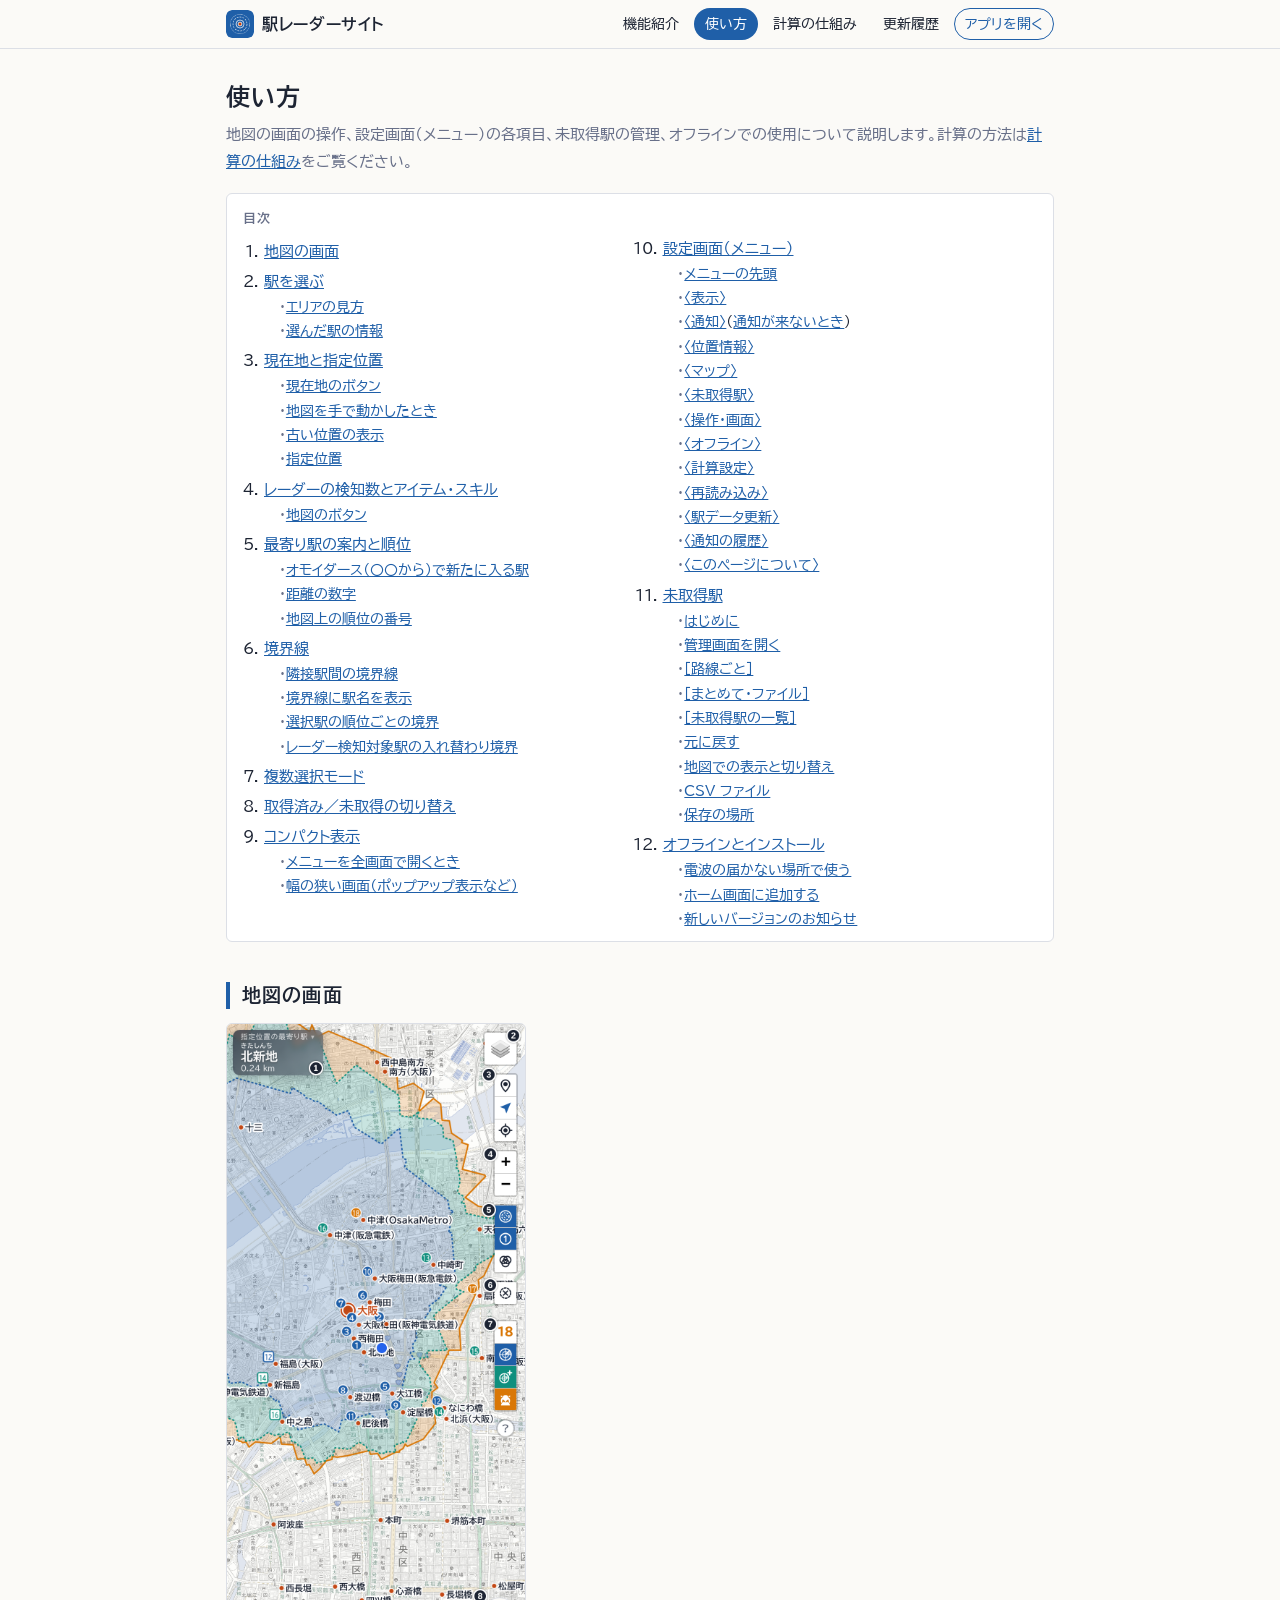
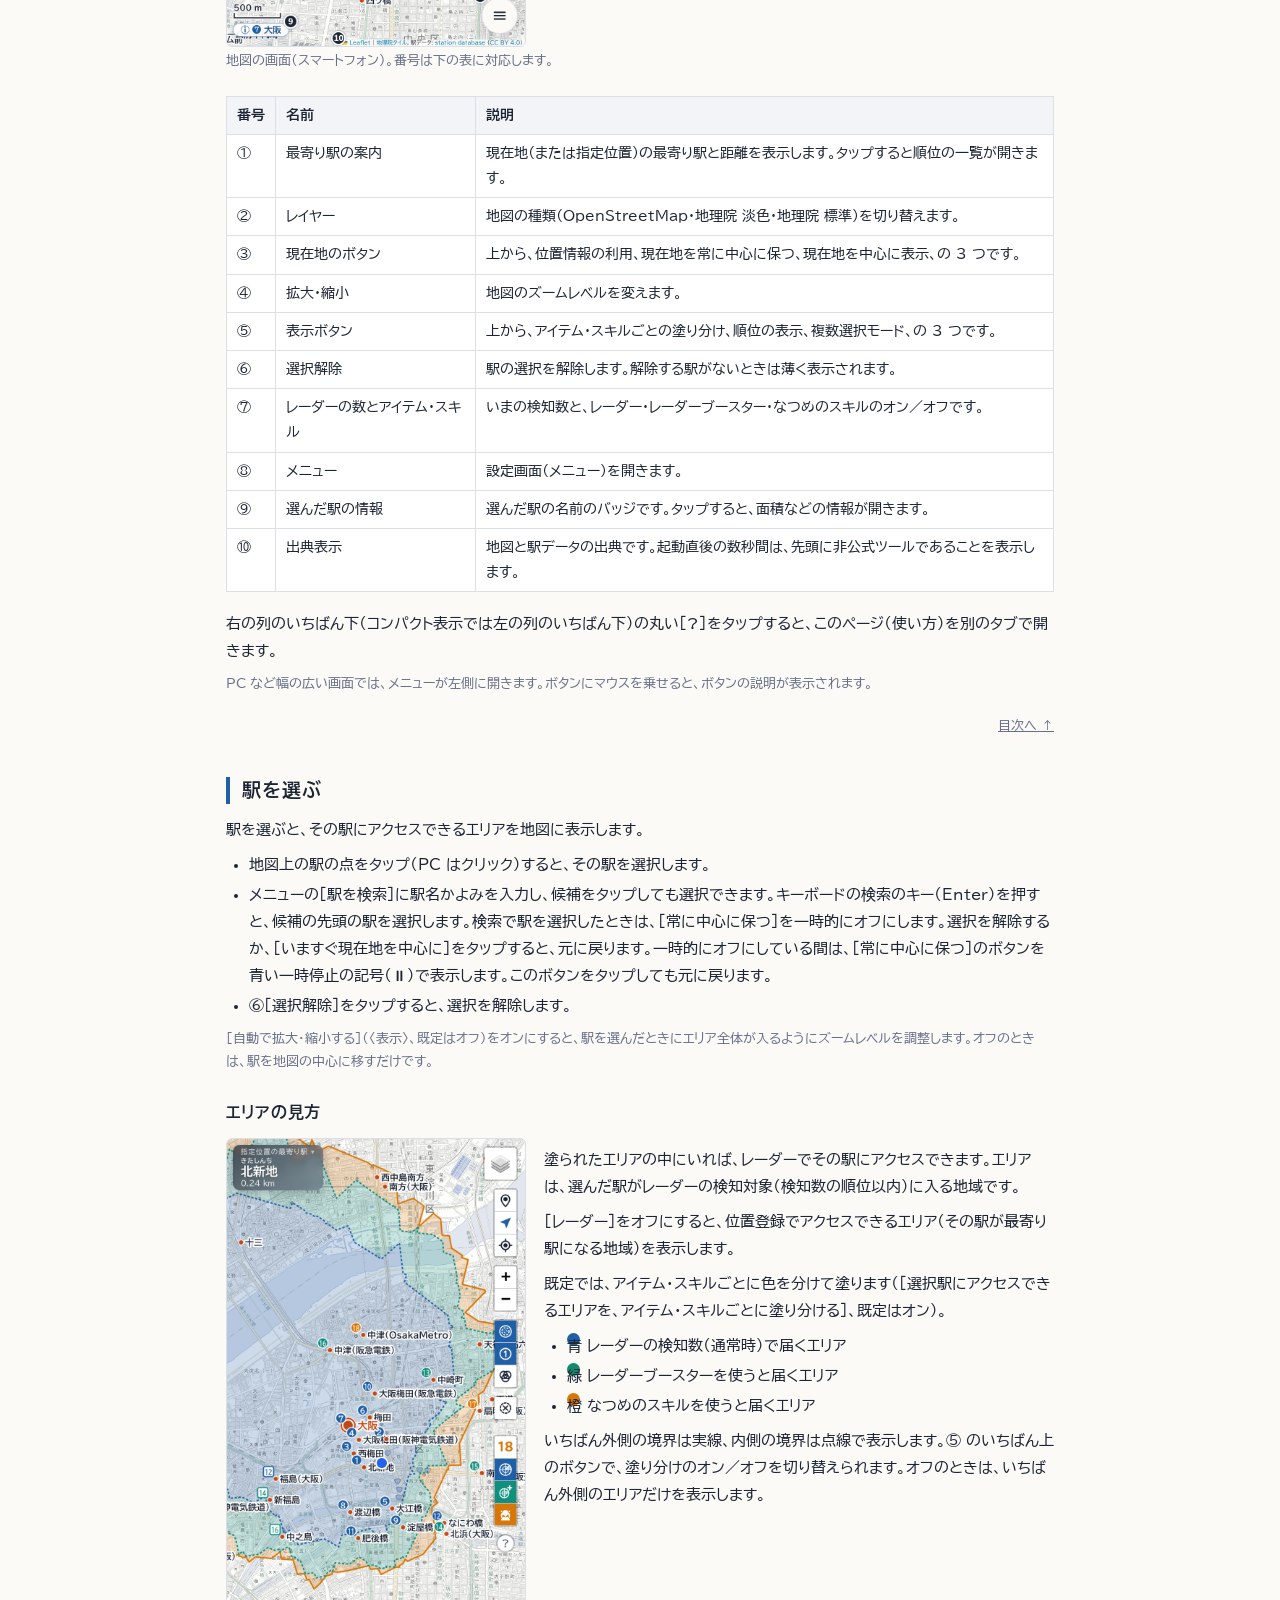
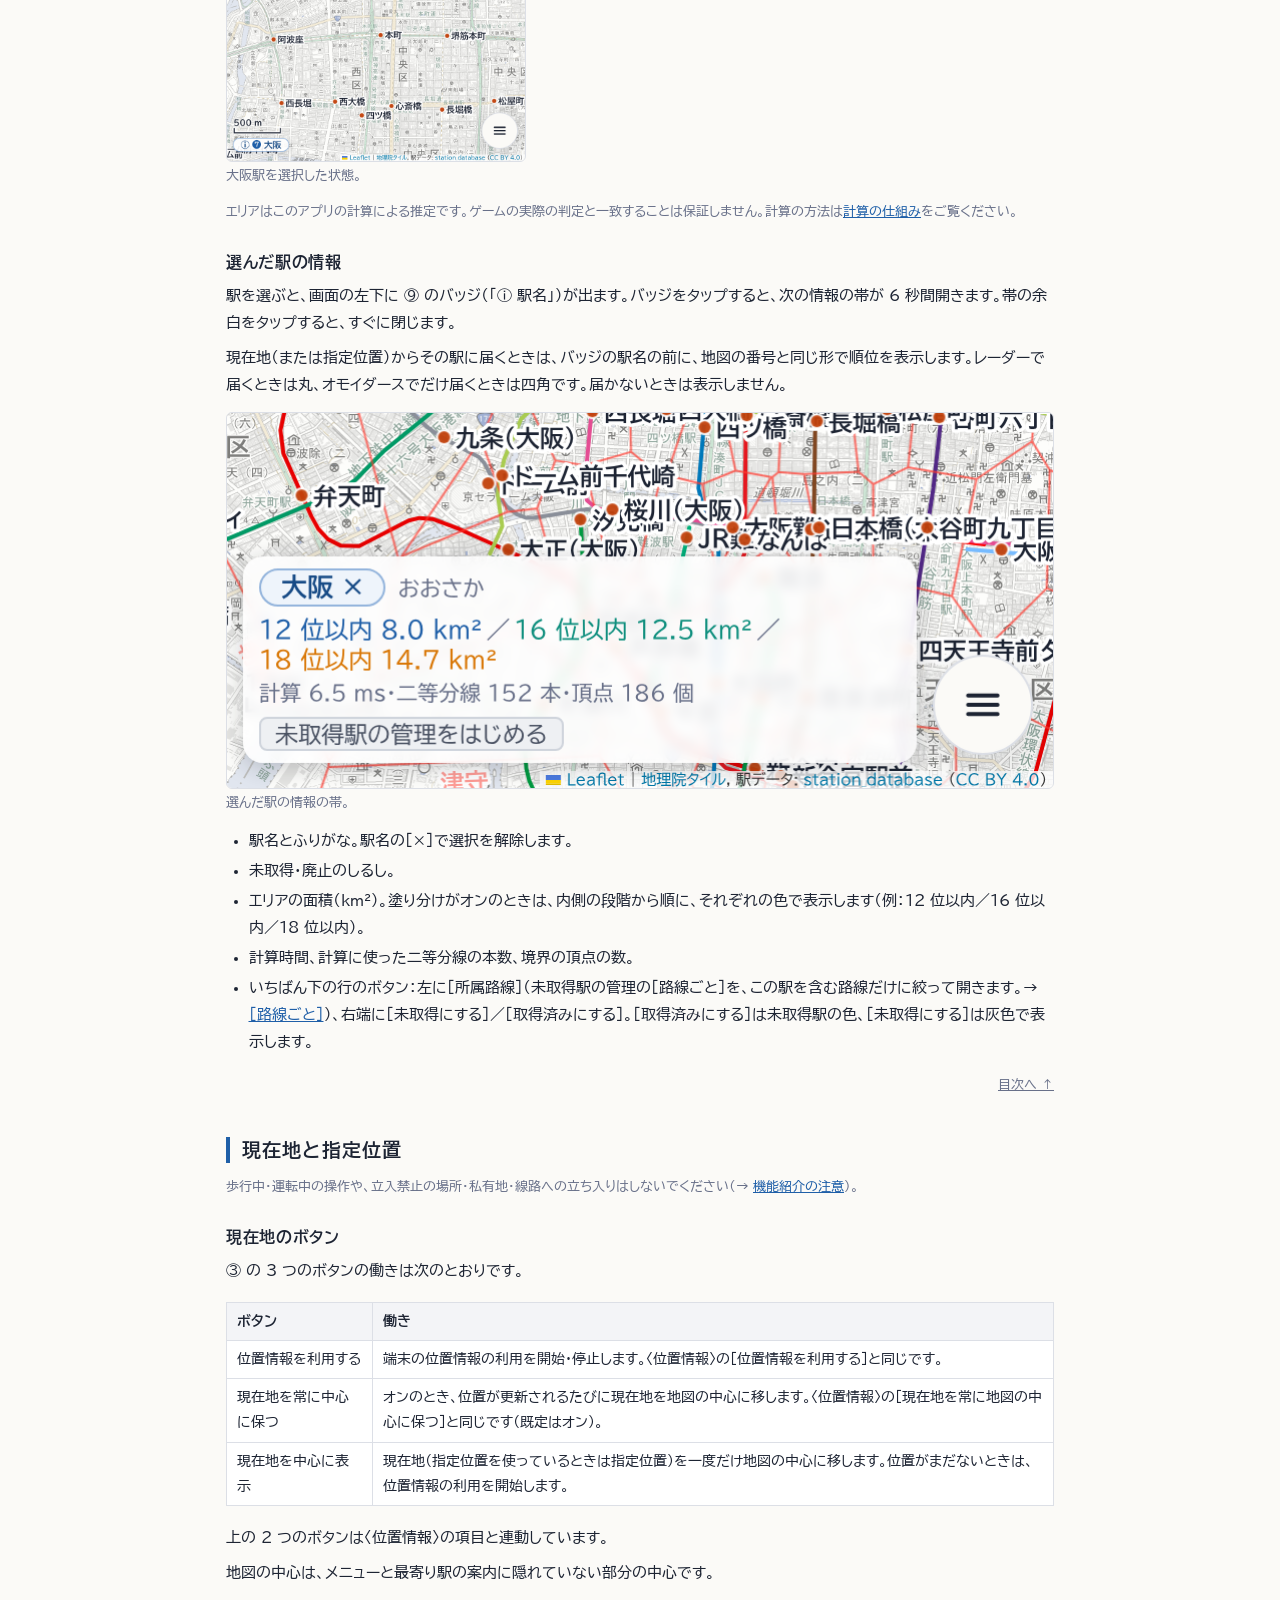
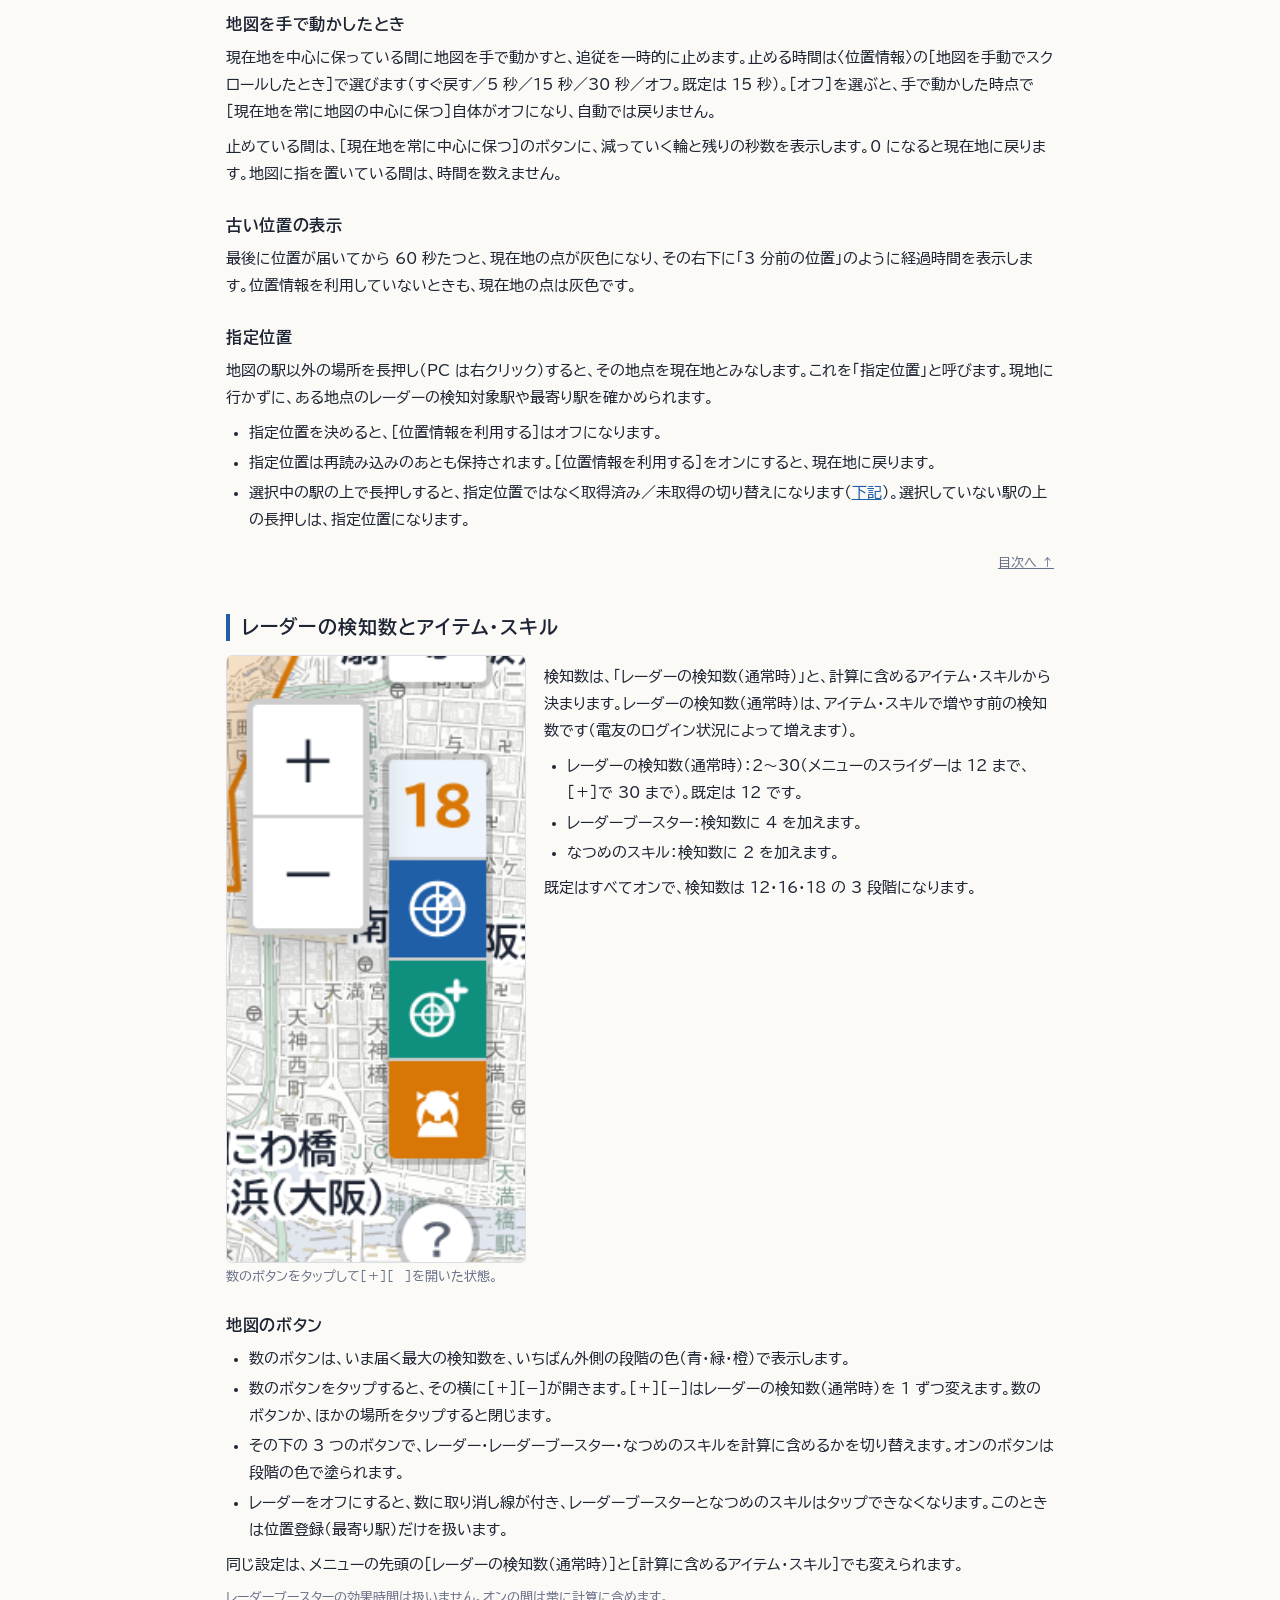
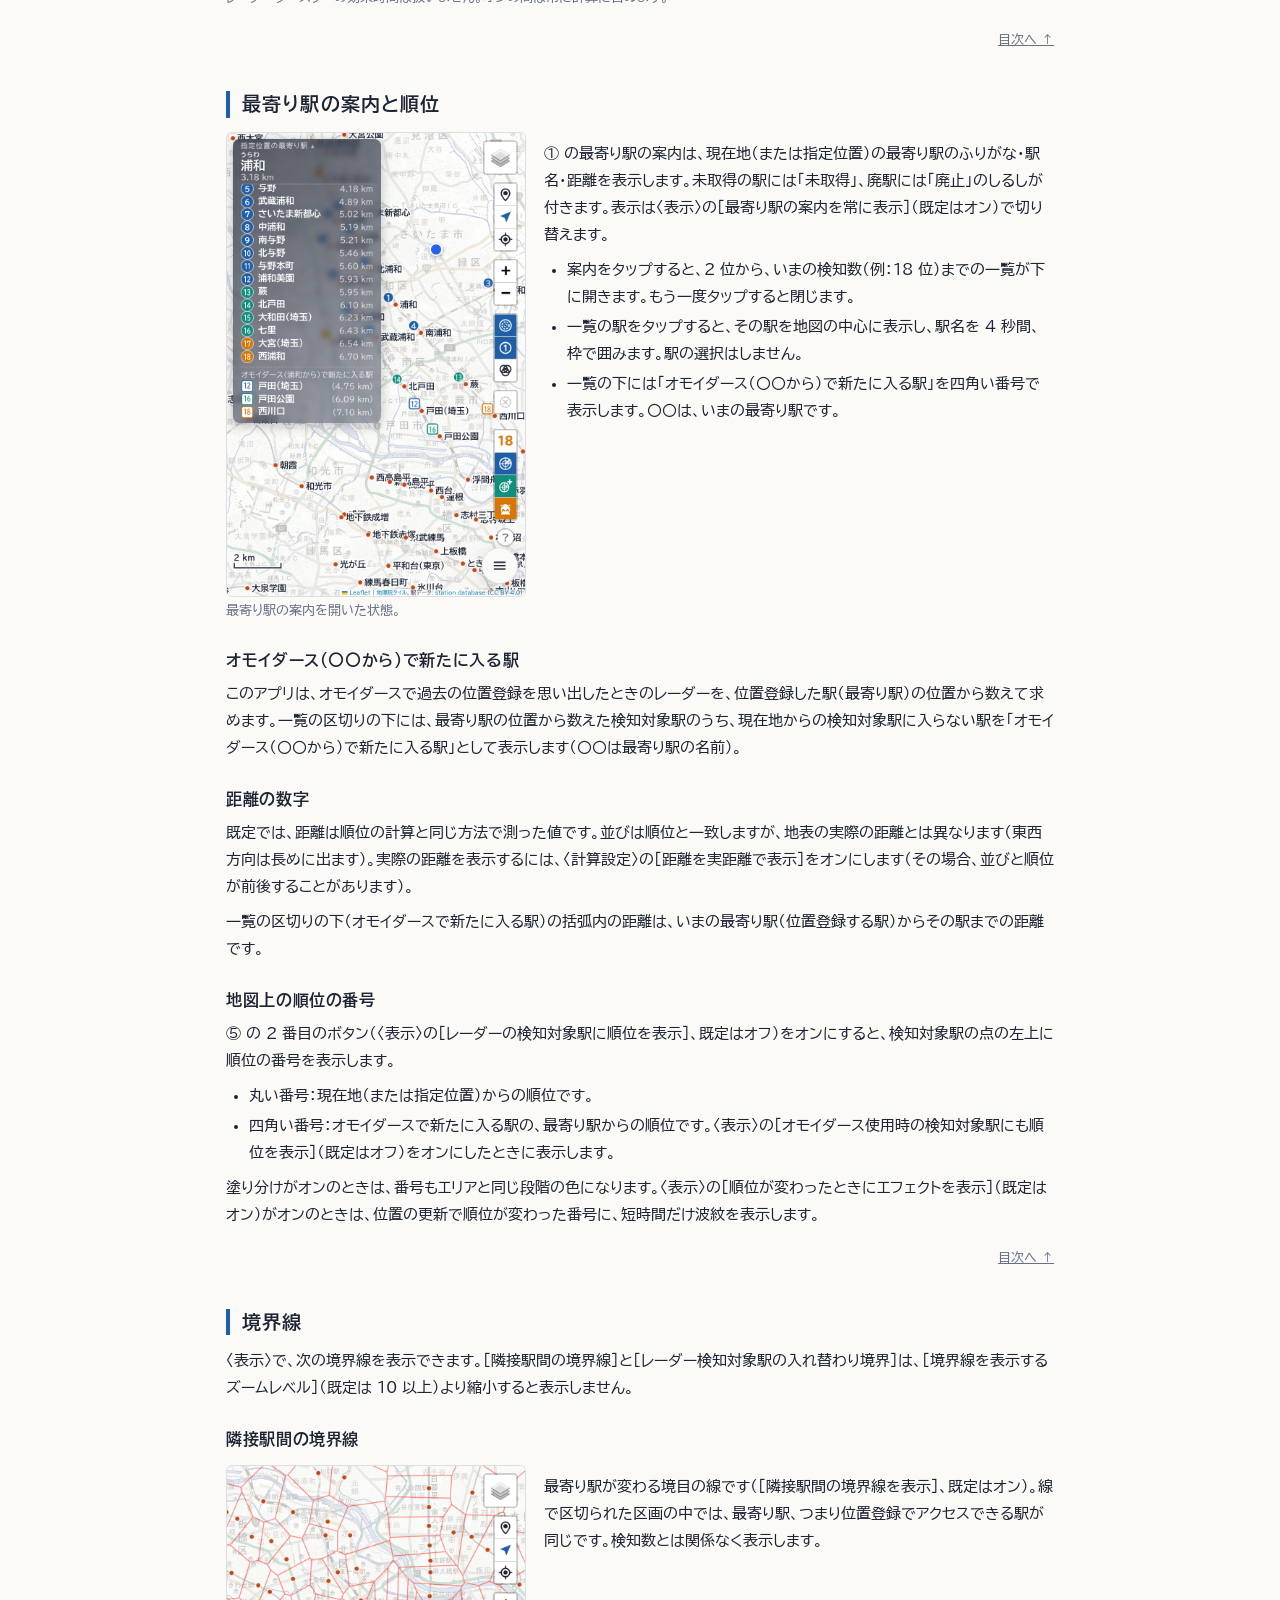
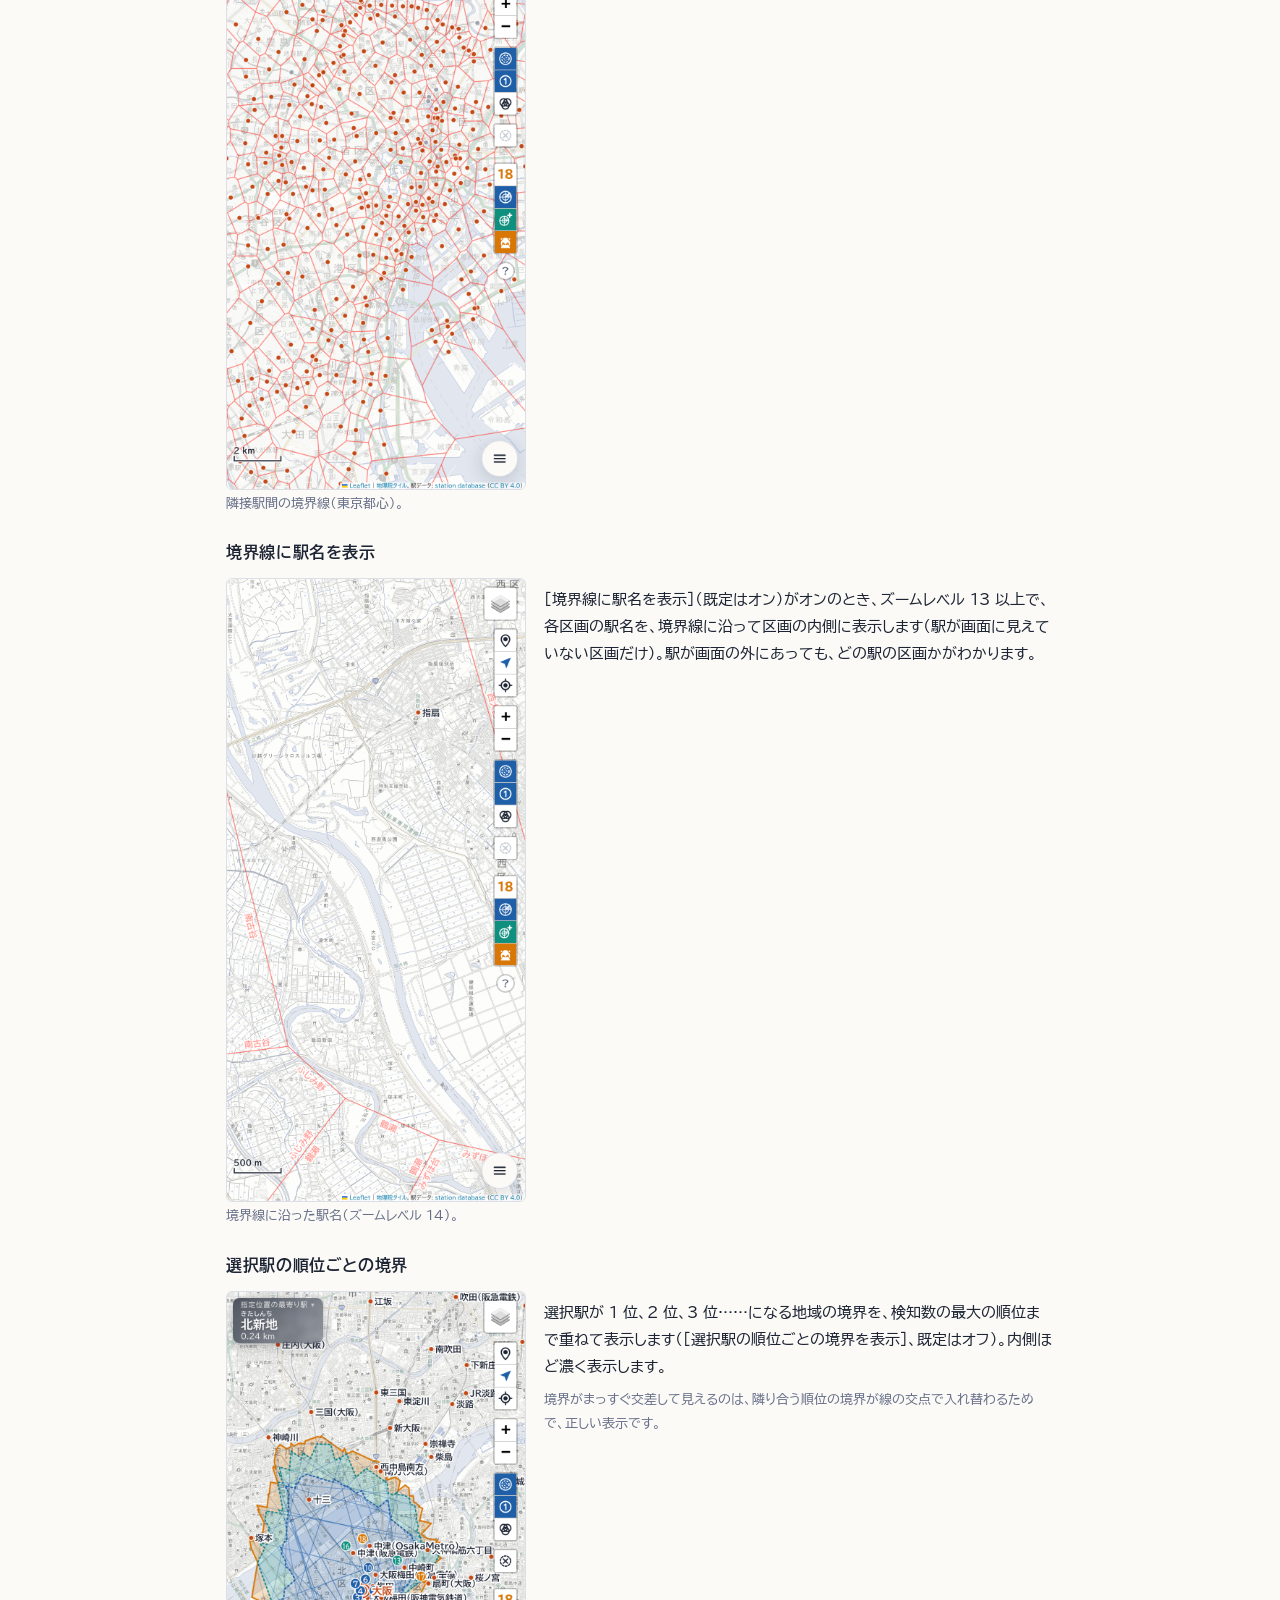
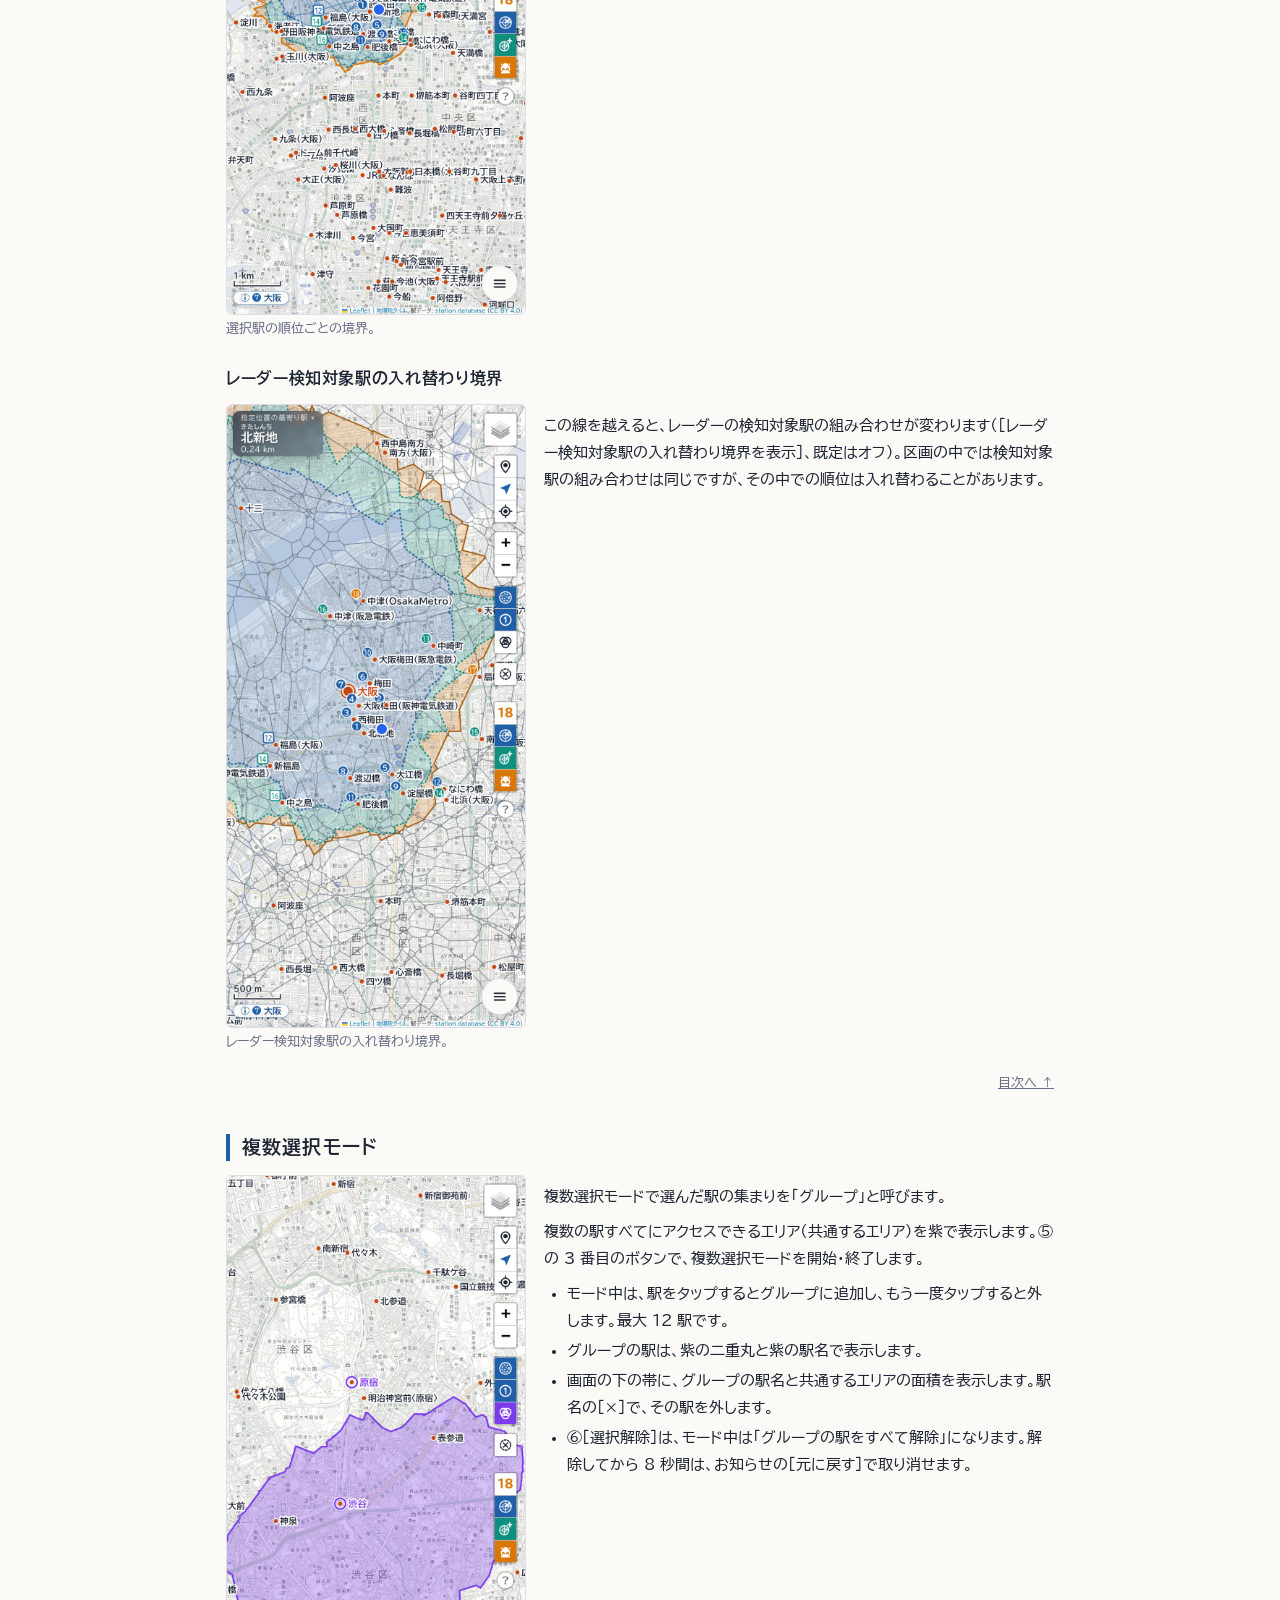
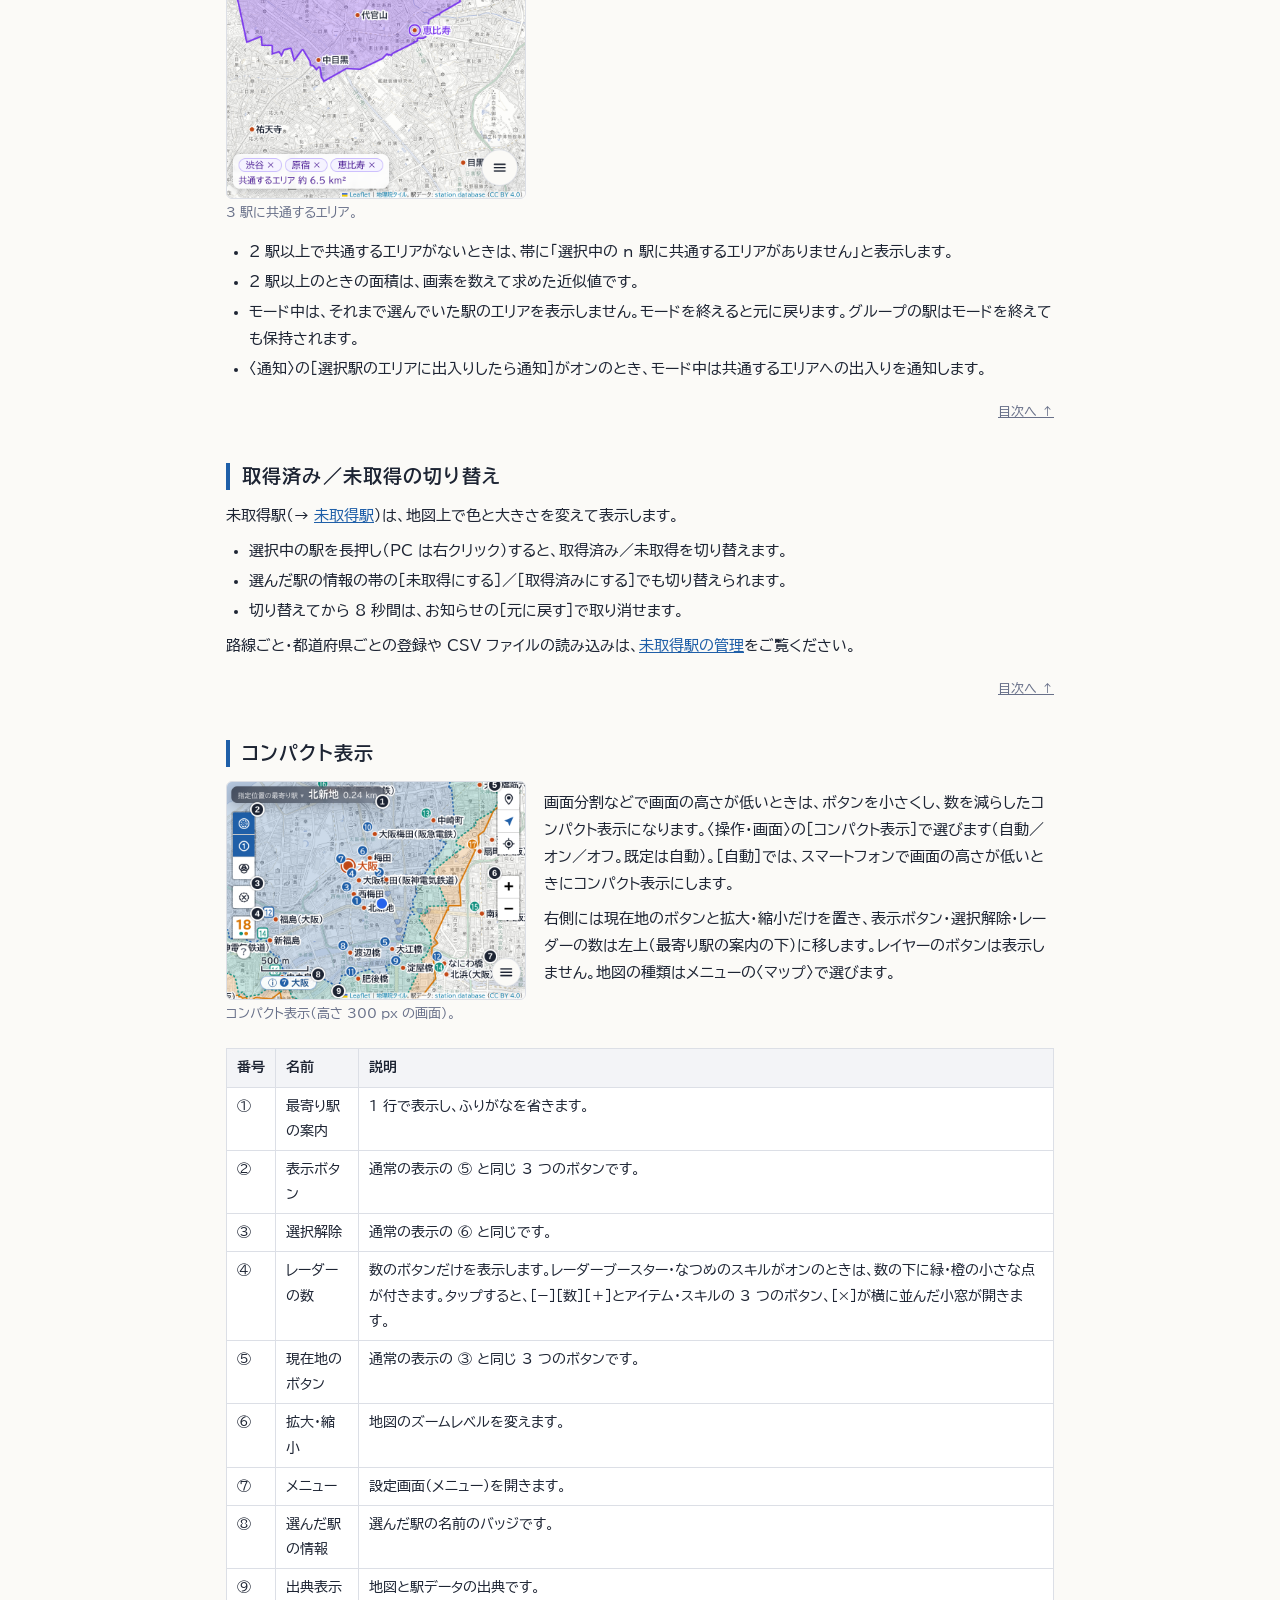
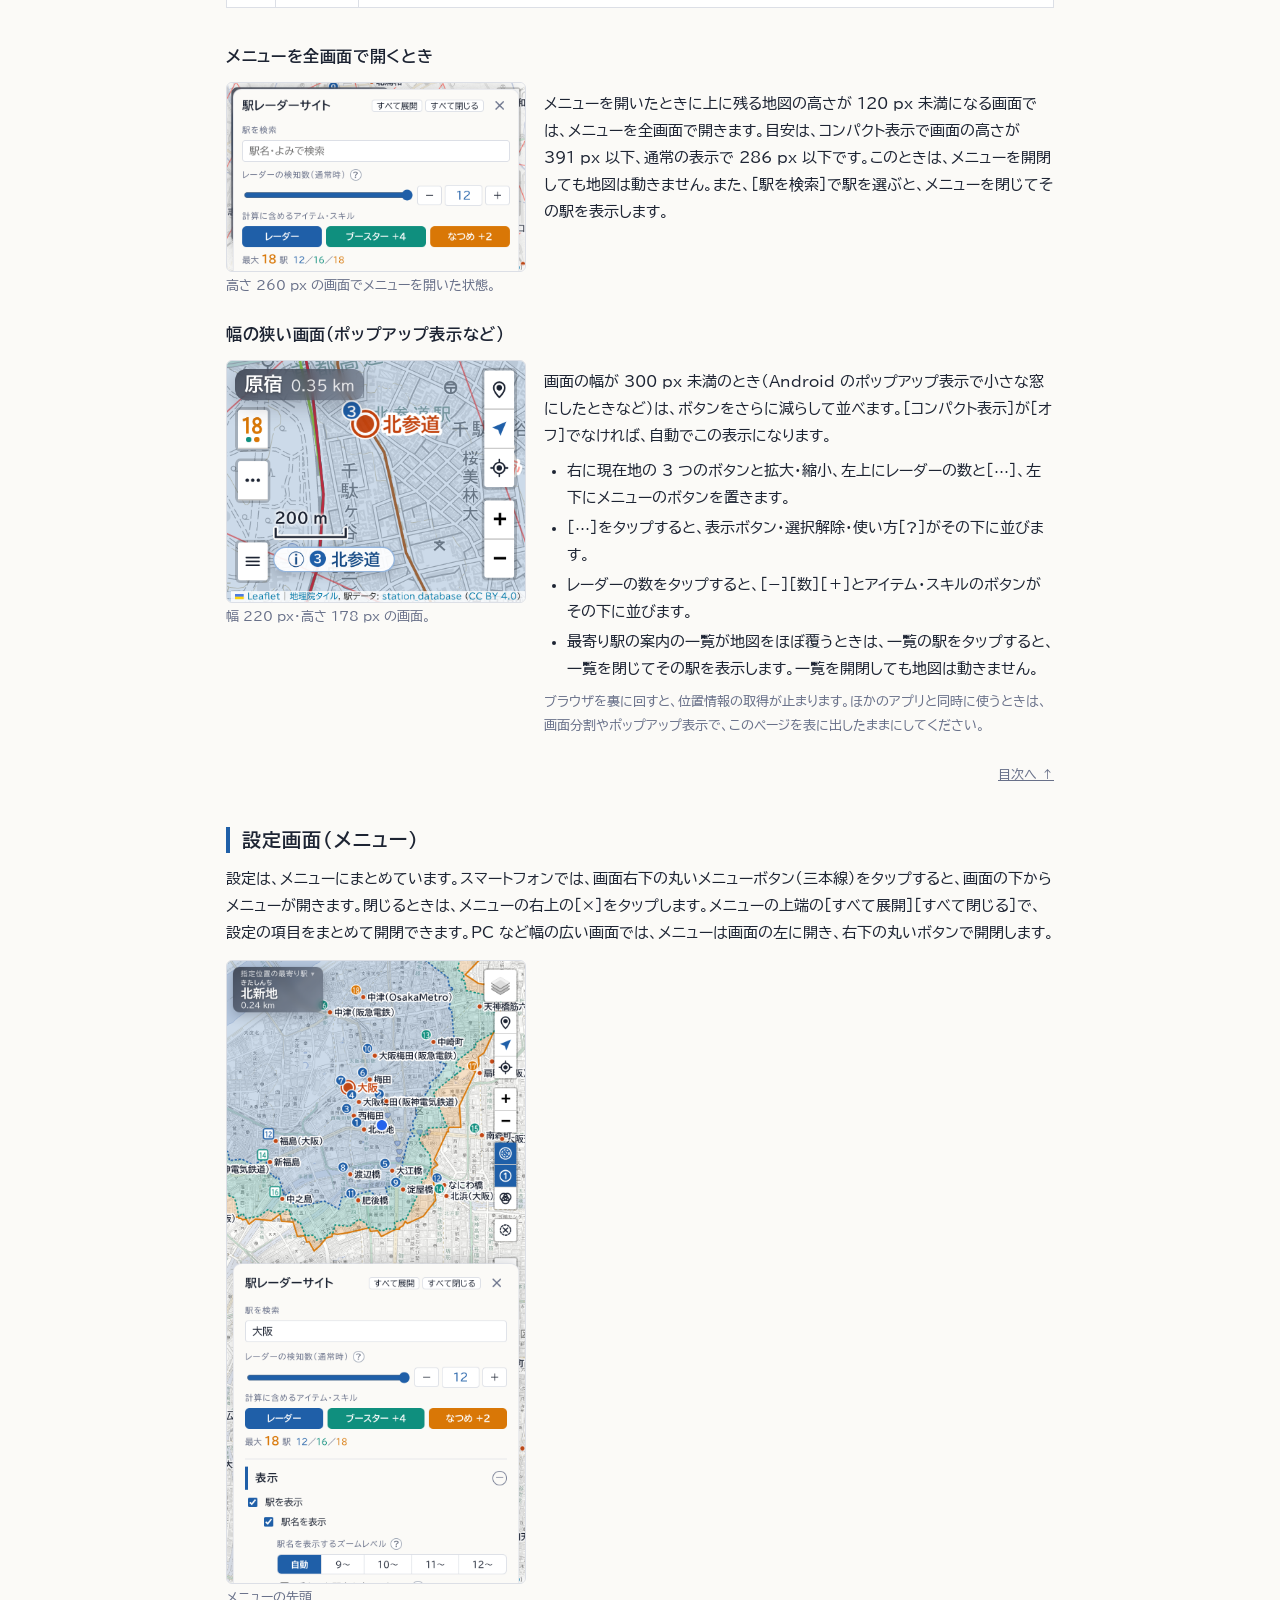
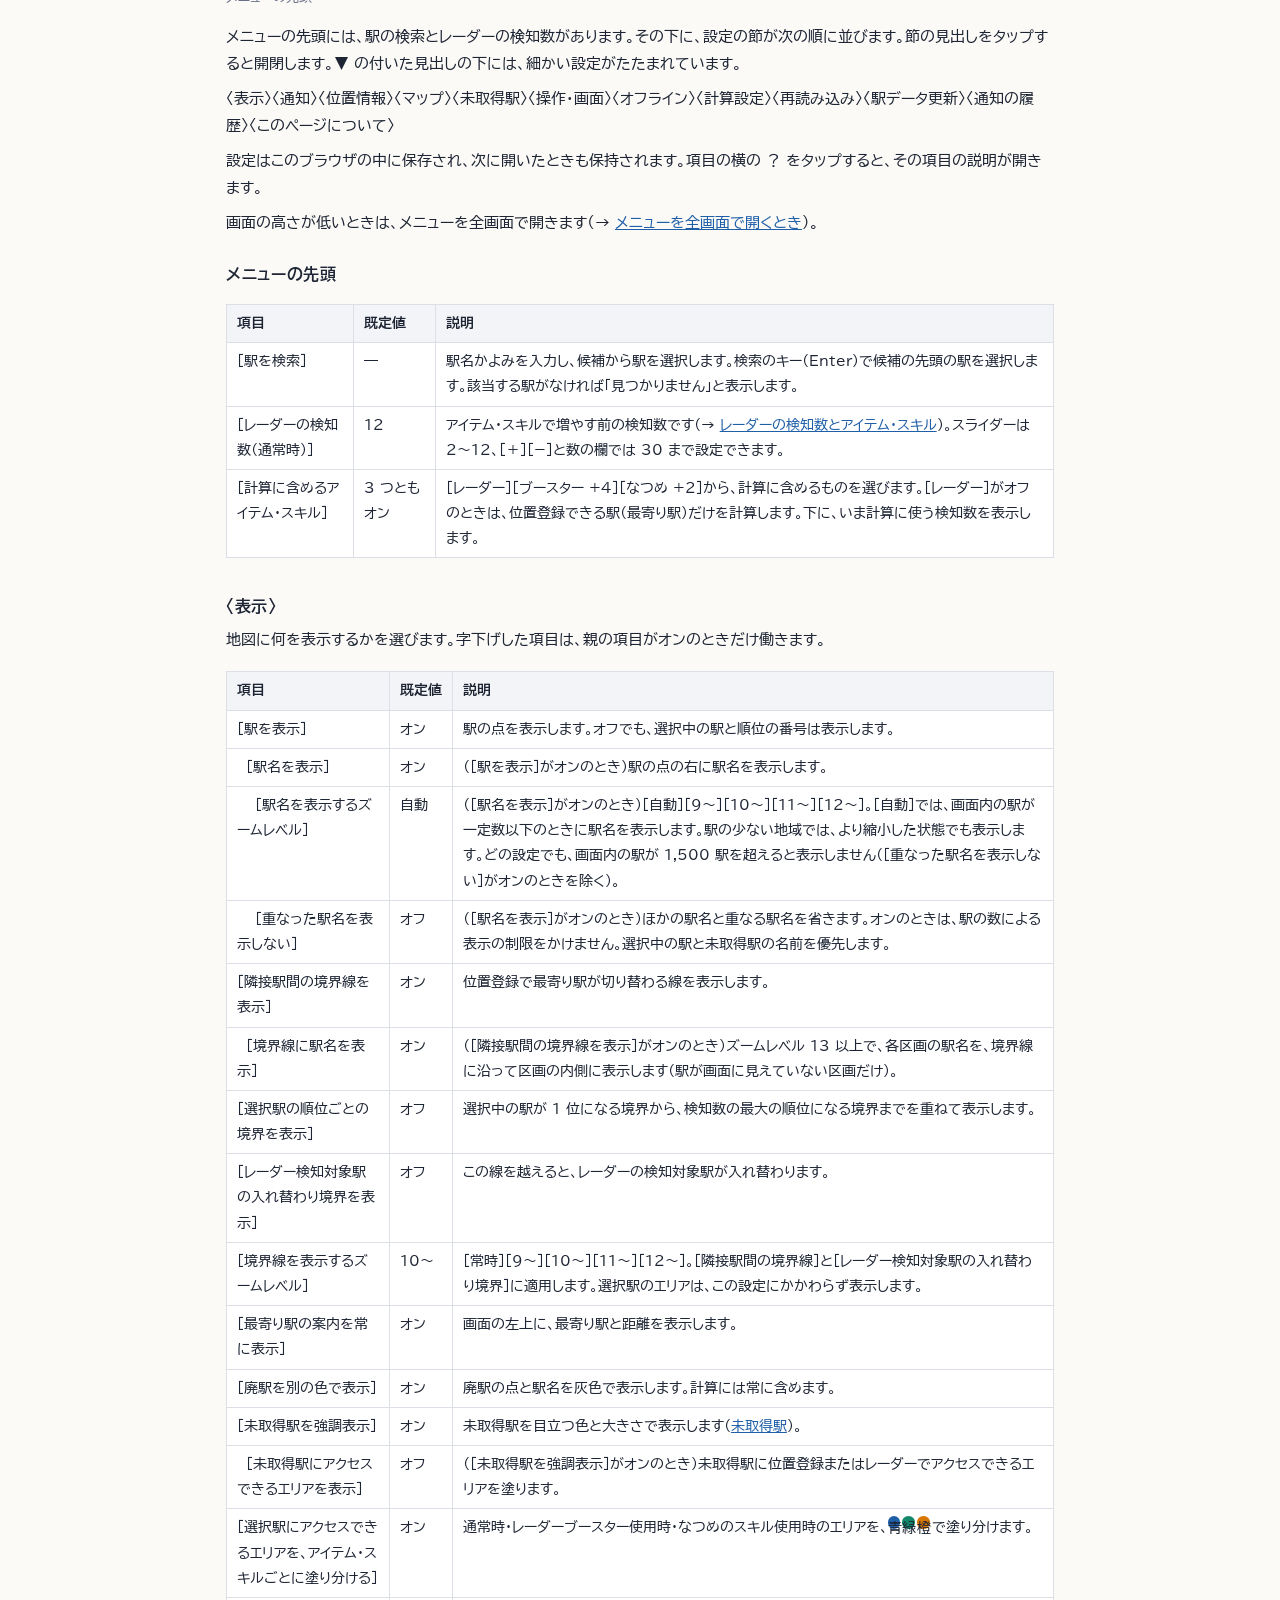
<file: guide/manual.html>
<!doctype html>
<html lang="ja">
<head>
<meta charset="utf-8">
<meta name="viewport" content="width=device-width, initial-scale=1">
<title>使い方｜駅レーダーサイト</title>
<meta name="description" content="駅レーダーサイトの地図の画面の操作、設定画面の各項目、未取得駅の管理、オフラインでの使用について説明します。">
<link rel="icon" href="../icons/icon-192.png">
<link rel="preconnect" href="https://fonts.googleapis.com">
<link rel="preconnect" href="https://fonts.gstatic.com" crossorigin>
<link rel="stylesheet" href="https://fonts.googleapis.com/css2?family=BIZ+UDPGothic:wght@400;700&family=BIZ+UDGothic&display=swap">
<link rel="stylesheet" href="guide.css">
</head>
<body>
<header class="g-head"><div class="in">
  <a class="g-brand" href="./"><img src="../icons/icon-192.png" alt=""><span>駅レーダーサイト</span></a>
  <nav class="g-nav" aria-label="説明のページ">
    <a href="./">機能紹介</a>
    <a href="manual.html" aria-current="page">使い方</a>
    <a href="logic.html">計算の仕組み</a>
    <a href="changes.html">更新履歴</a>
    <a class="app" href="../">アプリを開く</a>
  </nav>
</div></header>
<main>
<h1>使い方</h1>
<p class="lead">地図の画面の操作、設定画面（メニュー）の各項目、未取得駅の管理、オフラインでの使用について説明します。計算の方法は<a href="logic.html">計算の仕組み</a>をご覧ください。</p>
<nav class="toc" id="toc" aria-label="このページの目次"><b>目次</b>
<ol>
  <li><a href="#map-screen">地図の画面</a></li>
  <li><a href="#map-select">駅を選ぶ</a>
    <ul><li><a href="#map-area">エリアの見方</a></li><li><a href="#map-selbar">選んだ駅の情報</a></li></ul></li>
  <li><a href="#map-location">現在地と指定位置</a>
    <ul><li><a href="#map-geo">現在地のボタン</a></li><li><a href="#map-follow">地図を手で動かしたとき</a></li><li><a href="#map-stale">古い位置の表示</a></li><li><a href="#map-sim">指定位置</a></li></ul></li>
  <li><a href="#map-radar">レーダーの検知数とアイテム・スキル</a>
    <ul><li><a href="#map-radar-buttons">地図のボタン</a></li></ul></li>
  <li><a href="#map-near">最寄り駅の案内と順位</a>
    <ul><li><a href="#map-omoidas">オモイダース（〇〇から）で新たに入る駅</a></li><li><a href="#map-distance">距離の数字</a></li><li><a href="#map-marks">地図上の順位の番号</a></li></ul></li>
  <li><a href="#map-lines">境界線</a>
    <ul><li><a href="#map-vor">隣接駅間の境界線</a></li><li><a href="#map-vornames">境界線に駅名を表示</a></li><li><a href="#map-levels">選択駅の順位ごとの境界</a></li><li><a href="#map-viewall">レーダー検知対象駅の入れ替わり境界</a></li></ul></li>
  <li><a href="#map-group">複数選択モード</a></li>
  <li><a href="#map-ua">取得済み／未取得の切り替え</a></li>
  <li><a href="#map-compact">コンパクト表示</a>
    <ul><li><a href="#map-menu-full">メニューを全画面で開くとき</a></li><li><a href="#map-mini">幅の狭い画面（ポップアップ表示など）</a></li></ul></li>
  <li><a href="#set-menu">設定画面（メニュー）</a>
    <ul><li><a href="#set-top">メニューの先頭</a></li><li><a href="#set-disp">〈表示〉</a></li><li><a href="#set-notif">〈通知〉</a>（<a href="#notif-trouble">通知が来ないとき</a>）</li><li><a href="#set-geo">〈位置情報〉</a></li><li><a href="#set-map">〈マップ〉</a></li><li><a href="#set-ua">〈未取得駅〉</a></li><li><a href="#set-ui">〈操作・画面〉</a></li><li><a href="#set-offline">〈オフライン〉</a></li><li><a href="#set-calc">〈計算設定〉</a></li><li><a href="#set-reload">〈再読み込み〉</a></li><li><a href="#set-data">〈駅データ更新〉</a></li><li><a href="#set-log">〈通知の履歴〉</a></li><li><a href="#set-about">〈このページについて〉</a></li></ul></li>
  <li><a href="#ua">未取得駅</a>
    <ul><li><a href="#ua-start">はじめに</a></li><li><a href="#ua-open">管理画面を開く</a></li><li><a href="#ua-lines">［路線ごと］</a></li><li><a href="#ua-bulk">［まとめて・ファイル］</a></li><li><a href="#ua-list">［未取得駅の一覧］</a></li><li><a href="#ua-undo">元に戻す</a></li><li><a href="#ua-map">地図での表示と切り替え</a></li><li><a href="#ua-csv">CSV ファイル</a></li><li><a href="#ua-storage">保存の場所</a></li></ul></li>
  <li><a href="#offline">オフラインとインストール</a>
    <ul><li><a href="#offline-use">電波の届かない場所で使う</a></li><li><a href="#offline-install">ホーム画面に追加する</a></li><li><a href="#offline-update">新しいバージョンのお知らせ</a></li></ul></li>
</ol></nav>

<section id="map-screen">
<h2>地図の画面</h2>
<figure class="phone">
<img src="img/m-screen.webp" alt="地図の画面全体。各部に①〜⑩の番号を付けたもの" loading="lazy">
<figcaption>地図の画面（スマートフォン）。番号は下の表に対応します。</figcaption>
</figure>
<div class="tablewrap">
<table>
<thead><tr><th>番号</th><th>名前</th><th>説明</th></tr></thead>
<tbody>
<tr><td>①</td><td>最寄り駅の案内</td><td>現在地（または指定位置）の最寄り駅と距離を表示します。タップすると順位の一覧が開きます。</td></tr>
<tr><td>②</td><td>レイヤー</td><td>地図の種類（OpenStreetMap・地理院 淡色・地理院 標準）を切り替えます。</td></tr>
<tr><td>③</td><td>現在地のボタン</td><td>上から、位置情報の利用、現在地を常に中心に保つ、現在地を中心に表示、の 3 つです。</td></tr>
<tr><td>④</td><td>拡大・縮小</td><td>地図のズームレベルを変えます。</td></tr>
<tr><td>⑤</td><td>表示ボタン</td><td>上から、アイテム・スキルごとの塗り分け、順位の表示、複数選択モード、の 3 つです。</td></tr>
<tr><td>⑥</td><td>選択解除</td><td>駅の選択を解除します。解除する駅がないときは薄く表示されます。</td></tr>
<tr><td>⑦</td><td>レーダーの数とアイテム・スキル</td><td>いまの検知数と、レーダー・レーダーブースター・なつめのスキルのオン／オフです。</td></tr>
<tr><td>⑧</td><td>メニュー</td><td>設定画面（メニュー）を開きます。</td></tr>
<tr><td>⑨</td><td>選んだ駅の情報</td><td>選んだ駅の名前のバッジです。タップすると、面積などの情報が開きます。</td></tr>
<tr><td>⑩</td><td>出典表示</td><td>地図と駅データの出典です。起動直後の数秒間は、先頭に非公式ツールであることを表示します。</td></tr>
</tbody>
</table>
</div>
<p>右の列のいちばん下（コンパクト表示では左の列のいちばん下）の丸い［?］をタップすると、このページ（使い方）を別のタブで開きます。</p>
<p class="note">PC など幅の広い画面では、メニューが左側に開きます。ボタンにマウスを乗せると、ボタンの説明が表示されます。</p>
<p class="totop"><a href="#toc">目次へ ↑</a></p>
</section>

<section id="map-select">
<h2>駅を選ぶ</h2>
<p>駅を選ぶと、その駅にアクセスできるエリアを地図に表示します。</p>
<ul>
<li>地図上の駅の点をタップ（PC はクリック）すると、その駅を選択します。</li>
<li>メニューの［駅を検索］に駅名かよみを入力し、候補をタップしても選択できます。キーボードの検索のキー（Enter）を押すと、候補の先頭の駅を選択します。検索で駅を選択したときは、［常に中心に保つ］を一時的にオフにします。選択を解除するか、［いますぐ現在地を中心に］をタップすると、元に戻ります。一時的にオフにしている間は、［常に中心に保つ］のボタンを青い一時停止の記号（⏸）で表示します。このボタンをタップしても元に戻ります。</li>
<li>⑥［選択解除］をタップすると、選択を解除します。</li>
</ul>
<p class="note">［自動で拡大・縮小する］（〈表示〉、既定はオフ）をオンにすると、駅を選んだときにエリア全体が入るようにズームレベルを調整します。オフのときは、駅を地図の中心に移すだけです。</p>

<h3 id="map-area">エリアの見方</h3>
<div class="side">
<figure class="phone">
<img src="img/f-overview.webp" alt="大阪駅を選択し、エリアを青・緑・橙で塗り分けた地図" loading="lazy">
<figcaption>大阪駅を選択した状態。</figcaption>
</figure>
<div>
<p>塗られたエリアの中にいれば、レーダーでその駅にアクセスできます。エリアは、選んだ駅がレーダーの検知対象（検知数の順位以内）に入る地域です。</p>
<p>［レーダー］をオフにすると、位置登録でアクセスできるエリア（その駅が最寄り駅になる地域）を表示します。</p>
<p>既定では、アイテム・スキルごとに色を分けて塗ります（［選択駅にアクセスできるエリアを、アイテム・スキルごとに塗り分ける］、既定はオン）。</p>
<ul>
<li><span class="chip t0">青</span> レーダーの検知数（通常時）で届くエリア</li>
<li><span class="chip t1">緑</span> レーダーブースターを使うと届くエリア</li>
<li><span class="chip t2">橙</span> なつめのスキルを使うと届くエリア</li>
</ul>
<p>いちばん外側の境界は実線、内側の境界は点線で表示します。⑤ のいちばん上のボタンで、塗り分けのオン／オフを切り替えられます。オフのときは、いちばん外側のエリアだけを表示します。</p>
</div>
</div>
<p class="note">エリアはこのアプリの計算による推定です。ゲームの実際の判定と一致することは保証しません。計算の方法は<a href="logic.html">計算の仕組み</a>をご覧ください。</p>

<h3 id="map-selbar">選んだ駅の情報</h3>
<p>駅を選ぶと、画面の左下に ⑨ のバッジ（「ⓘ 駅名」）が出ます。バッジをタップすると、次の情報の帯が 6 秒間開きます。帯の余白をタップすると、すぐに閉じます。</p>
<p>現在地（または指定位置）からその駅に届くときは、バッジの駅名の前に、地図の番号と同じ形で順位を表示します。レーダーで届くときは丸、オモイダースでだけ届くときは四角です。届かないときは表示しません。</p>
<figure class="wide">
<img src="img/m-selbar.webp" alt="選んだ駅の情報の帯。駅名、ふりがな、面積、計算時間と、いちばん下の行に［所属路線］［未取得にする］のボタン" loading="lazy">
<figcaption>選んだ駅の情報の帯。</figcaption>
</figure>
<ul>
<li>駅名とふりがな。駅名の［×］で選択を解除します。</li>
<li>未取得・廃止のしるし。</li>
<li>エリアの面積（km²）。塗り分けがオンのときは、内側の段階から順に、それぞれの色で表示します（例：12 位以内／16 位以内／18 位以内）。</li>
<li>計算時間、計算に使った二等分線の本数、境界の頂点の数。</li>
<li>いちばん下の行のボタン：左に［所属路線］（未取得駅の管理の［路線ごと］を、この駅を含む路線だけに絞って開きます。→ <a href="#ua-lines">［路線ごと］</a>）、右端に［未取得にする］／［取得済みにする］。［取得済みにする］は未取得駅の色、［未取得にする］は灰色で表示します。</li>
</ul>
<p class="totop"><a href="#toc">目次へ ↑</a></p>
</section>

<section id="map-location">
<h2>現在地と指定位置</h2>
<p class="note">歩行中・運転中の操作や、立入禁止の場所・私有地・線路への立ち入りはしないでください（→ <a href="./#notes">機能紹介の注意</a>）。</p>
<h3 id="map-geo">現在地のボタン</h3>
<p>③ の 3 つのボタンの働きは次のとおりです。</p>
<div class="tablewrap">
<table>
<thead><tr><th>ボタン</th><th>働き</th></tr></thead>
<tbody>
<tr><td>位置情報を利用する</td><td>端末の位置情報の利用を開始・停止します。〈位置情報〉の［位置情報を利用する］と同じです。</td></tr>
<tr><td>現在地を常に中心に保つ</td><td>オンのとき、位置が更新されるたびに現在地を地図の中心に移します。〈位置情報〉の［現在地を常に地図の中心に保つ］と同じです（既定はオン）。</td></tr>
<tr><td>現在地を中心に表示</td><td>現在地（指定位置を使っているときは指定位置）を一度だけ地図の中心に移します。位置がまだないときは、位置情報の利用を開始します。</td></tr>
</tbody>
</table>
</div>
<p>上の 2 つのボタンは〈位置情報〉の項目と連動しています。</p>
<p>地図の中心は、メニューと最寄り駅の案内に隠れていない部分の中心です。</p>

<h3 id="map-follow">地図を手で動かしたとき</h3>
<p>現在地を中心に保っている間に地図を手で動かすと、追従を一時的に止めます。止める時間は〈位置情報〉の［地図を手動でスクロールしたとき］で選びます（すぐ戻す／5 秒／15 秒／30 秒／オフ。既定は 15 秒）。［オフ］を選ぶと、手で動かした時点で［現在地を常に地図の中心に保つ］自体がオフになり、自動では戻りません。</p>
<p>止めている間は、［現在地を常に中心に保つ］のボタンに、減っていく輪と残りの秒数を表示します。0 になると現在地に戻ります。地図に指を置いている間は、時間を数えません。</p>

<h3 id="map-stale">古い位置の表示</h3>
<p>最後に位置が届いてから 60 秒たつと、現在地の点が灰色になり、その右下に「3 分前の位置」のように経過時間を表示します。位置情報を利用していないときも、現在地の点は灰色です。</p>

<h3 id="map-sim">指定位置</h3>
<p>地図の駅以外の場所を長押し（PC は右クリック）すると、その地点を現在地とみなします。これを「指定位置」と呼びます。現地に行かずに、ある地点のレーダーの検知対象駅や最寄り駅を確かめられます。</p>
<ul>
<li>指定位置を決めると、［位置情報を利用する］はオフになります。</li>
<li>指定位置は再読み込みのあとも保持されます。［位置情報を利用する］をオンにすると、現在地に戻ります。</li>
<li>選択中の駅の上で長押しすると、指定位置ではなく取得済み／未取得の切り替えになります（<a href="#map-ua">下記</a>）。選択していない駅の上の長押しは、指定位置になります。</li>
</ul>
<p class="totop"><a href="#toc">目次へ ↑</a></p>
</section>

<section id="map-radar">
<h2>レーダーの検知数とアイテム・スキル</h2>
<div class="side">
<figure class="phone">
<img src="img/m-radar-pop.webp" alt="レーダーの数のボタンの左に［＋］［−］が開いた状態" loading="lazy">
<figcaption>数のボタンをタップして［＋］［−］を開いた状態。</figcaption>
</figure>
<div>
<p>検知数は、「レーダーの検知数（通常時）」と、計算に含めるアイテム・スキルから決まります。レーダーの検知数（通常時）は、アイテム・スキルで増やす前の検知数です（電友のログイン状況によって増えます）。</p>
<ul>
<li>レーダーの検知数（通常時）：2〜30（メニューのスライダーは 12 まで、［＋］で 30 まで）。既定は 12 です。</li>
<li>レーダーブースター：検知数に 4 を加えます。</li>
<li>なつめのスキル：検知数に 2 を加えます。</li>
</ul>
<p>既定はすべてオンで、検知数は 12・16・18 の 3 段階になります。</p>
</div>
</div>
<h3 id="map-radar-buttons">地図のボタン</h3>
<ul>
<li>数のボタンは、いま届く最大の検知数を、いちばん外側の段階の色（青・緑・橙）で表示します。</li>
<li>数のボタンをタップすると、その横に［＋］［−］が開きます。［＋］［−］はレーダーの検知数（通常時）を 1 ずつ変えます。数のボタンか、ほかの場所をタップすると閉じます。</li>
<li>その下の 3 つのボタンで、レーダー・レーダーブースター・なつめのスキルを計算に含めるかを切り替えます。オンのボタンは段階の色で塗られます。</li>
<li>レーダーをオフにすると、数に取り消し線が付き、レーダーブースターとなつめのスキルはタップできなくなります。このときは位置登録（最寄り駅）だけを扱います。</li>
</ul>
<p>同じ設定は、メニューの先頭の［レーダーの検知数（通常時）］と［計算に含めるアイテム・スキル］でも変えられます。</p>
<p class="note">レーダーブースターの効果時間は扱いません。オンの間は常に計算に含めます。</p>
<p class="totop"><a href="#toc">目次へ ↑</a></p>
</section>

<section id="map-near">
<h2>最寄り駅の案内と順位</h2>
<div class="side">
<figure class="phone">
<img src="img/f-near.webp" alt="最寄り駅の案内を開き、順位の一覧とオモイダースで新たに入る駅を表示した状態" loading="lazy">
<figcaption>最寄り駅の案内を開いた状態。</figcaption>
</figure>
<div>
<p>① の最寄り駅の案内は、現在地（または指定位置）の最寄り駅のふりがな・駅名・距離を表示します。未取得の駅には「未取得」、廃駅には「廃止」のしるしが付きます。表示は〈表示〉の［最寄り駅の案内を常に表示］（既定はオン）で切り替えます。</p>
<ul>
<li>案内をタップすると、2 位から、いまの検知数（例：18 位）までの一覧が下に開きます。もう一度タップすると閉じます。</li>
<li>一覧の駅をタップすると、その駅を地図の中心に表示し、駅名を 4 秒間、枠で囲みます。駅の選択はしません。</li>
<li>一覧の下には「オモイダース（〇〇から）で新たに入る駅」を四角い番号で表示します。〇〇は、いまの最寄り駅です。</li>
</ul>
</div>
</div>

<h3 id="map-omoidas">オモイダース（〇〇から）で新たに入る駅</h3>
<p>このアプリは、オモイダースで過去の位置登録を思い出したときのレーダーを、位置登録した駅（最寄り駅）の位置から数えて求めます。一覧の区切りの下には、最寄り駅の位置から数えた検知対象駅のうち、現在地からの検知対象駅に入らない駅を「オモイダース（〇〇から）で新たに入る駅」として表示します（〇〇は最寄り駅の名前）。</p>

<h3 id="map-distance">距離の数字</h3>
<p>既定では、距離は順位の計算と同じ方法で測った値です。並びは順位と一致しますが、地表の実際の距離とは異なります（東西方向は長めに出ます）。実際の距離を表示するには、〈計算設定〉の［距離を実距離で表示］をオンにします（その場合、並びと順位が前後することがあります）。</p>
<p>一覧の区切りの下（オモイダースで新たに入る駅）の括弧内の距離は、いまの最寄り駅（位置登録する駅）からその駅までの距離です。</p>

<h3 id="map-marks">地図上の順位の番号</h3>
<p>⑤ の 2 番目のボタン（〈表示〉の［レーダーの検知対象駅に順位を表示］、既定はオフ）をオンにすると、検知対象駅の点の左上に順位の番号を表示します。</p>
<ul>
<li>丸い番号：現在地（または指定位置）からの順位です。</li>
<li>四角い番号：オモイダースで新たに入る駅の、最寄り駅からの順位です。〈表示〉の［オモイダース使用時の検知対象駅にも順位を表示］（既定はオフ）をオンにしたときに表示します。</li>
</ul>
<p>塗り分けがオンのときは、番号もエリアと同じ段階の色になります。〈表示〉の［順位が変わったときにエフェクトを表示］（既定はオン）がオンのときは、位置の更新で順位が変わった番号に、短時間だけ波紋を表示します。</p>
<p class="totop"><a href="#toc">目次へ ↑</a></p>
</section>

<section id="map-lines">
<h2>境界線</h2>
<p>〈表示〉で、次の境界線を表示できます。［隣接駅間の境界線］と［レーダー検知対象駅の入れ替わり境界］は、［境界線を表示するズームレベル］（既定は 10 以上）より縮小すると表示しません。</p>

<h3 id="map-vor">隣接駅間の境界線</h3>
<div class="side">
<figure class="phone">
<img src="img/f-vor-tokyo.webp" alt="東京都心の隣接駅間の境界線" loading="lazy">
<figcaption>隣接駅間の境界線（東京都心）。</figcaption>
</figure>
<div>
<p>最寄り駅が変わる境目の線です（［隣接駅間の境界線を表示］、既定はオン）。線で区切られた区画の中では、最寄り駅、つまり位置登録でアクセスできる駅が同じです。検知数とは関係なく表示します。</p>
</div>
</div>

<h3 id="map-vornames">境界線に駅名を表示</h3>
<div class="side">
<figure class="phone">
<img src="img/m-vornames.webp" alt="隣接駅間の境界線に沿って駅名を表示した地図" loading="lazy">
<figcaption>境界線に沿った駅名（ズームレベル 14）。</figcaption>
</figure>
<div>
<p>［境界線に駅名を表示］（既定はオン）がオンのとき、ズームレベル 13 以上で、各区画の駅名を、境界線に沿って区画の内側に表示します（駅が画面に見えていない区画だけ）。駅が画面の外にあっても、どの駅の区画かがわかります。</p>
</div>
</div>

<h3 id="map-levels">選択駅の順位ごとの境界</h3>
<div class="side">
<figure class="phone">
<img src="img/m-levels.webp" alt="選択駅の順位ごとの境界を重ねて表示した地図" loading="lazy">
<figcaption>選択駅の順位ごとの境界。</figcaption>
</figure>
<div>
<p>選択駅が 1 位、2 位、3 位……になる地域の境界を、検知数の最大の順位まで重ねて表示します（［選択駅の順位ごとの境界を表示］、既定はオフ）。内側ほど濃く表示します。</p>
<p class="note">境界がまっすぐ交差して見えるのは、隣り合う順位の境界が線の交点で入れ替わるためで、正しい表示です。</p>
</div>
</div>

<h3 id="map-viewall">レーダー検知対象駅の入れ替わり境界</h3>
<div class="side">
<figure class="phone">
<img src="img/m-viewall.webp" alt="レーダー検知対象駅の入れ替わり境界を表示した地図" loading="lazy">
<figcaption>レーダー検知対象駅の入れ替わり境界。</figcaption>
</figure>
<div>
<p>この線を越えると、レーダーの検知対象駅の組み合わせが変わります（［レーダー検知対象駅の入れ替わり境界を表示］、既定はオフ）。区画の中では検知対象駅の組み合わせは同じですが、その中での順位は入れ替わることがあります。</p>
</div>
</div>
<p class="totop"><a href="#toc">目次へ ↑</a></p>
</section>

<section id="map-group">
<h2>複数選択モード</h2>
<div class="side">
<figure class="phone">
<img src="img/f-group.webp" alt="3 駅に共通するエリアを紫で塗った地図" loading="lazy">
<figcaption>3 駅に共通するエリア。</figcaption>
</figure>
<div>
<p>複数選択モードで選んだ駅の集まりを「グループ」と呼びます。</p>
<p>複数の駅すべてにアクセスできるエリア（共通するエリア）を紫で表示します。⑤ の 3 番目のボタンで、複数選択モードを開始・終了します。</p>
<ul>
<li>モード中は、駅をタップするとグループに追加し、もう一度タップすると外します。最大 12 駅です。</li>
<li>グループの駅は、紫の二重丸と紫の駅名で表示します。</li>
<li>画面の下の帯に、グループの駅名と共通するエリアの面積を表示します。駅名の［×］で、その駅を外します。</li>
<li>⑥［選択解除］は、モード中は「グループの駅をすべて解除」になります。解除してから 8 秒間は、お知らせの［元に戻す］で取り消せます。</li>
</ul>
</div>
</div>
<ul>
<li>2 駅以上で共通するエリアがないときは、帯に「選択中の n 駅に共通するエリアがありません」と表示します。</li>
<li>2 駅以上のときの面積は、画素を数えて求めた近似値です。</li>
<li>モード中は、それまで選んでいた駅のエリアを表示しません。モードを終えると元に戻ります。グループの駅はモードを終えても保持されます。</li>
<li>〈通知〉の［選択駅のエリアに出入りしたら通知］がオンのとき、モード中は共通するエリアへの出入りを通知します。</li>
</ul>
<p class="totop"><a href="#toc">目次へ ↑</a></p>
</section>

<section id="map-ua">
<h2>取得済み／未取得の切り替え</h2>
<p>未取得駅（→ <a href="#ua">未取得駅</a>）は、地図上で色と大きさを変えて表示します。</p>
<ul>
<li>選択中の駅を長押し（PC は右クリック）すると、取得済み／未取得を切り替えます。</li>
<li>選んだ駅の情報の帯の［未取得にする］／［取得済みにする］でも切り替えられます。</li>
<li>切り替えてから 8 秒間は、お知らせの［元に戻す］で取り消せます。</li>
</ul>
<p>路線ごと・都道府県ごとの登録や CSV ファイルの読み込みは、<a href="manual.html#ua">未取得駅の管理</a>をご覧ください。</p>
<p class="totop"><a href="#toc">目次へ ↑</a></p>
</section>

<section id="map-compact">
<h2>コンパクト表示</h2>
<div class="side">
<figure class="phone">
<img src="img/m-compact.webp" alt="高さの低い画面でのコンパクト表示。各部に番号を付けたもの" loading="lazy">
<figcaption>コンパクト表示（高さ 300 px の画面）。</figcaption>
</figure>
<div>
<p>画面分割などで画面の高さが低いときは、ボタンを小さくし、数を減らしたコンパクト表示になります。〈操作・画面〉の［コンパクト表示］で選びます（自動／オン／オフ。既定は自動）。［自動］では、スマートフォンで画面の高さが低いときにコンパクト表示にします。</p>
<p>右側には現在地のボタンと拡大・縮小だけを置き、表示ボタン・選択解除・レーダーの数は左上（最寄り駅の案内の下）に移します。レイヤーのボタンは表示しません。地図の種類はメニューの〈マップ〉で選びます。</p>
</div>
</div>
<div class="tablewrap">
<table>
<thead><tr><th>番号</th><th>名前</th><th>説明</th></tr></thead>
<tbody>
<tr><td>①</td><td>最寄り駅の案内</td><td>1 行で表示し、ふりがなを省きます。</td></tr>
<tr><td>②</td><td>表示ボタン</td><td>通常の表示の ⑤ と同じ 3 つのボタンです。</td></tr>
<tr><td>③</td><td>選択解除</td><td>通常の表示の ⑥ と同じです。</td></tr>
<tr><td>④</td><td>レーダーの数</td><td>数のボタンだけを表示します。レーダーブースター・なつめのスキルがオンのときは、数の下に緑・橙の小さな点が付きます。タップすると、［−］［数］［＋］とアイテム・スキルの 3 つのボタン、［×］が横に並んだ小窓が開きます。</td></tr>
<tr><td>⑤</td><td>現在地のボタン</td><td>通常の表示の ③ と同じ 3 つのボタンです。</td></tr>
<tr><td>⑥</td><td>拡大・縮小</td><td>地図のズームレベルを変えます。</td></tr>
<tr><td>⑦</td><td>メニュー</td><td>設定画面（メニュー）を開きます。</td></tr>
<tr><td>⑧</td><td>選んだ駅の情報</td><td>選んだ駅の名前のバッジです。</td></tr>
<tr><td>⑨</td><td>出典表示</td><td>地図と駅データの出典です。</td></tr>
</tbody>
</table>
</div>
<h3 id="map-menu-full">メニューを全画面で開くとき</h3>
<div class="side">
<figure class="phone">
<img src="img/m-menu-full.webp" alt="高さの低い画面で、メニューを全画面で開いた状態" loading="lazy">
<figcaption>高さ 260 px の画面でメニューを開いた状態。</figcaption>
</figure>
<div>
<p>メニューを開いたときに上に残る地図の高さが 120 px 未満になる画面では、メニューを全画面で開きます。目安は、コンパクト表示で画面の高さが 391 px 以下、通常の表示で 286 px 以下です。このときは、メニューを開閉しても地図は動きません。また、［駅を検索］で駅を選ぶと、メニューを閉じてその駅を表示します。</p>
</div>
</div>
<h3 id="map-mini">幅の狭い画面（ポップアップ表示など）</h3>
<div class="side">
<figure class="phone">
<img src="img/m-mini.webp" alt="幅 220 px の小さな画面での表示。右に現在地と拡大・縮小のボタン、左上にレーダーの数と［⋯］、左下にメニューのボタン" loading="lazy">
<figcaption>幅 220 px・高さ 178 px の画面。</figcaption>
</figure>
<div>
<p>画面の幅が 300 px 未満のとき（Android のポップアップ表示で小さな窓にしたときなど）は、ボタンをさらに減らして並べます。［コンパクト表示］が［オフ］でなければ、自動でこの表示になります。</p>
<ul>
<li>右に現在地の 3 つのボタンと拡大・縮小、左上にレーダーの数と［⋯］、左下にメニューのボタンを置きます。</li>
<li>［⋯］をタップすると、表示ボタン・選択解除・使い方［?］がその下に並びます。</li>
<li>レーダーの数をタップすると、［−］［数］［＋］とアイテム・スキルのボタンがその下に並びます。</li>
<li>最寄り駅の案内の一覧が地図をほぼ覆うときは、一覧の駅をタップすると、一覧を閉じてその駅を表示します。一覧を開閉しても地図は動きません。</li>
</ul>
<p class="note">ブラウザを裏に回すと、位置情報の取得が止まります。ほかのアプリと同時に使うときは、画面分割やポップアップ表示で、このページを表に出したままにしてください。</p>
</div>
</div>
<p class="totop"><a href="#toc">目次へ ↑</a></p>
</section>

<section id="set-menu">
<h2>設定画面（メニュー）</h2>
<p>設定は、メニューにまとめています。スマートフォンでは、画面右下の丸いメニューボタン（三本線）をタップすると、画面の下からメニューが開きます。閉じるときは、メニューの右上の［×］をタップします。メニューの上端の［すべて展開］［すべて閉じる］で、設定の項目をまとめて開閉できます。PC など幅の広い画面では、メニューは画面の左に開き、右下の丸いボタンで開閉します。</p>
<figure class="phone"><img src="img/m-panel.webp" alt="メニューを開いた状態。上から駅を検索、レーダーの検知数（通常時）、アイテム・スキルの 3 つのボタン、〈表示〉の節" loading="lazy"><figcaption>メニューの先頭</figcaption></figure>
<p>メニューの先頭には、駅の検索とレーダーの検知数があります。その下に、設定の節が次の順に並びます。節の見出しをタップすると開閉します。▼ の付いた見出しの下には、細かい設定がたたまれています。</p>
<p>〈表示〉〈通知〉〈位置情報〉〈マップ〉〈未取得駅〉〈操作・画面〉〈オフライン〉〈計算設定〉〈再読み込み〉〈駅データ更新〉〈通知の履歴〉〈このページについて〉</p>
<p>設定はこのブラウザの中に保存され、次に開いたときも保持されます。項目の横の ？ をタップすると、その項目の説明が開きます。</p>
<p>画面の高さが低いときは、メニューを全画面で開きます（→ <a href="#map-menu-full">メニューを全画面で開くとき</a>）。</p>

<h3 id="set-top">メニューの先頭</h3>
<div class="tablewrap"><table class="set">
<thead><tr><th>項目</th><th>既定値</th><th>説明</th></tr></thead>
<tbody>
<tr><td>［駅を検索］</td><td>—</td><td>駅名かよみを入力し、候補から駅を選択します。検索のキー（Enter）で候補の先頭の駅を選択します。該当する駅がなければ「見つかりません」と表示します。</td></tr>
<tr><td>［レーダーの検知数（通常時）］</td><td>12</td><td>アイテム・スキルで増やす前の検知数です（→ <a href="#map-radar">レーダーの検知数とアイテム・スキル</a>）。スライダーは 2〜12、［＋］［−］と数の欄では 30 まで設定できます。</td></tr>
<tr><td>［計算に含めるアイテム・スキル］</td><td>3 つともオン</td><td>［レーダー］［ブースター +4］［なつめ +2］から、計算に含めるものを選びます。［レーダー］がオフのときは、位置登録できる駅（最寄り駅）だけを計算します。下に、いま計算に使う検知数を表示します。</td></tr>
</tbody></table></div>

<h3 id="set-disp">〈表示〉</h3>
<p>地図に何を表示するかを選びます。字下げした項目は、親の項目がオンのときだけ働きます。</p>
<div class="tablewrap"><table class="set">
<thead><tr><th>項目</th><th>既定値</th><th>説明</th></tr></thead>
<tbody>
<tr><td>［駅を表示］</td><td>オン</td><td>駅の点を表示します。オフでも、選択中の駅と順位の番号は表示します。</td></tr>
<tr><td>　［駅名を表示］</td><td>オン</td><td>（［駅を表示］がオンのとき）駅の点の右に駅名を表示します。</td></tr>
<tr><td>　　［駅名を表示するズームレベル］</td><td>自動</td><td>（［駅名を表示］がオンのとき）［自動］［9〜］［10〜］［11〜］［12〜］。［自動］では、画面内の駅が一定数以下のときに駅名を表示します。駅の少ない地域では、より縮小した状態でも表示します。どの設定でも、画面内の駅が 1,500 駅を超えると表示しません（［重なった駅名を表示しない］がオンのときを除く）。</td></tr>
<tr><td>　　［重なった駅名を表示しない］</td><td>オフ</td><td>（［駅名を表示］がオンのとき）ほかの駅名と重なる駅名を省きます。オンのときは、駅の数による表示の制限をかけません。選択中の駅と未取得駅の名前を優先します。</td></tr>
<tr><td>［隣接駅間の境界線を表示］</td><td>オン</td><td>位置登録で最寄り駅が切り替わる線を表示します。</td></tr>
<tr><td>　［境界線に駅名を表示］</td><td>オン</td><td>（［隣接駅間の境界線を表示］がオンのとき）ズームレベル 13 以上で、各区画の駅名を、境界線に沿って区画の内側に表示します（駅が画面に見えていない区画だけ）。</td></tr>
<tr><td>［選択駅の順位ごとの境界を表示］</td><td>オフ</td><td>選択中の駅が 1 位になる境界から、検知数の最大の順位になる境界までを重ねて表示します。</td></tr>
<tr><td>［レーダー検知対象駅の入れ替わり境界を表示］</td><td>オフ</td><td>この線を越えると、レーダーの検知対象駅が入れ替わります。</td></tr>
<tr><td>［境界線を表示するズームレベル］</td><td>10〜</td><td>［常時］［9〜］［10〜］［11〜］［12〜］。［隣接駅間の境界線］と［レーダー検知対象駅の入れ替わり境界］に適用します。選択駅のエリアは、この設定にかかわらず表示します。</td></tr>
<tr><td>［最寄り駅の案内を常に表示］</td><td>オン</td><td>画面の左上に、最寄り駅と距離を表示します。</td></tr>
<tr><td>［廃駅を別の色で表示］</td><td>オン</td><td>廃駅の点と駅名を灰色で表示します。計算には常に含めます。</td></tr>
<tr><td>［未取得駅を強調表示］</td><td>オン</td><td>未取得駅を目立つ色と大きさで表示します（<a href="#ua">未取得駅</a>）。</td></tr>
<tr><td>　［未取得駅にアクセスできるエリアを表示］</td><td>オフ</td><td>（［未取得駅を強調表示］がオンのとき）未取得駅に位置登録またはレーダーでアクセスできるエリアを塗ります。</td></tr>
<tr><td>［選択駅にアクセスできるエリアを、アイテム・スキルごとに塗り分ける］</td><td>オン</td><td>通常時・レーダーブースター使用時・なつめのスキル使用時のエリアを、<span class="chip t0">青</span><span class="chip t1">緑</span><span class="chip t2">橙</span>で塗り分けます。</td></tr>
<tr><td>［レーダーの検知対象駅に順位を表示］</td><td>オフ</td><td>現在地または指定位置から近い順の番号を、駅の点に表示します。</td></tr>
<tr><td>　［オモイダース使用時の検知対象駅にも順位を表示］</td><td>オフ</td><td>（［レーダーの検知対象駅に順位を表示］がオンのとき）最寄り駅の位置から数えたときだけ検知対象になる駅に、四角い番号を表示します。</td></tr>
<tr><td>　［順位が変わったときにエフェクトを表示］</td><td>オン</td><td>（［レーダーの検知対象駅に順位を表示］がオンのとき）位置情報の更新で順位が変わった駅の番号に、短時間だけ波紋を表示します。</td></tr>
<tr><td>［自動で拡大・縮小する］</td><td>オフ</td><td>位置情報の利用を開始したとき、駅を選択したとき、最寄り駅の一覧から駅を表示したときに、ズームレベルを自動で調整します。</td></tr>
</tbody></table></div>

<h3 id="set-notif">〈通知〉</h3>
<p>現在地または指定位置が変わったときに、レーダーの状態の変化を知らせます。</p>
<div class="tablewrap"><table class="set">
<thead><tr><th>項目</th><th>既定値</th><th>説明</th></tr></thead>
<tbody>
<tr><td>［端末の通知を許可する］</td><td>—</td><td>端末の通知の許可をブラウザに求めます。</td></tr>
<tr><td>［最寄り駅が変わったら通知］</td><td>オン</td><td>位置登録できる駅が変わったときに通知します。</td></tr>
<tr><td>［レーダーの検知対象駅が入れ替わったら通知］</td><td>オフ</td><td>検知対象から外れた駅、新たに入った駅を通知します。</td></tr>
<tr><td>［選択駅のエリアに出入りしたら通知］</td><td>オン</td><td>選択中の駅が検知数の最大の順位以内に入ったとき・外れたときに通知します。複数選択モードでは、選択済みの駅すべてに共通するエリアへの出入りを通知します。</td></tr>
<tr><td>［未取得駅がレーダーの検知対象になったら通知］</td><td>オン</td><td>未取得駅が新たに検知対象に入ったときに通知します。最寄り駅が変わり、新しい最寄り駅が未取得駅のときも通知します。</td></tr>
</tbody></table></div>
<p>通知は、画面下部のお知らせと端末の振動で表示します。端末の通知が許可されていれば、端末の通知としても表示します。許可は、［位置情報を利用する］を初めてオンにしたときに一度だけ求めます（通知の項目がどれかオンのとき）。あとから許可するときは、［端末の通知を許可する］をタップします。</p>
<p>設定を変えた直後は、その時点の状態を基準にし、通知はしません。通知の内容は〈通知の履歴〉で確認できます。</p>
<div class="box warn">スマートフォンのブラウザでは、アプリを閉じたり別のアプリに切り替えたりすると、位置情報の更新と通知が止まります。これはブラウザの制約です。</div>
<h4 id="notif-trouble">通知が来ないとき</h4>
<p>次の点を確かめてください。</p>
<ol>
<li>［位置情報を利用する］がオンになっているか、または指定位置を決めたか。</li>
<li>その通知の項目がオンになっているか。</li>
<li>ブラウザが前面にあるか。バックグラウンドでは、位置情報の更新と通知が止まります。</li>
<li>端末の通知が許可されているか。iPhone・iPad では、ホーム画面に追加した場合だけ端末の通知を表示できます。振動はしません。</li>
<li>設定を変えた直後ではないか。設定を変えた直後は、基準を取り直すだけで通知しません。</li>
</ol>

<h3 id="set-geo">〈位置情報〉</h3>
<div class="tablewrap"><table class="set">
<thead><tr><th>項目</th><th>既定値</th><th>説明</th></tr></thead>
<tbody>
<tr><td>［位置情報を利用する］</td><td>オフ</td><td>端末の位置情報を現在地として使用します。地図右上のボタンと連動します。</td></tr>
<tr><td>［位置情報の更新間隔］</td><td>最速</td><td>［最速］［3 秒］［10 秒］［30 秒］。現在地を反映する最短の間隔です。</td></tr>
<tr><td>［現在地を常に地図の中心に保つ］</td><td>オン</td><td>現在地が動くと、地図を動かして中心に表示します。</td></tr>
<tr><td>［地図を手動でスクロールしたとき］</td><td>15 秒</td><td>［すぐ戻す］［5 秒］［15 秒］［30 秒］［オフ］。手で地図を動かしたあと、現在地に戻すまでの時間です。［オフ］では［現在地を常に地図の中心に保つ］をオフにします。</td></tr>
</tbody></table></div>
<p>地図の駅以外の場所を長押し（PC は右クリック）すると、その地点を現在地とみなします（指定位置）。指定位置は、このアプリの中での試算にだけ使い、端末の位置情報は変えません。</p>

<h3 id="set-map">〈マップ〉</h3>
<div class="tablewrap"><table class="set">
<thead><tr><th>項目</th><th>既定値</th><th>説明</th></tr></thead>
<tbody>
<tr><td>［地図の種類］</td><td>地理院 淡色</td><td>［OSM］（OpenStreetMap）［地理院 淡色］［地理院 標準］。地図右上のレイヤーのボタンと連動します。</td></tr>
<tr><td>［縮尺を表示］</td><td>オン</td><td>地図の左下（選択駅情報欄のすぐ上）に、地表の実際の距離で縮尺を表示します。縮尺は緯度によって変わるため、地図の見えている部分の中央の高さでの値です。</td></tr>
<tr><td>［地図の画質］</td><td>高画質</td><td>［高画質］［自動］［通常］。［高画質］では、画面の細かい端末で 1 段詳しい地図の画像を読み込み、文字や線をくっきり表示します。通信量は約 2〜3 倍になります。［自動］では、読み込みが遅いときに［通常］に切り替えます。地理院の地図にのみ適用します。</td></tr>
<tr><td>▼［地図の彩度・不透明度］</td><td>どちらも 50%</td><td>背景の地図の彩度と不透明度を変えます。</td></tr>
<tr><td>▼［境界線の表示設定］</td><td>—</td><td>［選択駅のエリア］［隣接駅間の境界線］［レーダー検知対象駅の入れ替わり境界］［順位ごとの境界］の、色・太さ・不透明度・線の種類を変えます。［既定に戻す］があります。</td></tr>
<tr><td>▼［色の設定］</td><td>—</td><td>エリアと順位の番号の 3 色、複数選択、駅、廃駅、未取得駅、未取得の廃駅の色を変えます。［既定に戻す］があります。</td></tr>
<tr><td>［鉄道路線］</td><td>ラインカラー</td><td>［表示しない］［1 色］［ラインカラー］［ORM］。［ラインカラー］では、ラインカラーのない路線を灰色で表示します。［ORM］では、OpenRailwayMap の地図を重ねます。</td></tr>
<tr><td>▼［鉄道路線の表示設定］</td><td>2 px・100%</td><td>鉄道路線の太さと不透明度、［1 色］選択時の色を変えます。</td></tr>
</tbody></table></div>

<h3 id="set-ua">〈未取得駅〉</h3>
<p>未取得駅の説明と、［管理機能の利用をはじめる］（利用をはじめたあとは［管理画面を開く］）のボタンがあります。見出しの横に、未取得駅の数を表示します。詳しくは<a href="#ua">未取得駅</a>の章で説明します。</p>

<h3 id="set-ui">〈操作・画面〉</h3>
<div class="tablewrap"><table class="set">
<thead><tr><th>項目</th><th>既定値</th><th>説明</th></tr></thead>
<tbody>
<tr><td>［コンパクト表示］</td><td>自動</td><td>［自動］［オン］［オフ］。スマートフォンでボタン類を小さくし、数を減らします。［自動］では、画面分割時など、画面の高さが低いときにコンパクト表示にします。</td></tr>
<tr><td>［最寄り駅の案内に隠れない位置を地図の中心にする］</td><td>オン</td><td>現在地や選択した駅を、最寄り駅の案内（開いた一覧を含む）に隠れない部分の中心に表示します。メニューに隠れる部分は、この設定によらず避けます。</td></tr>
<tr><td>［メニューや案内を開閉したときに地図を動かす］</td><td>オン</td><td>開閉の前に見えていた部分の中心の地点が、開閉後に見える部分の中心に来るように地図を動かします。</td></tr>
</tbody></table></div>

<h3 id="set-offline">〈オフライン〉</h3>
<div class="tablewrap"><table class="set">
<thead><tr><th>項目</th><th>既定値</th><th>説明</th></tr></thead>
<tbody>
<tr><td>［保存する地図の上限］</td><td>3,000 枚</td><td>［3,000 枚］（約 0.1 GB）［1 万枚］（約 0.3 GB）［3 万枚］（約 1 GB）［10 万枚］（約 3 GB）。上限を超えると、古いものから削除します。</td></tr>
<tr><td>［スクロールで通過した地図も保存する］</td><td>オン</td><td>オンでは、スクロール中に読み込みを開始した地図の画像も保存します。オフでは、地図を止めたときに画面から離れた画像の読み込みを中止し、通信量を減らします。</td></tr>
<tr><td>［保存した地図を消す］</td><td>—</td><td>保存した地図の画像を削除します。</td></tr>
</tbody></table></div>
<p>保存した枚数と容量も表示します。詳しくは<a href="#offline">オフラインとインストール</a>で説明します。</p>

<h3 id="set-calc">〈計算設定〉</h3>
<div class="tablewrap"><table class="set">
<thead><tr><th>項目</th><th>既定値</th><th>説明</th></tr></thead>
<tbody>
<tr><td>［距離の測り方］</td><td>平面</td><td>［平面］緯度と経度をそのまま平面の座標として測ります。［cos 36°］東西方向の距離を北緯 36° 付近の実際の長さに合わせて縮めます。［球面］地球を球として最短距離で測ります。詳しくは<a href="logic.html">計算の仕組み</a>で説明します。</td></tr>
<tr><td>［距離を実距離で表示］</td><td>オフ</td><td>最寄り駅の案内と一覧に表示する距離を、地表の実際の距離にします。オフでは［距離の測り方］による距離を km に換算して表示し、並びが順位と一致します。</td></tr>
<tr><td>［位置登録の範囲をまとめて計算する（高速）］</td><td>オン</td><td>全駅の位置登録のエリアをまとめて求めます。オン・オフで結果は同じで、計算の速さだけが変わります。［球面］のときは使用しません。</td></tr>
<tr><td>［計算範囲］</td><td>±3°</td><td>［±1°］［±3°］［±10°］［全国］。海に面した駅のエリアは海の上へ際限なく広がるため、駅からこの範囲で切り取ります。［全国］は計算に時間がかかります。</td></tr>
</tbody></table></div>
<p class="note">このアプリの計算は推定です。ゲームの実際の判定と一致することは保証しません。</p>

<h3 id="set-reload">〈再読み込み〉</h3>
<p>［ページを再読み込み］で、ページを読み込み直します。ホーム画面に追加したアプリにはブラウザの再読み込みボタンがないため、ここに置いています。地図の位置と設定は、再読み込みのあとも保持されます。</p>

<h3 id="set-data">〈駅データ更新〉</h3>
<p>いま使っている駅データの版と駅の数を表示します。駅データは、ページに同梱した station_database（CC BY 4.0）のデータです。</p>
<p>［最新の駅データを取得］をタップすると、GitHub で公開されている station_database から最新の駅データを取得し、エリアを計算し直します。取得できなかったときは、同梱のデータのまま使用します。</p>
<p class="note">取得したデータは、ページを再読み込みすると同梱のデータに戻ります。同梱のデータは、アプリの更新時に新しくなります。</p>

<h3 id="set-log">〈通知の履歴〉</h3>
<p>通知した内容を、新しい順に最大 30 件表示します。再読み込みすると消えます。</p>

<h3 id="set-about">〈このページについて〉</h3>
<p>アプリのバージョンと駅データの日付、利用条件・免責事項・情報の取扱い・お問い合わせ先・出典を掲載しています。</p>
<p>［使い方の概要］をタップすると、初めて開いたときに表示する使い方の概要を、もう一度表示します。</p>
<p class="totop"><a href="#toc">目次へ ↑</a></p>
</section>

<section id="ua">
<h2>未取得駅</h2>
<h3 id="ua-start">はじめに</h3>
<p>このアプリでは、駅メモでまだアクセスしたことのない駅を「未取得駅」、アクセスしたことのある駅を「取得済み」と呼びます。取得済み／未取得は、利用者が自分で記録するものです。このアプリは、ゲームのサーバーやアプリから取得状況を読み出しません。</p>
<p>未取得駅を登録すると、地図上で目立たせたり、レーダーの検知対象になったときに通知したりできます。</p>
<p>はじめに、メニューの〈未取得駅〉の［管理機能の利用をはじめる］をタップして、はじめるときの取得状況を選びます。</p>
<ul>
<li>すべての駅を未取得としてはじめる：アクセスした駅を、取得済みにしていきます。取得済みの駅が少ない場合に適しています。地図上のすべての駅を未取得駅の色で強調表示します（色は〈マップ〉の［色の設定］、強調表示のオン／オフは〈表示〉の［未取得駅を強調表示］で変更できます）。</li>
<li>すべての駅を取得済みとしてはじめる：まだアクセスしていない駅を、未取得にしていきます。未取得の駅が少ない場合に適しています。</li>
<li>CSV ファイルを読み込んではじめる（→ <a href="#ua-csv">CSV ファイル</a>）。CSV ファイルは、利用をはじめたあとでも読み込めます。</li>
</ul>
<p>利用をはじめるまでは、すべての駅をいつもの表示にします。選択駅情報欄のボタンや、選択中の駅の長押しからも、はじめるときの画面を開きます。</p>

<h3 id="ua-open">管理画面を開く</h3>
<p>利用をはじめたあと、メニューの〈未取得駅〉の［管理画面を開く］をタップすると、地図の上に管理画面が開きます。上部のタブで［路線ごと］［まとめて・ファイル］［未取得駅の一覧］を切り替えます。［閉じる］で地図に戻ります。</p>
<p>管理画面で駅名をタップすると、管理画面を隠して地図にその駅を表示します。画面下部の［‹ 未取得駅の管理に戻る］で管理画面に戻ります。</p>

<h3 id="ua-lines">［路線ごと］</h3>
<figure class="phone"><img src="img/f-lines.webp" alt="未取得駅の管理の路線ごとのタブ。左に路線一覧、右に駅の並び" loading="lazy"><figcaption>［路線ごと］</figcaption></figure>
<p>路線ごとに、駅を路線の順に並べて取得状況を記録します。</p>
<ul>
<li>路線一覧：［路線名検索］で絞り込みます。並び順は［近い順］［都道府県順］［未取得が多い順］から選びます。［未コンプ路線のみ］（既定オン）では、未取得駅のある路線と、開いている路線だけを表示します。各路線に、取得済みの駅の数と全駅の数、進み具合の棒を表示します。棒は、取得済みの分を青、未取得の分を薄い青で表し、すべて取得済みの路線（コンプ済み）は薄い金色で表します。</li>
<li>1 駅ずつ：駅の右のボタンをタップすると、取得済み／未取得を切り替えます。</li>
<li>路線の全駅：［全部 取得済み］［全部 未取得］をタップします。</li>
<li>ほかの路線に乗り換えられる駅：駅名の横に、その駅が属する路線の数（［2 路線］など。2 列で表示していて右の列が狭いときは［⇄2］）を表示します。ほかの所属路線に未取得駅のある路線（未コンプ路線）があるときは、未取得駅の色で表示します。タップすると、左の路線一覧をその駅の所属路線だけに絞ります。［×］で元の一覧に戻ります。</li>
<li>範囲：駅名を長押しすると、その駅が始点になります。続けて終点の駅をタップします。画面下部に出る窓で［取得済みに］［未取得に］を選びます。</li>
</ul>
<p>画面の幅が広いときは、路線一覧と駅の並びを左右に並べて表示します。</p>
<p>地図で選んだ駅の情報の［所属路線］から開くと、路線一覧にはその駅を含む路線だけを表示します（［路線名検索］と［未コンプ路線のみ］は使いません。並び順は選べます）。路線一覧の上に「駅名 の所属路線」を表示し、一覧の先頭の路線を開きます。駅の並びでは、その駅を色付きの枠で示します。ほかの路線を開いたときも同じです。［×］で通常の路線一覧に戻ります（開いている路線はそのまま）。未取得駅の管理を閉じたときも、通常の路線一覧に戻ります。</p>

<h3 id="ua-bulk">［まとめて・ファイル］</h3>
<figure class="phone"><img src="img/m-uam-bulk.webp" alt="未取得駅の管理のまとめて・ファイルのタブ" loading="lazy"><figcaption>［まとめて・ファイル］</figcaption></figure>
<ul>
<li>［CSV ファイル］：CSV ファイルの［読み込む］［書き出す］です（<a href="#ua-csv">CSV ファイル</a>）。</li>
<li>［すべての駅］：［すべて取得済みにする］［すべて未取得にする］。</li>
<li>［都道府県ごと］：都道府県を選び、［取得済みにする］［未取得にする］をタップします。</li>
<li>［駅名を貼り付けて］：駅名を 1 行に 1 駅（読点・カンマ・タブ区切りも可）で貼り付け、［取得済みにする］［未取得にする］をタップします。駅データの駅名と一致した駅だけを変更し、一致しなかった駅名は下に表示します。全角の括弧と末尾の「駅」はそのままでも照合できます。</li>
</ul>

<h3 id="ua-list">［未取得駅の一覧］</h3>
<figure class="phone"><img src="img/m-uam-list.webp" alt="未取得駅の管理の未取得駅の一覧のタブ" loading="lazy"><figcaption>［未取得駅の一覧］</figcaption></figure>
<p>未取得駅を一覧にします。［一覧の並び］は［近い順］（現在地、なければ地図の中心からの距離）か［都道府県順］です。駅名をタップすると、その駅を選択して地図に表示します。</p>

<h3 id="ua-undo">元に戻す</h3>
<p>まとめての変更と地図での切り替えは、変更してから 8 秒間、画面下部のお知らせの［元に戻す］で取り消せます。［路線ごと］の 1 駅ずつの切り替えはお知らせを出しません。もう一度ボタンをタップすると元に戻ります。</p>

<h3 id="ua-map">地図での表示と切り替え</h3>
<figure class="phone"><img src="img/m-ua.webp" alt="未取得駅を強調表示し、アクセスできるエリアを塗った地図" loading="lazy"><figcaption>未取得駅の強調表示とエリア</figcaption></figure>
<p>〈表示〉の［未取得駅を強調表示］がオンのとき、未取得駅を目立つ色と大きさで表示し、取得済みの駅を淡い色で表示します。［未取得駅にアクセスできるエリアを表示］をオンにすると、未取得駅に位置登録でアクセスできるエリアと、レーダーでアクセスできるエリアを塗ります。位置登録のエリアのほうが濃く表示されます。</p>
<p>地図で 1 駅を切り替えるときは、駅をタップして選択してから、その駅を長押し（PC は右クリック）します。画面下部の選んだ駅の情報の［未取得にする］［取得済みにする］でも切り替えられます。選択していない駅の上で長押しすると、指定位置になります。</p>

<h3 id="ua-csv">CSV ファイル</h3>
<p>［まとめて・ファイル］の［CSV ファイル］で、取得状況を CSV ファイルから読み込んだり、CSV ファイルに書き出したりできます。［取得済みの駅］［未取得の駅］で、ファイルがどちらの駅の一覧かを選びます（既定は［取得済みの駅］）。</p>
<h4>読み込める形式</h4>
<ul>
<li>1 行目が見出しで、「駅名」の列が必要です。ほかの列は使用しません。</li>
<li>駅名は、前後の空白を除いて、駅データの駅名と完全に一致するものだけを使用します。駅データの駅名は駅メモと同じ表記です（例：区別のための括弧書きを含む）。</li>
<li>文字コードは UTF-8（BOM 付きも可）です。UTF-8 として読めないときは Shift_JIS として読みます。</li>
<li>見出しに「取得済みにした日時」があれば取得済みの駅の一覧、「未取得にした日時」があれば未取得の駅の一覧とみなします。どちらもなければ、［取得済みの駅］［未取得の駅］の選択に従います。</li>
</ul>
<h4>書き出しの形式</h4>
<p>［取得済みの駅］では「駅名」「取得済みにした日時」、［未取得の駅］では「駅名」「未取得にした日時」の 2 列で書き出します。UTF-8（BOM 付き）です。日時のわからない駅は空欄です。このアプリで書き出したファイルは、そのまま読み込めます。</p>
<h4 id="ua-import">読み込む前の確認</h4>
<figure class="phone"><img src="img/m-import.webp" alt="CSV ファイルの読み込みの確認の窓。区分ごとの駅の数と、開いた区分の駅名" loading="lazy"><figcaption>読み込む前の確認</figcaption></figure>
<p>読み込むと、いまの取得状況との違いを表示します。［置き換える］をタップすると、いまの取得状況をファイルの内容で置き換えます。［やめる］で取りやめます。</p>
<div class="tablewrap"><table>
<thead><tr><th>区分</th><th>意味</th></tr></thead>
<tbody>
<tr><td>＋ 取得済みになる駅</td><td>いまは未取得で、読み込むと取得済みになる駅</td></tr>
<tr><td>− 未取得になる駅</td><td>いまは取得済みで、読み込むと未取得になる駅</td></tr>
<tr><td>～ 取得済みにした日時が変わる駅</td><td>取得済みのままで、記録した日時が変わる駅</td></tr>
<tr><td>＝ 取得済みのまま変わらない駅</td><td>取得済みのままで、日時も変わらない駅</td></tr>
<tr><td>？ 駅データにない駅名</td><td>駅データの駅名と一致しなかった名前。読み込みません。</td></tr>
</tbody></table></div>
<p>区分の行をタップすると、その駅名を表示します（最大 200 駅）。</p>

<h3 id="ua-storage">保存の場所</h3>
<p>取得状況は、この端末のブラウザの中にだけ保存します。外部には送信しません。駅は駅データの ID で記録するため、駅データに新しく追加された駅は未取得になります。</p>
<div class="box warn">ブラウザのデータ（サイトのデータ）を消去すると、取得状況も消えます。別のブラウザや端末とは共有されません。控えが必要なときは、［書き出す］で CSV ファイルに保存してください。</div>
<p class="totop"><a href="#toc">目次へ ↑</a></p>
</section>

<section id="offline">
<h2>オフラインとインストール</h2>
<h3 id="offline-use">電波の届かない場所で使う</h3>
<p>一度開いたページは、電波が届かない場所でも開けます。駅データはページに含まれているため、エリアの計算もできます。</p>
<p>背景の地図は、地理院の地図（［地理院 淡色］［地理院 標準］）で表示した範囲の画像だけを端末に保存します。範囲を指定してまとめて保存する機能はありません。機内などで使用する場合は、出発前に行き先を地理院の地図で一度表示しておいてください。</p>
<ul>
<li>保存する枚数の上限は、〈オフライン〉の［保存する地図の上限］で選びます（既定 3,000 枚、約 0.1 GB）。上限を超えると、古いものから削除します。</li>
<li>OpenStreetMap と OpenRailwayMap の地図は保存しません（配信元の利用方針のため）。</li>
<li>端末の空き容量が少ないと、ブラウザが保存したデータを削除することがあります。</li>
</ul>

<h3 id="offline-install">ホーム画面に追加する</h3>
<p>ホーム画面に追加すると、アプリのように全画面で開けます。</p>
<ul>
<li>Android の Chrome：メニュー（︙）の「インストール」または「ホーム画面に追加」を選びます。</li>
<li>iPhone・iPad の Safari：共有ボタンの「ホーム画面に追加」を選びます。</li>
</ul>
<p>ホーム画面から開いたときは、ブラウザの再読み込みボタンがありません。再読み込みは、メニューの〈再読み込み〉の［ページを再読み込み］で行います。</p>

<h3 id="offline-update">新しいバージョンのお知らせ</h3>
<p>新しいバージョンが公開されると、画面下部に「新しいバージョン（番号）があります」と表示します。駅データだけが更新されたときは「駅データの更新があります（日付）」と表示します。［再読み込み］をタップすると、新しいものに切り替わります。［×］で閉じます。</p>
<p class="note">確認は、アプリを前面に戻したときと、開いている間 30 分ごとに行います。</p>
<p>新しいバージョンに切り替わったあとに開くと、前回お使いのバージョンからの変更点（<a href="changes.html">更新履歴</a>のうち、その間のバージョンの項目）を 1 回表示します。［更新履歴をすべて表示］をタップすると、更新履歴のページを開きます。</p>
<p class="totop"><a href="#toc">目次へ ↑</a></p>
</section>
</main>
<footer class="g-foot"><div class="in">
  <p>駅レーダーサイトは、駅メモ！（株式会社モバイルファクトリー）の非公式ファンツールです。公式とは関係ありません。</p>
  <p>駅データ・路線データ：<a href="https://github.com/Seo-4d696b75/station_database">station_database</a>（Seo-4d696b75 氏、<a href="https://creativecommons.org/licenses/by/4.0/deed.ja">CC BY 4.0</a>）。路線の線形は簡略化して使用しています。画面の画像の地図：<a href="https://maps.gsi.go.jp/development/ichiran.html">地理院タイル</a>（国土地理院）。</p>
  <p>利用条件・免責事項は、アプリの〈このページについて〉と <a href="https://github.com/hinoharu/eki-radar">公開リポジトリの README</a> をご覧ください。</p>
</div></footer>
</body>
</html>
</file>
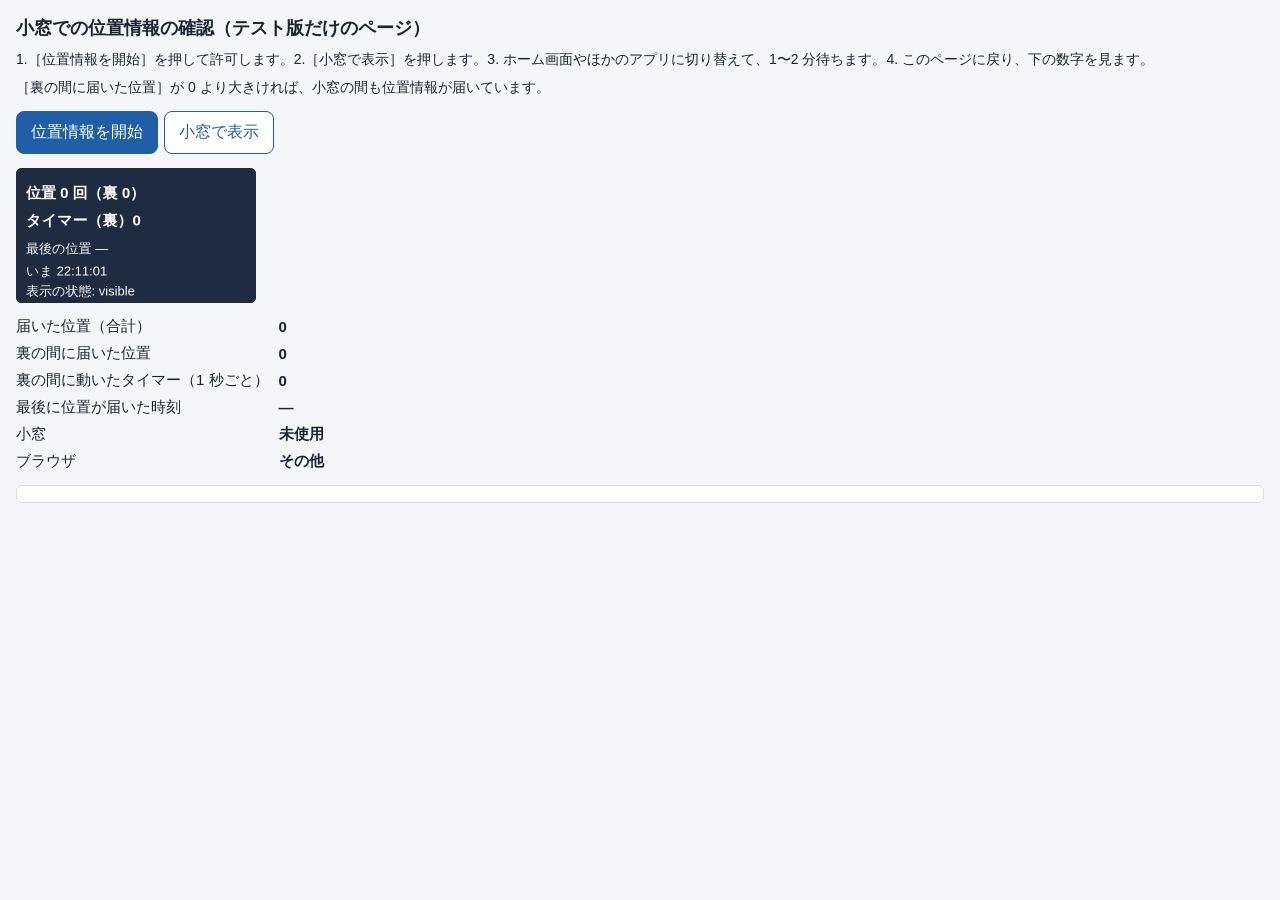
<file: test/pip.html>
<!doctype html>
<html lang="ja">
<head>
<meta charset="utf-8">
<meta name="viewport" content="width=device-width, initial-scale=1">
<meta name="robots" content="noindex">
<title>小窓での位置情報の確認</title>
<style>
  body { margin: 0; padding: 16px; font-family: "Hiragino Sans", "BIZ UDPGothic", sans-serif; background: #f4f6fa; color: #1c2433; }
  h1 { font-size: 18px; margin: 0 0 8px; }
  p { font-size: 14px; line-height: 1.6; margin: 6px 0; }
  button { font: inherit; font-size: 16px; padding: 10px 14px; margin: 6px 6px 6px 0; border: 1px solid #1f5fa8; border-radius: 8px; background: #fff; color: #1f5fa8; }
  button.main { background: #1f5fa8; color: #fff; }
  table { border-collapse: collapse; margin: 10px 0; font-size: 15px; }
  td { padding: 4px 10px 4px 0; } td.v { font-weight: 700; font-variant-numeric: tabular-nums; }
  video { width: 240px; height: 135px; background: #000; border-radius: 6px; display: block; margin: 8px 0; }
  #log { font-size: 12px; white-space: pre-wrap; background: #fff; border: 1px solid #d6dbe4; border-radius: 6px; padding: 8px; max-height: 40vh; overflow: auto; }
</style>
</head>
<body>
<h1>小窓での位置情報の確認（テスト版だけのページ）</h1>
<p>1.［位置情報を開始］を押して許可します。2.［小窓で表示］を押します。3. ホーム画面やほかのアプリに切り替えて、1〜2 分待ちます。4. このページに戻り、下の数字を見ます。</p>
<p>［裏の間に届いた位置］が 0 より大きければ、小窓の間も位置情報が届いています。</p>
<button class="main" id="geo">位置情報を開始</button><button id="pip">小窓で表示</button>
<video id="v" muted playsinline autoplay></video>
<table>
<tr><td>届いた位置（合計）</td><td class="v" id="nAll">0</td></tr>
<tr><td>裏の間に届いた位置</td><td class="v" id="nHid">0</td></tr>
<tr><td>裏の間に動いたタイマー（1 秒ごと）</td><td class="v" id="tHid">0</td></tr>
<tr><td>最後に位置が届いた時刻</td><td class="v" id="last">—</td></tr>
<tr><td>小窓</td><td class="v" id="pipSt">未使用</td></tr>
<tr><td>ブラウザ</td><td class="v" id="ua"></td></tr>
</table>
<div id="log"></div>
<script>
  const $ = (id) => document.getElementById(id);
  const t0 = Date.now(), s = { all: 0, hid: 0, tick: 0, last: null, err: "" };
  const clock = (d) => d ? d.toLocaleTimeString("ja-JP") : "—";
  const log = (m) => { $("log").textContent = `${clock(new Date())} ${m}\n` + $("log").textContent; };
  $("ua").textContent = /iPhone|iPad/.test(navigator.userAgent) ? "iOS" : /Android/.test(navigator.userAgent) ? "Android" : "その他";
  function show() {
    $("nAll").textContent = s.all; $("nHid").textContent = s.hid; $("tHid").textContent = s.tick; $("last").textContent = clock(s.last);
  }
  document.addEventListener("visibilitychange", () => log(`表示の状態: ${document.visibilityState}`));
  setInterval(() => { if (document.hidden) s.tick++; show(); draw(); }, 1000);
  $("geo").onclick = () => {
    if (!navigator.geolocation) { log("位置情報に対応していません"); return; }
    navigator.geolocation.watchPosition((p) => {
      s.all++; s.last = new Date(); if (document.hidden) s.hid++;
      if (document.hidden) log(`裏で位置が届きました（±${Math.round(p.coords.accuracy)} m）`);
      show(); draw();
    }, (e) => { s.err = e.message; log(`位置情報の失敗: ${e.code} ${e.message}`); }, { enableHighAccuracy: true, maximumAge: 0 });
    log("位置情報を開始しました");
  };
  const cv = document.createElement("canvas"); cv.width = 480; cv.height = 270;
  const ctx = cv.getContext("2d");
  function draw() {
    ctx.fillStyle = "#1f2b40"; ctx.fillRect(0, 0, 480, 270); ctx.fillStyle = "#fff";
    ctx.font = "bold 30px sans-serif";
    ctx.fillText(`位置 ${s.all} 回（裏 ${s.hid}）`, 20, 60);
    ctx.fillText(`タイマー（裏）${s.tick}`, 20, 115);
    ctx.font = "26px sans-serif";
    ctx.fillText(`最後の位置 ${clock(s.last)}`, 20, 170);
    ctx.fillText(`いま ${clock(new Date())}`, 20, 215);
    ctx.fillText(document.hidden ? "表示の状態: hidden" : "表示の状態: visible", 20, 255);
  }
  draw();
  const v = $("v");
  try { v.srcObject = cv.captureStream(2); v.play().catch(() => {}); } catch (e) { log(`動画にできません: ${e.message}`); }
  $("pip").onclick = () => {
    if (v.paused) v.play().catch(() => {});
    try {
      if (v.webkitSupportsPresentationMode && v.webkitSupportsPresentationMode("picture-in-picture")) {
        v.webkitSetPresentationMode("picture-in-picture");
        $("pipSt").textContent = "表示中（Safari の方法）"; log("小窓を開きました（Safari の方法）");
      } else if (document.pictureInPictureEnabled && v.requestPictureInPicture) {
        v.requestPictureInPicture().then(() => { $("pipSt").textContent = "表示中"; log("小窓を開きました"); })
          .catch((e) => { $("pipSt").textContent = "失敗"; log(`小窓を開けません: ${e.name} ${e.message}`); });
      } else { $("pipSt").textContent = "対応していません"; log("小窓に対応していません"); }
    } catch (e) { $("pipSt").textContent = "失敗"; log(`小窓を開けません: ${e.name} ${e.message}`); }
  };
  document.addEventListener("click", () => { if (v.paused) v.play().catch(() => {}); }, { once: true, capture: true });
  v.addEventListener("leavepictureinpicture", () => { $("pipSt").textContent = "閉じた"; log("小窓を閉じました"); });
  v.addEventListener("webkitpresentationmodechanged", () => log(`表示モード: ${v.webkitPresentationMode}`));
</script>
</body>
</html>
</file>
<file: guide/guide.css>
:root {
  --paper: #fbfaf7;
  --card: #ffffff;
  --ink: #1d2433;
  --muted: #687089;
  --rule: #dcdfe6;
  --region: #1f5fa8;
  --tier0: #1f5fa8;   
  --tier1: #13896a;   
  --tier2: #d97706;   
  --station: #c2410c;
  --ua: #d1267a;
  --grp: #7c3aed;
  --font-body: "BIZ UDPGothic", "Hiragino Sans", "Hiragino Kaku Gothic ProN", "Meiryo", "メイリオ", "Noto Sans JP", "Noto Sans CJK JP", "Yu Gothic", sans-serif;
  --font-data: "BIZ UDGothic", ui-monospace, Menlo, Consolas, monospace;
}
* { box-sizing: border-box; }
html { -webkit-text-size-adjust: 100%; }
body { margin: 0; background: var(--paper); color: var(--ink); font-family: var(--font-body); font-size: 15px; line-height: 1.8; }
a { color: var(--region); }
a:hover { text-decoration-thickness: 2px; }

.g-head { position: sticky; top: 0; z-index: 10; background: rgba(251, 250, 247, 0.96); border-bottom: 1px solid var(--rule); backdrop-filter: blur(6px); }
.g-head .in { max-width: 860px; margin: 0 auto; padding: 8px 16px; display: flex; align-items: center; gap: 10px 16px; flex-wrap: wrap; }
.g-brand { display: flex; align-items: center; gap: 8px; font-weight: 700; font-size: 16px; color: var(--ink); text-decoration: none; letter-spacing: 0.04em; }
.g-brand img { width: 28px; height: 28px; border-radius: 6px; }
.g-nav { display: flex; gap: 4px; flex-wrap: wrap; margin-left: auto; }
.g-nav a { font-size: 13.5px; padding: 3px 10px; border-radius: 999px; color: var(--ink); text-decoration: none; border: 1px solid transparent; white-space: nowrap; }
.g-nav a[aria-current="page"] { background: var(--region); color: #fff; }
.g-nav a.app { border-color: var(--region); color: var(--region); }
@media (hover: hover) { .g-nav a:not([aria-current]):hover { border-color: var(--rule); background: #fff; } }

main { max-width: 860px; margin: 0 auto; padding: 20px 16px 48px; }
h1 { font-size: 24px; line-height: 1.4; margin: 12px 0 6px; letter-spacing: 0.04em; }
.lead { color: var(--muted); margin: 0 0 18px; }
h2 { font-size: 19px; line-height: 1.4; margin: 40px 0 12px; padding-left: 12px; border-left: 4px solid var(--region); letter-spacing: 0.06em; scroll-margin-top: 64px; }
h3 { font-size: 16px; line-height: 1.5; margin: 26px 0 8px; letter-spacing: 0.04em; scroll-margin-top: 64px; }
h4 { font-size: 15px; margin: 18px 0 6px; }
p { margin: 8px 0; }
ul, ol { margin: 8px 0; padding-left: 1.5em; }
li { margin: 3px 0; }
code, kbd, .mono { font-family: var(--font-data); font-size: 0.92em; }
small, .note { color: var(--muted); font-size: 13px; }

.toc { background: var(--card); border: 1px solid var(--rule); border-radius: 6px; padding: 10px 16px; margin: 16px 0 8px; }
.toc b { font-size: 13px; color: var(--muted); letter-spacing: 0.1em; }
.toc ol { margin: 4px 0 0; padding-left: 1.4em; columns: 2 220px; column-gap: 24px; }
.toc li { break-inside: avoid; }

.ui { font-weight: 700; }

figure { margin: 14px 0; }
figure img { display: block; max-width: 100%; height: auto; border: 1px solid var(--rule); border-radius: 6px; background: #fff; }
figure.phone img { width: 300px; }
figure.wide img { width: 100%; }
figcaption { font-size: 13px; color: var(--muted); margin-top: 4px; line-height: 1.6; }
.figs { display: flex; flex-wrap: wrap; gap: 14px; align-items: flex-start; }
.figs figure { margin: 0; flex: 0 1 300px; }
.figs figure img { width: 100%; }
.side { display: grid; grid-template-columns: 300px 1fr; gap: 18px; align-items: start; margin: 14px 0; }
.side > figure { margin: 0; }
@media (max-width: 640px) { .side { grid-template-columns: 1fr; } figure.phone img, .figs figure { width: 100%; max-width: 340px; flex-basis: 100%; } }
svg.diagram { display: block; max-width: 100%; height: auto; background: #fff; border: 1px solid var(--rule); border-radius: 6px; }

.box { background: #eef3fa; border-left: 3px solid var(--region); border-radius: 0 6px 6px 0; padding: 8px 14px; margin: 12px 0; font-size: 14px; }
.box.warn { background: #fdf3e7; border-left-color: var(--tier2); }

table { border-collapse: collapse; width: 100%; margin: 10px 0; font-size: 14px; background: var(--card); }
th, td { border: 1px solid var(--rule); padding: 6px 10px; text-align: left; vertical-align: top; }
th { background: #f3f4f7; font-weight: 700; white-space: nowrap; }
.tablewrap { overflow-x: auto; }

.chip { display: inline-block; width: 0.9em; height: 0.9em; border-radius: 50%; vertical-align: -0.08em; margin-right: 2px; }
.chip.t0 { background: var(--tier0); } .chip.t1 { background: var(--tier1); } .chip.t2 { background: var(--tier2); }

.cards { display: grid; grid-template-columns: repeat(auto-fill, minmax(240px, 1fr)); gap: 14px; margin: 14px 0; }
.card { background: var(--card); border: 1px solid var(--rule); border-radius: 6px; padding: 12px 14px; }
.card h3 { margin: 0 0 6px; font-size: 15.5px; }
.card p { margin: 0; font-size: 14px; }
.card a.more { font-size: 13px; }

.ver { background: var(--card); border: 1px solid var(--rule); border-radius: 6px; padding: 4px 16px 10px; margin: 14px 0; }
.ver h2 { border: 0; padding: 0; margin: 12px 0 2px; font-size: 18px; }
.ver .date { color: var(--muted); font-size: 13px; font-family: var(--font-data); }

.g-foot { border-top: 1px solid var(--rule); color: var(--muted); font-size: 12.5px; line-height: 1.7; }
.g-foot .in { max-width: 860px; margin: 0 auto; padding: 14px 16px 28px; }
.g-foot p { margin: 4px 0; }
.toc ul { margin: 0 0 4px; padding-left: 1.1em; list-style: none; font-size: 13.5px; }
.toc ul li { margin: 0; }
.toc ul li::before { content: "・"; color: var(--muted); }

.totop { text-align: right; margin: 18px 0 0; font-size: 13px; }
.totop a { color: var(--muted); }
.toc { scroll-margin-top: 64px; }

@media (max-width: 640px) {
  .g-head .in { flex-wrap: nowrap; gap: 8px; padding: 6px 10px; }
  .g-brand { display: none; } 
  .g-nav { margin-left: 0; }
  .g-nav { flex-wrap: nowrap; overflow-x: auto; scrollbar-width: none; gap: 2px; }
  .g-nav::-webkit-scrollbar { display: none; }
  .g-nav a { font-size: 13px; padding: 3px 8px; }
  main { padding-top: 12px; }
  h1 { font-size: 21px; }
  table.set, table.set tbody, table.set tr, table.set td { display: block; width: 100%; }
  table.set thead { display: none; }
  table.set { border: 0; background: transparent; }
  table.set tr { background: var(--card); border: 1px solid var(--rule); border-radius: 6px; padding: 6px 10px; margin: 6px 0; }
  table.set td { border: 0; padding: 1px 0; }
  table.set td:first-child { font-weight: 700; }
  table.set td:nth-child(2)::before { content: "既定値："; color: var(--muted); }
  table.set td:nth-child(2) { font-size: 13.5px; }
}
</file>
